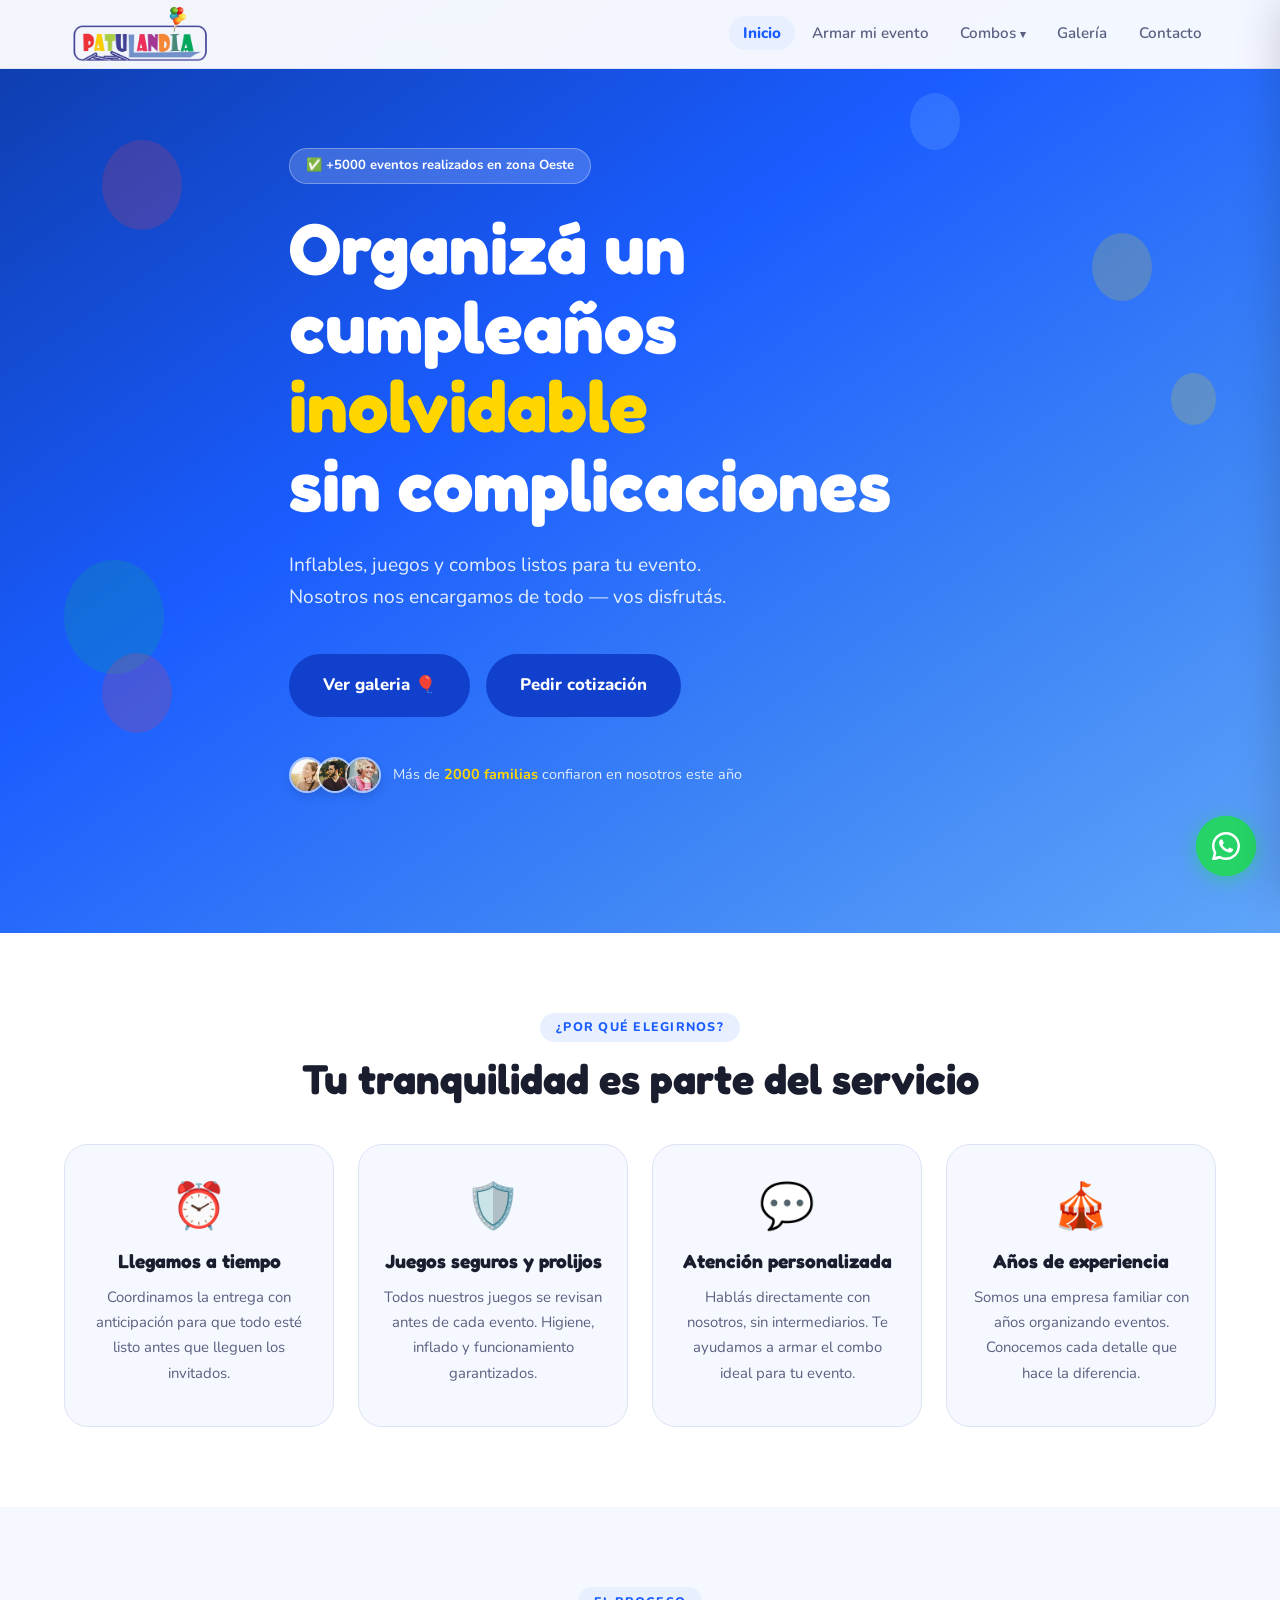
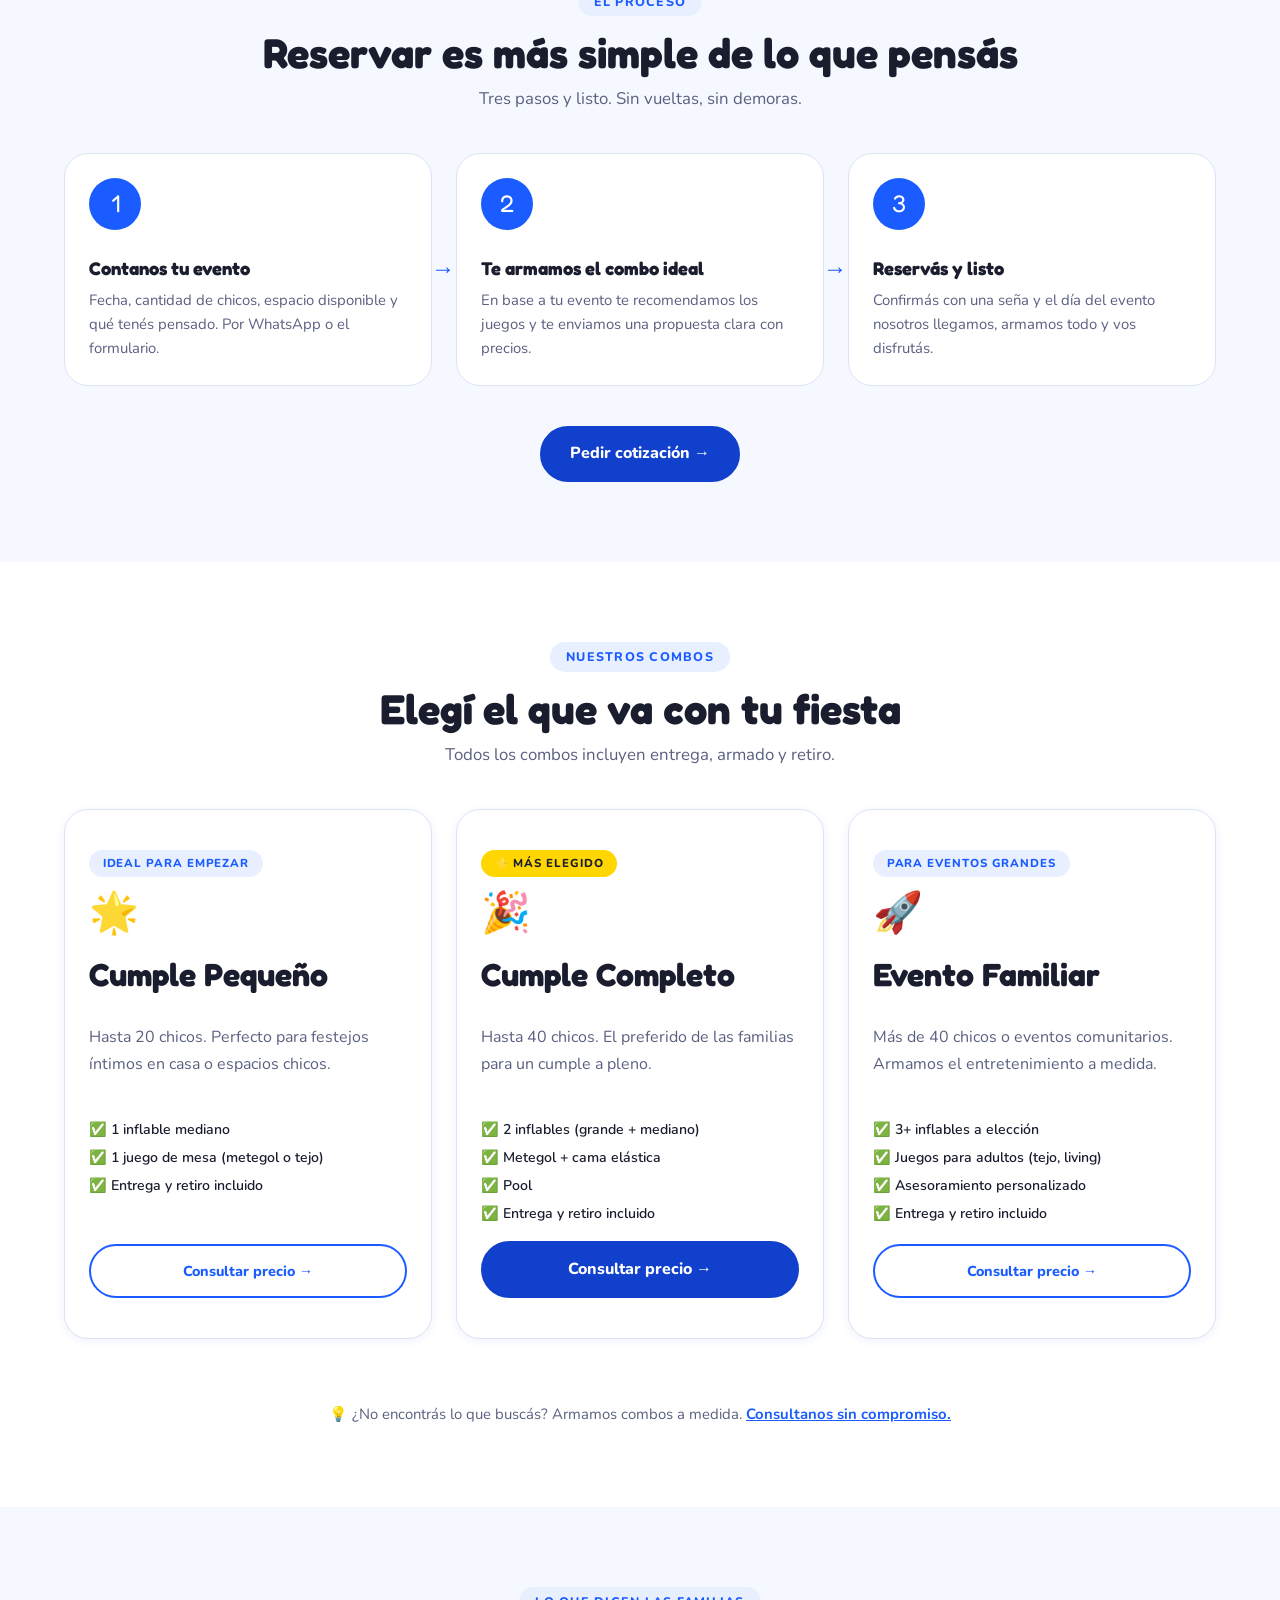
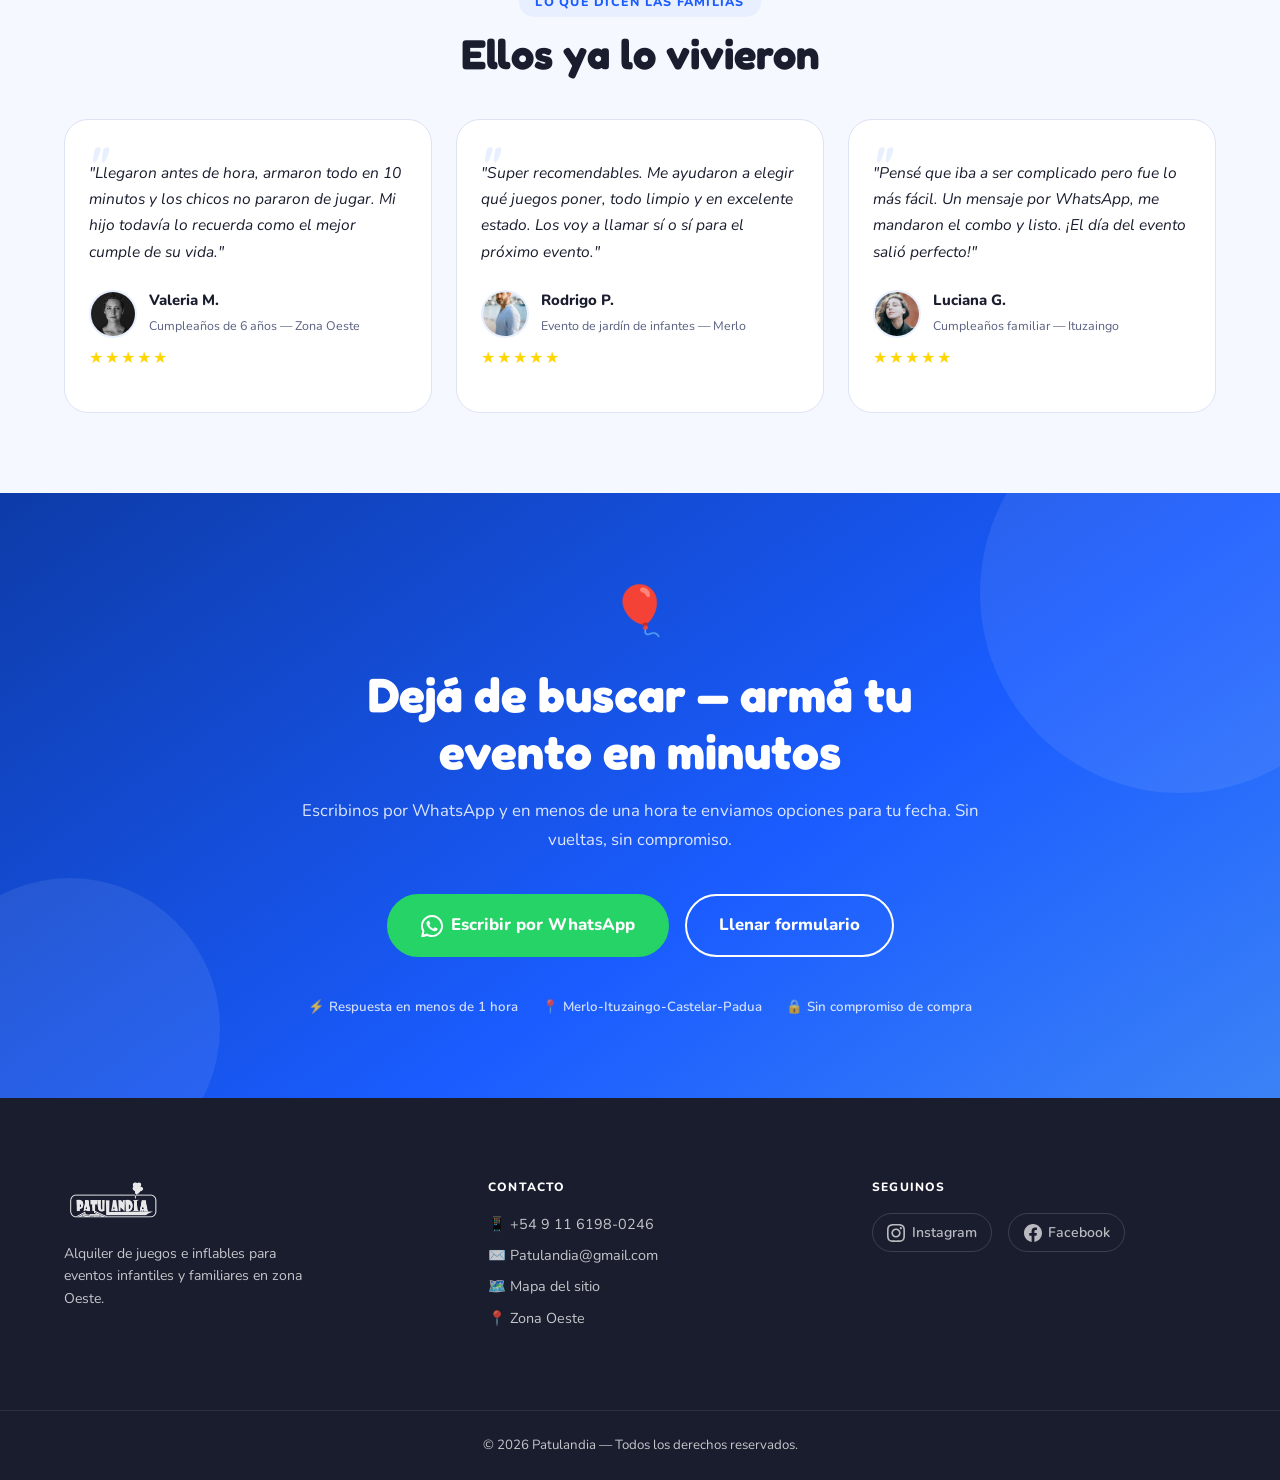
<file: index.html>
<!DOCTYPE html>
<html lang="es">
<head>
  <meta charset="UTF-8" />
  <meta name="viewport" content="width=device-width, initial-scale=1.0" />
  <meta name="description" content="Patulandia — Alquiler de inflables, juegos y combos para eventos infantiles y familiares en GBA y CABA. Puntualidad garantizada." />
  <title>Patulandia — Eventos Infantiles y Familiares</title>

  <link rel="preconnect" href="https://fonts.googleapis.com" />
  <link rel="preconnect" href="https://fonts.gstatic.com" crossorigin />
  <link href="https://fonts.googleapis.com/css2?family=Fredoka+One&family=Nunito:wght@400;600;700;800&display=swap" rel="stylesheet" />
  <link rel="stylesheet" href="./css/estilos.css" />
  <link rel="icon" type="image/png" href="./img/favicon.ico">
</head>
<body>

  <!-- ============================================================
       HEADER
       CORRECCIÓN: el nav-mobile va FUERA del header
       para no romper su layout interno con flex
  ============================================================ -->
  <header class="header" id="header">
    <div class="container header__inner">

      <!-- Logo: tamaño controlado, sin margin que rompa el header -->
      <a href="index.html" class="logo" aria-label="Patulandia — volver al inicio">
        <img
          src="./img/LogoPatulandia_PNG.png"
          alt="Patulandia"
          class="logo__img"
        />
      </a>

      <!-- Navegación desktop (oculta en mobile) -->
      <nav class="nav" aria-label="Menú principal">
        <ul class="nav__list">
          <li><a class="nav__link nav__link--active-page" href="index.html">Inicio</a></li>
          <li><a class="nav__link" href="armar-evento.html">Armar mi evento</a></li>
          <li class="nav__item--dropdown">
            <a class="nav__link nav__link--has-dropdown" href="#" aria-haspopup="true">Combos</a>
          <div class="nav__dropdown" role="menu">
            <div class="nav__dropdown-group">
              <span class="nav__dropdown-label">🎈 Combos Inflables</span>
              <a class="nav__dropdown-link" href="inflable-2x2.html" role="menuitem"><span class="dd-icon">🏠</span><span class="dd-text">Inflable 2x2<span class="dd-badge--hot">🔥 Más pedido</span></span></a>
              <a class="nav__dropdown-link" href="inflable-3x3.html" role="menuitem"><span class="dd-icon">🏠</span><span class="dd-text">Inflable 3x3</span></a>
              <a class="nav__dropdown-link" href="inflable-4x4.html" role="menuitem"><span class="dd-icon">🏠</span><span class="dd-text">Inflable 4x4</span></a>
              <a class="nav__dropdown-link" href="inflable-6x4.html" role="menuitem"><span class="dd-icon">🏠</span><span class="dd-text">Inflable 6x4</span></a>
            </div>
            <div class="nav__dropdown-divider"></div>
            <div class="nav__dropdown-group">
              <span class="nav__dropdown-label">✨ Combos Especiales</span>
                <a class="nav__dropdown-link" href="combo-kids.html" role="menuitem"><span class="dd-icon">🧸</span><span class="dd-text">Combo Kids</span><span class="dd-badge">Popular</span></a>
                <a class="nav__dropdown-link" href="combo-jovenes.html" role="menuitem"><span class="dd-icon">🕹️</span><span class="dd-text">Combo Jóvenes</span></a>
                <a class="nav__dropdown-link" href="combo-saltarin.html" role="menuitem"><span class="dd-icon">🎉</span><span class="dd-text">Combo Saltarín</span></a>
                <a class="nav__dropdown-link" href="combo-adultos.html" role="menuitem"><span class="dd-icon">🎱</span><span class="dd-text">Combo Adultos</span></a>
            </div>
          </div>
          </li>
          <li><a class="nav__link" href="galeria.html">Galería</a></li>
          <li><a class="nav__link" href="contacto.html">Contacto</a></li>
        </ul>
      </nav>

      <!-- Botón hamburguesa -->
      <button
        class="hamburger"
        id="hamburger"
        aria-label="Abrir menú"
        aria-expanded="false"
        aria-controls="navMobile"
        type="button"
      >
        <span></span>
        <span></span>
        <span></span>
      </button>
    </div>
  </header>

  <!--
    NAV MOBILE
  -->
  <div class="nav-mobile-overlay" id="navOverlay" aria-hidden="true"></div>
  <nav class="nav-mobile" id="navMobile" aria-hidden="true" aria-label="Menú mobile">
    <div class="nav-mobile__top">
      <a href="index.html"><img src="./img/LogoPatulandia_PNG.png" alt="Patulandia" class="nav-mobile__logo" /></a>
      <button class="nav-mobile__close" id="navClose" aria-label="Cerrar menú" type="button">✕</button>
    </div>
    <ul class="nav-mobile__list">
      <li><a class="nav-mobile__link nav__link--active-page" href="index.html">Inicio</a></li>
      <li><a class="nav-mobile__link" href="armar-evento.html">Armar mi evento</a></li>
      <li class="nav-mobile__item--parent">
        <a class="nav-mobile__link nav-mobile__link--parent" href="#" aria-expanded="false">
          Combos <span class="nav-mobile__arrow" aria-hidden="true">▾</span>
        </a>
        <div class="nav-mobile__submenu" aria-hidden="true">
          <span class="nav-mobile__submenu-label">🎈 Inflables</span>
          <a class="nav-mobile__submenu-link" href="inflable-2x2.html"><span class="sm-icon">🏠</span> Inflable 2x2<span class="dd-badge dd-badge--hot">🔥 Más pedido</span></a>
          <a class="nav-mobile__submenu-link" href="inflable-3x3.html"><span class="sm-icon">🏠</span> Inflable 3x3</a>
          <a class="nav-mobile__submenu-link" href="inflable-4x4.html"><span class="sm-icon">🏠</span> Inflable 4x4</a>
          <a class="nav-mobile__submenu-link" href="inflable-6x4.html"><span class="sm-icon">🏠</span> Inflable 6x4</a>
          <div class="nav-mobile__submenu-divider"></div>
          <span class="nav-mobile__submenu-label">✨ Especiales</span>
          <a class="nav-mobile__submenu-link" href="combo-kids.html"><span class="sm-icon">🧸</span> Combo Kids<span class="dd-badge">Popular</span></a>
          <a class="nav-mobile__submenu-link" href="combo-jovenes.html"><span class="sm-icon">🕹️</span> Combo Jóvenes</a>
          <a class="nav-mobile__submenu-link" href="combo-saltarin.html"><span class="sm-icon">🎉</span> Combo Saltarín</a>
          <a class="nav-mobile__submenu-link" href="combo-adultos.html"><span class="sm-icon">🎱</span> Combo Adultos</a>
        </div>
      </li>
      <li><a class="nav-mobile__link" href="galeria.html">Galería</a></li>
      <li><a class="nav-mobile__link" href="contacto.html">Contacto</a></li>
    </ul>
  </nav>


  <!-- ============================================================
       SECCIÓN 1 — HERO
  ============================================================ -->
  <section class="hero" id="inicio" aria-label="Inicio">

    <div class="hero__balloons" aria-hidden="true">
      <div class="balloon balloon--red"></div>
      <div class="balloon balloon--yellow"></div>
      <div class="balloon balloon--green"></div>
      <div class="balloon balloon--blue"></div>
      <div class="balloon balloon--red b2"></div>
      <div class="balloon balloon--yellow b3"></div>
    </div>

    <div class="container hero__content">
      <span class="hero__badge reveal">✅ +5000 eventos realizados en zona Oeste</span>

      <h1 class="hero__title reveal reveal--delay-1">
        Organizá un cumpleaños<br />
        <em>inolvidable</em><br />
        sin complicaciones
      </h1>

      <p class="hero__subtitle reveal reveal--delay-2">
        Inflables, juegos y combos listos para tu evento.<br />
        Nosotros nos encargamos de todo — vos disfrutás.
      </p>

      <div class="hero__actions reveal reveal--delay-3">
        <a href="galeria.html" class="btn btn--primary btn--large">Ver galeria 🎈</a>
        <a href="contacto.html" class="btn btn--ghost btn--large">Pedir cotización</a>
      </div>

      <div class="hero__social-proof reveal reveal--delay-4">
    <div class="avatars" aria-hidden="true">
      <img 
        src="./img/mujer_sonriendo.webp" 
        alt="Cliente satisfecho"
        width="40"
        height="40"
        loading="lazy"
        />

      <img 
        src="./img/hombre_mirando_horizonte.webp" 
        alt="Cliente satisfecho"
        width="40"
        height="40"
        loading="lazy"
      />

      <img 
        src="./img/mujer_mayor_sonriendo.webp" 
        alt="Cliente satisfecha"
        width="40"
        height="40"
        loading="lazy"
      />
    </div>

  <p>Más de <strong>2000 familias</strong> confiaron en nosotros este año</p>
</div>
  </section>


  <!-- ============================================================
       SECCIÓN 2 — CONFIANZA
  ============================================================ -->
  <section class="trust" id="confianza" aria-label="Por qué elegirnos">
    <div class="container">
      <div class="section-header reveal">
        <span class="section-label">¿Por qué elegirnos?</span>
        <h2 class="section-title">Tu tranquilidad es parte del servicio</h2>
      </div>

      <div class="trust__grid">
        <article class="trust-card reveal">
          <div class="trust-card__icon" aria-hidden="true">⏰</div>
          <h3 class="trust-card__title">Llegamos a tiempo</h3>
          <p class="trust-card__text">Coordinamos la entrega con anticipación para que todo esté listo antes que lleguen los invitados.</p>
        </article>
        <article class="trust-card reveal reveal--delay-1">
          <div class="trust-card__icon" aria-hidden="true">🛡️</div>
          <h3 class="trust-card__title">Juegos seguros y prolijos</h3>
          <p class="trust-card__text">Todos nuestros juegos se revisan antes de cada evento. Higiene, inflado y funcionamiento garantizados.</p>
        </article>
        <article class="trust-card reveal reveal--delay-2">
          <div class="trust-card__icon" aria-hidden="true">💬</div>
          <h3 class="trust-card__title">Atención personalizada</h3>
          <p class="trust-card__text">Hablás directamente con nosotros, sin intermediarios. Te ayudamos a armar el combo ideal para tu evento.</p>
        </article>
        <article class="trust-card reveal reveal--delay-3">
          <div class="trust-card__icon" aria-hidden="true">🎪</div>
          <h3 class="trust-card__title">Años de experiencia</h3>
          <p class="trust-card__text">Somos una empresa familiar con años organizando eventos. Conocemos cada detalle que hace la diferencia.</p>
        </article>
      </div>
    </div>
  </section>


  <!-- ============================================================
       SECCIÓN 3 — CÓMO FUNCIONA
  ============================================================ -->
  <section class="how" id="como-funciona" aria-label="Cómo funciona">
    <div class="container">
      <div class="section-header reveal">
        <span class="section-label">El proceso</span>
        <h2 class="section-title">Reservar es más simple de lo que pensás</h2>
        <p class="section-subtitle">Tres pasos y listo. Sin vueltas, sin demoras.</p>
      </div>

      <div class="how__steps">
        <div class="step reveal">
          <div class="step__number" aria-hidden="true">1</div>
          <div class="step__content">
            <h3 class="step__title">Contanos tu evento</h3>
            <p class="step__text">Fecha, cantidad de chicos, espacio disponible y qué tenés pensado. Por WhatsApp o el formulario.</p>
          </div>
          <div class="step__arrow" aria-hidden="true">→</div>
        </div>
        <div class="step reveal reveal--delay-1">
          <div class="step__number" aria-hidden="true">2</div>
          <div class="step__content">
            <h3 class="step__title">Te armamos el combo ideal</h3>
            <p class="step__text">En base a tu evento te recomendamos los juegos y te enviamos una propuesta clara con precios.</p>
          </div>
          <div class="step__arrow" aria-hidden="true">→</div>
        </div>
        <div class="step reveal reveal--delay-2">
          <div class="step__number" aria-hidden="true">3</div>
          <div class="step__content">
            <h3 class="step__title">Reservás y listo</h3>
            <p class="step__text">Confirmás con una seña y el día del evento nosotros llegamos, armamos todo y vos disfrutás.</p>
          </div>
        </div>
      </div>

      <div class="how__cta reveal">
        <a href="contacto.html" class="btn btn--primary">Pedir cotización →</a>
      </div>
    </div>
  </section>


  <!-- ============================================================
       SECCIÓN 4 — COMBOS
  ============================================================ -->
  <section class="combos" id="combos" aria-label="Combos y paquetes">
    <div class="container">
      <div class="section-header reveal">
        <span class="section-label">Nuestros combos</span>
        <h2 class="section-title">Elegí el que va con tu fiesta</h2>
        <p class="section-subtitle">Todos los combos incluyen entrega, armado y retiro.</p>
      </div>

      <div class="combos__grid">
        <article class="combo-card reveal">
          <div class="combo-card__badge">Ideal para empezar</div>
          <div class="combo-card__emoji" aria-hidden="true">🌟</div>
          <h3 class="combo-card__title">Cumple Pequeño</h3>
          <p class="combo-card__desc">Hasta 20 chicos. Perfecto para festejos íntimos en casa o espacios chicos.</p>
          <ul class="combo-card__list" aria-label="Incluye">
            <li>✅ 1 inflable mediano</li>
            <li>✅ 1 juego de mesa (metegol o tejo)</li>
            <li>✅ Entrega y retiro incluido</li>
          </ul>
          <a href="contacto.html" class="btn btn--card">Consultar precio →</a>
        </article>

        <article class="combo-card combo-card--max reveal reveal--delay-1">
          <div class="combo-card__badge combo-card__badge--featured">⭐ Más elegido</div>
          <div class="combo-card__emoji" aria-hidden="true">🎉</div>
          <h3 class="combo-card__title">Cumple Completo</h3>
          <p class="combo-card__desc">Hasta 40 chicos. El preferido de las familias para un cumple a pleno.</p>
          <ul class="combo-card__list" aria-label="Incluye">
            <li>✅ 2 inflables (grande + mediano)</li>
            <li>✅ Metegol + cama elástica</li>
            <li>✅ Pool</li>
            <li>✅ Entrega y retiro incluido</li>
          </ul>
          <a href="contacto.html" class="btn btn--primary">Consultar precio →</a>
        </article>

        <article class="combo-card reveal reveal--delay-2">
          <div class="combo-card__badge">Para eventos grandes</div>
          <div class="combo-card__emoji" aria-hidden="true">🚀</div>
          <h3 class="combo-card__title">Evento Familiar</h3>
          <p class="combo-card__desc">Más de 40 chicos o eventos comunitarios. Armamos el entretenimiento a medida.</p>
          <ul class="combo-card__list" aria-label="Incluye">
            <li>✅ 3+ inflables a elección</li>
            <li>✅ Juegos para adultos (tejo, living)</li>
            <li>✅ Asesoramiento personalizado</li>
            <li>✅ Entrega y retiro incluido</li>
          </ul>
          <a href="contacto.html" class="btn btn--card">Consultar precio →</a>
        </article>
      </div>

      <p class="combos__note reveal">
        💡 ¿No encontrás lo que buscás? Armamos combos a medida.
        <a href="contacto.html">Consultanos sin compromiso.</a>
      </p>
    </div>
  </section>


  <!-- ============================================================
       SECCIÓN 5 — TESTIMONIOS
  ============================================================ -->
  <section class="testimonios" id="testimonios" aria-label="Opiniones de clientes">
    <div class="container">
      <div class="section-header reveal">
        <span class="section-label">Lo que dicen las familias</span>
        <h2 class="section-title">Ellos ya lo vivieron</h2>
      </div>

      <div class="testimonios__grid">
        <blockquote class="testimonio reveal">
          <p class="testimonio__text">"Llegaron antes de hora, armaron todo en 10 minutos y los chicos no pararon de jugar. Mi hijo todavía lo recuerda como el mejor cumple de su vida."</p>
          <footer class="testimonio__footer">
            <img src="img/mujer_pelo_corto.webp" alt="Foto de Valeria" class="testimonio__avatar" width="48" height="48" loading="lazy" />
            <div>
              <cite class="testimonio__name">Valeria M.</cite>
              <span class="testimonio__detail">Cumpleaños de 6 años — Zona Oeste</span>
            </div>
          </footer>
          <div class="testimonio__stars" aria-label="5 estrellas">★★★★★</div>
        </blockquote>

        <blockquote class="testimonio reveal reveal--delay-1">
          <p class="testimonio__text">"Super recomendables. Me ayudaron a elegir qué juegos poner, todo limpio y en excelente estado. Los voy a llamar sí o sí para el próximo evento."</p>
          <footer class="testimonio__footer">
            <img src="img/hombre_en_la_playa.webp" alt="Foto de Rodrigo" class="testimonio__avatar" width="48" height="48" loading="lazy" />
            <div>
              <cite class="testimonio__name">Rodrigo P.</cite>
              <span class="testimonio__detail">Evento de jardín de infantes — Merlo</span>
            </div>
          </footer>
          <div class="testimonio__stars" aria-label="5 estrellas">★★★★★</div>
        </blockquote>

        <blockquote class="testimonio reveal reveal--delay-2">
          <p class="testimonio__text">"Pensé que iba a ser complicado pero fue lo más fácil. Un mensaje por WhatsApp, me mandaron el combo y listo. ¡El día del evento salió perfecto!"</p>
          <footer class="testimonio__footer">
            <img src="img/cliente_satisfecha_2.webp" alt="Foto de Luciana" class="testimonio__avatar" width="48" height="48" loading="lazy" />
            <div>
              <cite class="testimonio__name">Luciana G.</cite>
              <span class="testimonio__detail">Cumpleaños familiar — Ituzaingo</span>
            </div>
          </footer>
          <div class="testimonio__stars" aria-label="5 estrellas">★★★★★</div>
        </blockquote>
      </div>
    </div>
  </section>

  

  <!-- ============================================================
       SECCIÓN 7 — CTA FINAL
  ============================================================ -->
  <section class="cta-final" id="contacto" aria-label="Reservar evento">
    <div class="container cta-final__inner">
      <div class="cta-final__content reveal">
        <span class="cta-final__emoji" aria-hidden="true">🎈</span>
        <h2 class="cta-final__title">Dejá de buscar — armá tu evento en minutos</h2>
        <p class="cta-final__subtitle">
          Escribinos por WhatsApp y en menos de una hora te enviamos opciones para tu fecha. Sin vueltas, sin compromiso.
        </p>
        <div class="cta-final__actions">
          <a
            href="https://wa.me/5491161980246?text=Hola%20Patulandia!%20Quiero%20consultar%20por%20un%20evento"
            class="btn btn--whatsapp btn--large"
            target="_blank"
            rel="noopener noreferrer"
          >
            <svg width="22" height="22" viewBox="0 0 24 24" fill="currentColor" aria-hidden="true">
              <path d="M17.472 14.382c-.297-.149-1.758-.867-2.03-.967-.273-.099-.471-.148-.67.15-.197.297-.767.966-.94 1.164-.173.199-.347.223-.644.075-.297-.15-1.255-.463-2.39-1.475-.883-.788-1.48-1.761-1.653-2.059-.173-.297-.018-.458.13-.606.134-.133.298-.347.446-.52.149-.174.198-.298.298-.497.099-.198.05-.371-.025-.52-.075-.149-.669-1.612-.916-2.207-.242-.579-.487-.5-.669-.51-.173-.008-.371-.01-.57-.01-.198 0-.52.074-.792.372-.272.297-1.04 1.016-1.04 2.479 0 1.462 1.065 2.875 1.213 3.074.149.198 2.096 3.2 5.077 4.487.709.306 1.262.489 1.694.625.712.227 1.36.195 1.871.118.571-.085 1.758-.719 2.006-1.413.248-.694.248-1.289.173-1.413-.074-.124-.272-.198-.57-.347z"/>
              <path d="M12 0C5.373 0 0 5.373 0 12c0 2.123.554 4.112 1.523 5.837L.057 23.882a.5.5 0 00.611.611l6.094-1.479A11.94 11.94 0 0012 24c6.627 0 12-5.373 12-12S18.627 0 12 0zm0 21.9a9.87 9.87 0 01-5.032-1.378l-.36-.214-3.73.905.923-3.634-.235-.374A9.869 9.869 0 012.1 12C2.1 6.533 6.533 2.1 12 2.1S21.9 6.533 21.9 12 17.467 21.9 12 21.9z"/>
            </svg>
            Escribir por WhatsApp
          </a>
          <a href="contacto.html" class="btn btn--outline-white btn--large">Llenar formulario</a>
        </div>
        <ul class="cta-final__trust" aria-label="Garantías">
          <li>⚡ Respuesta en menos de 1 hora</li>
          <li>📍 Merlo-Ituzaingo-Castelar-Padua</li>
          <li>🔒 Sin compromiso de compra</li>
        </ul>
      </div>
    </div>
  </section>


  <!-- ============================================================
       FOOTER
  ============================================================ -->
  <footer class="footer" id="footer">
    <div class="container footer__inner">

      <div class="footer__brand">
        <a href="index.html" class="footer__logo-link" aria-label="Patulandia — inicio">
          <img src="./img/LogoPatulandia_PNG.png" alt="Patulandia" class="footer__logo-img" />
        </a>
        <p class="footer__tagline">Alquiler de juegos e inflables para eventos infantiles y familiares en zona Oeste.</p>
      </div>

      <div class="footer__contact">
        <h3 class="footer__heading">Contacto</h3>
        <ul class="footer__list">  
        <li>
          <a href="https://wa.me/5491161980246?text=Hola%20quiero%20consultar%20por%20un%20evento"
          target="_blank" rel="noopener noreferrer"> 📱 +54 9 11 6198-0246</a>
        </li>

          <li><a href="mailto:patulandia@gmail">✉️ Patulandia@gmail.com</a></li>
          <li><a href="mapa-sitio.html">🗺️ Mapa del sitio</a></li>
          <li>📍 Zona Oeste</li>
        </ul>
      </div>

      <div class="footer__social">
        <h3 class="footer__heading">Seguinos</h3>
        <div class="social-links">
          <a href="https://www.instagram.com/patulandia.entretenimientos/" class="social-link" aria-label="Instagram de Patulandia" target="_blank" rel="noopener noreferrer">
            <svg width="18" height="18" viewBox="0 0 24 24" fill="currentColor" aria-hidden="true">
              <path d="M12 2.163c3.204 0 3.584.012 4.85.07 3.252.148 4.771 1.691 4.919 4.919.058 1.265.069 1.645.069 4.849 0 3.205-.012 3.584-.069 4.849-.149 3.225-1.664 4.771-4.919 4.919-1.266.058-1.644.07-4.85.07-3.204 0-3.584-.012-4.849-.07-3.26-.149-4.771-1.699-4.919-4.92-.058-1.265-.07-1.644-.07-4.849 0-3.204.013-3.583.07-4.849.149-3.227 1.664-4.771 4.919-4.919 1.266-.057 1.645-.069 4.849-.069zm0-2.163c-3.259 0-3.667.014-4.947.072-4.358.2-6.78 2.618-6.98 6.98-.059 1.281-.073 1.689-.073 4.948 0 3.259.014 3.668.072 4.948.2 4.358 2.618 6.78 6.98 6.98 1.281.058 1.689.072 4.948.072 3.259 0 3.668-.014 4.948-.072 4.354-.2 6.782-2.618 6.979-6.98.059-1.28.073-1.689.073-4.948 0-3.259-.014-3.667-.072-4.947-.196-4.354-2.617-6.78-6.979-6.98-1.281-.059-1.69-.073-4.949-.073zm0 5.838c-3.403 0-6.162 2.759-6.162 6.162s2.759 6.163 6.162 6.163 6.162-2.759 6.162-6.163c0-3.403-2.759-6.162-6.162-6.162zm0 10.162c-2.209 0-4-1.79-4-4 0-2.209 1.791-4 4-4s4 1.791 4 4c0 2.21-1.791 4-4 4zm6.406-11.845c-.796 0-1.441.645-1.441 1.44s.645 1.44 1.441 1.44c.795 0 1.439-.645 1.439-1.44s-.644-1.44-1.439-1.44z"/>
            </svg>
            Instagram
          </a>
          <a href="https://www.facebook.com/AlquilerdeInflablesPatulandia?locale=es_LA" class="social-link" aria-label="Facebook de Patulandia" target="_blank" rel="noopener noreferrer">
            <svg width="18" height="18" viewBox="0 0 24 24" fill="currentColor" aria-hidden="true">
              <path d="M24 12.073c0-6.627-5.373-12-12-12s-12 5.373-12 12c0 5.99 4.388 10.954 10.125 11.854v-8.385H7.078v-3.47h3.047V9.43c0-3.007 1.792-4.669 4.533-4.669 1.312 0 2.686.235 2.686.235v2.953H15.83c-1.491 0-1.956.925-1.956 1.874v2.25h3.328l-.532 3.47h-2.796v8.385C19.612 23.027 24 18.062 24 12.073z"/>
            </svg>
            Facebook
          </a>
        </div>
      </div>
    </div>

    <div class="footer__bottom">
      <div class="container">
        <p>© <span id="currentYear"></span> Patulandia — Todos los derechos reservados.</p>
      </div>
    </div>
  </footer>


  <!-- Botón flotante WhatsApp -->
  <a
    href="https://wa.me/5491161980246?text=Hola%20Patulandia!%20Quiero%20consultar%20por%20un%20evento"
    class="whatsapp-float"
    target="_blank"
    rel="noopener noreferrer"
    aria-label="Contactar por WhatsApp"
  >
    <svg width="28" height="28" viewBox="0 0 24 24" fill="currentColor" aria-hidden="true">
      <path d="M17.472 14.382c-.297-.149-1.758-.867-2.03-.967-.273-.099-.471-.148-.67.15-.197.297-.767.966-.94 1.164-.173.199-.347.223-.644.075-.297-.15-1.255-.463-2.39-1.475-.883-.788-1.48-1.761-1.653-2.059-.173-.297-.018-.458.13-.606.134-.133.298-.347.446-.52.149-.174.198-.298.298-.497.099-.198.05-.371-.025-.52-.075-.149-.669-1.612-.916-2.207-.242-.579-.487-.5-.669-.51-.173-.008-.371-.01-.57-.01-.198 0-.52.074-.792.372-.272.297-1.04 1.016-1.04 2.479 0 1.462 1.065 2.875 1.213 3.074.149.198 2.096 3.2 5.077 4.487.709.306 1.262.489 1.694.625.712.227 1.36.195 1.871.118.571-.085 1.758-.719 2.006-1.413.248-.694.248-1.289.173-1.413-.074-.124-.272-.198-.57-.347z"/>
      <path d="M12 0C5.373 0 0 5.373 0 12c0 2.123.554 4.112 1.523 5.837L.057 23.882a.5.5 0 00.611.611l6.094-1.479A11.94 11.94 0 0012 24c6.627 0 12-5.373 12-12S18.627 0 12 0zm0 21.9a9.87 9.87 0 01-5.032-1.378l-.36-.214-3.73.905.923-3.634-.235-.374A9.869 9.869 0 012.1 12C2.1 6.533 6.533 2.1 12 2.1S21.9 6.533 21.9 12 17.467 21.9 12 21.9z"/>
    </svg>
    <span class="whatsapp-float__pulse" aria-hidden="true"></span>
  </a>

  <script src="./js/index.js"></script>
</body>
</html>
</file>
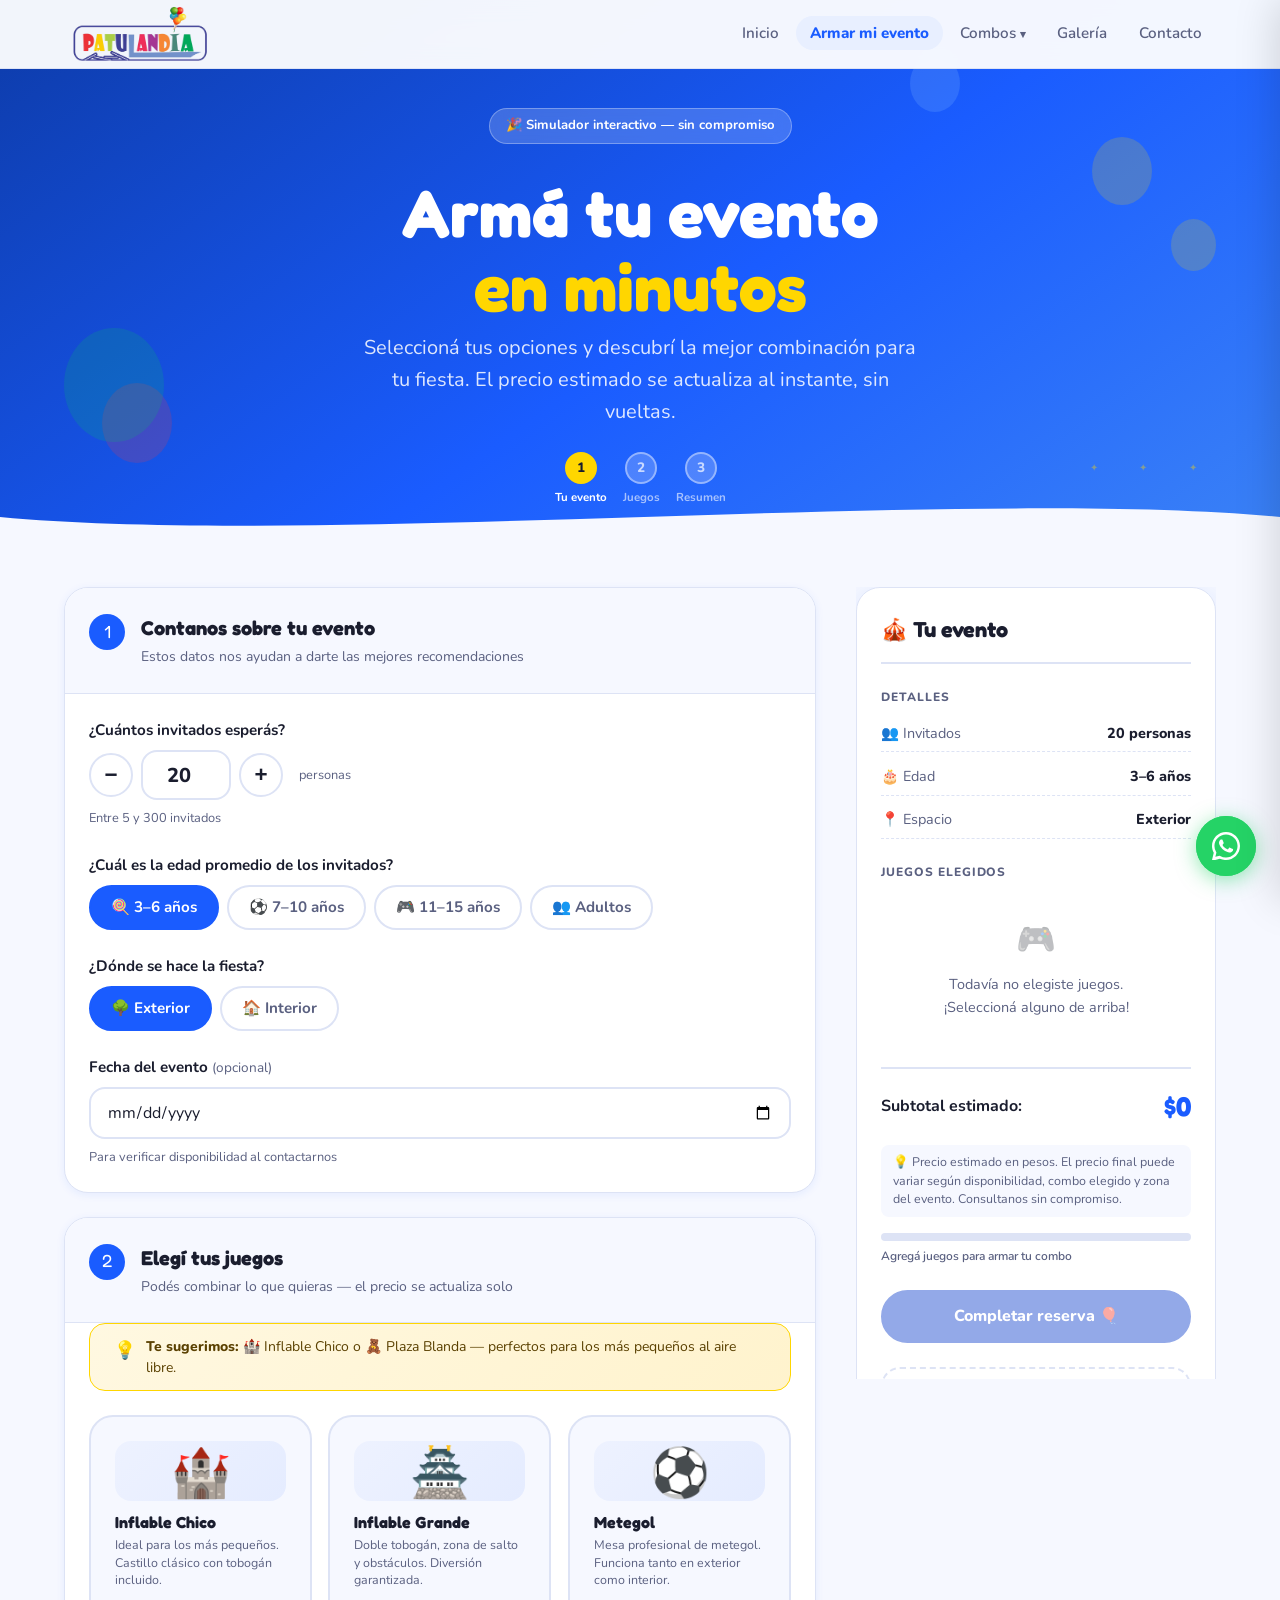
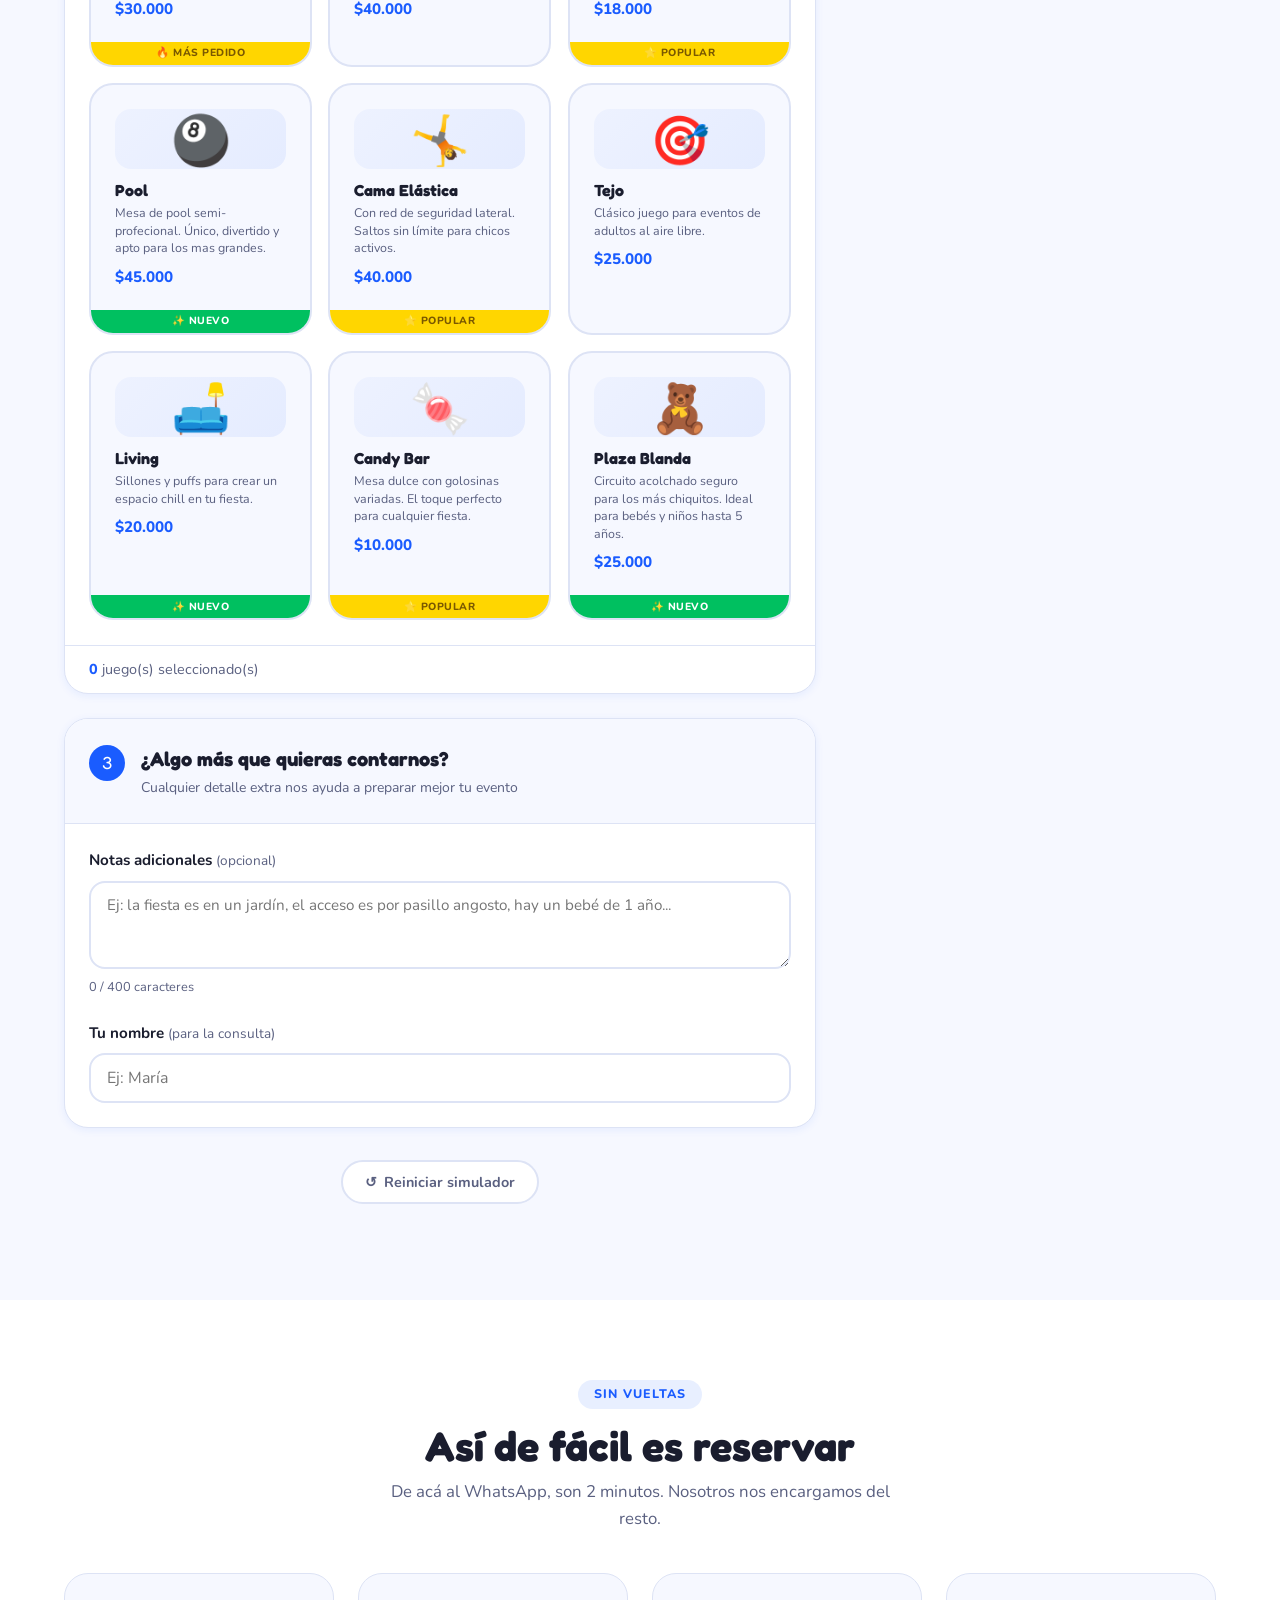
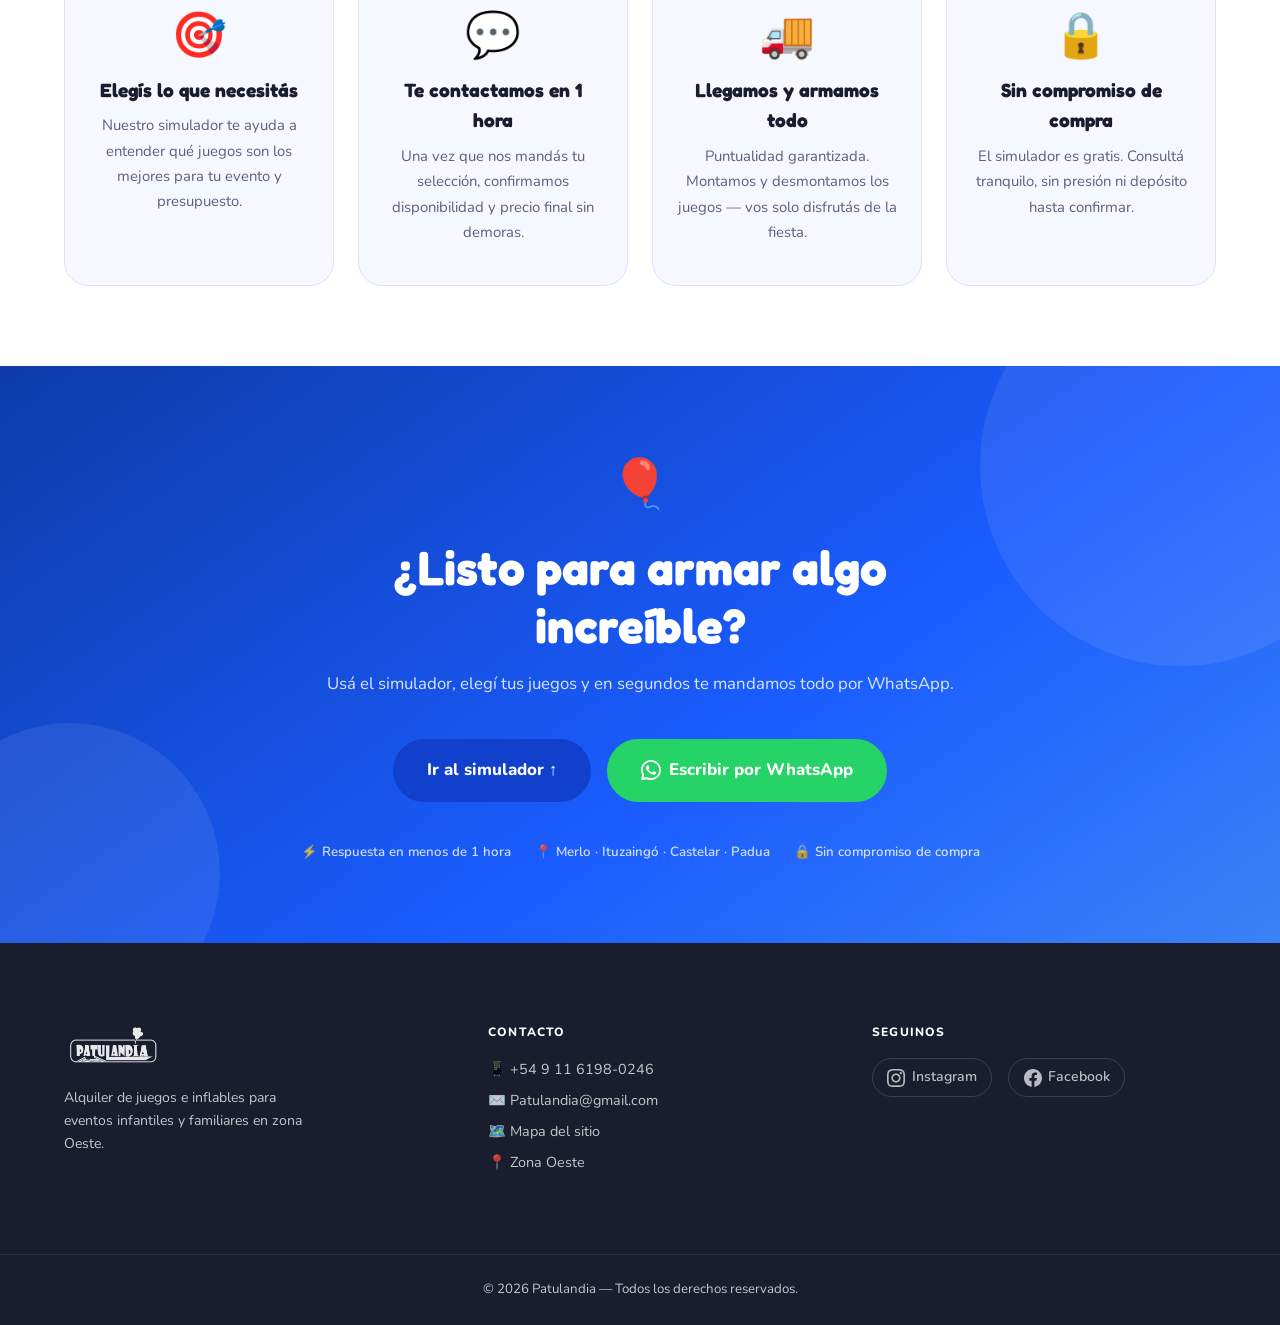
<file: armar-evento.html>
<!DOCTYPE html>
<html lang="es">
<head>
  <meta charset="UTF-8" />
  <meta name="viewport" content="width=device-width, initial-scale=1.0" />
  <meta name="description" content="Patulandia — Armá tu evento ideal. Seleccioná juegos, estimá el presupuesto y reservá en minutos. Inflables y juegos para fiestas en Zona Oeste." />
  <title>Armá tu evento — Patulandia</title>

  <link rel="preconnect" href="https://fonts.googleapis.com" />
  <link rel="preconnect" href="https://fonts.gstatic.com" crossorigin />
  <link href="https://fonts.googleapis.com/css2?family=Fredoka+One&family=Nunito:wght@400;600;700;800&display=swap" rel="stylesheet" />
  <link rel="icon" type="image/png" href="./img/favicon.ico">

  <link rel="stylesheet" href="./css/estilos.css" />
  <link rel="stylesheet" href="./css/estilos-nuevos.css">
</head>
<body>

  <!-- ============================================================
      HEADER — idéntico al index
  ============================================================ -->
  <header class="header" id="header">
    <div class="container header__inner">
      <a href="index.html" class="logo" aria-label="Patulandia — volver al inicio">
        <img
          src="./img/LogoPatulandia_PNG.png"
          alt="Patulandia"
          class="logo__img"
        />
      </a>

      <nav class="nav" aria-label="Menú principal">
        <ul class="nav__list">
          <li><a class="nav__link" href="index.html">Inicio</a></li>
          <li><a class="nav__link nav__link--active-page" href="armar-evento.html">Armar mi evento</a></li>
          <li class="nav__item--dropdown">
            <a class="nav__link nav__link--has-dropdown" href="javascript:void(0)" aria-haspopup="true">Combos</a>
          <div class="nav__dropdown" role="menu">
            <div class="nav__dropdown-group">
            <span class="nav__dropdown-label">🎈 Combos Inflables</span>
              <a class="nav__dropdown-link" href="inflable-2x2.html" role="menuitem"><span class="dd-icon">🏠</span><span class="dd-text">Inflable 2x2<span class="dd-badge--hot">🔥 Más pedido</span></span></a>
            <a class="nav__dropdown-link" href="inflable-3x3.html" role="menuitem"><span class="dd-icon">🏠</span><span class="dd-text">Inflable 3x3</span></a>
            <a class="nav__dropdown-link" href="inflable-4x4.html" role="menuitem"><span class="dd-icon">🏠</span><span class="dd-text">Inflable 4x4</span></a>
            <a class="nav__dropdown-link" href="inflable-6x4.html" role="menuitem"><span class="dd-icon">🏠</span><span class="dd-text">Inflable 6x4</span></a>
          </div>
        <div class="nav__dropdown-divider"></div>
        <div class="nav__dropdown-group">
          <span class="nav__dropdown-label">✨ Combos Especiales</span>
          <a class="nav__dropdown-link" href="combo-kids.html" role="menuitem"><span class="dd-icon">🧸</span><span class="dd-text">Combo Kids</span><span class="dd-badge">Popular</span></a>
          <a class="nav__dropdown-link" href="combo-jovenes.html" role="menuitem"><span class="dd-icon">🕹️</span><span class="dd-text">Combo Jóvenes</span></a>
          <a class="nav__dropdown-link" href="combo-saltarin.html" role="menuitem"><span class="dd-icon">🎉</span><span class="dd-text">Combo Saltarín</span></a>
          <a class="nav__dropdown-link" href="combo-adultos.html" role="menuitem"><span class="dd-icon">🎱</span><span class="dd-text">Combo Adultos</span></a>
          </div>
        </div>
    </li>
    <li><a class="nav__link" href="galeria.html">Galería</a></li>
    <li><a class="nav__link" href="contacto.html">Contacto</a></li>
  </ul>
</nav>

      <button
        class="hamburger"
        id="hamburger"
        aria-label="Abrir menú"
        aria-expanded="false"
        aria-controls="navMobile"
        type="button"
      >
        <span></span>
        <span></span>
        <span></span>
      </button>
    </div>
  </header>

  <!-- ===== NAV MOBILE ===== -->
  <div class="nav-mobile-overlay" id="navOverlay" aria-hidden="true"></div>
  <nav class="nav-mobile" id="navMobile" aria-hidden="true" aria-label="Menú mobile">
    <div class="nav-mobile__top">
      <a href="index.html"><img src="./img/LogoPatulandia_PNG.png" alt="Patulandia" class="nav-mobile__logo" /></a>
      <button class="nav-mobile__close" id="navClose" aria-label="Cerrar menú" type="button">✕</button>
    </div>
    <ul class="nav-mobile__list">
      <li><a class="nav-mobile__link" href="index.html">Inicio</a></li>
      <li><a class="nav-mobile__link nav__link--active-page" href="armar-evento.html">Armar mi evento</a></li>
      <li class="nav-mobile__item--parent">
        <a class="nav-mobile__link nav-mobile__link--parent" href="#" aria-expanded="false">
          Combos <span class="nav-mobile__arrow" aria-hidden="true">▾</span>
        </a>
        <div class="nav-mobile__submenu" aria-hidden="true">
          <span class="nav-mobile__submenu-label">🎈 Inflables</span>
          <a class="nav-mobile__submenu-link" href="inflable-2x2.html"><span class="sm-icon">🏠</span> Inflable 2x2<span class="dd-badge dd-badge--hot">🔥 Más pedido</span></a>
          <a class="nav-mobile__submenu-link" href="inflable-3x3.html"><span class="sm-icon">🏠</span> Inflable 3x3</a>
          <a class="nav-mobile__submenu-link" href="inflable-4x4.html"><span class="sm-icon">🏠</span> Inflable 4x4</a>
          <a class="nav-mobile__submenu-link" href="inflable-6x4.html"><span class="sm-icon">🏠</span> Inflable 6x4</a>
          <div class="nav-mobile__submenu-divider"></div>
          <span class="nav-mobile__submenu-label">✨ Especiales</span>
          <a class="nav-mobile__submenu-link" href="combo-kids.html"><span class="sm-icon">🧸</span> Combo Kids<span class="dd-badge">Popular</span></a>
          <a class="nav-mobile__submenu-link" href="combo-jovenes.html"><span class="sm-icon">🕹️</span> Combo Jóvenes</a>
          <a class="nav-mobile__submenu-link" href="combo-saltarin.html"><span class="sm-icon">🎉</span> Combo Saltarín</a>
          <a class="nav-mobile__submenu-link" href="combo-adultos.html"><span class="sm-icon">🎱</span> Combo Adultos</a>
        </div>
      </li>
      <li><a class="nav-mobile__link" href="galeria.html">Galería</a></li>
      <li><a class="nav-mobile__link" href="contacto.html">Contacto</a></li>
    </ul>
  </nav>



  <!-- ============================================================
       HERO DEL SIMULADOR
  ============================================================ -->
  <section class="builder-hero" aria-label="Armá tu evento" style="overflow:hidden;">

    <!-- Globos decorativos del mismo sistema que el index -->
    <div class="hero__balloons" aria-hidden="true" style="z-index:0;pointer-events:none;">
      <div class="balloon balloon--yellow"></div>
      <div class="balloon balloon--red b2"></div>
      <div class="balloon balloon--green"></div>
      <div class="balloon balloon--blue"></div>
      <div class="balloon balloon--yellow b3"></div>
    </div>

    <div class="container" style="position:relative;z-index:1;">
      <div class="builder-hero__inner" style="align-items:center;text-align:center;">

        <div class="builder-hero__text" style="max-width:700px;margin:0 auto;">
          <span class="hero__badge">🎉 Simulador interactivo — sin compromiso</span>
          <h1 class="builder-hero__title" style="font-size:clamp(2.6rem,7vw,4.2rem);margin-top:0.5rem;">
            Armá tu evento<br />
            <em>en minutos</em>
          </h1>
          <p class="builder-hero__subtitle" style="font-size:clamp(1.05rem,2.5vw,1.25rem);max-width:560px;margin:0 auto;">
            Seleccioná tus opciones y descubrí la mejor combinación para tu fiesta.
            El precio estimado se actualiza al instante, sin vueltas.
          </p>
        </div>

        <!-- Barra de progreso (3 pasos) -->
        <div class="progress-bar" role="list" aria-label="Pasos del simulador" style="margin:0 auto;">
          <div class="progress-bar__step progress-bar__step--active" id="step-dot-1" role="listitem">
            <div class="progress-bar__dot">1</div>
            <span class="progress-bar__label">Tu evento</span>
          </div>
          <div class="progress-bar__line" aria-hidden="true"></div>
          <div class="progress-bar__step" id="step-dot-2" role="listitem">
            <div class="progress-bar__dot">2</div>
            <span class="progress-bar__label">Juegos</span>
          </div>
          <div class="progress-bar__line" aria-hidden="true"></div>
          <div class="progress-bar__step" id="step-dot-3" role="listitem">
            <div class="progress-bar__dot">3</div>
            <span class="progress-bar__label">Resumen</span>
          </div>
        </div>

      </div>
    </div>

    <!-- Ola de transición -->
    <div class="hero__wave" aria-hidden="true" style="height:60px;">
      <svg viewBox="0 0 1440 60" preserveAspectRatio="none" xmlns="http://www.w3.org/2000/svg">
        <path d="M0,30 C360,60 1080,0 1440,30 L1440,60 L0,60 Z" fill="var(--color-bg)" />
      </svg>
    </div>
  </section>


  <!-- ============================================================
       SIMULADOR PRINCIPAL
  ============================================================ -->
  <main class="builder-main" id="simulador">
    <div class="container">
      <div class="builder-layout">

        <!-- ====================================================
             COLUMNA IZQUIERDA: FORMULARIO
        ==================================================== -->
        <div class="builder-form">

          <!-- BLOQUE 1: DATOS DEL EVENTO -->
          <section class="form-block reveal" id="bloque-datos" aria-labelledby="bloque1-title">
            <div class="form-block__header">
              <div class="form-block__number" aria-hidden="true">1</div>
              <div>
                <h2 class="form-block__title" id="bloque1-title">Contanos sobre tu evento</h2>
                <p class="form-block__subtitle">Estos datos nos ayudan a darte las mejores recomendaciones</p>
              </div>
            </div>

            <div class="form-block__body">

              <!-- Cantidad de invitados -->
              <div class="field">
                <label class="field__label" for="qty-input">¿Cuántos invitados esperás?</label>
                <div class="field__input-group">
                  <button class="qty-btn" id="qty-minus" type="button" aria-label="Menos invitados">−</button>
                  <input
                    class="field__input field__input--qty"
                    type="number"
                    id="qty-input"
                    name="invitados"
                    value="20"
                    min="5"
                    max="300"
                    aria-label="Cantidad de invitados"
                  />
                  <button class="qty-btn" id="qty-plus" type="button" aria-label="Más invitados">+</button>
                  <span class="field__hint" style="margin-left:0.5rem;" id="qty-label">personas</span>
                </div>
                <p class="field__hint">Entre 5 y 300 invitados</p>
              </div>

              <!-- Edad promedio -->
              <div class="field">
                <label class="field__label">¿Cuál es la edad promedio de los invitados?</label>
                <div class="toggle-group" role="group" aria-label="Rango de edad">
                  <button class="toggle-btn toggle-btn--active" type="button" data-edad="3-6">🍭 3–6 años</button>
                  <button class="toggle-btn" type="button" data-edad="7-10">⚽ 7–10 años</button>
                  <button class="toggle-btn" type="button" data-edad="11-15">🎮 11–15 años</button>
                  <button class="toggle-btn" type="button" data-edad="adultos">👥 Adultos</button>
                </div>
              </div>

              <!-- Tipo de espacio -->
              <div class="field">
                <label class="field__label">¿Dónde se hace la fiesta?</label>
                <div class="toggle-group" role="group" aria-label="Tipo de espacio">
                  <button class="toggle-btn toggle-btn--active" type="button" data-espacio="exterior">🌳 Exterior</button>
                  <button class="toggle-btn" type="button" data-espacio="interior">🏠 Interior</button>
                </div>
              </div>

              <!-- Fecha del evento (opcional) -->
              <div class="field">
                <label class="field__label" for="fecha-evento">Fecha del evento <span style="font-weight:400;color:var(--color-text-muted);font-size:0.85rem;">(opcional)</span></label>
                <input class="field__input" type="date" id="fecha-evento" name="fecha" />
                <p class="field__hint">Para verificar disponibilidad al contactarnos</p>
              </div>

            </div>
          </section>

          <!-- BLOQUE 2: SELECCIÓN DE JUEGOS -->
          <section class="form-block reveal reveal--delay-1" id="bloque-juegos" aria-labelledby="bloque2-title">
            <div class="form-block__header">
              <div class="form-block__number" aria-hidden="true">2</div>
              <div>
                <h2 class="form-block__title" id="bloque2-title">Elegí tus juegos</h2>
                <p class="form-block__subtitle">Podés combinar lo que quieras — el precio se actualiza solo</p>
              </div>
            </div>

            <!-- Chip de recomendaciones automáticas -->
            <div class="recommendation-chip" id="recommendation-chip" aria-live="polite">
              <span class="recommendation-chip__icon">💡</span>
              <p class="recommendation-chip__text">
                <strong>Te sugerimos:</strong>
                <span id="recommendation-text">completá los datos del evento para recibir sugerencias personalizadas.</span>
              </p>
            </div>

            <!-- Grid de juegos -->
            <div class="games-grid" id="games-grid" role="list">

              <!-- INFLABLE CHICO -->
              <article
                class="game-card"
                id="game-inflable-chico"
                data-id="inflable-chico"
                data-price="30000"
                data-emoji="🏰"
                data-name="Inflable Chico"
                data-tags="3-6,7-10,exterior"
                role="listitem"
                tabindex="0"
                aria-pressed="false"
                aria-label="Inflable Chico — $30.000"
              >
                <div class="game-card__check" aria-hidden="true">✓</div>
                <div class="game-card__placeholder" aria-hidden="true">🏰</div>
                <div class="game-card__body">
                  <h3 class="game-card__name">Inflable Chico</h3>
                  <p class="game-card__desc">Ideal para los más pequeños. Castillo clásico con tobogán incluido.</p>
                  <p class="game-card__price">$30.000</p>
                </div>
                <div class="game-card__badge game-card__badge--popular">🔥 Más pedido</div>
              </article>

              <!-- INFLABLE GRANDE -->
              <article
                class="game-card"
                id="game-inflable-grande"
                data-id="inflable-grande"
                data-price="40000"
                data-emoji="🏯"
                data-name="Inflable Grande"
                data-tags="3-6,7-10,11-15,exterior"
                role="listitem"
                tabindex="0"
                aria-pressed="false"
                aria-label="Inflable Grande — $40.000"
              >
                <div class="game-card__check" aria-hidden="true">✓</div>
                <div class="game-card__placeholder" aria-hidden="true">🏯</div>
                <div class="game-card__body">
                  <h3 class="game-card__name">Inflable Grande</h3>
                  <p class="game-card__desc">Doble tobogán, zona de salto y obstáculos. Diversión garantizada.</p>
                  <p class="game-card__price">$40.000</p>
                </div>
              </article>

              <!-- METEGOL -->
              <article
                class="game-card"
                id="game-metegol"
                data-id="metegol"
                data-price="18000"
                data-emoji="⚽"
                data-name="Metegol"
                data-tags="7-10,11-15,adultos,interior,exterior"
                role="listitem"
                tabindex="0"
                aria-pressed="false"
                aria-label="Metegol — $18.000"
              >
                <div class="game-card__check" aria-hidden="true">✓</div>
                <div class="game-card__placeholder" aria-hidden="true">⚽</div>
                <div class="game-card__body">
                  <h3 class="game-card__name">Metegol</h3>
                  <p class="game-card__desc">Mesa profesional de metegol. Funciona tanto en exterior como interior.</p>
                  <p class="game-card__price">$18.000</p>
                </div>
                <div class="game-card__badge game-card__badge--popular">⭐ Popular</div>
              </article>

              <!-- POOL / TEJO INFLABLE -->
              <article
                class="game-card"
                id="game-pool"
                data-id="pool"
                data-price="45000"
                data-emoji="🎱"
                data-name="Pool"
                data-tags="7-10,11-15,adultos,exterior"
                role="listitem"
                tabindex="0"
                aria-pressed="false"
                aria-label="Pool — $45.000"
              >
                <div class="game-card__check" aria-hidden="true">✓</div>
                <div class="game-card__placeholder" aria-hidden="true">🎱</div>
                <div class="game-card__body">
                  <h3 class="game-card__name">Pool</h3>
                  <p class="game-card__desc">Mesa de pool semi-profecional. Único, divertido y apto para los mas grandes.</p>
                  <p class="game-card__price">$45.000</p>
                </div>
                <div class="game-card__badge game-card__badge--new">✨ Nuevo</div>
              </article>

              <!-- CAMA ELÁSTICA -->
              <article
                class="game-card"
                id="game-cama"
                data-id="cama"
                data-price="40000"
                data-emoji="🤸"
                data-name="Cama Elástica"
                data-tags="3-6,7-10,11-15,exterior"
                role="listitem"
                tabindex="0"
                aria-pressed="false"
                aria-label="Cama Elástica — $40000"
              >
                <div class="game-card__check" aria-hidden="true">✓</div>
                <div class="game-card__placeholder" aria-hidden="true">🤸</div>
                <div class="game-card__body">
                  <h3 class="game-card__name">Cama Elástica</h3>
                  <p class="game-card__desc">Con red de seguridad lateral. Saltos sin límite para chicos activos.</p>
                  <p class="game-card__price">$40.000</p>
                </div>
                <div class="game-card__badge game-card__badge--popular">⭐ Popular</div>
              </article>
              
              <!-- TEJO -->
              <article
                class="game-card"
                id="game-tejo"
                data-id="tejo"
                data-price="25000"
                data-emoji="🎯"
                data-name="Tejo"
                data-tags="adultos,exterior"
                role="listitem"
                tabindex="0"
                aria-pressed="false"
                aria-label="Tejo — $25.000"
              >
                <div class="game-card__check" aria-hidden="true">✓</div>
                <div class="game-card__placeholder" aria-hidden="true">🎯</div>
                <div class="game-card__body">
                  <h3 class="game-card__name">Tejo</h3>
                  <p class="game-card__desc">Clásico juego para eventos de adultos al aire libre.</p>
                  <p class="game-card__price">$25.000</p>
                </div>
                
              </article>

              <!-- LIVING INFLABLE -->
              <article
                class="game-card"
                id="game-living"
                data-id="living"
                data-price="20000"
                data-emoji="🛋️"
                data-name="Living"
                data-tags="adultos,11-15,interior,exterior"
                role="listitem"
                tabindex="0"
                aria-pressed="false"
                aria-label="Living — $20.000"
              >
                <div class="game-card__check" aria-hidden="true">✓</div>
                <div class="game-card__placeholder" aria-hidden="true">🛋️</div>
                <div class="game-card__body">
                  <h3 class="game-card__name">Living</h3>
                  <p class="game-card__desc">Sillones y puffs para crear un espacio chill en tu fiesta.</p>
                  <p class="game-card__price">$20.000</p>
                </div>
                <div class="game-card__badge game-card__badge--new">✨ Nuevo</div>
              </article>
              <!-- CANDY BAR -->
              <article
                class="game-card"
                id="game-candy"
                data-id="candy"
                data-price="10000"
                data-emoji="🍬"
                data-name="Candy Bar"
                data-tags="3-6,7-10,11-15,adultos,interior,exterior"
                role="listitem"
                tabindex="0"
                aria-pressed="false"
                aria-label="Candy Bar — $10.000"
>
            <div class="game-card__check" aria-hidden="true">✓</div>
            <div class="game-card__placeholder" aria-hidden="true">🍬</div>
            <div class="game-card__body">
              <h3 class="game-card__name">Candy Bar</h3>
              <p class="game-card__desc">Mesa dulce con golosinas variadas. El toque perfecto para cualquier fiesta.</p>
              <p class="game-card__price">$10.000</p>
            </div>
            <div class="game-card__badge game-card__badge--popular">⭐ Popular</div>
            </article>

<!-- PLAZA BLANDA -->
        <article
        id="game-plaza"
        class="game-card"
        data-id="plaza"
        data-price="25000"
        data-emoji="🧸"
        data-name="Plaza Blanda"
        data-tags="3-6,interior,exterior"
        role="listitem"
        tabindex="0"
        aria-pressed="false"
        aria-label="Plaza Blanda — $25.000"
>
      <div class="game-card__check" aria-hidden="true">✓</div>
      <div class="game-card__placeholder" aria-hidden="true">🧸</div>
      <div class="game-card__body">
        <h3 class="game-card__name">Plaza Blanda</h3>
        <p class="game-card__desc">Circuito acolchado seguro para los más chiquitos. Ideal para bebés y niños hasta 5 años.</p>
        <p class="game-card__price">$25.000</p>
      </div>
      <div class="game-card__badge game-card__badge--new">✨ Nuevo</div>
    </article>

              
              
            </div><!-- /games-grid -->

            <!-- Contador de seleccionados -->
            <div class="selection-counter" id="selection-counter" aria-live="polite">
              <strong id="selection-count">0</strong> juego(s) seleccionado(s)
            </div>

          </section>

          <!-- BLOQUE 3: NOTAS ADICIONALES -->
          <section class="form-block reveal reveal--delay-2" id="bloque-notas" aria-labelledby="bloque3-title">
            <div class="form-block__header">
              <div class="form-block__number" aria-hidden="true">3</div>
              <div>
                <h2 class="form-block__title" id="bloque3-title">¿Algo más que quieras contarnos?</h2>
                <p class="form-block__subtitle">Cualquier detalle extra nos ayuda a preparar mejor tu evento</p>
              </div>
            </div>
            <div class="form-block__body">
              <div class="field">
                <label class="field__label" for="notas">Notas adicionales <span style="font-weight:400;color:var(--color-text-muted);font-size:0.85rem;">(opcional)</span></label>
                <textarea
                  class="field__textarea"
                  id="notas"
                  name="notas"
                  placeholder="Ej: la fiesta es en un jardín, el acceso es por pasillo angosto, hay un bebé de 1 año..."
                  maxlength="400"
                  rows="3"
                ></textarea>
                <p class="field__hint" id="notas-counter" aria-live="polite">0 / 400 caracteres</p>
              </div>

              <!-- Nombre para el contacto -->
              <div class="field">
                <label class="field__label" for="nombre-contacto">Tu nombre <span style="font-weight:400;color:var(--color-text-muted);font-size:0.85rem;">(para la consulta)</span></label>
                <input
                  class="field__input"
                  type="text"
                  id="nombre-contacto"
                  name="nombre"
                  placeholder="Ej: María"
                  autocomplete="given-name"
                />
              </div>
            </div>
          </section>

          <!-- BOTÓN SUBMIT — visible solo en mobile -->
          <div class="builder-submit--mobile" id="submit-mobile">
            <button
              class="btn btn--primary btn--full"
              id="btn-submit-mobile"
              type="button"
              disabled
            >
              Ver opciones por WhatsApp 🎈
            </button>
            <p class="builder-submit__hint" id="hint-mobile">Seleccioná al menos un juego para continuar</p>
          </div>

          <!-- BOTÓN REINICIAR SIMULADOR -->
          <div class="simulator-reset-wrap">
            <button class="btn-reset-simulator" id="btn-reset" type="button" aria-label="Reiniciar simulador">
              <span aria-hidden="true">↺</span> Reiniciar simulador
            </button>
          </div>

        </div><!-- /builder-form -->


        <!-- ====================================================
             COLUMNA DERECHA: PANEL DE RESUMEN (sticky en desktop)
        ==================================================== -->
        <aside class="summary-panel" id="summary-panel" aria-label="Resumen de tu evento">
          <div class="summary-panel__inner">

            <h2 class="summary-panel__title">🎪 Tu evento</h2>

            <!-- Detalles del evento -->
            <div class="summary-section">
              <p class="summary-section__heading">Detalles</p>
              <div class="summary-details">
                <div class="summary-detail">
                  <span class="summary-detail__label">👥 Invitados</span>
                  <span class="summary-detail__value" id="sum-invitados">20</span>
                </div>
                <div class="summary-detail">
                  <span class="summary-detail__label">🎂 Edad</span>
                  <span class="summary-detail__value" id="sum-edad">3–6 años</span>
                </div>
                <div class="summary-detail">
                  <span class="summary-detail__label">📍 Espacio</span>
                  <span class="summary-detail__value" id="sum-espacio">Exterior</span>
                </div>
                <div class="summary-detail" id="sum-fecha-row" style="display:none;">
                  <span class="summary-detail__label">📅 Fecha</span>
                  <span class="summary-detail__value" id="sum-fecha">—</span>
                </div>
              </div>
            </div>

            <!-- Juegos seleccionados -->
            <div class="summary-section">
              <p class="summary-section__heading">Juegos elegidos</p>
              <div id="summary-items" role="list">
                <div class="summary-empty" id="summary-empty">
                  <span class="summary-empty__icon" aria-hidden="true">🎮</span>
                  Todavía no elegiste juegos.<br />¡Seleccioná alguno de arriba!
                </div>
              </div>
            </div>

            <!-- Total estimado -->
            <div class="summary-total">
              <div class="summary-total__row">
                <span>Subtotal estimado:</span>
                <span class="summary-total__price" id="summary-price">$0</span>
              </div>
              <p class="summary-total__disclaimer">
                💡 Precio estimado en pesos. El precio final puede variar según disponibilidad, combo elegido y zona del evento. Consultanos sin compromiso.
              </p>

              <!-- Barra de completado -->
              <div class="summary-fill-bar" aria-label="Completado del evento">
                <div class="summary-fill-bar__track">
                  <div class="summary-fill-bar__fill" id="summary-fill" role="progressbar" aria-valuenow="0" aria-valuemin="0" aria-valuemax="100"></div>
                </div>
                <p class="summary-fill-bar__label" id="summary-fill-label">Agregá juegos para armar tu combo</p>
              </div>
            </div>

            <!-- Botón CTA desktop -->
            <button
              class="btn btn--primary btn--full"
              id="btn-submit-desktop"
              type="button"
              disabled
            >
              Completar reserva 🎈
            </button>

            

            <!-- Reiniciar desde el panel -->
            <button class="btn-reset-simulator btn-reset-simulator--panel" id="btn-reset-panel" type="button" aria-label="Reiniciar simulador">
              <span aria-hidden="true">↺</span> Reiniciar
            </button>

          </div>
        </aside><!-- /summary-panel -->

      </div><!-- /builder-layout -->
    </div><!-- /container -->
  </main>


  <!-- ============================================================
       SECCIÓN: POR QUÉ ARMARLO CON NOSOTROS
  ============================================================ -->
  <section class="trust" aria-label="Por qué elegirnos">
    <div class="container">
      <div class="section-header reveal">
        <span class="section-label">Sin vueltas</span>
        <h2 class="section-title">Así de fácil es reservar</h2>
        <p class="section-subtitle">De acá al WhatsApp, son 2 minutos. Nosotros nos encargamos del resto.</p>
      </div>

      <div class="trust__grid">
        <article class="trust-card reveal">
          <div class="trust-card__icon">🎯</div>
          <h3 class="trust-card__title">Elegís lo que necesitás</h3>
          <p class="trust-card__text">Nuestro simulador te ayuda a entender qué juegos son los mejores para tu evento y presupuesto.</p>
        </article>
        <article class="trust-card reveal reveal--delay-1">
          <div class="trust-card__icon">💬</div>
          <h3 class="trust-card__title">Te contactamos en 1 hora</h3>
          <p class="trust-card__text">Una vez que nos mandás tu selección, confirmamos disponibilidad y precio final sin demoras.</p>
        </article>
        <article class="trust-card reveal reveal--delay-2">
          <div class="trust-card__icon">🚚</div>
          <h3 class="trust-card__title">Llegamos y armamos todo</h3>
          <p class="trust-card__text">Puntualidad garantizada. Montamos y desmontamos los juegos — vos solo disfrutás de la fiesta.</p>
        </article>
        <article class="trust-card reveal reveal--delay-3">
          <div class="trust-card__icon">🔒</div>
          <h3 class="trust-card__title">Sin compromiso de compra</h3>
          <p class="trust-card__text">El simulador es gratis. Consultá tranquilo, sin presión ni depósito hasta confirmar.</p>
        </article>
      </div>
    </div>
  </section>


  <!-- ============================================================
       CTA FINAL
  ============================================================ -->
  <section class="cta-final" aria-label="Reservar evento">
    <div class="container cta-final__inner">
      <div class="cta-final__content reveal">
        <span class="cta-final__emoji" aria-hidden="true">🎈</span>
        <h2 class="cta-final__title">¿Listo para armar algo increíble?</h2>
        <p class="cta-final__subtitle">
          Usá el simulador, elegí tus juegos y en segundos te mandamos todo por WhatsApp.
        </p>
        <div class="cta-final__actions">
          <a
            href="#simulador"
            class="btn btn--primary btn--large"
          >
            Ir al simulador ↑
          </a>
          <a
            href="https://wa.me/5491161980246?text=Hola%20Patulandia!%20Quiero%20consultar%20por%20un%20evento"
            class="btn btn--whatsapp btn--large"
            target="_blank"
            rel="noopener noreferrer"
          >
            <svg width="20" height="20" viewBox="0 0 24 24" fill="currentColor" aria-hidden="true">
              <path d="M17.472 14.382c-.297-.149-1.758-.867-2.03-.967-.273-.099-.471-.148-.67.15-.197.297-.767.966-.94 1.164-.173.199-.347.223-.644.075-.297-.15-1.255-.463-2.39-1.475-.883-.788-1.48-1.761-1.653-2.059-.173-.297-.018-.458.13-.606.134-.133.298-.347.446-.52.149-.174.198-.298.298-.497.099-.198.05-.371-.025-.52-.075-.149-.669-1.612-.916-2.207-.242-.579-.487-.5-.669-.51-.173-.008-.371-.01-.57-.01-.198 0-.52.074-.792.372-.272.297-1.04 1.016-1.04 2.479 0 1.462 1.065 2.875 1.213 3.074.149.198 2.096 3.2 5.077 4.487.709.306 1.262.489 1.694.625.712.227 1.36.195 1.871.118.571-.085 1.758-.719 2.006-1.413.248-.694.248-1.289.173-1.413-.074-.124-.272-.198-.57-.347z"/>
              <path d="M12 0C5.373 0 0 5.373 0 12c0 2.123.554 4.112 1.523 5.837L.057 23.882a.5.5 0 00.611.611l6.094-1.479A11.94 11.94 0 0012 24c6.627 0 12-5.373 12-12S18.627 0 12 0zm0 21.9a9.87 9.87 0 01-5.032-1.378l-.36-.214-3.73.905.923-3.634-.235-.374A9.869 9.869 0 012.1 12C2.1 6.533 6.533 2.1 12 2.1S21.9 6.533 21.9 12 17.467 21.9 12 21.9z"/>
            </svg>
            Escribir por WhatsApp
          </a>
        </div>
        <ul class="cta-final__trust" aria-label="Garantías">
          <li>⚡ Respuesta en menos de 1 hora</li>
          <li>📍 Merlo · Ituzaingó · Castelar · Padua</li>
          <li>🔒 Sin compromiso de compra</li>
        </ul>
      </div>
    </div>
  </section>


  <!-- ============================================================
       FOOTER — idéntico al index
  ============================================================ -->
  <footer class="footer" id="footer">
    <div class="container footer__inner">

      <div class="footer__brand">
        <a href="index.html" class="footer__logo-link" aria-label="Patulandia — inicio">
          <img src="./img/LogoPatulandia_PNG.png" alt="Patulandia" class="footer__logo-img" />
        </a>
        <p class="footer__tagline">Alquiler de juegos e inflables para eventos infantiles y familiares en zona Oeste.</p>
      </div>

      <div class="footer__contact">
        <h3 class="footer__heading">Contacto</h3>
        <ul class="footer__list">
          <li>
            <a href="https://wa.me/5491161980246?text=Hola%20quiero%20consultar%20por%20un%20evento" target="_blank" rel="noopener noreferrer">
              📱 +54 9 11 6198-0246
            </a>
          </li>
          <li><a href="mailto:patulandia@gmail">✉️ Patulandia@gmail.com</a></li>
          <li><a href="mapa-sitio.html">🗺️ Mapa del sitio</a></li>
          <li>📍 Zona Oeste</li>
        </ul>
      </div>

      <div class="footer__social">
        <h3 class="footer__heading">Seguinos</h3>
        <div class="social-links">
          <a href="https://www.instagram.com/patulandia.entretenimientos/" class="social-link" aria-label="Instagram de Patulandia" target="_blank" rel="noopener noreferrer">
            <svg width="18" height="18" viewBox="0 0 24 24" fill="currentColor" aria-hidden="true">
              <path d="M12 2.163c3.204 0 3.584.012 4.85.07 3.252.148 4.771 1.691 4.919 4.919.058 1.265.069 1.645.069 4.849 0 3.205-.012 3.584-.069 4.849-.149 3.225-1.664 4.771-4.919 4.919-1.266.058-1.644.07-4.85.07-3.204 0-3.584-.012-4.849-.07-3.26-.149-4.771-1.699-4.919-4.92-.058-1.265-.07-1.644-.07-4.849 0-3.204.013-3.583.07-4.849.149-3.227 1.664-4.771 4.919-4.919 1.266-.057 1.645-.069 4.849-.069zm0-2.163c-3.259 0-3.667.014-4.947.072-4.358.2-6.78 2.618-6.98 6.98-.059 1.281-.073 1.689-.073 4.948 0 3.259.014 3.668.072 4.948.2 4.358 2.618 6.78 6.98 6.98 1.281.058 1.689.072 4.948.072 3.259 0 3.668-.014 4.948-.072 4.354-.2 6.782-2.618 6.979-6.98.059-1.28.073-1.689.073-4.948 0-3.259-.014-3.667-.072-4.947-.196-4.354-2.617-6.78-6.979-6.98-1.281-.059-1.69-.073-4.949-.073zm0 5.838c-3.403 0-6.162 2.759-6.162 6.162s2.759 6.163 6.162 6.163 6.162-2.759 6.162-6.163c0-3.403-2.759-6.162-6.162-6.162zm0 10.162c-2.209 0-4-1.79-4-4 0-2.209 1.791-4 4-4s4 1.791 4 4c0 2.21-1.791 4-4 4zm6.406-11.845c-.796 0-1.441.645-1.441 1.44s.645 1.44 1.441 1.44c.795 0 1.439-.645 1.439-1.44s-.644-1.44-1.439-1.44z"/>
            </svg>
            Instagram
          </a>
          <a href="https://www.facebook.com/AlquilerdeInflablesPatulandia?locale=es_LA" class="social-link" aria-label="Facebook de Patulandia" target="_blank" rel="noopener noreferrer">
            <svg width="18" height="18" viewBox="0 0 24 24" fill="currentColor" aria-hidden="true">
              <path d="M24 12.073c0-6.627-5.373-12-12-12s-12 5.373-12 12c0 5.99 4.388 10.954 10.125 11.854v-8.385H7.078v-3.47h3.047V9.43c0-3.007 1.792-4.669 4.533-4.669 1.312 0 2.686.235 2.686.235v2.953H15.83c-1.491 0-1.956.925-1.956 1.874v2.25h3.328l-.532 3.47h-2.796v8.385C19.612 23.027 24 18.062 24 12.073z"/>
            </svg>
            Facebook
          </a>
        </div>
      </div>
    </div>

    <div class="footer__bottom">
      <div class="container">
        <p>© <span id="currentYear"></span> Patulandia — Todos los derechos reservados.</p>
      </div>
    </div>
  </footer>


  <!-- Botón flotante WhatsApp -->
  <a
    href="https://wa.me/5491161980246?text=Hola%20Patulandia!%20Quiero%20consultar%20por%20un%20evento"
    class="whatsapp-float"
    target="_blank"
    rel="noopener noreferrer"
    aria-label="Contactar por WhatsApp"
  >
    <svg width="28" height="28" viewBox="0 0 24 24" fill="currentColor" aria-hidden="true">
      <path d="M17.472 14.382c-.297-.149-1.758-.867-2.03-.967-.273-.099-.471-.148-.67.15-.197.297-.767.966-.94 1.164-.173.199-.347.223-.644.075-.297-.15-1.255-.463-2.39-1.475-.883-.788-1.48-1.761-1.653-2.059-.173-.297-.018-.458.13-.606.134-.133.298-.347.446-.52.149-.174.198-.298.298-.497.099-.198.05-.371-.025-.52-.075-.149-.669-1.612-.916-2.207-.242-.579-.487-.5-.669-.51-.173-.008-.371-.01-.57-.01-.198 0-.52.074-.792.372-.272.297-1.04 1.016-1.04 2.479 0 1.462 1.065 2.875 1.213 3.074.149.198 2.096 3.2 5.077 4.487.709.306 1.262.489 1.694.625.712.227 1.36.195 1.871.118.571-.085 1.758-.719 2.006-1.413.248-.694.248-1.289.173-1.413-.074-.124-.272-.198-.57-.347z"/>
      <path d="M12 0C5.373 0 0 5.373 0 12c0 2.123.554 4.112 1.523 5.837L.057 23.882a.5.5 0 00.611.611l6.094-1.479A11.94 11.94 0 0012 24c6.627 0 12-5.373 12-12S18.627 0 12 0zm0 21.9a9.87 9.87 0 01-5.032-1.378l-.36-.214-3.73.905.923-3.634-.235-.374A9.869 9.869 0 012.1 12C2.1 6.533 6.533 2.1 12 2.1S21.9 6.533 21.9 12 17.467 21.9 12 21.9z"/>
    </svg>
    <span class="whatsapp-float__pulse" aria-hidden="true"></span>
  </a>

  <!-- Scripts — primero el global, luego el específico de esta página -->
  <script src="./js/index.js"></script>
  <script src="./js/armar-evento.js"></script>
</body>
</html>
</file>
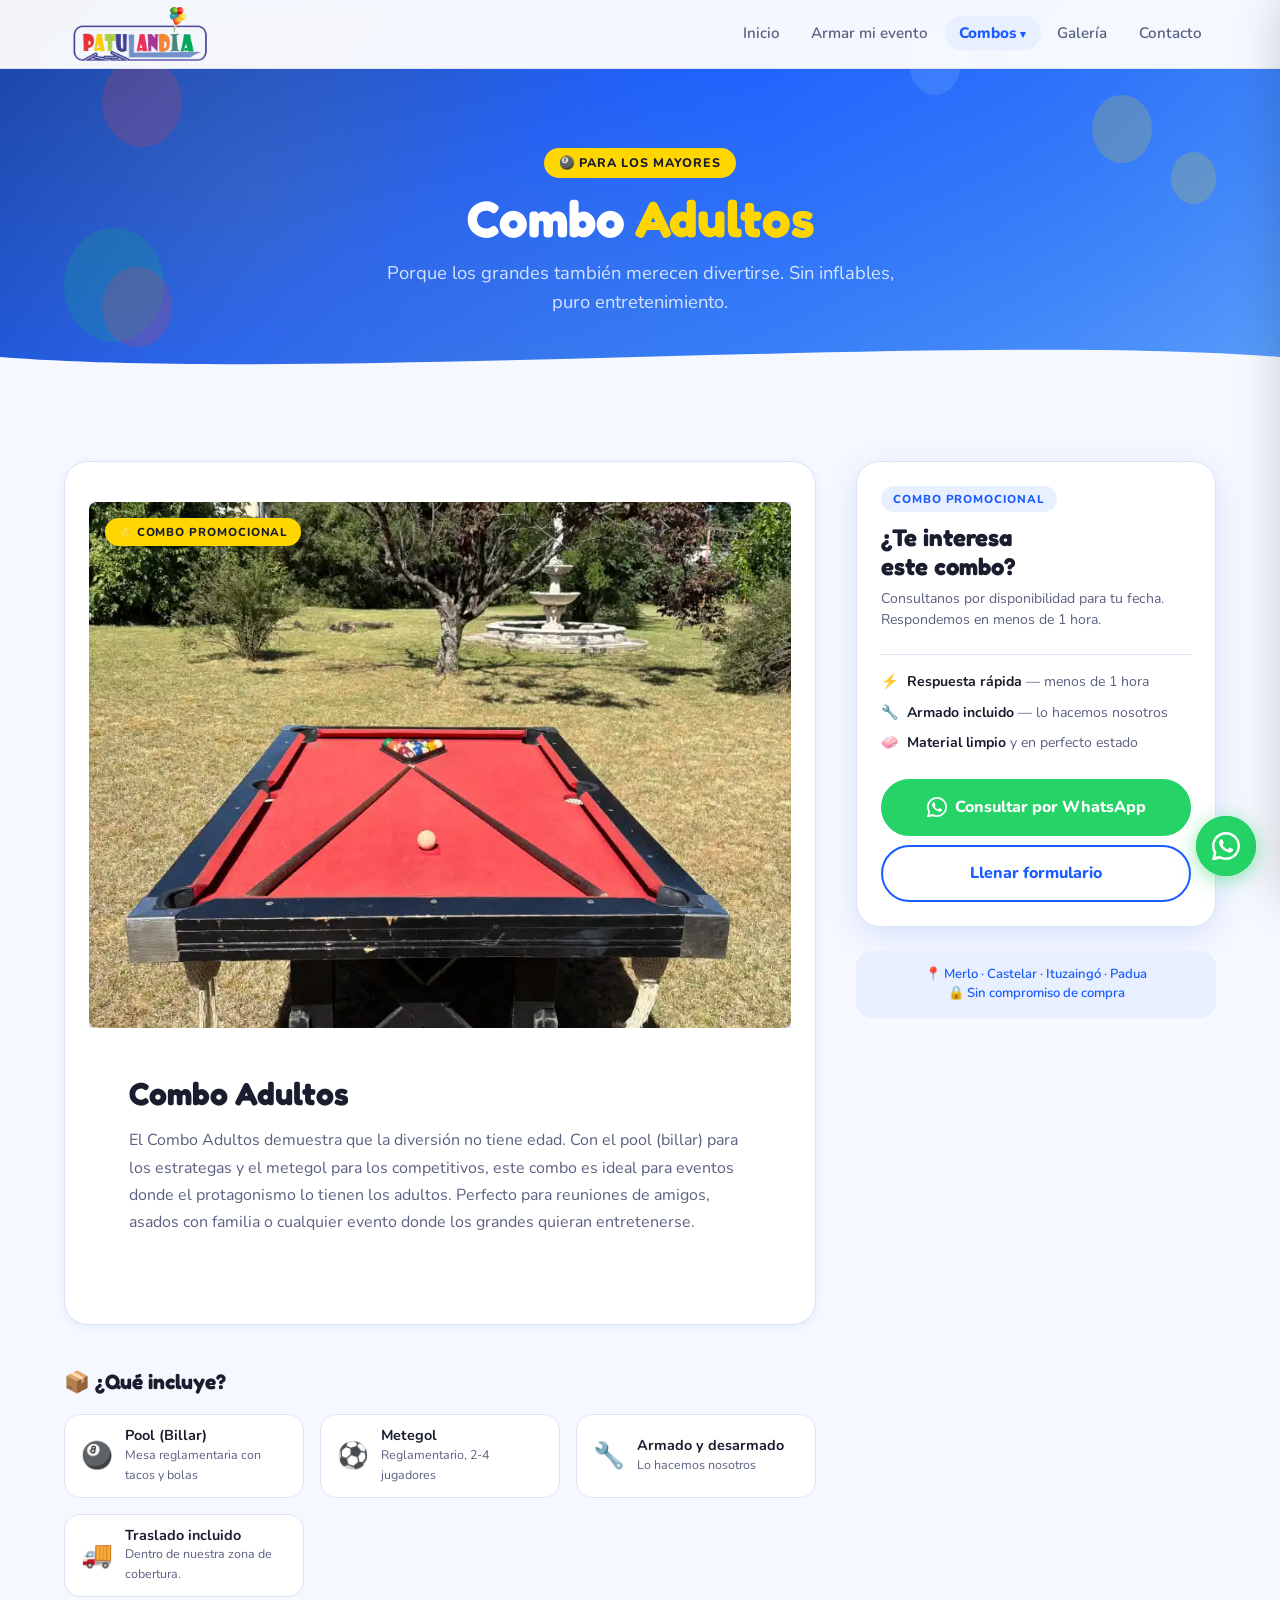
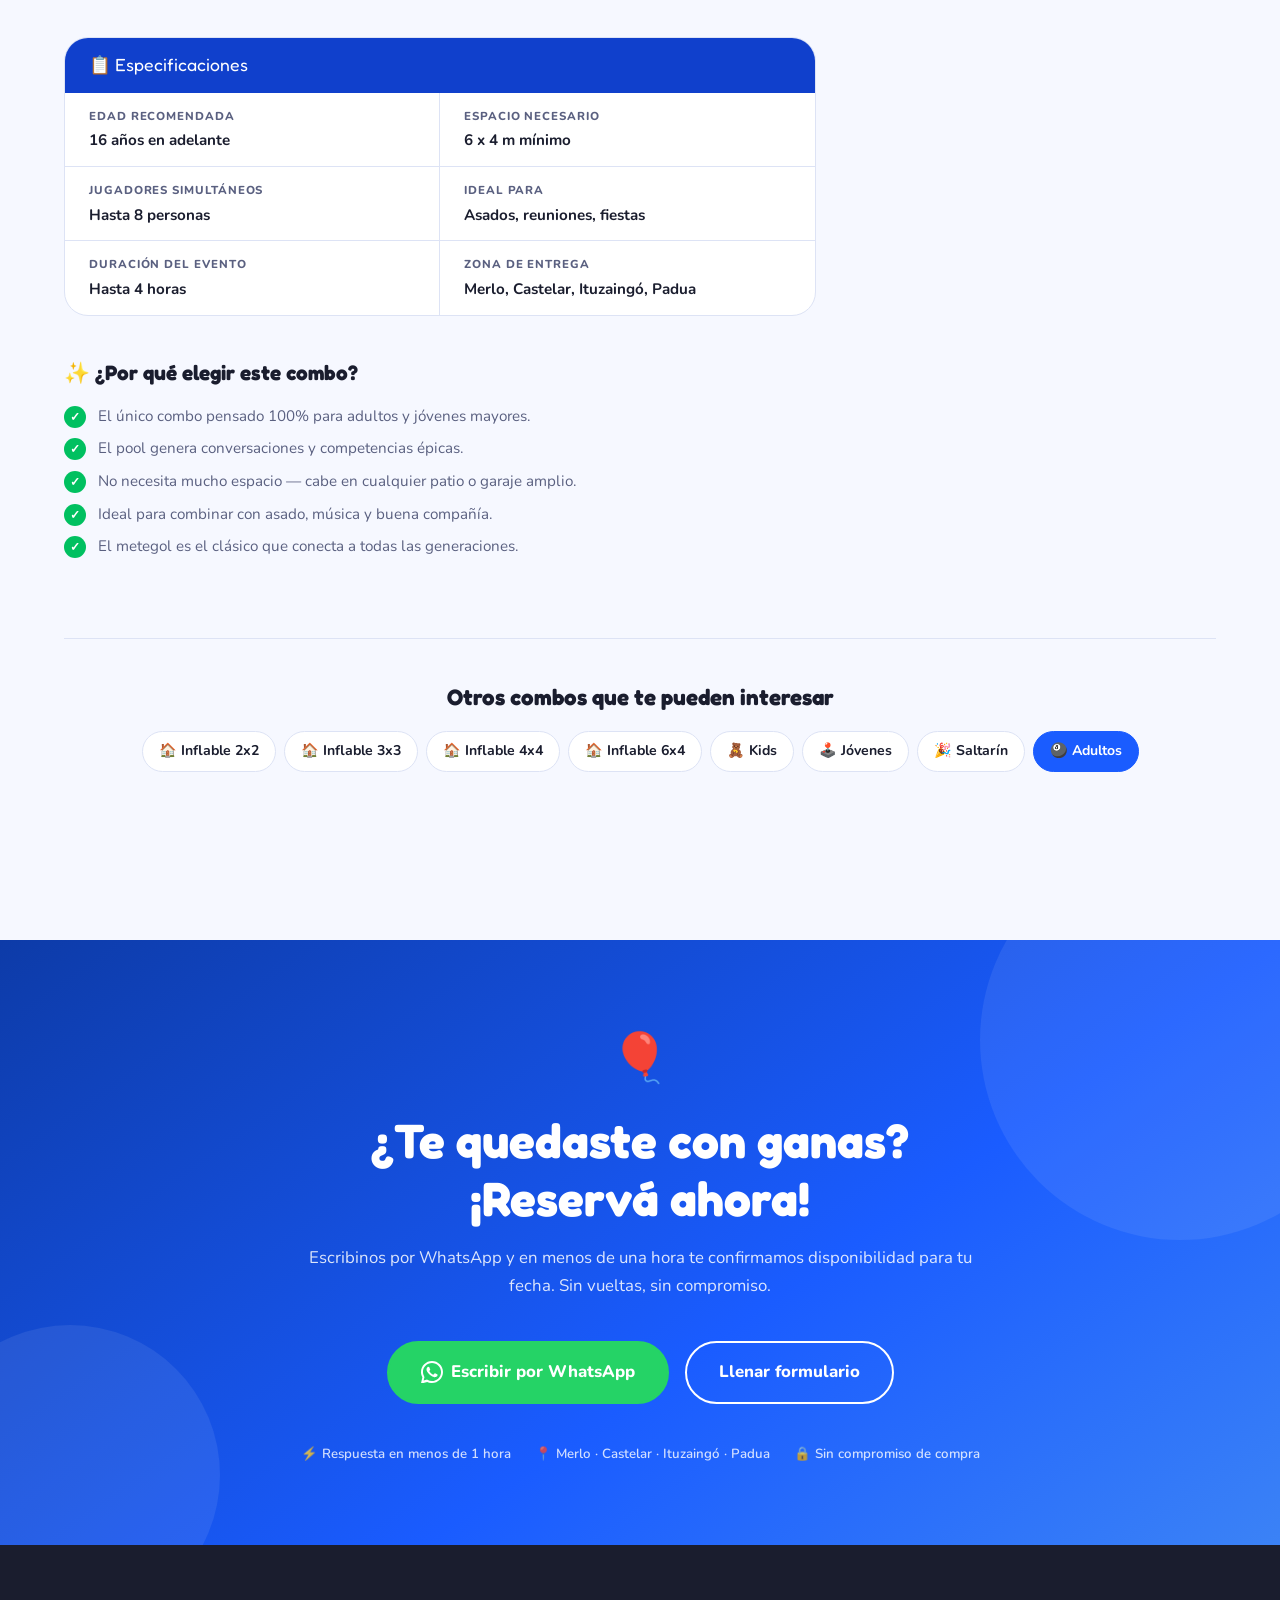
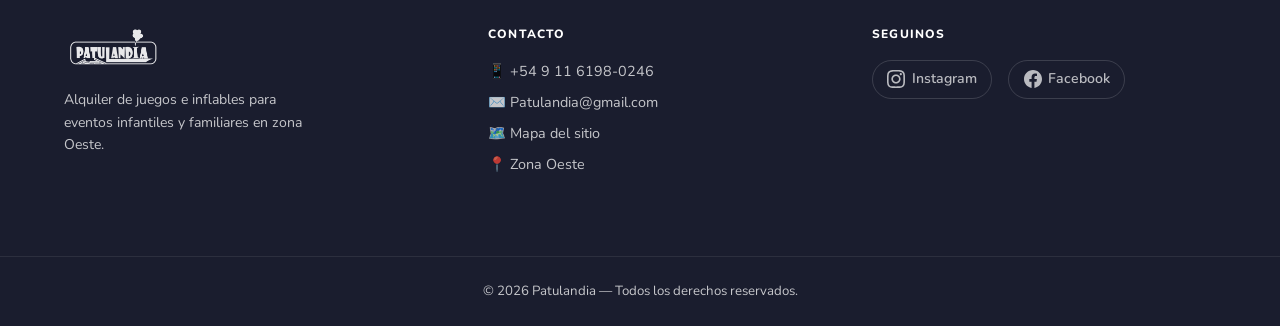
<file: combo-adultos.html>
<!DOCTYPE html>
<html lang="es">
<head>
  <meta charset="UTF-8" />
  <meta name="viewport" content="width=device-width, initial-scale=1.0" />
  <meta name="description" content="Combo Adultos — Patulandia. Pool y metegol para eventos adultos y reuniones familiares. Zona Oeste GBA." />
  <title>Combo Adultos — Patulandia</title>
  <link rel="preconnect" href="https://fonts.googleapis.com" />
  <link rel="preconnect" href="https://fonts.gstatic.com" crossorigin />
  <link href="https://fonts.googleapis.com/css2?family=Fredoka+One&family=Nunito:wght@400;600;700;800&display=swap" rel="stylesheet" />
  <link rel="stylesheet" href="./css/estilos.css" />
  <link rel="stylesheet" href="./css/combos-extra.css" />
  <link rel="icon" type="image/png" href="./img/favicon.ico">
</head>
<body>

  <!-- ===== HEADER ===== -->
  <header class="header" id="header">
    <div class="container header__inner">
      <a href="index.html" class="logo" aria-label="Patulandia — volver al inicio">
        <img src="./img/LogoPatulandia_PNG.png" alt="Patulandia" class="logo__img" />
      </a>

      <nav class="nav" aria-label="Menú principal">
        <ul class="nav__list">
          <li><a class="nav__link" href="index.html">Inicio</a></li>
          <li><a class="nav__link" href="armar-evento.html">Armar mi evento</a></li>
          <li class="nav__item--dropdown">
            <a class="nav__link nav__link--has-dropdown nav__link--active" href="#" aria-haspopup="true">Combos</a>
            <div class="nav__dropdown" role="menu">
              <div class="nav__dropdown-group">
                <span class="nav__dropdown-label">🎈 Combos Inflables</span>
                <a class="nav__dropdown-link" href="inflable-2x2.html" role="menuitem"><span class="dd-icon">🏠</span><span class="dd-text">Inflable 2x2<span class="dd-badge--hot">🔥 Más pedido</span></span></a>
                <a class="nav__dropdown-link" href="inflable-3x3.html" role="menuitem"><span class="dd-icon">🏠</span><span class="dd-text">Inflable 3x3</span></a>
                <a class="nav__dropdown-link" href="inflable-4x4.html" role="menuitem"><span class="dd-icon">🏠</span><span class="dd-text">Inflable 4x4</span></a>
                <a class="nav__dropdown-link" href="inflable-6x4.html" role="menuitem"><span class="dd-icon">🏠</span><span class="dd-text">Inflable 6x4</span></a>
              </div>
              <div class="nav__dropdown-divider"></div>
              <div class="nav__dropdown-group">
                <span class="nav__dropdown-label">✨ Combos Especiales</span>
                <a class="nav__dropdown-link" href="combo-kids.html" role="menuitem"><span class="dd-icon">🧸</span><span class="dd-text">Combo Kids</span><span class="dd-badge">Popular</span></a>
                <a class="nav__dropdown-link" href="combo-jovenes.html" role="menuitem"><span class="dd-icon">🕹️</span><span class="dd-text">Combo Jóvenes</span></a>
                <a class="nav__dropdown-link" href="combo-saltarin.html" role="menuitem"><span class="dd-icon">🎉</span><span class="dd-text">Combo Saltarín</span></a>
                <a class="nav__dropdown-link nav__link--active-page" href="combo-adultos.html" role="menuitem"><span class="dd-icon">🎱</span><span class="dd-text">Combo Adultos</span></a>
              </div>
            </div>
          </li>
          <li><a class="nav__link" href="galeria.html">Galería</a></li>
          <li><a class="nav__link" href="contacto.html">Contacto</a></li>
        </ul>
      </nav>

      <button class="hamburger" id="hamburger" aria-label="Abrir menú" aria-expanded="false" aria-controls="navMobile" type="button">
        <span></span><span></span><span></span>
      </button>
    </div>
  </header>

  <!-- ===== NAV MOBILE ===== -->
  <div class="nav-mobile-overlay" id="navOverlay" aria-hidden="true"></div>
  <nav class="nav-mobile" id="navMobile" aria-hidden="true" aria-label="Menú mobile">
    <div class="nav-mobile__top">
      <a href="index.html"><img src="./img/LogoPatulandia_PNG.png" alt="Patulandia" class="nav-mobile__logo" /></a>
      <button class="nav-mobile__close" id="navClose" aria-label="Cerrar menú" type="button">✕</button>
    </div>
    <ul class="nav-mobile__list">
      <li><a class="nav-mobile__link" href="index.html">Inicio</a></li>
      <li><a class="nav-mobile__link" href="armar-evento.html">Armar mi evento</a></li>
      <li class="nav-mobile__item--parent">
        <a class="nav-mobile__link nav-mobile__link--parent nav__link--active-page" href="#" aria-expanded="false">
          Combos <span class="nav-mobile__arrow" aria-hidden="true">▾</span>
        </a>
        <div class="nav-mobile__submenu" aria-hidden="true">
          <span class="nav-mobile__submenu-label">🎈 Inflables</span>
          <a class="nav-mobile__submenu-link" href="inflable-2x2.html"><span class="sm-icon">🏠</span> Inflable 2x2<span class="dd-badge dd-badge--hot">🔥 Más pedido</span></a>
          <a class="nav-mobile__submenu-link" href="inflable-3x3.html"><span class="sm-icon">🏠</span> Inflable 3x3</a>
          <a class="nav-mobile__submenu-link" href="inflable-4x4.html"><span class="sm-icon">🏠</span> Inflable 4x4</a>
          <a class="nav-mobile__submenu-link" href="inflable-6x4.html"><span class="sm-icon">🏠</span> Inflable 6x4</a>
          <div class="nav-mobile__submenu-divider"></div>
          <span class="nav-mobile__submenu-label">✨ Especiales</span>
          <a class="nav-mobile__submenu-link" href="combo-kids.html"><span class="sm-icon">🧸</span> Combo Kids<span class="dd-badge">Popular</span></a>
          <a class="nav-mobile__submenu-link" href="combo-jovenes.html"><span class="sm-icon">🕹️</span> Combo Jóvenes</a>
          <a class="nav-mobile__submenu-link" href="combo-saltarin.html"><span class="sm-icon">🎉</span> Combo Saltarín</a>
          <a class="nav-mobile__submenu-link nav__link--active-page" href="combo-adultos.html"><span class="sm-icon">🎱</span> Combo Adultos</a>
        </div>
      </li>
      <li><a class="nav-mobile__link" href="galeria.html">Galería</a></li>
      <li><a class="nav-mobile__link" href="contacto.html">Contacto</a></li>
    </ul>
  </nav>


  <!-- ===== HERO ===== -->
  <section class="combo-hero" aria-label="Combo Adultos">
    <div class="combo-hero__bg"></div>

    <div class="hero__balloons" aria-hidden="true">
      <div class="balloon balloon--red"></div>
      <div class="balloon balloon--yellow"></div>
      <div class="balloon balloon--green"></div>
      <div class="balloon balloon--blue"></div>
      <div class="balloon balloon--red b2"></div>
      <div class="balloon balloon--yellow b3"></div>
    </div>

    <div class="container combo-hero__content">
      <span class="combo-hero__badge">🎱 Para los mayores</span>
      <h1 class="combo-hero__title">Combo <span class="text-yellow">Adultos</span></h1>
      <p class="combo-hero__subtitle">Porque los grandes también merecen divertirse. Sin inflables, puro entretenimiento.</p>
    </div>
    <div class="combo-hero__wave" aria-hidden="true">
      <svg viewBox="0 0 1440 50" preserveAspectRatio="none" xmlns="http://www.w3.org/2000/svg">
        <path d="M0,25 C360,50 1080,0 1440,25 L1440,50 L0,50 Z" fill="var(--color-bg)" />
      </svg>
    </div>
  </section>


  <!-- ===== CONTENIDO PRINCIPAL ===== -->
  <main class="combo-main">
    <div class="container">
      <div class="combo-layout">

        <!-- COLUMNA IZQUIERDA -->
        <div class="combo-info">

          <div class="combo-card reveal">
            <div class="combo-card__img-wrap">
              <img src="./img/pool_rojo.webp" alt="Combo Adultos Patulandia" class="combo-card__img"
                onerror="this.style.display='none'; this.nextElementSibling.style.display='flex';" />
              <div class="combo-card__img-placeholder" style="display:none;">
                <span>🎱</span>
                
              </div>
              <div class="combo-promo-badge">⭐ Combo Promocional</div>
            </div>
            <div class="combo-card__body">
              <h2 class="combo-card__title">Combo Adultos</h2>
              <p class="combo-card__desc">El Combo Adultos demuestra que la diversión no tiene edad. Con el pool (billar) para los estrategas y el metegol para los competitivos, este combo es ideal para eventos donde el protagonismo lo tienen los adultos. Perfecto para reuniones de amigos, asados con familia o cualquier evento donde los grandes quieran entretenerse.</p>
            </div>
          </div>

          <div class="combo-includes reveal">
            <h3 class="combo-includes__title">📦 ¿Qué incluye?</h3>
            <div class="combo-includes__list">
              <div class="combo-item">
                <span class="combo-item__icon">🎱</span>
                <div class="combo-item__info">
                  <div class="combo-item__name">Pool (Billar)</div>
                  <div class="combo-item__detail">Mesa reglamentaria con tacos y bolas</div>
                </div>
              </div>
              <div class="combo-item">
                <span class="combo-item__icon">⚽</span>
                <div class="combo-item__info">
                  <div class="combo-item__name">Metegol</div>
                  <div class="combo-item__detail">Reglamentario, 2-4 jugadores</div>
                </div>
              </div>
              <div class="combo-item">
                <span class="combo-item__icon">🔧</span>
                <div class="combo-item__info">
                  <div class="combo-item__name">Armado y desarmado</div>
                  <div class="combo-item__detail">Lo hacemos nosotros</div>
                </div>
              </div>
              <div class="combo-item">
                <span class="combo-item__icon">🚚</span>
                <div class="combo-item__info">
                  <div class="combo-item__name">Traslado incluido</div>
                  <div class="combo-item__detail">Dentro de nuestra zona de cobertura.</div>
                </div>
              </div>
            </div>
          </div>

          <div class="combo-specs reveal">
            <div class="combo-specs__header">📋 Especificaciones</div>
            <div class="combo-specs__grid">
              <div class="combo-spec">
                <div class="combo-spec__label">Edad recomendada</div>
                <div class="combo-spec__value">16 años en adelante</div>
              </div>
              <div class="combo-spec">
                <div class="combo-spec__label">Espacio necesario</div>
                <div class="combo-spec__value">6 x 4 m mínimo</div>
              </div>
              <div class="combo-spec">
                <div class="combo-spec__label">Jugadores simultáneos</div>
                <div class="combo-spec__value">Hasta 8 personas</div>
              </div>
              <div class="combo-spec">
                <div class="combo-spec__label">Ideal para</div>
                <div class="combo-spec__value">Asados, reuniones, fiestas</div>
              </div>
              <div class="combo-spec">
                <div class="combo-spec__label">Duración del evento</div>
                <div class="combo-spec__value">Hasta 4 horas</div>
              </div>
              <div class="combo-spec">
                <div class="combo-spec__label">Zona de entrega</div>
                <div class="combo-spec__value">Merlo, Castelar, Ituzaingó, Padua</div>
              </div>
            </div>
          </div>

          <div class="combo-benefits reveal">
            <h3 class="combo-benefits__title">✨ ¿Por qué elegir este combo?</h3>
            <div class="combo-benefits__list">
              <div class="combo-benefit">El único combo pensado 100% para adultos y jóvenes mayores.</div>
              <div class="combo-benefit">El pool genera conversaciones y competencias épicas.</div>
              <div class="combo-benefit">No necesita mucho espacio — cabe en cualquier patio o garaje amplio.</div>
              <div class="combo-benefit">Ideal para combinar con asado, música y buena compañía.</div>
              <div class="combo-benefit">El metegol es el clásico que conecta a todas las generaciones.</div>
            </div>
          </div>

        </div>

        <!-- SIDEBAR -->
        <div class="combo-sidebar">
          <div class="combo-action-card reveal">
            <span class="combo-action-card__tag">Combo Promocional</span>
            <h3 class="combo-action-card__title">¿Te interesa<br />este combo?</h3>
            <p class="combo-action-card__sub">Consultanos por disponibilidad para tu fecha. Respondemos en menos de 1 hora.</p>
            <div class="combo-action-card__divider"></div>
            <div class="combo-action-card__perks">
              <div class="combo-perk">⚡ <span><strong>Respuesta rápida</strong> — menos de 1 hora</span></div>
              <div class="combo-perk">🔧 <span><strong>Armado incluido</strong> — lo hacemos nosotros</span></div>
              <div class="combo-perk">🧼 <span><strong>Material limpio</strong> y en perfecto estado</span></div>
            </div>
            <div class="combo-action-card__btns">
              <a href="https://wa.me/5491161980246?text=Hola%20Patulandia!%20Quiero%20consultar%20por%20el%20Combo%20Adultos" class="btn btn--whatsapp btn--full" target="_blank" rel="noopener noreferrer">
                <svg width="20" height="20" viewBox="0 0 24 24" fill="currentColor" aria-hidden="true"><path d="M17.472 14.382c-.297-.149-1.758-.867-2.03-.967-.273-.099-.471-.148-.67.15-.197.297-.767.966-.94 1.164-.173.199-.347.223-.644.075-.297-.15-1.255-.463-2.39-1.475-.883-.788-1.48-1.761-1.653-2.059-.173-.297-.018-.458.13-.606.134-.133.298-.347.446-.52.149-.174.198-.298.298-.497.099-.198.05-.371-.025-.52-.075-.149-.669-1.612-.916-2.207-.242-.579-.487-.5-.669-.51-.173-.008-.371-.01-.57-.01-.198 0-.52.074-.792.372-.272.297-1.04 1.016-1.04 2.479 0 1.462 1.065 2.875 1.213 3.074.149.198 2.096 3.2 5.077 4.487.709.306 1.262.489 1.694.625.712.227 1.36.195 1.871.118.571-.085 1.758-.719 2.006-1.413.248-.694.248-1.289.173-1.413-.074-.124-.272-.198-.57-.347z"/><path d="M12 0C5.373 0 0 5.373 0 12c0 2.123.554 4.112 1.523 5.837L.057 23.882a.5.5 0 00.611.611l6.094-1.479A11.94 11.94 0 0012 24c6.627 0 12-5.373 12-12S18.627 0 12 0zm0 21.9a9.87 9.87 0 01-5.032-1.378l-.36-.214-3.73.905.923-3.634-.235-.374A9.869 9.869 0 012.1 12C2.1 6.533 6.533 2.1 12 2.1S21.9 6.533 21.9 12 17.467 21.9 12 21.9z"/></svg> Consultar por WhatsApp
              </a>
              <a href="contacto.html" class="btn btn--outline btn--full">Llenar formulario</a>
            </div>
          </div>
          <div class="combo-trust">
            📍 Merlo · Castelar · Ituzaingó · Padua<br />
            🔒 Sin compromiso de compra
          </div>
        </div>

      </div>

      <!-- NAVEGACIÓN ENTRE COMBOS -->
      <nav class="combo-nav" aria-label="Otros combos disponibles">
        <h3 class="combo-nav__title">Otros combos que te pueden interesar</h3>
        <div class="combo-nav__grid">
          <a class="combo-nav__chip" href="inflable-2x2.html">🏠 Inflable 2x2</a>
          <a class="combo-nav__chip" href="inflable-3x3.html">🏠 Inflable 3x3</a>
          <a class="combo-nav__chip" href="inflable-4x4.html">🏠 Inflable 4x4</a>
          <a class="combo-nav__chip" href="inflable-6x4.html">🏠 Inflable 6x4</a>
          <a class="combo-nav__chip" href="combo-kids.html">🧸 Kids</a>
          <a class="combo-nav__chip" href="combo-jovenes.html">🕹️ Jóvenes</a>
          <a class="combo-nav__chip" href="combo-saltarin.html">🎉 Saltarín</a>
          <a class="combo-nav__chip combo-nav__chip--active" href="combo-adultos.html">🎱 Adultos</a>
        </div>
      </nav>

    </div>
  </main>


  <!-- ===== CTA FINAL ===== -->
  <section class="cta-final" aria-label="Reservar evento">
    <div class="container cta-final__inner">
      <div class="cta-final__content reveal">
        <span class="cta-final__emoji" aria-hidden="true">🎈</span>
        <h2 class="cta-final__title">¿Te quedaste con ganas? ¡Reservá ahora!</h2>
        <p class="cta-final__subtitle">
          Escribinos por WhatsApp y en menos de una hora te confirmamos disponibilidad para tu fecha. Sin vueltas, sin compromiso.
        </p>
        <div class="cta-final__actions">
          <a
            href="https://wa.me/5491161980246?text=Hola%20Patulandia!%20Quiero%20consultar%20por%20el%20Combo%20Inflable%202x2%20%2B%20Metegol"
            class="btn btn--whatsapp btn--large"
            target="_blank"
            rel="noopener noreferrer"
          >
            <svg width="22" height="22" viewBox="0 0 24 24" fill="currentColor" aria-hidden="true">
              <path d="M17.472 14.382c-.297-.149-1.758-.867-2.03-.967-.273-.099-.471-.148-.67.15-.197.297-.767.966-.94 1.164-.173.199-.347.223-.644.075-.297-.15-1.255-.463-2.39-1.475-.883-.788-1.48-1.761-1.653-2.059-.173-.297-.018-.458.13-.606.134-.133.298-.347.446-.52.149-.174.198-.298.298-.497.099-.198.05-.371-.025-.52-.075-.149-.669-1.612-.916-2.207-.242-.579-.487-.5-.669-.51-.173-.008-.371-.01-.57-.01-.198 0-.52.074-.792.372-.272.297-1.04 1.016-1.04 2.479 0 1.462 1.065 2.875 1.213 3.074.149.198 2.096 3.2 5.077 4.487.709.306 1.262.489 1.694.625.712.227 1.36.195 1.871.118.571-.085 1.758-.719 2.006-1.413.248-.694.248-1.289.173-1.413-.074-.124-.272-.198-.57-.347z"/>
              <path d="M12 0C5.373 0 0 5.373 0 12c0 2.123.554 4.112 1.523 5.837L.057 23.882a.5.5 0 00.611.611l6.094-1.479A11.94 11.94 0 0012 24c6.627 0 12-5.373 12-12S18.627 0 12 0zm0 21.9a9.87 9.87 0 01-5.032-1.378l-.36-.214-3.73.905.923-3.634-.235-.374A9.869 9.869 0 012.1 12C2.1 6.533 6.533 2.1 12 2.1S21.9 6.533 21.9 12 17.467 21.9 12 21.9z"/>
            </svg>
            Escribir por WhatsApp
          </a>
          <a href="contacto.html" class="btn btn--outline-white btn--large">Llenar formulario</a>
        </div>
        <ul class="cta-final__trust" aria-label="Garantías">
          <li>⚡ Respuesta en menos de 1 hora</li>
          <li>📍 Merlo · Castelar · Ituzaingó · Padua</li>
          <li>🔒 Sin compromiso de compra</li>
        </ul>
      </div>
    </div>
  </section>


  <!-- ===== FOOTER ===== -->
  <footer class="footer" id="footer">
    <div class="container footer__inner">

      <div class="footer__brand">
        <a href="index.html" class="footer__logo-link" aria-label="Patulandia — inicio">
          <img src="./img/LogoPatulandia_PNG.png" alt="Patulandia" class="footer__logo-img" />
        </a>
        <p class="footer__tagline">Alquiler de juegos e inflables para eventos infantiles y familiares en zona Oeste.</p>
      </div>

      <div class="footer__contact">
        <h3 class="footer__heading">Contacto</h3>
        <ul class="footer__list">  
        <li>
          <a href="https://wa.me/5491161980246?text=Hola%20quiero%20consultar%20por%20un%20evento"
          target="_blank" rel="noopener noreferrer"> 📱 +54 9 11 6198-0246</a>
        </li>

          <li><a href="mailto:patulandia@gmail">✉️ Patulandia@gmail.com</a></li>
          <li><a href="mapa-sitio.html">🗺️ Mapa del sitio</a></li>
          <li>📍 Zona Oeste</li>
        </ul>
      </div>

      <div class="footer__social">
        <h3 class="footer__heading">Seguinos</h3>
        <div class="social-links">
          <a href="https://www.instagram.com/patulandia.entretenimientos/" class="social-link" aria-label="Instagram de Patulandia" target="_blank" rel="noopener noreferrer">
            <svg width="18" height="18" viewBox="0 0 24 24" fill="currentColor" aria-hidden="true">
              <path d="M12 2.163c3.204 0 3.584.012 4.85.07 3.252.148 4.771 1.691 4.919 4.919.058 1.265.069 1.645.069 4.849 0 3.205-.012 3.584-.069 4.849-.149 3.225-1.664 4.771-4.919 4.919-1.266.058-1.644.07-4.85.07-3.204 0-3.584-.012-4.849-.07-3.26-.149-4.771-1.699-4.919-4.92-.058-1.265-.07-1.644-.07-4.849 0-3.204.013-3.583.07-4.849.149-3.227 1.664-4.771 4.919-4.919 1.266-.057 1.645-.069 4.849-.069zm0-2.163c-3.259 0-3.667.014-4.947.072-4.358.2-6.78 2.618-6.98 6.98-.059 1.281-.073 1.689-.073 4.948 0 3.259.014 3.668.072 4.948.2 4.358 2.618 6.78 6.98 6.98 1.281.058 1.689.072 4.948.072 3.259 0 3.668-.014 4.948-.072 4.354-.2 6.782-2.618 6.979-6.98.059-1.28.073-1.689.073-4.948 0-3.259-.014-3.667-.072-4.947-.196-4.354-2.617-6.78-6.979-6.98-1.281-.059-1.69-.073-4.949-.073zm0 5.838c-3.403 0-6.162 2.759-6.162 6.162s2.759 6.163 6.162 6.163 6.162-2.759 6.162-6.163c0-3.403-2.759-6.162-6.162-6.162zm0 10.162c-2.209 0-4-1.79-4-4 0-2.209 1.791-4 4-4s4 1.791 4 4c0 2.21-1.791 4-4 4zm6.406-11.845c-.796 0-1.441.645-1.441 1.44s.645 1.44 1.441 1.44c.795 0 1.439-.645 1.439-1.44s-.644-1.44-1.439-1.44z"/>
            </svg>
            Instagram
          </a>
          <a href="https://www.facebook.com/AlquilerdeInflablesPatulandia?locale=es_LA" class="social-link" aria-label="Facebook de Patulandia" target="_blank" rel="noopener noreferrer">
            <svg width="18" height="18" viewBox="0 0 24 24" fill="currentColor" aria-hidden="true">
              <path d="M24 12.073c0-6.627-5.373-12-12-12s-12 5.373-12 12c0 5.99 4.388 10.954 10.125 11.854v-8.385H7.078v-3.47h3.047V9.43c0-3.007 1.792-4.669 4.533-4.669 1.312 0 2.686.235 2.686.235v2.953H15.83c-1.491 0-1.956.925-1.956 1.874v2.25h3.328l-.532 3.47h-2.796v8.385C19.612 23.027 24 18.062 24 12.073z"/>
            </svg>
            Facebook
          </a>
        </div>
      </div>
    </div>

    <div class="footer__bottom">
      <div class="container">
        <p>© <span id="currentYear"></span> Patulandia — Todos los derechos reservados.</p>
      </div>
    </div>
  </footer>


    <a href="https://wa.me/5491161980246?text=Hola%20Patulandia!%20Quiero%20consultar%20por%20el%20Combo%20Adultos" class="whatsapp-float" target="_blank" rel="noopener noreferrer" aria-label="Contactar por WhatsApp">
    <svg width="28" height="28" viewBox="0 0 24 24" fill="currentColor" aria-hidden="true"><path d="M17.472 14.382c-.297-.149-1.758-.867-2.03-.967-.273-.099-.471-.148-.67.15-.197.297-.767.966-.94 1.164-.173.199-.347.223-.644.075-.297-.15-1.255-.463-2.39-1.475-.883-.788-1.48-1.761-1.653-2.059-.173-.297-.018-.458.13-.606.134-.133.298-.347.446-.52.149-.174.198-.298.298-.497.099-.198.05-.371-.025-.52-.075-.149-.669-1.612-.916-2.207-.242-.579-.487-.5-.669-.51-.173-.008-.371-.01-.57-.01-.198 0-.52.074-.792.372-.272.297-1.04 1.016-1.04 2.479 0 1.462 1.065 2.875 1.213 3.074.149.198 2.096 3.2 5.077 4.487.709.306 1.262.489 1.694.625.712.227 1.36.195 1.871.118.571-.085 1.758-.719 2.006-1.413.248-.694.248-1.289.173-1.413-.074-.124-.272-.198-.57-.347z"/><path d="M12 0C5.373 0 0 5.373 0 12c0 2.123.554 4.112 1.523 5.837L.057 23.882a.5.5 0 00.611.611l6.094-1.479A11.94 11.94 0 0012 24c6.627 0 12-5.373 12-12S18.627 0 12 0zm0 21.9a9.87 9.87 0 01-5.032-1.378l-.36-.214-3.73.905.923-3.634-.235-.374A9.869 9.869 0 012.1 12C2.1 6.533 6.533 2.1 12 2.1S21.9 6.533 21.9 12 17.467 21.9 12 21.9z"/></svg>
    <span class="whatsapp-float__pulse" aria-hidden="true"></span>
  </a>

  <script src="./js/index.js"></script>
</body>
</html>
</file>
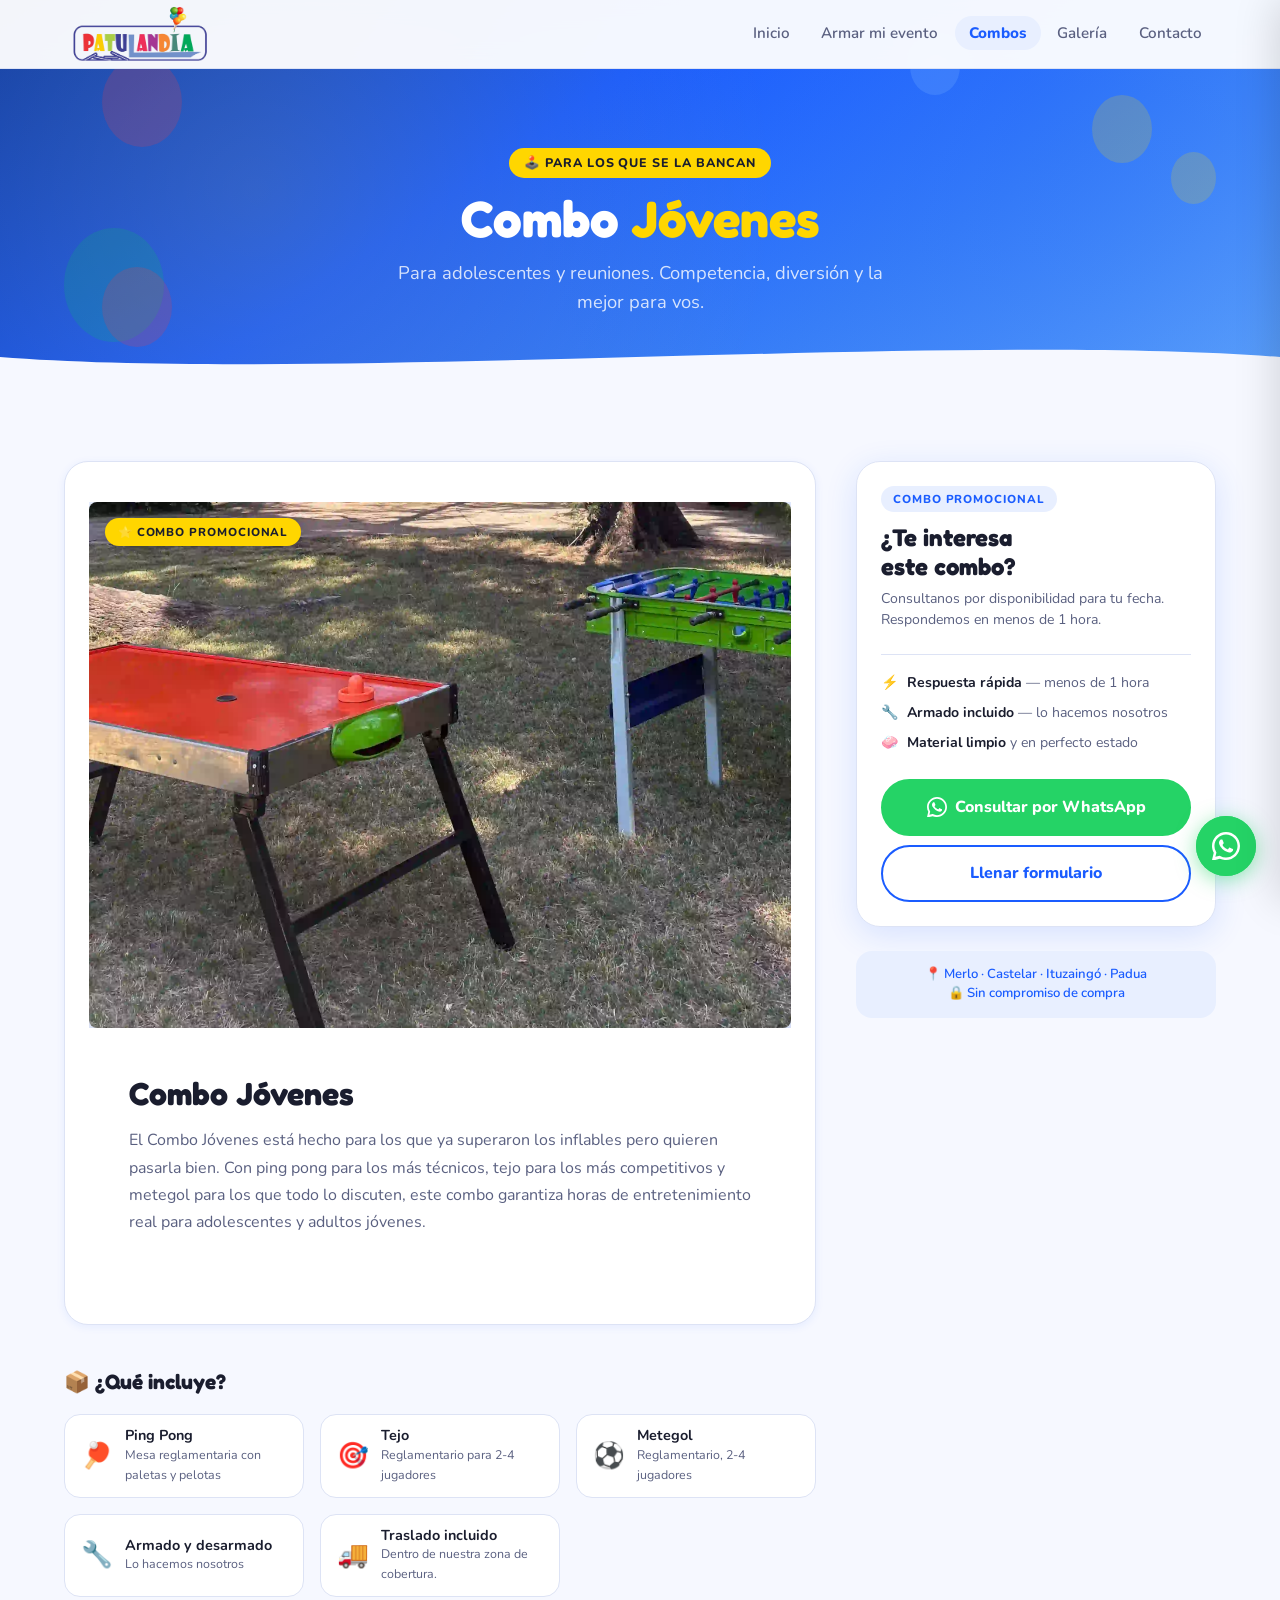
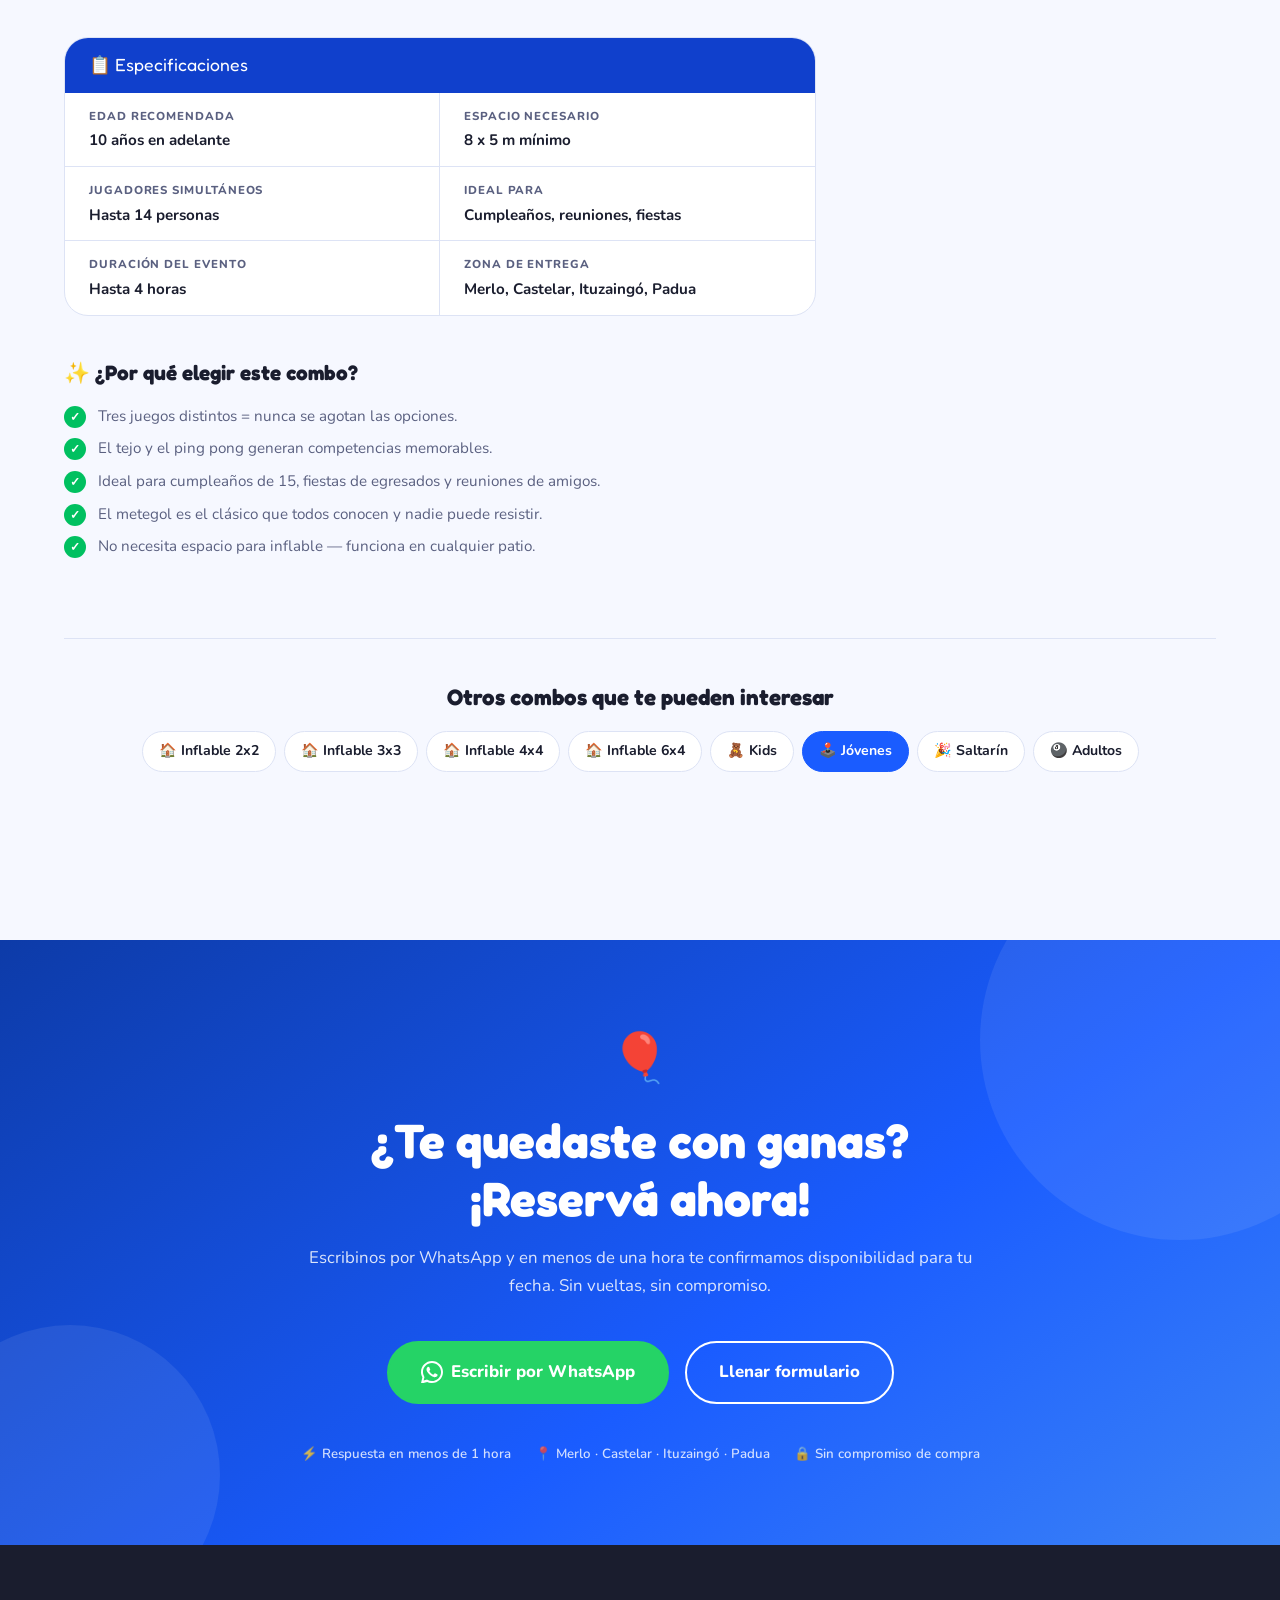
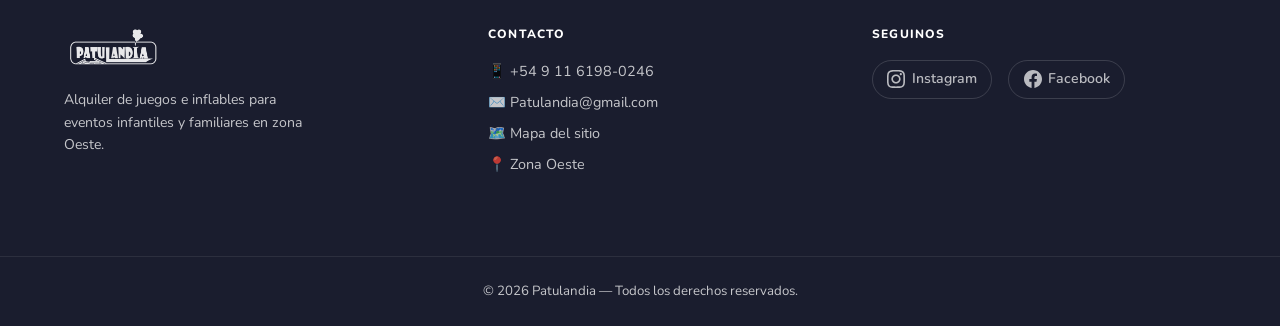
<file: combo-jovenes.html>
<!DOCTYPE html>
<html lang="es">
<head>
  <meta charset="UTF-8" />
  <meta name="viewport" content="width=device-width, initial-scale=1.0" />
  <meta name="description" content="Combo Jóvenes — Patulandia. Ping pong, tejo y metegol para adolescentes y reuniones juveniles. Zona Oeste GBA." />
  <title>Combo Jóvenes — Patulandia</title>
  <link rel="preconnect" href="https://fonts.googleapis.com" />
  <link rel="preconnect" href="https://fonts.gstatic.com" crossorigin />
  <link href="https://fonts.googleapis.com/css2?family=Fredoka+One&family=Nunito:wght@400;600;700;800&display=swap" rel="stylesheet" />
  <link rel="stylesheet" href="./css/estilos.css" />
  <link rel="stylesheet" href="./css/combos-extra.css" />
  <link rel="icon" type="image/png" href="./img/favicon.ico">
</head>
<body>

  <!-- ===== HEADER ===== -->
  <header class="header" id="header">
    <div class="container header__inner">
      <a href="index.html" class="logo" aria-label="Patulandia — volver al inicio">
        <img src="./img/LogoPatulandia_PNG.png" alt="Patulandia" class="logo__img" />
      </a>

      <nav class="nav" aria-label="Menú principal">
        <ul class="nav__list">
          <li><a class="nav__link" href="index.html">Inicio</a></li>
          <li><a class="nav__link" href="armar-evento.html">Armar mi evento</a></li>
          <li class="nav__item--dropdown">
            <a class="nav__link nav__link--active-page" href="#" aria-haspopup="true">Combos</a>
            <div class="nav__dropdown" role="menu">
              <div class="nav__dropdown-group">
                <span class="nav__dropdown-label">🎈 Combos Inflables</span>
                <a class="nav__dropdown-link" href="inflable-2x2.html" role="menuitem"><span class="dd-icon">🏠</span><span class="dd-text">Inflable 2x2<span class="dd-badge--hot">🔥 Más pedido</span></span></a>
                <a class="nav__dropdown-link" href="inflable-3x3.html" role="menuitem"><span class="dd-icon">🏠</span><span class="dd-text">Inflable 3x3</span></a>
                <a class="nav__dropdown-link" href="inflable-4x4.html" role="menuitem"><span class="dd-icon">🏠</span><span class="dd-text">Inflable 4x4</span></a>
                <a class="nav__dropdown-link" href="inflable-6x4.html" role="menuitem"><span class="dd-icon">🏠</span><span class="dd-text">Inflable 6x4</span></a>
              </div>
              <div class="nav__dropdown-divider"></div>
              <div class="nav__dropdown-group">
                <span class="nav__dropdown-label">✨ Combos Especiales</span>
                <a class="nav__dropdown-link" href="combo-kids.html" role="menuitem"><span class="dd-icon">🧸</span><span class="dd-text">Combo Kids</span><span class="dd-badge">Popular</span></a>
                <a class="nav__dropdown-link nav__link--active" href="combo-jovenes.html" role="menuitem"><span class="dd-icon">🕹️</span><span class="dd-text">Combo Jóvenes</span></a>
                <a class="nav__dropdown-link" href="combo-saltarin.html" role="menuitem"><span class="dd-icon">🎉</span><span class="dd-text">Combo Saltarín</span></a>
                <a class="nav__dropdown-link" href="combo-adultos.html" role="menuitem"><span class="dd-icon">🎱</span><span class="dd-text">Combo Adultos</span></a>
              </div>
            </div>
          </li>
          <li><a class="nav__link" href="galeria.html">Galería</a></li>
          <li><a class="nav__link" href="contacto.html">Contacto</a></li>
        </ul>
      </nav>

      <button class="hamburger" id="hamburger" aria-label="Abrir menú" aria-expanded="false" aria-controls="navMobile" type="button">
        <span></span><span></span><span></span>
      </button>
    </div>
  </header>

  <!-- ===== NAV MOBILE ===== -->
  <div class="nav-mobile-overlay" id="navOverlay" aria-hidden="true"></div>
  <nav class="nav-mobile" id="navMobile" aria-hidden="true" aria-label="Menú mobile">
    <div class="nav-mobile__top">
      <a href="index.html"><img src="./img/LogoPatulandia_PNG.png" alt="Patulandia" class="nav-mobile__logo" /></a>
      <button class="nav-mobile__close" id="navClose" aria-label="Cerrar menú" type="button">✕</button>
    </div>
    <ul class="nav-mobile__list">
      <li><a class="nav-mobile__link" href="index.html">Inicio</a></li>
      <li><a class="nav-mobile__link" href="armar-evento.html">Armar mi evento</a></li>
      <li class="nav-mobile__item--parent">
        <a class="nav-mobile__link nav-mobile__link--parent nav-mobile__link--active" href="#" aria-expanded="false">
          Combos <span class="nav-mobile__arrow" aria-hidden="true">▾</span>
        </a>
        <div class="nav-mobile__submenu" aria-hidden="true">
          <span class="nav-mobile__submenu-label">🎈 Inflables</span>
          <a class="nav-mobile__submenu-link" href="inflable-2x2.html"><span class="sm-icon">🏠</span> Inflable 2x2<span class="dd-badge dd-badge--hot">🔥 Más pedido</span></a>
          <a class="nav-mobile__submenu-link" href="inflable-3x3.html"><span class="sm-icon">🏠</span> Inflable 3x3</a>
          <a class="nav-mobile__submenu-link" href="inflable-4x4.html"><span class="sm-icon">🏠</span> Inflable 4x4</a>
          <a class="nav-mobile__submenu-link" href="inflable-6x4.html"><span class="sm-icon">🏠</span> Inflable 6x4</a>
          <div class="nav-mobile__submenu-divider"></div>
          <span class="nav-mobile__submenu-label">✨ Especiales</span>
          <a class="nav-mobile__submenu-link" href="combo-kids.html"><span class="sm-icon">🧸</span> Combo Kids<span class="dd-badge">Popular</span></a>
          <a class="nav-mobile__submenu-link nav__link--active-page" href="combo-jovenes.html"><span class="sm-icon">🕹️</span> Combo Jóvenes</a>
          <a class="nav-mobile__submenu-link" href="combo-saltarin.html"><span class="sm-icon">🎉</span> Combo Saltarín</a>
          <a class="nav-mobile__submenu-link" href="combo-adultos.html"><span class="sm-icon">🎱</span> Combo Adultos</a>
        </div>
      </li>
      <li><a class="nav-mobile__link" href="galeria.html">Galería</a></li>
      <li><a class="nav-mobile__link" href="contacto.html">Contacto</a></li>
    </ul>
  </nav>


  <!-- ===== HERO ===== -->
  <section class="combo-hero" aria-label="Combo Jóvenes">
    <div class="combo-hero__bg"></div>
    
    <div class="hero__balloons" aria-hidden="true">
      <div class="balloon balloon--red"></div>
      <div class="balloon balloon--yellow"></div>
      <div class="balloon balloon--green"></div>
      <div class="balloon balloon--blue"></div>
      <div class="balloon balloon--red b2"></div>
      <div class="balloon balloon--yellow b3"></div>
    </div>

    <div class="container combo-hero__content">
      
      <span class="combo-hero__badge">🕹️ Para los que se la bancan</span>
      <h1 class="combo-hero__title">Combo <span class="text-yellow">Jóvenes</span></h1>
      <p class="combo-hero__subtitle">Para adolescentes y reuniones. Competencia, diversión y la mejor para vos.</p>
    </div>
    <div class="combo-hero__wave" aria-hidden="true">
      <svg viewBox="0 0 1440 50" preserveAspectRatio="none" xmlns="http://www.w3.org/2000/svg">
        <path d="M0,25 C360,50 1080,0 1440,25 L1440,50 L0,50 Z" fill="var(--color-bg)" />
      </svg>
    </div>
  </section>


  <!-- ===== CONTENIDO PRINCIPAL ===== -->
  <main class="combo-main">
    <div class="container">
      <div class="combo-layout">

        <!-- COLUMNA IZQUIERDA -->
        <div class="combo-info">

          <div class="combo-card reveal">
            <div class="combo-card__img-wrap">
              <img src="img/tejo_y_metol.webp" alt="Combo Jóvenes Patulandia" class="combo-card__img"
                onerror="this.style.display='none'; this.nextElementSibling.style.display='flex';" />
              <div class="combo-card__img-placeholder" style="display:none;">
                <span>🏓</span>
              </div>
              <div class="combo-promo-badge">⭐ Combo Promocional</div>
            </div>
            <div class="combo-card__body">
              <h2 class="combo-card__title">Combo Jóvenes</h2>
              <p class="combo-card__desc">El Combo Jóvenes está hecho para los que ya superaron los inflables pero quieren pasarla bien. Con ping pong para los más técnicos, tejo para los más competitivos y metegol para los que todo lo discuten, este combo garantiza horas de entretenimiento real para adolescentes y adultos jóvenes.</p>
            </div>
          </div>

          <div class="combo-includes reveal">
            <h3 class="combo-includes__title">📦 ¿Qué incluye?</h3>
            <div class="combo-includes__list">
              <div class="combo-item">
                <span class="combo-item__icon">🏓</span>
                <div class="combo-item__info">
                  <div class="combo-item__name">Ping Pong</div>
                  <div class="combo-item__detail">Mesa reglamentaria con paletas y pelotas</div>
                </div>
              </div>
              <div class="combo-item">
                <span class="combo-item__icon">🎯</span>
                <div class="combo-item__info">
                  <div class="combo-item__name">Tejo</div>
                  <div class="combo-item__detail">Reglamentario para 2-4 jugadores</div>
                </div>
              </div>
              <div class="combo-item">
                <span class="combo-item__icon">⚽</span>
                <div class="combo-item__info">
                  <div class="combo-item__name">Metegol</div>
                  <div class="combo-item__detail">Reglamentario, 2-4 jugadores</div>
                </div>
              </div>
              <div class="combo-item">
                <span class="combo-item__icon">🔧</span>
                <div class="combo-item__info">
                  <div class="combo-item__name">Armado y desarmado</div>
                  <div class="combo-item__detail">Lo hacemos nosotros</div>
                </div>
              </div>
              <div class="combo-item">
                <span class="combo-item__icon">🚚</span>
                <div class="combo-item__info">
                  <div class="combo-item__name">Traslado incluido</div>
                  <div class="combo-item__detail">Dentro de nuestra zona de cobertura.</div>
                </div>
              </div>
            </div>
          </div>

          <div class="combo-specs reveal">
            <div class="combo-specs__header">📋 Especificaciones</div>
            <div class="combo-specs__grid">
              <div class="combo-spec">
                <div class="combo-spec__label">Edad recomendada</div>
                <div class="combo-spec__value">10 años en adelante</div>
              </div>
              <div class="combo-spec">
                <div class="combo-spec__label">Espacio necesario</div>
                <div class="combo-spec__value">8 x 5 m mínimo</div>
              </div>
              <div class="combo-spec">
                <div class="combo-spec__label">Jugadores simultáneos</div>
                <div class="combo-spec__value">Hasta 14 personas</div>
              </div>
              <div class="combo-spec">
                <div class="combo-spec__label">Ideal para</div>
                <div class="combo-spec__value">Cumpleaños, reuniones, fiestas</div>
              </div>
              <div class="combo-spec">
                <div class="combo-spec__label">Duración del evento</div>
                <div class="combo-spec__value">Hasta 4 horas</div>
              </div>
              <div class="combo-spec">
                <div class="combo-spec__label">Zona de entrega</div>
                <div class="combo-spec__value">Merlo, Castelar, Ituzaingó, Padua</div>
              </div>
            </div>
          </div>

          <div class="combo-benefits reveal">
            <h3 class="combo-benefits__title">✨ ¿Por qué elegir este combo?</h3>
            <div class="combo-benefits__list">
              <div class="combo-benefit">Tres juegos distintos = nunca se agotan las opciones.</div>
              <div class="combo-benefit">El tejo y el ping pong generan competencias memorables.</div>
              <div class="combo-benefit">Ideal para cumpleaños de 15, fiestas de egresados y reuniones de amigos.</div>
              <div class="combo-benefit">El metegol es el clásico que todos conocen y nadie puede resistir.</div>
              <div class="combo-benefit">No necesita espacio para inflable — funciona en cualquier patio.</div>
            </div>
          </div>

        </div>

        <!-- SIDEBAR -->
        <div class="combo-sidebar">
          <div class="combo-action-card reveal">
            <span class="combo-action-card__tag">Combo Promocional</span>
            <h3 class="combo-action-card__title">¿Te interesa<br />este combo?</h3>
            <p class="combo-action-card__sub">Consultanos por disponibilidad para tu fecha. Respondemos en menos de 1 hora.</p>
            <div class="combo-action-card__divider"></div>
            <div class="combo-action-card__perks">
              <div class="combo-perk">⚡ <span><strong>Respuesta rápida</strong> — menos de 1 hora</span></div>
              <div class="combo-perk">🔧 <span><strong>Armado incluido</strong> — lo hacemos nosotros</span></div>
              <div class="combo-perk">🧼 <span><strong>Material limpio</strong> y en perfecto estado</span></div>
            </div>
            <div class="combo-action-card__btns">
              <a href="https://wa.me/5491161980246?text=Hola%20Patulandia!%20Quiero%20consultar%20por%20el%20Combo%20J%C3%B3venes" class="btn btn--whatsapp btn--full" target="_blank" rel="noopener noreferrer">
                <svg width="20" height="20" viewBox="0 0 24 24" fill="currentColor" aria-hidden="true"><path d="M17.472 14.382c-.297-.149-1.758-.867-2.03-.967-.273-.099-.471-.148-.67.15-.197.297-.767.966-.94 1.164-.173.199-.347.223-.644.075-.297-.15-1.255-.463-2.39-1.475-.883-.788-1.48-1.761-1.653-2.059-.173-.297-.018-.458.13-.606.134-.133.298-.347.446-.52.149-.174.198-.298.298-.497.099-.198.05-.371-.025-.52-.075-.149-.669-1.612-.916-2.207-.242-.579-.487-.5-.669-.51-.173-.008-.371-.01-.57-.01-.198 0-.52.074-.792.372-.272.297-1.04 1.016-1.04 2.479 0 1.462 1.065 2.875 1.213 3.074.149.198 2.096 3.2 5.077 4.487.709.306 1.262.489 1.694.625.712.227 1.36.195 1.871.118.571-.085 1.758-.719 2.006-1.413.248-.694.248-1.289.173-1.413-.074-.124-.272-.198-.57-.347z"/><path d="M12 0C5.373 0 0 5.373 0 12c0 2.123.554 4.112 1.523 5.837L.057 23.882a.5.5 0 00.611.611l6.094-1.479A11.94 11.94 0 0012 24c6.627 0 12-5.373 12-12S18.627 0 12 0zm0 21.9a9.87 9.87 0 01-5.032-1.378l-.36-.214-3.73.905.923-3.634-.235-.374A9.869 9.869 0 012.1 12C2.1 6.533 6.533 2.1 12 2.1S21.9 6.533 21.9 12 17.467 21.9 12 21.9z"/></svg> Consultar por WhatsApp
              </a>
              <a href="contacto.html" class="btn btn--outline btn--full">Llenar formulario</a>
            </div>
          </div>
          <div class="combo-trust">
            📍 Merlo · Castelar · Ituzaingó · Padua<br />
            🔒 Sin compromiso de compra
          </div>
        </div>

      </div>

      <!-- NAVEGACIÓN ENTRE COMBOS -->
      <nav class="combo-nav" aria-label="Otros combos disponibles">
        <h3 class="combo-nav__title">Otros combos que te pueden interesar</h3>
        <div class="combo-nav__grid">
          <a class="combo-nav__chip" href="inflable-2x2.html">🏠 Inflable 2x2</a>
          <a class="combo-nav__chip" href="inflable-3x3.html">🏠 Inflable 3x3</a>
          <a class="combo-nav__chip" href="inflable-4x4.html">🏠 Inflable 4x4</a>
          <a class="combo-nav__chip" href="inflable-6x4.html">🏠 Inflable 6x4</a>
          <a class="combo-nav__chip" href="combo-kids.html">🧸 Kids</a>
          <a class="combo-nav__chip combo-nav__chip--active" href="combo-jovenes.html">🕹️ Jóvenes</a>
          <a class="combo-nav__chip" href="combo-saltarin.html">🎉 Saltarín</a>
          <a class="combo-nav__chip" href="combo-adultos.html">🎱 Adultos</a>
        </div>
      </nav>

    </div>
  </main>


  <!-- ===== CTA FINAL ===== -->
  <section class="cta-final" aria-label="Reservar evento">
    <div class="container cta-final__inner">
      <div class="cta-final__content reveal">
        <span class="cta-final__emoji" aria-hidden="true">🎈</span>
        <h2 class="cta-final__title">¿Te quedaste con ganas? ¡Reservá ahora!</h2>
        <p class="cta-final__subtitle">
          Escribinos por WhatsApp y en menos de una hora te confirmamos disponibilidad para tu fecha. Sin vueltas, sin compromiso.
        </p>
        <div class="cta-final__actions">
          <a
            href="https://wa.me/5491161980246?text=Hola%20Patulandia!%20Quiero%20consultar%20por%20el%20Combo%20Inflable%202x2%20%2B%20Metegol"
            class="btn btn--whatsapp btn--large"
            target="_blank"
            rel="noopener noreferrer"
          >
            <svg width="22" height="22" viewBox="0 0 24 24" fill="currentColor" aria-hidden="true">
              <path d="M17.472 14.382c-.297-.149-1.758-.867-2.03-.967-.273-.099-.471-.148-.67.15-.197.297-.767.966-.94 1.164-.173.199-.347.223-.644.075-.297-.15-1.255-.463-2.39-1.475-.883-.788-1.48-1.761-1.653-2.059-.173-.297-.018-.458.13-.606.134-.133.298-.347.446-.52.149-.174.198-.298.298-.497.099-.198.05-.371-.025-.52-.075-.149-.669-1.612-.916-2.207-.242-.579-.487-.5-.669-.51-.173-.008-.371-.01-.57-.01-.198 0-.52.074-.792.372-.272.297-1.04 1.016-1.04 2.479 0 1.462 1.065 2.875 1.213 3.074.149.198 2.096 3.2 5.077 4.487.709.306 1.262.489 1.694.625.712.227 1.36.195 1.871.118.571-.085 1.758-.719 2.006-1.413.248-.694.248-1.289.173-1.413-.074-.124-.272-.198-.57-.347z"/>
              <path d="M12 0C5.373 0 0 5.373 0 12c0 2.123.554 4.112 1.523 5.837L.057 23.882a.5.5 0 00.611.611l6.094-1.479A11.94 11.94 0 0012 24c6.627 0 12-5.373 12-12S18.627 0 12 0zm0 21.9a9.87 9.87 0 01-5.032-1.378l-.36-.214-3.73.905.923-3.634-.235-.374A9.869 9.869 0 012.1 12C2.1 6.533 6.533 2.1 12 2.1S21.9 6.533 21.9 12 17.467 21.9 12 21.9z"/>
            </svg>
            Escribir por WhatsApp
          </a>
          <a href="contacto.html" class="btn btn--outline-white btn--large">Llenar formulario</a>
        </div>
        <ul class="cta-final__trust" aria-label="Garantías">
          <li>⚡ Respuesta en menos de 1 hora</li>
          <li>📍 Merlo · Castelar · Ituzaingó · Padua</li>
          <li>🔒 Sin compromiso de compra</li>
        </ul>
      </div>
    </div>
  </section>


  <!-- ===== FOOTER ===== -->
  <footer class="footer" id="footer">
    <div class="container footer__inner">

      <div class="footer__brand">
        <a href="index.html" class="footer__logo-link" aria-label="Patulandia — inicio">
          <img src="./img/LogoPatulandia_PNG.png" alt="Patulandia" class="footer__logo-img" />
        </a>
        <p class="footer__tagline">Alquiler de juegos e inflables para eventos infantiles y familiares en zona Oeste.</p>
      </div>

      <div class="footer__contact">
        <h3 class="footer__heading">Contacto</h3>
        <ul class="footer__list">  
        <li>
          <a href="https://wa.me/5491161980246?text=Hola%20quiero%20consultar%20por%20un%20evento"
          target="_blank" rel="noopener noreferrer"> 📱 +54 9 11 6198-0246</a>
        </li>

          <li><a href="mailto:patulandia@gmail">✉️ Patulandia@gmail.com</a></li>
          <li><a href="mapa-sitio.html">🗺️ Mapa del sitio</a></li>
          <li>📍 Zona Oeste</li>
        </ul>
      </div>

      <div class="footer__social">
        <h3 class="footer__heading">Seguinos</h3>
        <div class="social-links">
          <a href="https://www.instagram.com/patulandia.entretenimientos/" class="social-link" aria-label="Instagram de Patulandia" target="_blank" rel="noopener noreferrer">
            <svg width="18" height="18" viewBox="0 0 24 24" fill="currentColor" aria-hidden="true">
              <path d="M12 2.163c3.204 0 3.584.012 4.85.07 3.252.148 4.771 1.691 4.919 4.919.058 1.265.069 1.645.069 4.849 0 3.205-.012 3.584-.069 4.849-.149 3.225-1.664 4.771-4.919 4.919-1.266.058-1.644.07-4.85.07-3.204 0-3.584-.012-4.849-.07-3.26-.149-4.771-1.699-4.919-4.92-.058-1.265-.07-1.644-.07-4.849 0-3.204.013-3.583.07-4.849.149-3.227 1.664-4.771 4.919-4.919 1.266-.057 1.645-.069 4.849-.069zm0-2.163c-3.259 0-3.667.014-4.947.072-4.358.2-6.78 2.618-6.98 6.98-.059 1.281-.073 1.689-.073 4.948 0 3.259.014 3.668.072 4.948.2 4.358 2.618 6.78 6.98 6.98 1.281.058 1.689.072 4.948.072 3.259 0 3.668-.014 4.948-.072 4.354-.2 6.782-2.618 6.979-6.98.059-1.28.073-1.689.073-4.948 0-3.259-.014-3.667-.072-4.947-.196-4.354-2.617-6.78-6.979-6.98-1.281-.059-1.69-.073-4.949-.073zm0 5.838c-3.403 0-6.162 2.759-6.162 6.162s2.759 6.163 6.162 6.163 6.162-2.759 6.162-6.163c0-3.403-2.759-6.162-6.162-6.162zm0 10.162c-2.209 0-4-1.79-4-4 0-2.209 1.791-4 4-4s4 1.791 4 4c0 2.21-1.791 4-4 4zm6.406-11.845c-.796 0-1.441.645-1.441 1.44s.645 1.44 1.441 1.44c.795 0 1.439-.645 1.439-1.44s-.644-1.44-1.439-1.44z"/>
            </svg>
            Instagram
          </a>
          <a href="https://www.facebook.com/AlquilerdeInflablesPatulandia?locale=es_LA" class="social-link" aria-label="Facebook de Patulandia" target="_blank" rel="noopener noreferrer">
            <svg width="18" height="18" viewBox="0 0 24 24" fill="currentColor" aria-hidden="true">
              <path d="M24 12.073c0-6.627-5.373-12-12-12s-12 5.373-12 12c0 5.99 4.388 10.954 10.125 11.854v-8.385H7.078v-3.47h3.047V9.43c0-3.007 1.792-4.669 4.533-4.669 1.312 0 2.686.235 2.686.235v2.953H15.83c-1.491 0-1.956.925-1.956 1.874v2.25h3.328l-.532 3.47h-2.796v8.385C19.612 23.027 24 18.062 24 12.073z"/>
            </svg>
            Facebook
          </a>
        </div>
      </div>
    </div>

    <div class="footer__bottom">
      <div class="container">
        <p>© <span id="currentYear"></span> Patulandia — Todos los derechos reservados.</p>
      </div>
    </div>
  </footer>


    <a href="https://wa.me/5491161980246?text=Hola%20Patulandia!%20Quiero%20consultar%20por%20el%20Combo%20J%C3%B3venes" class="whatsapp-float" target="_blank" rel="noopener noreferrer" aria-label="Contactar por WhatsApp">
    <svg width="28" height="28" viewBox="0 0 24 24" fill="currentColor" aria-hidden="true"><path d="M17.472 14.382c-.297-.149-1.758-.867-2.03-.967-.273-.099-.471-.148-.67.15-.197.297-.767.966-.94 1.164-.173.199-.347.223-.644.075-.297-.15-1.255-.463-2.39-1.475-.883-.788-1.48-1.761-1.653-2.059-.173-.297-.018-.458.13-.606.134-.133.298-.347.446-.52.149-.174.198-.298.298-.497.099-.198.05-.371-.025-.52-.075-.149-.669-1.612-.916-2.207-.242-.579-.487-.5-.669-.51-.173-.008-.371-.01-.57-.01-.198 0-.52.074-.792.372-.272.297-1.04 1.016-1.04 2.479 0 1.462 1.065 2.875 1.213 3.074.149.198 2.096 3.2 5.077 4.487.709.306 1.262.489 1.694.625.712.227 1.36.195 1.871.118.571-.085 1.758-.719 2.006-1.413.248-.694.248-1.289.173-1.413-.074-.124-.272-.198-.57-.347z"/><path d="M12 0C5.373 0 0 5.373 0 12c0 2.123.554 4.112 1.523 5.837L.057 23.882a.5.5 0 00.611.611l6.094-1.479A11.94 11.94 0 0012 24c6.627 0 12-5.373 12-12S18.627 0 12 0zm0 21.9a9.87 9.87 0 01-5.032-1.378l-.36-.214-3.73.905.923-3.634-.235-.374A9.869 9.869 0 012.1 12C2.1 6.533 6.533 2.1 12 2.1S21.9 6.533 21.9 12 17.467 21.9 12 21.9z"/></svg>
    <span class="whatsapp-float__pulse" aria-hidden="true"></span>
  </a>

  <script src="./js/index.js"></script>
</body>
</html>
</file>
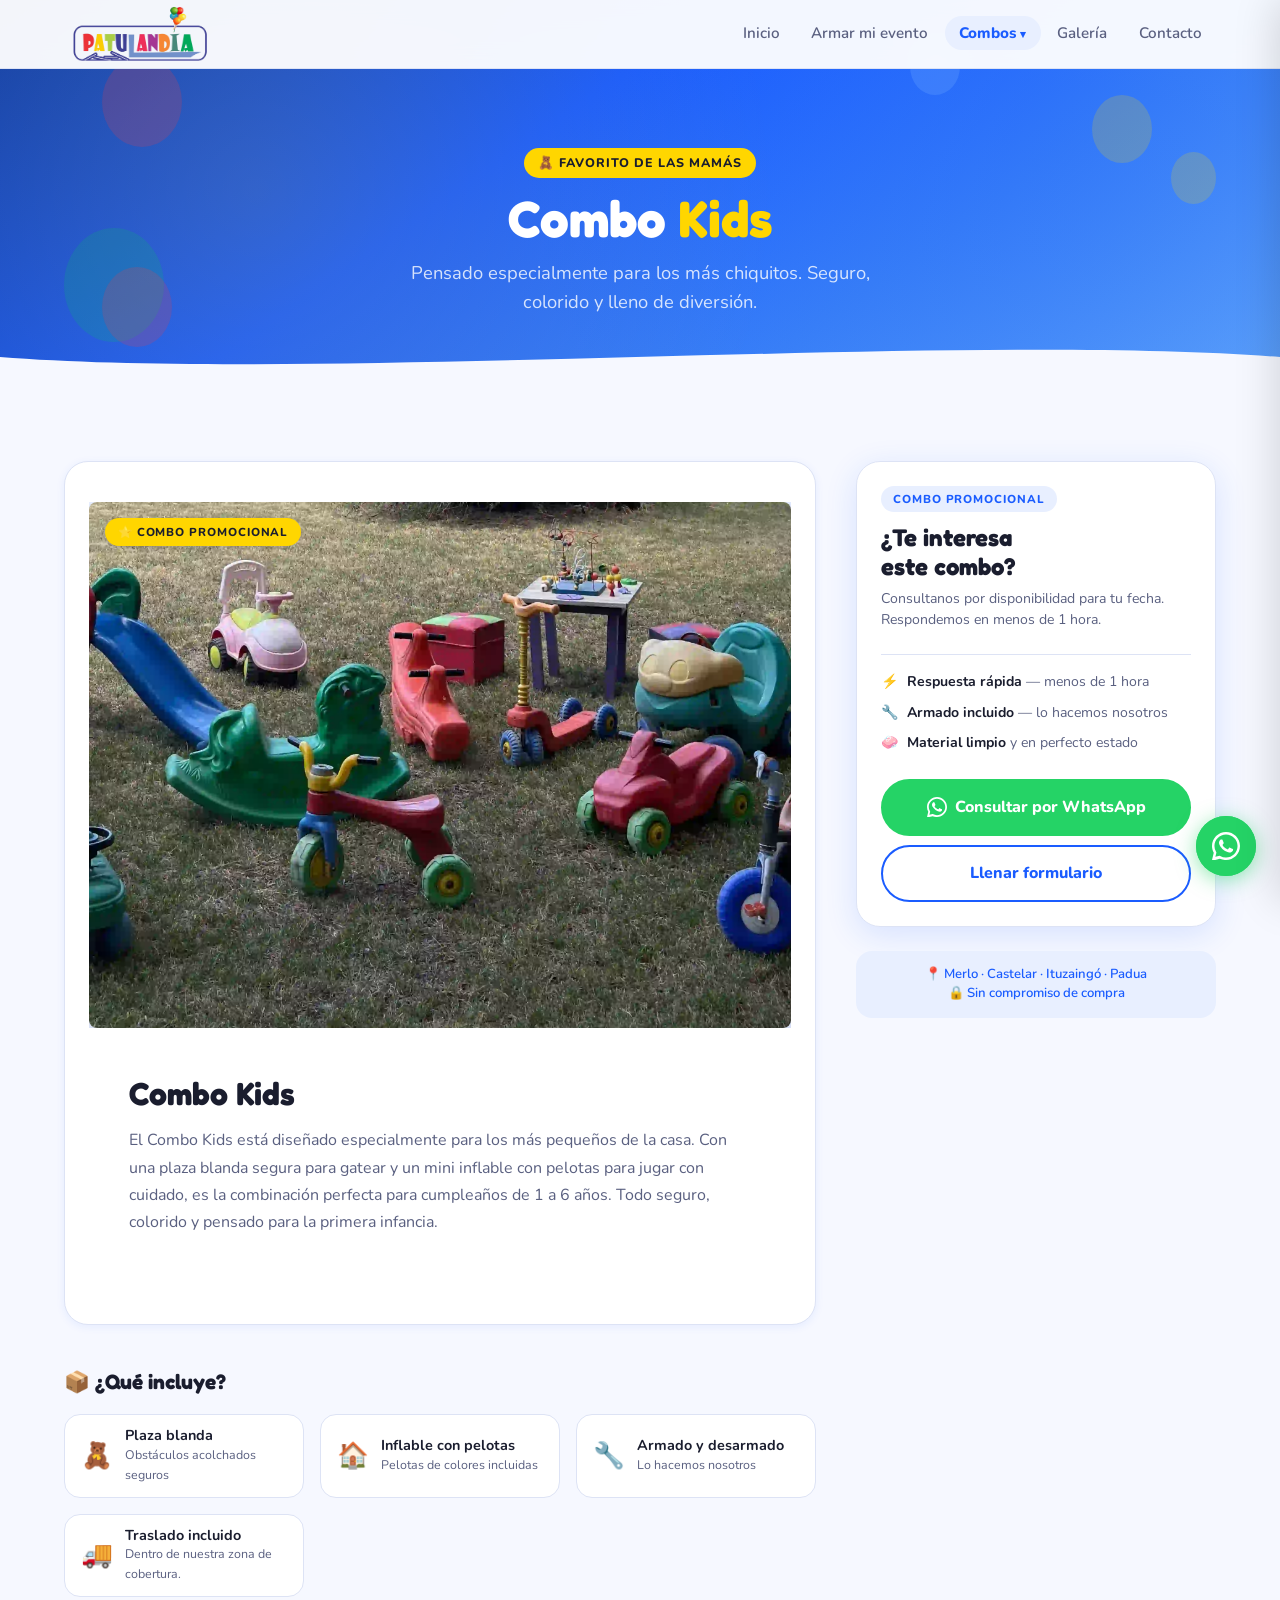
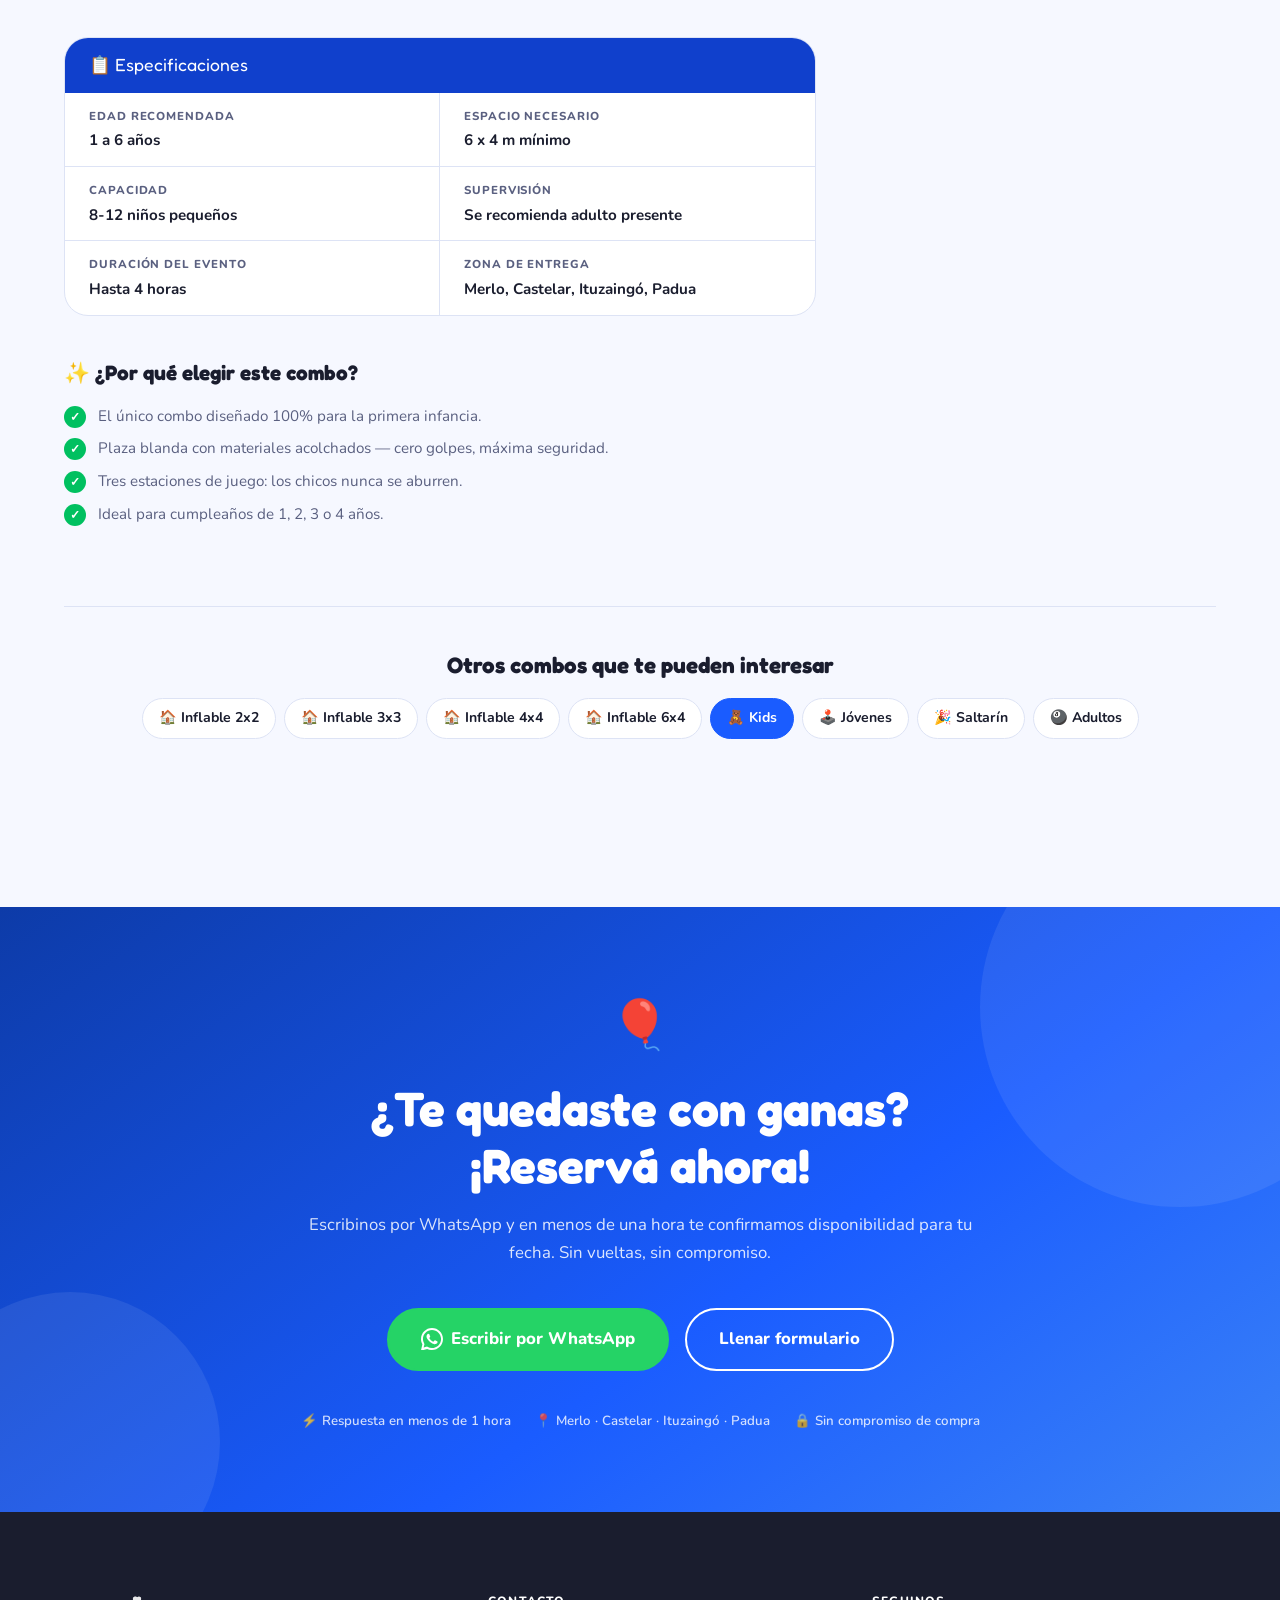
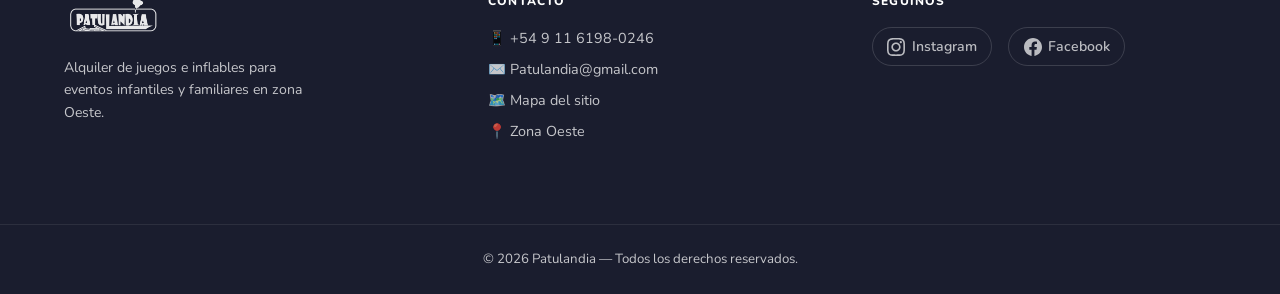
<file: combo-kids.html>
<!DOCTYPE html>
<html lang="es">
<head>
  <meta charset="UTF-8" />
  <meta name="viewport" content="width=device-width, initial-scale=1.0" />
  <meta name="description" content="Combo Kids — Patulandia. Plaza blanda, inflable con pelotas y mini pool para los más pequeños. El preferido para cumpleaños infantiles." />
  <title>Combo Kids — Patulandia</title>
  <link rel="preconnect" href="https://fonts.googleapis.com" />
  <link rel="preconnect" href="https://fonts.gstatic.com" crossorigin />
  <link href="https://fonts.googleapis.com/css2?family=Fredoka+One&family=Nunito:wght@400;600;700;800&display=swap" rel="stylesheet" />
  <link rel="stylesheet" href="./css/estilos.css" />
  <link rel="stylesheet" href="./css/combos-extra.css" />
  <link rel="icon" type="image/png" href="./img/favicon.ico">
  
</head>
<body>

  <!-- ===== HEADER ===== -->
  <header class="header" id="header">
    <div class="container header__inner">
      <a href="index.html" class="logo" aria-label="Patulandia — volver al inicio">
        <img src="./img/LogoPatulandia_PNG.png" alt="Patulandia" class="logo__img" />
      </a>

      <nav class="nav" aria-label="Menú principal">
        <ul class="nav__list">
          <li><a class="nav__link" href="index.html">Inicio</a></li>
          <li><a class="nav__link" href="armar-evento.html">Armar mi evento</a></li>
          <li class="nav__item--dropdown">
            <a class="nav__link nav__link--has-dropdown nav__link--active" href="#" aria-haspopup="true">Combos</a>
            <div class="nav__dropdown" role="menu">
              <div class="nav__dropdown-group">
                <span class="nav__dropdown-label">🎈 Combos Inflables</span>
                <a class="nav__dropdown-link" href="inflable-2x2.html" role="menuitem"><span class="dd-icon">🏠</span><span class="dd-text">Inflable 2x2<span class="dd-badge--hot">🔥 Más pedido</span></span></a>
                <a class="nav__dropdown-link" href="inflable-3x3.html" role="menuitem"><span class="dd-icon">🏠</span><span class="dd-text">Inflable 3x3</span></a>
                <a class="nav__dropdown-link" href="inflable-4x4.html" role="menuitem"><span class="dd-icon">🏠</span><span class="dd-text">Inflable 4x4</span></a>
                <a class="nav__dropdown-link" href="inflable-6x4.html" role="menuitem"><span class="dd-icon">🏠</span><span class="dd-text">Inflable 6x4</span></a>
              </div>
              <div class="nav__dropdown-divider"></div>
              <div class="nav__dropdown-group">
                <span class="nav__dropdown-label">✨ Combos Especiales</span>
                <a class="nav__dropdown-link nav__link--active-page" href="combo-kids.html" role="menuitem"><span class="dd-icon">🧸</span><span class="dd-text">Combo Kids</span><span class="dd-badge">Popular</span></a>
                <a class="nav__dropdown-link" href="combo-jovenes.html" role="menuitem"><span class="dd-icon">🕹️</span><span class="dd-text">Combo Jóvenes</span></a>
                <a class="nav__dropdown-link" href="combo-saltarin.html" role="menuitem"><span class="dd-icon">🎉</span><span class="dd-text">Combo Saltarín</span></a>
                <a class="nav__dropdown-link" href="combo-adultos.html" role="menuitem"><span class="dd-icon">🎱</span><span class="dd-text">Combo Adultos</span></a>
              </div>
            </div>
          </li>
          <li><a class="nav__link" href="galeria.html">Galería</a></li>
          <li><a class="nav__link" href="contacto.html">Contacto</a></li>
        </ul>
      </nav>

      <button class="hamburger" id="hamburger" aria-label="Abrir menú" aria-expanded="false" aria-controls="navMobile" type="button">
        <span></span><span></span><span></span>
      </button>
    </div>
  </header>

  <!-- ===== NAV MOBILE ===== -->
  <div class="nav-mobile-overlay" id="navOverlay" aria-hidden="true"></div>
  <nav class="nav-mobile" id="navMobile" aria-hidden="true" aria-label="Menú mobile">
    <div class="nav-mobile__top">
      <a href="index.html"><img src="./img/LogoPatulandia_PNG.png" alt="Patulandia" class="nav-mobile__logo" /></a>
      <button class="nav-mobile__close" id="navClose" aria-label="Cerrar menú" type="button">✕</button>
    </div>
    <ul class="nav-mobile__list">
      <li><a class="nav-mobile__link" href="index.html">Inicio</a></li>
      <li><a class="nav-mobile__link" href="armar-evento.html">Armar mi evento</a></li>
      <li class="nav-mobile__item--parent">
        <a class="nav-mobile__link nav-mobile__link--parent nav-mobile__link--active" href="#" aria-expanded="false">
          Combos <span class="nav-mobile__arrow" aria-hidden="true">▾</span>
        </a>
        <div class="nav-mobile__submenu" aria-hidden="true">
          <span class="nav-mobile__submenu-label">🎈 Inflables</span>
          <a class="nav-mobile__submenu-link" href="inflable-2x2.html"><span class="sm-icon">🏠</span> Inflable 2x2<span class="dd-badge dd-badge--hot">🔥 Más pedido</span></a>
          <a class="nav-mobile__submenu-link" href="inflable-3x3.html"><span class="sm-icon">🏠</span> Inflable 3x3</a>
          <a class="nav-mobile__submenu-link" href="inflable-4x4.html"><span class="sm-icon">🏠</span> Inflable 4x4</a>
          <a class="nav-mobile__submenu-link" href="inflable-6x4.html"><span class="sm-icon">🏠</span> Inflable 6x4</a>
          <div class="nav-mobile__submenu-divider"></div>
          <span class="nav-mobile__submenu-label">✨ Especiales</span>
          <a class="nav-mobile__submenu-link nav__link--active-page" href="combo-kids.html"><span class="sm-icon">🧸</span> Combo Kids<span class="dd-badge">Popular</span></a>
          <a class="nav-mobile__submenu-link" href="combo-jovenes.html"><span class="sm-icon">🕹️</span> Combo Jóvenes</a>
          <a class="nav-mobile__submenu-link" href="combo-saltarin.html"><span class="sm-icon">🎉</span> Combo Saltarín</a>
          <a class="nav-mobile__submenu-link" href="combo-adultos.html"><span class="sm-icon">🎱</span> Combo Adultos</a>
        </div>
      </li>
      <li><a class="nav-mobile__link" href="galeria.html">Galería</a></li>
      <li><a class="nav-mobile__link" href="contacto.html">Contacto</a></li>
    </ul>
  </nav>


  <!-- ===== HERO ===== -->
  <section class="combo-hero" aria-label="Combo Inflable 2x2 + Metegol">
    
    <div class="combo-hero__bg"></div>

    <div class="hero__balloons" aria-hidden="true">
      <div class="balloon balloon--red"></div>
      <div class="balloon balloon--yellow"></div>
      <div class="balloon balloon--green"></div>
      <div class="balloon balloon--blue"></div>
      <div class="balloon balloon--red b2"></div>
      <div class="balloon balloon--yellow b3"></div>
    </div>

    <div class="container combo-hero__content">
      <span class="combo-hero__badge">🧸 Favorito de las Mamás</span>
      <h1 class="combo-hero__title">Combo <span class="text-yellow">Kids</span><br /></h1>
      <p class="combo-hero__subtitle">Pensado especialmente para los más chiquitos. Seguro, colorido y lleno de diversión.</p>
    </div>
    
    <div class="combo-hero__wave" aria-hidden="true">
      <svg viewBox="0 0 1440 50" preserveAspectRatio="none" xmlns="http://www.w3.org/2000/svg">
        <path d="M0,25 C360,50 1080,0 1440,25 L1440,50 L0,50 Z" fill="var(--color-bg)" />
      </svg>
    </div>
    
  </section>


  <!-- ===== CONTENIDO PRINCIPAL ===== -->
  <main class="combo-main">
    <div class="container">
      <div class="combo-layout">

        <!-- COLUMNA IZQUIERDA -->
        <div class="combo-info">

          <div class="combo-card reveal">
            <div class="combo-card__img-wrap">
              <img src="./img/plaza_blanda_grande.webp" alt="Combo Kids Patulandia" class="combo-card__img"
                onerror="this.style.display='none'; this.nextElementSibling.style.display='flex';" />
              <div class="combo-card__img-placeholder" style="display:none;">
                <span>🧸</span>
              </div>
              <div class="combo-promo-badge">⭐ Combo Promocional</div>
            </div>
            <div class="combo-card__body">
              <h2 class="combo-card__title">Combo Kids</h2>
              <p class="combo-card__desc">El Combo Kids está diseñado especialmente para los más pequeños de la casa. Con una plaza blanda segura para gatear y un mini inflable con pelotas para jugar con cuidado, es la combinación perfecta para cumpleaños de 1 a 6 años. Todo seguro, colorido y pensado para la primera infancia.</p>
            </div>
          </div>

          <div class="combo-includes reveal">
            <h3 class="combo-includes__title">📦 ¿Qué incluye?</h3>
            <div class="combo-includes__list">
              <div class="combo-item">
                <span class="combo-item__icon">🧸</span>
                <div class="combo-item__info">
                  <div class="combo-item__name">Plaza blanda</div>
                  <div class="combo-item__detail">Obstáculos acolchados seguros</div>
                </div>
              </div>
              <div class="combo-item">
                <span class="combo-item__icon">🏠</span>
                <div class="combo-item__info">
                  <div class="combo-item__name">Inflable con pelotas</div>
                  <div class="combo-item__detail">Pelotas de colores incluidas</div>
                </div>
              </div>
              <div class="combo-item">
                <span class="combo-item__icon">🔧</span>
                <div class="combo-item__info">
                  <div class="combo-item__name">Armado y desarmado</div>
                  <div class="combo-item__detail">Lo hacemos nosotros</div>
                </div>
              </div>
              <div class="combo-item">
                <span class="combo-item__icon">🚚</span>
                <div class="combo-item__info">
                  <div class="combo-item__name">Traslado incluido</div>
                  <div class="combo-item__detail">Dentro de nuestra zona de cobertura.</div>
                </div>
              </div>
            </div>
          </div>

          <div class="combo-specs reveal">
            <div class="combo-specs__header">📋 Especificaciones</div>
            <div class="combo-specs__grid">
              <div class="combo-spec">
                <div class="combo-spec__label">Edad recomendada</div>
                <div class="combo-spec__value">1 a 6 años</div>
              </div>
              <div class="combo-spec">
                <div class="combo-spec__label">Espacio necesario</div>
                <div class="combo-spec__value">6 x 4 m mínimo</div>
              </div>
              <div class="combo-spec">
                <div class="combo-spec__label">Capacidad</div>
                <div class="combo-spec__value">8-12 niños pequeños</div>
              </div>
              <div class="combo-spec">
                <div class="combo-spec__label">Supervisión</div>
                <div class="combo-spec__value">Se recomienda adulto presente</div>
              </div>
              <div class="combo-spec">
                <div class="combo-spec__label">Duración del evento</div>
                <div class="combo-spec__value">Hasta 4 horas</div>
              </div>
              <div class="combo-spec">
                <div class="combo-spec__label">Zona de entrega</div>
                <div class="combo-spec__value">Merlo, Castelar, Ituzaingó, Padua</div>
              </div>
            </div>
          </div>

          <div class="combo-benefits reveal">
            <h3 class="combo-benefits__title">✨ ¿Por qué elegir este combo?</h3>
            <div class="combo-benefits__list">
              <div class="combo-benefit">El único combo diseñado 100% para la primera infancia.</div>
              <div class="combo-benefit">Plaza blanda con materiales acolchados — cero golpes, máxima seguridad.</div>
              <div class="combo-benefit">Tres estaciones de juego: los chicos nunca se aburren.</div>
              <div class="combo-benefit">Ideal para cumpleaños de 1, 2, 3 o 4 años.</div>
            </div>
          </div>

        </div>

        <!-- SIDEBAR -->
        <div class="combo-sidebar">
          <div class="combo-action-card reveal">
            <span class="combo-action-card__tag">Combo Promocional</span>
            <h3 class="combo-action-card__title">¿Te interesa<br />este combo?</h3>
            <p class="combo-action-card__sub">Consultanos por disponibilidad para tu fecha. Respondemos en menos de 1 hora.</p>
            <div class="combo-action-card__divider"></div>
            <div class="combo-action-card__perks">
              <div class="combo-perk">⚡ <span><strong>Respuesta rápida</strong> — menos de 1 hora</span></div>
              <div class="combo-perk">🔧 <span><strong>Armado incluido</strong> — lo hacemos nosotros</span></div>
              <div class="combo-perk">🧼 <span><strong>Material limpio</strong> y en perfecto estado</span></div>
            </div>
            <div class="combo-action-card__btns">
              <a href="https://wa.me/5491161980246?text=Hola%20Patulandia!%20Quiero%20consultar%20por%20el%20Combo%20Kids" class="btn btn--whatsapp btn--full" target="_blank" rel="noopener noreferrer">
                <svg width="20" height="20" viewBox="0 0 24 24" fill="currentColor" aria-hidden="true"><path d="M17.472 14.382c-.297-.149-1.758-.867-2.03-.967-.273-.099-.471-.148-.67.15-.197.297-.767.966-.94 1.164-.173.199-.347.223-.644.075-.297-.15-1.255-.463-2.39-1.475-.883-.788-1.48-1.761-1.653-2.059-.173-.297-.018-.458.13-.606.134-.133.298-.347.446-.52.149-.174.198-.298.298-.497.099-.198.05-.371-.025-.52-.075-.149-.669-1.612-.916-2.207-.242-.579-.487-.5-.669-.51-.173-.008-.371-.01-.57-.01-.198 0-.52.074-.792.372-.272.297-1.04 1.016-1.04 2.479 0 1.462 1.065 2.875 1.213 3.074.149.198 2.096 3.2 5.077 4.487.709.306 1.262.489 1.694.625.712.227 1.36.195 1.871.118.571-.085 1.758-.719 2.006-1.413.248-.694.248-1.289.173-1.413-.074-.124-.272-.198-.57-.347z"/><path d="M12 0C5.373 0 0 5.373 0 12c0 2.123.554 4.112 1.523 5.837L.057 23.882a.5.5 0 00.611.611l6.094-1.479A11.94 11.94 0 0012 24c6.627 0 12-5.373 12-12S18.627 0 12 0zm0 21.9a9.87 9.87 0 01-5.032-1.378l-.36-.214-3.73.905.923-3.634-.235-.374A9.869 9.869 0 012.1 12C2.1 6.533 6.533 2.1 12 2.1S21.9 6.533 21.9 12 17.467 21.9 12 21.9z"/></svg> Consultar por WhatsApp
              </a>
              <a href="contacto.html" class="btn btn--outline btn--full">Llenar formulario</a>
            </div>
          </div>
          <div class="combo-trust">
            📍 Merlo · Castelar · Ituzaingó · Padua<br />
            🔒 Sin compromiso de compra
          </div>
        </div>

      </div><!-- /combo-layout -->

      <!-- NAVEGACIÓN ENTRE COMBOS -->
      <nav class="combo-nav" aria-label="Otros combos disponibles">
        <h3 class="combo-nav__title">Otros combos que te pueden interesar</h3>
        <div class="combo-nav__grid">
          <a class="combo-nav__chip" href="inflable-2x2.html">🏠 Inflable 2x2</a>
          <a class="combo-nav__chip" href="inflable-3x3.html">🏠 Inflable 3x3</a>
          <a class="combo-nav__chip" href="inflable-4x4.html">🏠 Inflable 4x4</a>
          <a class="combo-nav__chip" href="inflable-6x4.html">🏠 Inflable 6x4</a>
          <a class="combo-nav__chip combo-nav__chip--active" href="combo-kids.html">🧸 Kids</a>
          <a class="combo-nav__chip" href="combo-jovenes.html">🕹️ Jóvenes</a>
          <a class="combo-nav__chip" href="combo-saltarin.html">🎉 Saltarín</a>
          <a class="combo-nav__chip" href="combo-adultos.html">🎱 Adultos</a>
        </div>
      </nav>

    </div>
  </main>

  
  <!-- ===== CTA FINAL ===== -->
  <section class="cta-final" aria-label="Reservar evento">
    <div class="container cta-final__inner">
      <div class="cta-final__content reveal">
        <span class="cta-final__emoji" aria-hidden="true">🎈</span>
        <h2 class="cta-final__title">¿Te quedaste con ganas? ¡Reservá ahora!</h2>
        <p class="cta-final__subtitle">
          Escribinos por WhatsApp y en menos de una hora te confirmamos disponibilidad para tu fecha. Sin vueltas, sin compromiso.
        </p>
        <div class="cta-final__actions">
          <a
            href="https://wa.me/5491161980246?text=Hola%20Patulandia!%20Quiero%20consultar%20por%20el%20Combo%20Inflable%202x2%20%2B%20Metegol"
            class="btn btn--whatsapp btn--large"
            target="_blank"
            rel="noopener noreferrer"
          >
            <svg width="22" height="22" viewBox="0 0 24 24" fill="currentColor" aria-hidden="true">
              <path d="M17.472 14.382c-.297-.149-1.758-.867-2.03-.967-.273-.099-.471-.148-.67.15-.197.297-.767.966-.94 1.164-.173.199-.347.223-.644.075-.297-.15-1.255-.463-2.39-1.475-.883-.788-1.48-1.761-1.653-2.059-.173-.297-.018-.458.13-.606.134-.133.298-.347.446-.52.149-.174.198-.298.298-.497.099-.198.05-.371-.025-.52-.075-.149-.669-1.612-.916-2.207-.242-.579-.487-.5-.669-.51-.173-.008-.371-.01-.57-.01-.198 0-.52.074-.792.372-.272.297-1.04 1.016-1.04 2.479 0 1.462 1.065 2.875 1.213 3.074.149.198 2.096 3.2 5.077 4.487.709.306 1.262.489 1.694.625.712.227 1.36.195 1.871.118.571-.085 1.758-.719 2.006-1.413.248-.694.248-1.289.173-1.413-.074-.124-.272-.198-.57-.347z"/>
              <path d="M12 0C5.373 0 0 5.373 0 12c0 2.123.554 4.112 1.523 5.837L.057 23.882a.5.5 0 00.611.611l6.094-1.479A11.94 11.94 0 0012 24c6.627 0 12-5.373 12-12S18.627 0 12 0zm0 21.9a9.87 9.87 0 01-5.032-1.378l-.36-.214-3.73.905.923-3.634-.235-.374A9.869 9.869 0 012.1 12C2.1 6.533 6.533 2.1 12 2.1S21.9 6.533 21.9 12 17.467 21.9 12 21.9z"/>
            </svg>
            Escribir por WhatsApp
          </a>
          <a href="contacto.html" class="btn btn--outline-white btn--large">Llenar formulario</a>
        </div>
        <ul class="cta-final__trust" aria-label="Garantías">
          <li>⚡ Respuesta en menos de 1 hora</li>
          <li>📍 Merlo · Castelar · Ituzaingó · Padua</li>
          <li>🔒 Sin compromiso de compra</li>
        </ul>
      </div>
    </div>
  </section>

  <!-- ===== FOOTER ===== -->
  <footer class="footer" id="footer">
    <div class="container footer__inner">

      <div class="footer__brand">
        <a href="index.html" class="footer__logo-link" aria-label="Patulandia — inicio">
          <img src="./img/LogoPatulandia_PNG.png" alt="Patulandia" class="footer__logo-img" />
        </a>
        <p class="footer__tagline">Alquiler de juegos e inflables para eventos infantiles y familiares en zona Oeste.</p>
      </div>

      <div class="footer__contact">
        <h3 class="footer__heading">Contacto</h3>
        <ul class="footer__list">  
        <li>
          <a href="https://wa.me/5491161980246?text=Hola%20quiero%20consultar%20por%20un%20evento"
          target="_blank" rel="noopener noreferrer"> 📱 +54 9 11 6198-0246</a>
        </li>

          <li><a href="mailto:patulandia@gmail">✉️ Patulandia@gmail.com</a></li>
          <li><a href="mapa-sitio.html">🗺️ Mapa del sitio</a></li>
          <li>📍 Zona Oeste</li>
        </ul>
      </div>

      <div class="footer__social">
        <h3 class="footer__heading">Seguinos</h3>
        <div class="social-links">
          <a href="https://www.instagram.com/patulandia.entretenimientos/" class="social-link" aria-label="Instagram de Patulandia" target="_blank" rel="noopener noreferrer">
            <svg width="18" height="18" viewBox="0 0 24 24" fill="currentColor" aria-hidden="true">
              <path d="M12 2.163c3.204 0 3.584.012 4.85.07 3.252.148 4.771 1.691 4.919 4.919.058 1.265.069 1.645.069 4.849 0 3.205-.012 3.584-.069 4.849-.149 3.225-1.664 4.771-4.919 4.919-1.266.058-1.644.07-4.85.07-3.204 0-3.584-.012-4.849-.07-3.26-.149-4.771-1.699-4.919-4.92-.058-1.265-.07-1.644-.07-4.849 0-3.204.013-3.583.07-4.849.149-3.227 1.664-4.771 4.919-4.919 1.266-.057 1.645-.069 4.849-.069zm0-2.163c-3.259 0-3.667.014-4.947.072-4.358.2-6.78 2.618-6.98 6.98-.059 1.281-.073 1.689-.073 4.948 0 3.259.014 3.668.072 4.948.2 4.358 2.618 6.78 6.98 6.98 1.281.058 1.689.072 4.948.072 3.259 0 3.668-.014 4.948-.072 4.354-.2 6.782-2.618 6.979-6.98.059-1.28.073-1.689.073-4.948 0-3.259-.014-3.667-.072-4.947-.196-4.354-2.617-6.78-6.979-6.98-1.281-.059-1.69-.073-4.949-.073zm0 5.838c-3.403 0-6.162 2.759-6.162 6.162s2.759 6.163 6.162 6.163 6.162-2.759 6.162-6.163c0-3.403-2.759-6.162-6.162-6.162zm0 10.162c-2.209 0-4-1.79-4-4 0-2.209 1.791-4 4-4s4 1.791 4 4c0 2.21-1.791 4-4 4zm6.406-11.845c-.796 0-1.441.645-1.441 1.44s.645 1.44 1.441 1.44c.795 0 1.439-.645 1.439-1.44s-.644-1.44-1.439-1.44z"/>
            </svg>
            Instagram
          </a>
          <a href="https://www.facebook.com/AlquilerdeInflablesPatulandia?locale=es_LA" class="social-link" aria-label="Facebook de Patulandia" target="_blank" rel="noopener noreferrer">
            <svg width="18" height="18" viewBox="0 0 24 24" fill="currentColor" aria-hidden="true">
              <path d="M24 12.073c0-6.627-5.373-12-12-12s-12 5.373-12 12c0 5.99 4.388 10.954 10.125 11.854v-8.385H7.078v-3.47h3.047V9.43c0-3.007 1.792-4.669 4.533-4.669 1.312 0 2.686.235 2.686.235v2.953H15.83c-1.491 0-1.956.925-1.956 1.874v2.25h3.328l-.532 3.47h-2.796v8.385C19.612 23.027 24 18.062 24 12.073z"/>
            </svg>
            Facebook
          </a>
        </div>
      </div>
    </div>

    <div class="footer__bottom">
      <div class="container">
        <p>© <span id="currentYear"></span> Patulandia — Todos los derechos reservados.</p>
      </div>
    </div>
  </footer>


    <a href="https://wa.me/5491161980246?text=Hola%20Patulandia!%20Quiero%20consultar%20por%20el%20Combo%20Kids" class="whatsapp-float" target="_blank" rel="noopener noreferrer" aria-label="Contactar por WhatsApp">
    <svg width="28" height="28" viewBox="0 0 24 24" fill="currentColor" aria-hidden="true"><path d="M17.472 14.382c-.297-.149-1.758-.867-2.03-.967-.273-.099-.471-.148-.67.15-.197.297-.767.966-.94 1.164-.173.199-.347.223-.644.075-.297-.15-1.255-.463-2.39-1.475-.883-.788-1.48-1.761-1.653-2.059-.173-.297-.018-.458.13-.606.134-.133.298-.347.446-.52.149-.174.198-.298.298-.497.099-.198.05-.371-.025-.52-.075-.149-.669-1.612-.916-2.207-.242-.579-.487-.5-.669-.51-.173-.008-.371-.01-.57-.01-.198 0-.52.074-.792.372-.272.297-1.04 1.016-1.04 2.479 0 1.462 1.065 2.875 1.213 3.074.149.198 2.096 3.2 5.077 4.487.709.306 1.262.489 1.694.625.712.227 1.36.195 1.871.118.571-.085 1.758-.719 2.006-1.413.248-.694.248-1.289.173-1.413-.074-.124-.272-.198-.57-.347z"/><path d="M12 0C5.373 0 0 5.373 0 12c0 2.123.554 4.112 1.523 5.837L.057 23.882a.5.5 0 00.611.611l6.094-1.479A11.94 11.94 0 0012 24c6.627 0 12-5.373 12-12S18.627 0 12 0zm0 21.9a9.87 9.87 0 01-5.032-1.378l-.36-.214-3.73.905.923-3.634-.235-.374A9.869 9.869 0 012.1 12C2.1 6.533 6.533 2.1 12 2.1S21.9 6.533 21.9 12 17.467 21.9 12 21.9z"/></svg>
    <span class="whatsapp-float__pulse" aria-hidden="true"></span>
  </a>

  <script src="./js/index.js"></script>
</body>
</html>
</file>
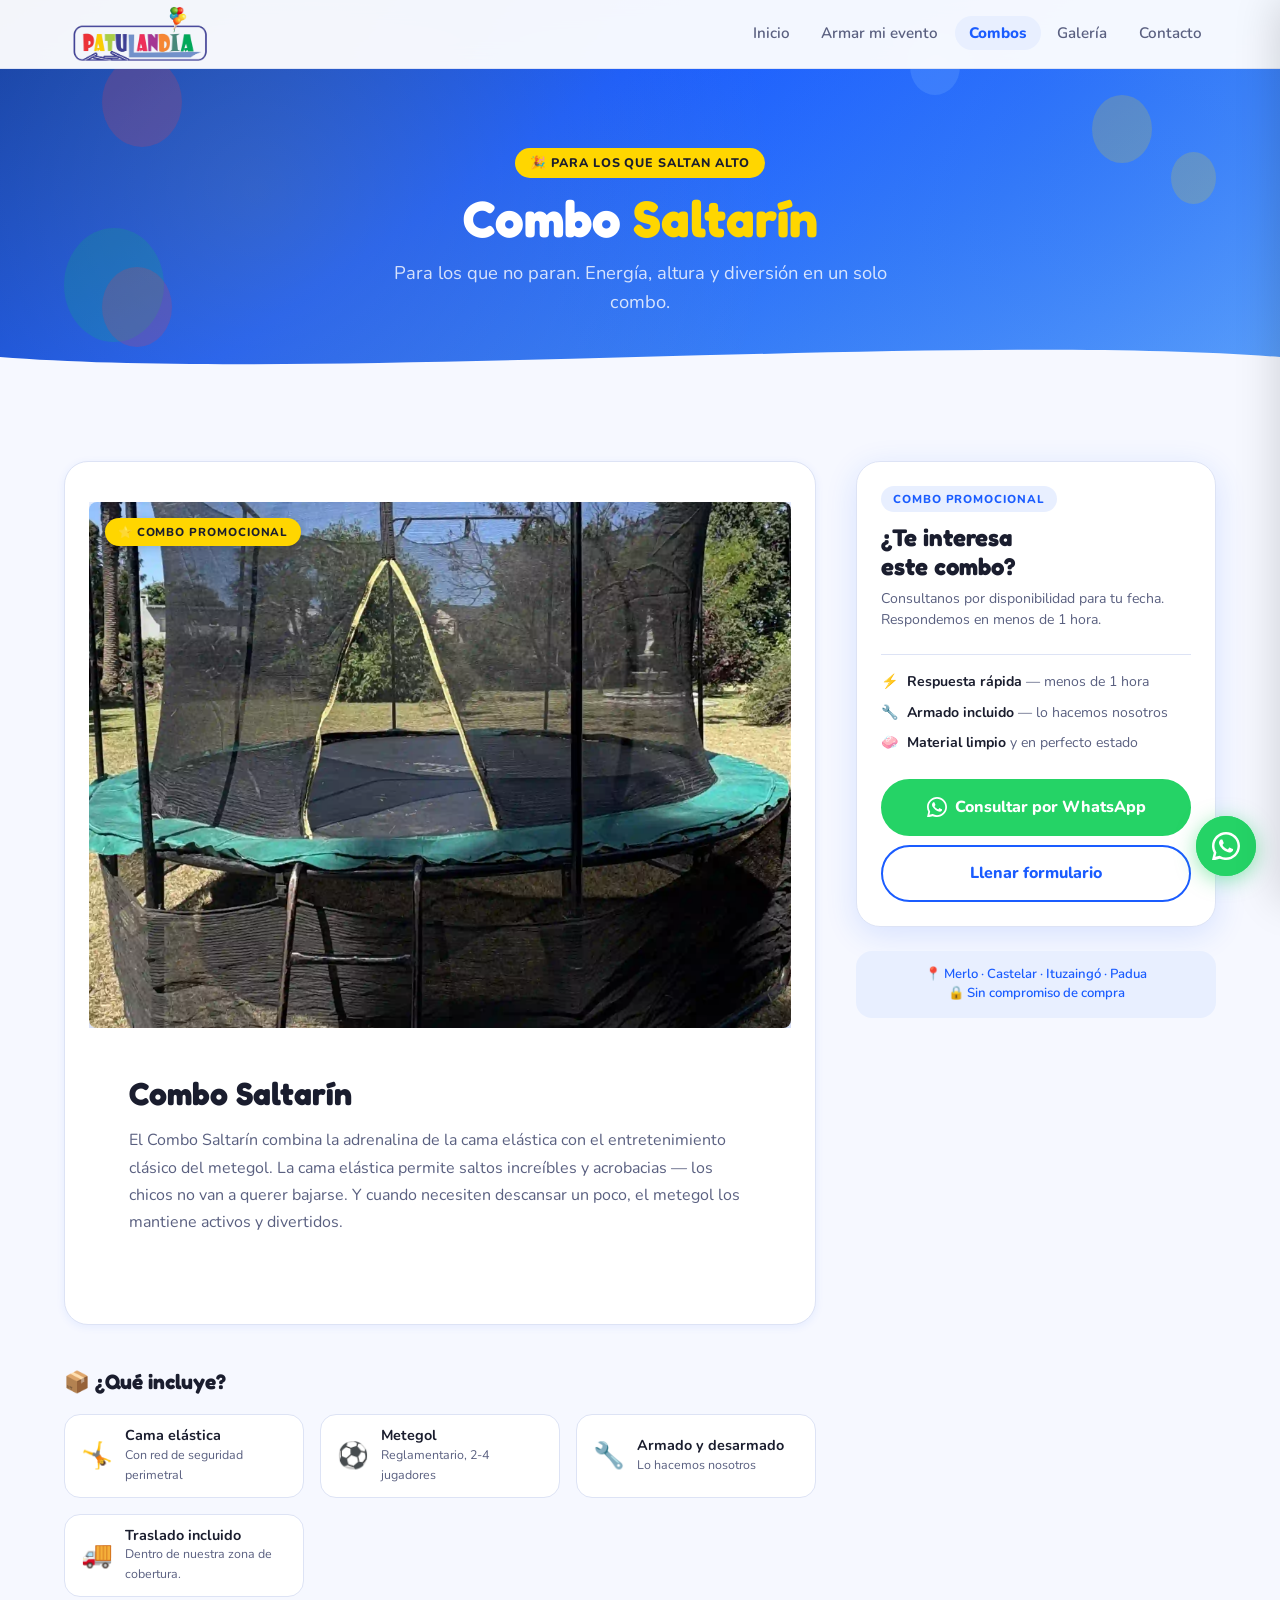
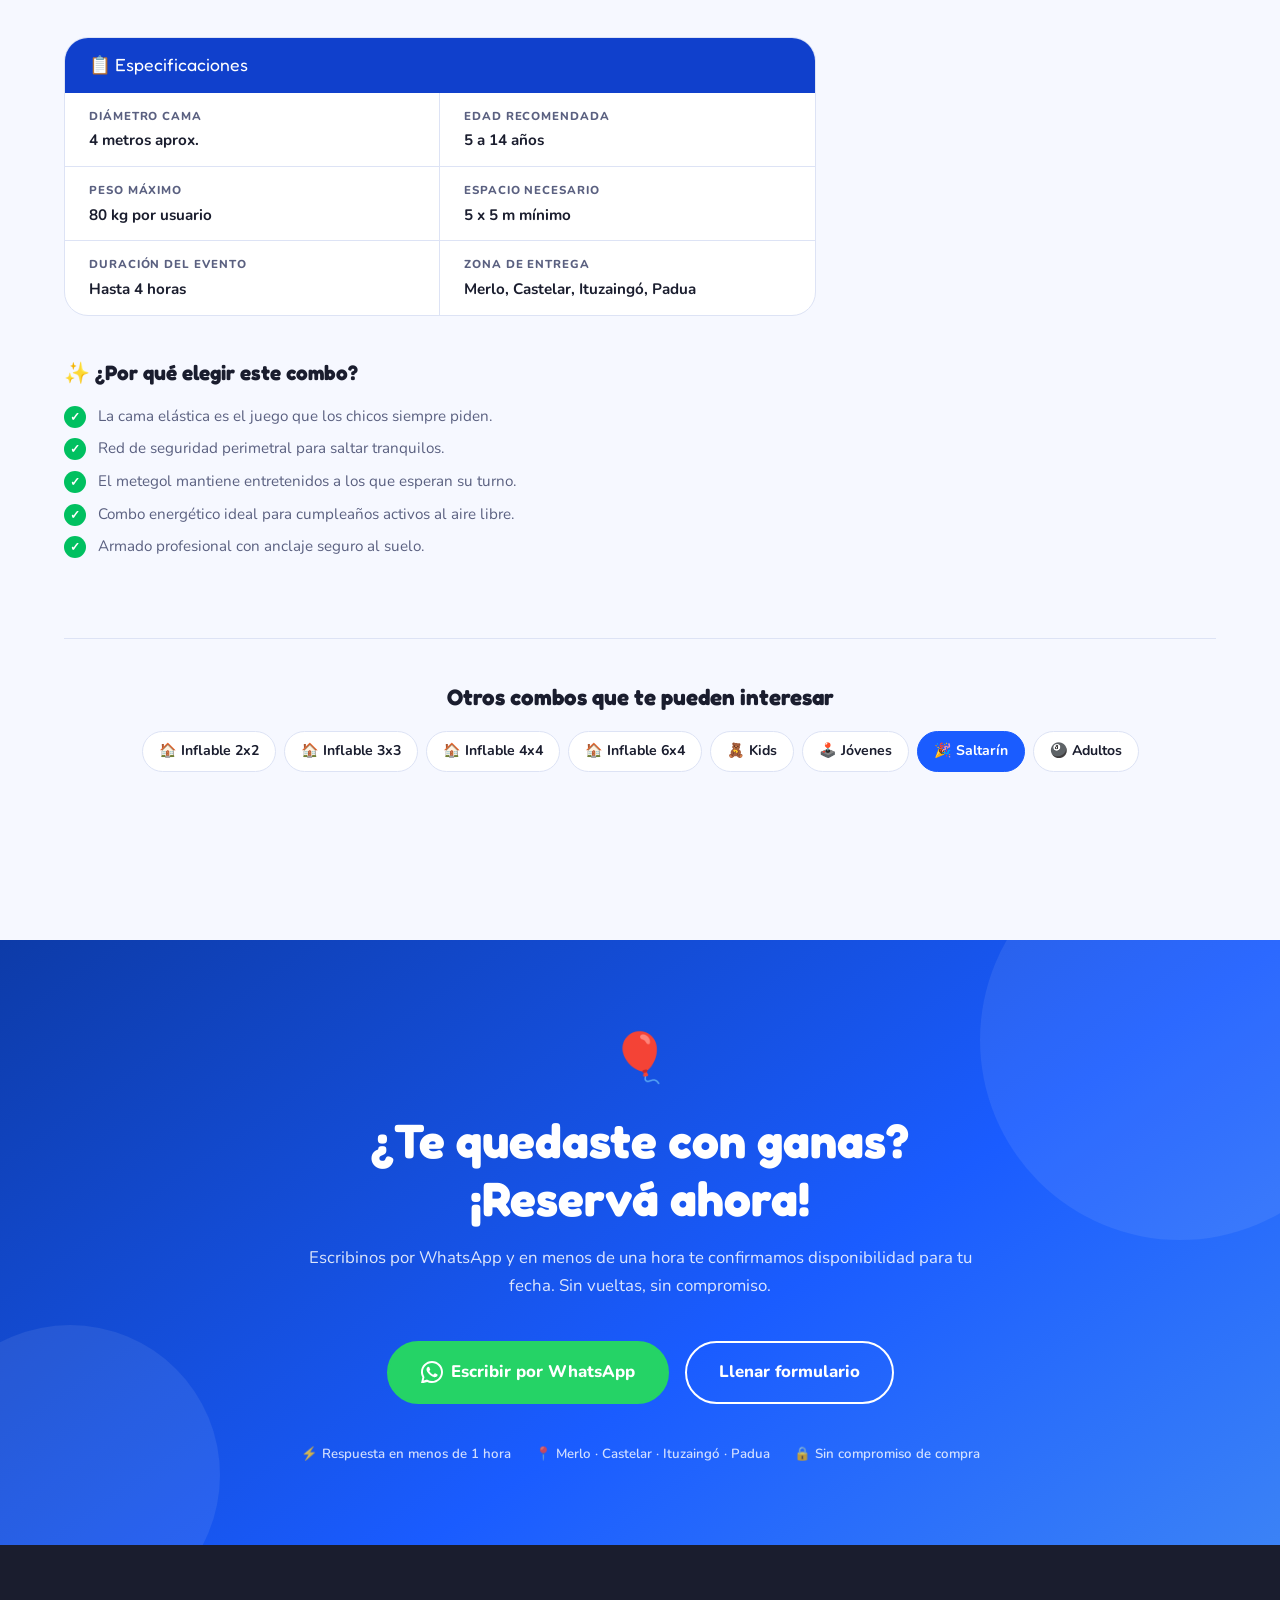
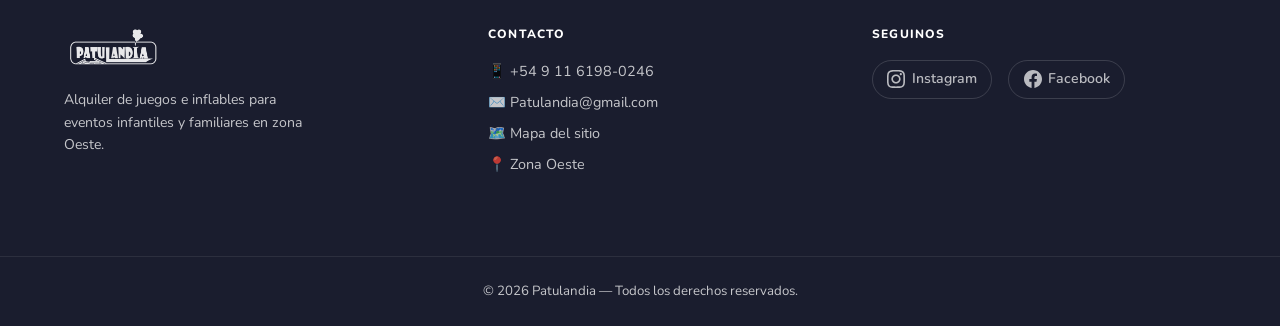
<file: combo-saltarin.html>
<!DOCTYPE html>
<html lang="es">
<head>
  <meta charset="UTF-8" />
  <meta name="viewport" content="width=device-width, initial-scale=1.0" />
  <meta name="description" content="Combo Saltarín — Patulandia. Cama elástica más metegol para cumpleaños llenos de energía. Zona Oeste GBA." />
  <title>Combo Saltarín — Patulandia</title>
  <link rel="preconnect" href="https://fonts.googleapis.com" />
  <link rel="preconnect" href="https://fonts.gstatic.com" crossorigin />
  <link href="https://fonts.googleapis.com/css2?family=Fredoka+One&family=Nunito:wght@400;600;700;800&display=swap" rel="stylesheet" />
  <link rel="stylesheet" href="./css/estilos.css" />
  <link rel="stylesheet" href="./css/combos-extra.css"/>
  <link rel="icon" type="image/png" href="./img/favicon.ico">
</head>
<body>

  <!-- ===== HEADER ===== -->
  <header class="header" id="header">
    <div class="container header__inner">
      <a href="index.html" class="logo" aria-label="Patulandia — volver al inicio">
        <img src="./img/LogoPatulandia_PNG.png" alt="Patulandia" class="logo__img" />
      </a>

      <nav class="nav" aria-label="Menú principal">
        <ul class="nav__list">
          <li><a class="nav__link" href="index.html">Inicio</a></li>
          <li><a class="nav__link" href="armar-evento.html">Armar mi evento</a></li>
          <li class="nav__item--dropdown">
            <a class="nav__link nav__link--active" href="#" aria-haspopup="true">Combos</a>
            <div class="nav__dropdown" role="menu">
              <div class="nav__dropdown-group">
                <span class="nav__dropdown-label">🎈 Combos Inflables</span>
                <a class="nav__dropdown-link" href="inflable-2x2.html" role="menuitem"><span class="dd-icon">🏠</span><span class="dd-text">Inflable 2x2<span class="dd-badge--hot">🔥 Más pedido</span></span></a>
                <a class="nav__dropdown-link" href="inflable-3x3.html" role="menuitem"><span class="dd-icon">🏠</span><span class="dd-text">Inflable 3x3</span></a>
                <a class="nav__dropdown-link" href="inflable-4x4.html" role="menuitem"><span class="dd-icon">🏠</span><span class="dd-text">Inflable 4x4</span></a>
                <a class="nav__dropdown-link" href="inflable-6x4.html" role="menuitem"><span class="dd-icon">🏠</span><span class="dd-text">Inflable 6x4</span></a>
              </div>
              <div class="nav__dropdown-divider"></div>
              <div class="nav__dropdown-group">
                <span class="nav__dropdown-label">✨ Combos Especiales</span>
                <a class="nav__dropdown-link" href="combo-kids.html" role="menuitem"><span class="dd-icon">🧸</span><span class="dd-text">Combo Kids</span><span class="dd-badge">Popular</span></a>
                <a class="nav__dropdown-link" href="combo-jovenes.html" role="menuitem"><span class="dd-icon">🕹️</span><span class="dd-text">Combo Jóvenes</span></a>
                <a class="nav__dropdown-link nav__link--active" href="combo-saltarin.html" role="menuitem"><span class="dd-icon">🎉</span><span class="dd-text">Combo Saltarín</span></a>
                <a class="nav__dropdown-link" href="combo-adultos.html" role="menuitem"><span class="dd-icon">🎱</span><span class="dd-text">Combo Adultos</span></a>
              </div>
            </div>
          </li>
          <li><a class="nav__link" href="galeria.html">Galería</a></li>
          <li><a class="nav__link" href="contacto.html">Contacto</a></li>
        </ul>
      </nav>

      <button class="hamburger" id="hamburger" aria-label="Abrir menú" aria-expanded="false" aria-controls="navMobile" type="button">
        <span></span><span></span><span></span>
      </button>
    </div>
  </header>

  <!-- ===== NAV MOBILE ===== -->
  <div class="nav-mobile-overlay" id="navOverlay" aria-hidden="true"></div>
  <nav class="nav-mobile" id="navMobile" aria-hidden="true" aria-label="Menú mobile">
    <div class="nav-mobile__top">
      <a href="index.html"><img src="./img/LogoPatulandia_PNG.png" alt="Patulandia" class="nav-mobile__logo" /></a>
      <button class="nav-mobile__close" id="navClose" aria-label="Cerrar menú" type="button">✕</button>
    </div>
    <ul class="nav-mobile__list">
      <li><a class="nav-mobile__link" href="index.html">Inicio</a></li>
      <li><a class="nav-mobile__link" href="armar-evento.html">Armar mi evento</a></li>
      <li class="nav-mobile__item--parent">
        <a class="nav-mobile__link nav-mobile__link--parent nav-mobile__link--active" href="#" aria-expanded="false">
          Combos <span class="nav-mobile__arrow" aria-hidden="true">▾</span>
        </a>
        <div class="nav-mobile__submenu" aria-hidden="true">
          <span class="nav-mobile__submenu-label">🎈 Inflables</span>
          <a class="nav-mobile__submenu-link" href="inflable-2x2.html"><span class="sm-icon">🏠</span> Inflable 2x2<span class="dd-badge dd-badge--hot">🔥 Más pedido</span></a>
          <a class="nav-mobile__submenu-link" href="inflable-3x3.html"><span class="sm-icon">🏠</span> Inflable 3x3</a>
          <a class="nav-mobile__submenu-link" href="inflable-4x4.html"><span class="sm-icon">🏠</span> Inflable 4x4</a>
          <a class="nav-mobile__submenu-link" href="inflable-6x4.html"><span class="sm-icon">🏠</span> Inflable 6x4</a>
          <div class="nav-mobile__submenu-divider"></div>
          <span class="nav-mobile__submenu-label">✨ Especiales</span>
          <a class="nav-mobile__submenu-link" href="combo-kids.html"><span class="sm-icon">🧸</span> Combo Kids<span class="dd-badge">Popular</span></a>
          <a class="nav-mobile__submenu-link" href="combo-jovenes.html"><span class="sm-icon">🕹️</span> Combo Jóvenes</a>
          <a class="nav-mobile__submenu-link nav__link--active-page" href="combo-saltarin.html"><span class="sm-icon">🎉</span> Combo Saltarín</a>
          <a class="nav-mobile__submenu-link" href="combo-adultos.html"><span class="sm-icon">🎱</span> Combo Adultos</a>
        </div>
      </li>
      <li><a class="nav-mobile__link" href="galeria.html">Galería</a></li>
      <li><a class="nav-mobile__link" href="contacto.html">Contacto</a></li>
    </ul>
  </nav>

  <!-- ===== HERO ===== -->
  <section class="combo-hero" aria-label="Combo Saltarín">
    <div class="combo-hero__bg"></div>
    
    <div class="hero__balloons" aria-hidden="true">
      <div class="balloon balloon--red"></div>
      <div class="balloon balloon--yellow"></div>
      <div class="balloon balloon--green"></div>
      <div class="balloon balloon--blue"></div>
      <div class="balloon balloon--red b2"></div>
      <div class="balloon balloon--yellow b3"></div>
    </div>

    <div class="container combo-hero__content">
      <span class="combo-hero__badge">🎉 Para los que saltan alto</span>
      <h1 class="combo-hero__title">Combo <span class="text-yellow">Saltarín</span> <br></h1>
      <p class="combo-hero__subtitle">Para los que no paran. Energía, altura y diversión en un solo combo.</p>
    </div>
    <div class="combo-hero__wave" aria-hidden="true">
      <svg viewBox="0 0 1440 50" preserveAspectRatio="none" xmlns="http://www.w3.org/2000/svg">
        <path d="M0,25 C360,50 1080,0 1440,25 L1440,50 L0,50 Z" fill="var(--color-bg)" />
      </svg>
    </div>
  </section>


  <!-- ===== CONTENIDO PRINCIPAL ===== -->
  <main class="combo-main">
    <div class="container">
      <div class="combo-layout">

        <!-- COLUMNA IZQUIERDA -->
        <div class="combo-info">

          <div class="combo-card reveal">
            <div class="combo-card__img-wrap">
              <img src="./img/cama_elastica_3.webp" alt="Combo Saltarín Patulandia" class="combo-card__img"
                onerror="this.style.display='none'; this.nextElementSibling.style.display='flex';" />
              <div class="combo-card__img-placeholder" style="display:none;">
                <span>🤸</span>
                
              </div>
              <div class="combo-promo-badge">⭐ Combo Promocional</div>
            </div>
            <div class="combo-card__body">
              <h2 class="combo-card__title">Combo Saltarín</h2>
              <p class="combo-card__desc">El Combo Saltarín combina la adrenalina de la cama elástica con el entretenimiento clásico del metegol. La cama elástica permite saltos increíbles y acrobacias — los chicos no van a querer bajarse. Y cuando necesiten descansar un poco, el metegol los mantiene activos y divertidos.</p>
            </div>
          </div>

          <div class="combo-includes reveal">
            <h3 class="combo-includes__title">📦 ¿Qué incluye?</h3>
            <div class="combo-includes__list">
              <div class="combo-item">
                <span class="combo-item__icon">🤸</span>
                <div class="combo-item__info">
                  <div class="combo-item__name">Cama elástica</div>
                  <div class="combo-item__detail">Con red de seguridad perimetral</div>
                </div>
              </div>
              <div class="combo-item">
                <span class="combo-item__icon">⚽</span>
                <div class="combo-item__info">
                  <div class="combo-item__name">Metegol</div>
                  <div class="combo-item__detail">Reglamentario, 2-4 jugadores</div>
                </div>
              </div>
              <div class="combo-item">
                <span class="combo-item__icon">🔧</span>
                <div class="combo-item__info">
                  <div class="combo-item__name">Armado y desarmado</div>
                  <div class="combo-item__detail">Lo hacemos nosotros</div>
                </div>
              </div>
              <div class="combo-item">
                <span class="combo-item__icon">🚚</span>
                <div class="combo-item__info">
                  <div class="combo-item__name">Traslado incluido</div>
                  <div class="combo-item__detail">Dentro de nuestra zona de cobertura.</div>
                </div>
              </div>
            </div>
          </div>

          <div class="combo-specs reveal">
            <div class="combo-specs__header">📋 Especificaciones</div>
            <div class="combo-specs__grid">
              <div class="combo-spec">
                <div class="combo-spec__label">Diámetro cama</div>
                <div class="combo-spec__value">4 metros aprox.</div>
              </div>
              <div class="combo-spec">
                <div class="combo-spec__label">Edad recomendada</div>
                <div class="combo-spec__value">5 a 14 años</div>
              </div>
              <div class="combo-spec">
                <div class="combo-spec__label">Peso máximo</div>
                <div class="combo-spec__value">80 kg por usuario</div>
              </div>
              <div class="combo-spec">
                <div class="combo-spec__label">Espacio necesario</div>
                <div class="combo-spec__value">5 x 5 m mínimo</div>
              </div>
              <div class="combo-spec">
                <div class="combo-spec__label">Duración del evento</div>
                <div class="combo-spec__value">Hasta 4 horas</div>
              </div>
              <div class="combo-spec">
                <div class="combo-spec__label">Zona de entrega</div>
                <div class="combo-spec__value">Merlo, Castelar, Ituzaingó, Padua</div>
              </div>
            </div>
          </div>

          <div class="combo-benefits reveal">
            <h3 class="combo-benefits__title">✨ ¿Por qué elegir este combo?</h3>
            <div class="combo-benefits__list">
              <div class="combo-benefit">La cama elástica es el juego que los chicos siempre piden.</div>
              <div class="combo-benefit">Red de seguridad perimetral para saltar tranquilos.</div>
              <div class="combo-benefit">El metegol mantiene entretenidos a los que esperan su turno.</div>
              <div class="combo-benefit">Combo energético ideal para cumpleaños activos al aire libre.</div>
              <div class="combo-benefit">Armado profesional con anclaje seguro al suelo.</div>
            </div>
          </div>

        </div>

        <!-- SIDEBAR -->
        <div class="combo-sidebar">
          <div class="combo-action-card reveal">
            <span class="combo-action-card__tag">Combo Promocional</span>
            <h3 class="combo-action-card__title">¿Te interesa<br />este combo?</h3>
            <p class="combo-action-card__sub">Consultanos por disponibilidad para tu fecha. Respondemos en menos de 1 hora.</p>
            <div class="combo-action-card__divider"></div>
            <div class="combo-action-card__perks">
              <div class="combo-perk">⚡ <span><strong>Respuesta rápida</strong> — menos de 1 hora</span></div>
              <div class="combo-perk">🔧 <span><strong>Armado incluido</strong> — lo hacemos nosotros</span></div>
              <div class="combo-perk">🧼 <span><strong>Material limpio</strong> y en perfecto estado</span></div>
            </div>
            <div class="combo-action-card__btns">
              <a href="https://wa.me/5491161980246?text=Hola%20Patulandia!%20Quiero%20consultar%20por%20el%20Combo%20Saltar%C3%ADn" class="btn btn--whatsapp btn--full" target="_blank" rel="noopener noreferrer">
                <svg width="20" height="20" viewBox="0 0 24 24" fill="currentColor" aria-hidden="true"><path d="M17.472 14.382c-.297-.149-1.758-.867-2.03-.967-.273-.099-.471-.148-.67.15-.197.297-.767.966-.94 1.164-.173.199-.347.223-.644.075-.297-.15-1.255-.463-2.39-1.475-.883-.788-1.48-1.761-1.653-2.059-.173-.297-.018-.458.13-.606.134-.133.298-.347.446-.52.149-.174.198-.298.298-.497.099-.198.05-.371-.025-.52-.075-.149-.669-1.612-.916-2.207-.242-.579-.487-.5-.669-.51-.173-.008-.371-.01-.57-.01-.198 0-.52.074-.792.372-.272.297-1.04 1.016-1.04 2.479 0 1.462 1.065 2.875 1.213 3.074.149.198 2.096 3.2 5.077 4.487.709.306 1.262.489 1.694.625.712.227 1.36.195 1.871.118.571-.085 1.758-.719 2.006-1.413.248-.694.248-1.289.173-1.413-.074-.124-.272-.198-.57-.347z"/><path d="M12 0C5.373 0 0 5.373 0 12c0 2.123.554 4.112 1.523 5.837L.057 23.882a.5.5 0 00.611.611l6.094-1.479A11.94 11.94 0 0012 24c6.627 0 12-5.373 12-12S18.627 0 12 0zm0 21.9a9.87 9.87 0 01-5.032-1.378l-.36-.214-3.73.905.923-3.634-.235-.374A9.869 9.869 0 012.1 12C2.1 6.533 6.533 2.1 12 2.1S21.9 6.533 21.9 12 17.467 21.9 12 21.9z"/></svg> Consultar por WhatsApp
              </a>
              <a href="contacto.html" class="btn btn--outline btn--full">Llenar formulario</a>
            </div>
          </div>
          <div class="combo-trust">
            📍 Merlo · Castelar · Ituzaingó · Padua<br />
            🔒 Sin compromiso de compra
          </div>
        </div>

      </div>

      <!-- NAVEGACIÓN ENTRE COMBOS -->
      <nav class="combo-nav" aria-label="Otros combos disponibles">
        <h3 class="combo-nav__title">Otros combos que te pueden interesar</h3>
        <div class="combo-nav__grid">
          <a class="combo-nav__chip" href="inflable-2x2.html">🏠 Inflable 2x2</a>
          <a class="combo-nav__chip" href="inflable-3x3.html">🏠 Inflable 3x3</a>
          <a class="combo-nav__chip" href="inflable-4x4.html">🏠 Inflable 4x4</a>
          <a class="combo-nav__chip" href="inflable-6x4.html">🏠 Inflable 6x4</a>
          <a class="combo-nav__chip" href="combo-kids.html">🧸 Kids</a>
          <a class="combo-nav__chip" href="combo-jovenes.html">🕹️ Jóvenes</a>
          <a class="combo-nav__chip combo-nav__chip--active" href="combo-saltarin.html">🎉 Saltarín</a>
          <a class="combo-nav__chip" href="combo-adultos.html">🎱 Adultos</a>
        </div>
      </nav>

    </div>
  </main>


  <!-- ===== CTA FINAL ===== -->
  <section class="cta-final" aria-label="Reservar evento">
    <div class="container cta-final__inner">
      <div class="cta-final__content reveal">
        <span class="cta-final__emoji" aria-hidden="true">🎈</span>
        <h2 class="cta-final__title">¿Te quedaste con ganas? ¡Reservá ahora!</h2>
        <p class="cta-final__subtitle">
          Escribinos por WhatsApp y en menos de una hora te confirmamos disponibilidad para tu fecha. Sin vueltas, sin compromiso.
        </p>
        <div class="cta-final__actions">
          <a
            href="https://wa.me/5491161980246?text=Hola%20Patulandia!%20Quiero%20consultar%20por%20el%20Combo%20Inflable%202x2%20%2B%20Metegol"
            class="btn btn--whatsapp btn--large"
            target="_blank"
            rel="noopener noreferrer"
          >
            <svg width="22" height="22" viewBox="0 0 24 24" fill="currentColor" aria-hidden="true">
              <path d="M17.472 14.382c-.297-.149-1.758-.867-2.03-.967-.273-.099-.471-.148-.67.15-.197.297-.767.966-.94 1.164-.173.199-.347.223-.644.075-.297-.15-1.255-.463-2.39-1.475-.883-.788-1.48-1.761-1.653-2.059-.173-.297-.018-.458.13-.606.134-.133.298-.347.446-.52.149-.174.198-.298.298-.497.099-.198.05-.371-.025-.52-.075-.149-.669-1.612-.916-2.207-.242-.579-.487-.5-.669-.51-.173-.008-.371-.01-.57-.01-.198 0-.52.074-.792.372-.272.297-1.04 1.016-1.04 2.479 0 1.462 1.065 2.875 1.213 3.074.149.198 2.096 3.2 5.077 4.487.709.306 1.262.489 1.694.625.712.227 1.36.195 1.871.118.571-.085 1.758-.719 2.006-1.413.248-.694.248-1.289.173-1.413-.074-.124-.272-.198-.57-.347z"/>
              <path d="M12 0C5.373 0 0 5.373 0 12c0 2.123.554 4.112 1.523 5.837L.057 23.882a.5.5 0 00.611.611l6.094-1.479A11.94 11.94 0 0012 24c6.627 0 12-5.373 12-12S18.627 0 12 0zm0 21.9a9.87 9.87 0 01-5.032-1.378l-.36-.214-3.73.905.923-3.634-.235-.374A9.869 9.869 0 012.1 12C2.1 6.533 6.533 2.1 12 2.1S21.9 6.533 21.9 12 17.467 21.9 12 21.9z"/>
            </svg>
            Escribir por WhatsApp
          </a>
          <a href="contacto.html" class="btn btn--outline-white btn--large">Llenar formulario</a>
        </div>
        <ul class="cta-final__trust" aria-label="Garantías">
          <li>⚡ Respuesta en menos de 1 hora</li>
          <li>📍 Merlo · Castelar · Ituzaingó · Padua</li>
          <li>🔒 Sin compromiso de compra</li>
        </ul>
      </div>
    </div>
  </section>


  <!-- ===== FOOTER ===== -->
  <footer class="footer" id="footer">
    <div class="container footer__inner">

      <div class="footer__brand">
        <a href="index.html" class="footer__logo-link" aria-label="Patulandia — inicio">
          <img src="./img/LogoPatulandia_PNG.png" alt="Patulandia" class="footer__logo-img" />
        </a>
        <p class="footer__tagline">Alquiler de juegos e inflables para eventos infantiles y familiares en zona Oeste.</p>
      </div>

      <div class="footer__contact">
        <h3 class="footer__heading">Contacto</h3>
        <ul class="footer__list">  
        <li>
          <a href="https://wa.me/5491161980246?text=Hola%20quiero%20consultar%20por%20un%20evento"
          target="_blank" rel="noopener noreferrer"> 📱 +54 9 11 6198-0246</a>
        </li>

          <li><a href="mailto:patulandia@gmail">✉️ Patulandia@gmail.com</a></li>
          <li><a href="mapa-sitio.html">🗺️ Mapa del sitio</a></li>
          <li>📍 Zona Oeste</li>
        </ul>
      </div>

      <div class="footer__social">
        <h3 class="footer__heading">Seguinos</h3>
        <div class="social-links">
          <a href="https://www.instagram.com/patulandia.entretenimientos/" class="social-link" aria-label="Instagram de Patulandia" target="_blank" rel="noopener noreferrer">
            <svg width="18" height="18" viewBox="0 0 24 24" fill="currentColor" aria-hidden="true">
              <path d="M12 2.163c3.204 0 3.584.012 4.85.07 3.252.148 4.771 1.691 4.919 4.919.058 1.265.069 1.645.069 4.849 0 3.205-.012 3.584-.069 4.849-.149 3.225-1.664 4.771-4.919 4.919-1.266.058-1.644.07-4.85.07-3.204 0-3.584-.012-4.849-.07-3.26-.149-4.771-1.699-4.919-4.92-.058-1.265-.07-1.644-.07-4.849 0-3.204.013-3.583.07-4.849.149-3.227 1.664-4.771 4.919-4.919 1.266-.057 1.645-.069 4.849-.069zm0-2.163c-3.259 0-3.667.014-4.947.072-4.358.2-6.78 2.618-6.98 6.98-.059 1.281-.073 1.689-.073 4.948 0 3.259.014 3.668.072 4.948.2 4.358 2.618 6.78 6.98 6.98 1.281.058 1.689.072 4.948.072 3.259 0 3.668-.014 4.948-.072 4.354-.2 6.782-2.618 6.979-6.98.059-1.28.073-1.689.073-4.948 0-3.259-.014-3.667-.072-4.947-.196-4.354-2.617-6.78-6.979-6.98-1.281-.059-1.69-.073-4.949-.073zm0 5.838c-3.403 0-6.162 2.759-6.162 6.162s2.759 6.163 6.162 6.163 6.162-2.759 6.162-6.163c0-3.403-2.759-6.162-6.162-6.162zm0 10.162c-2.209 0-4-1.79-4-4 0-2.209 1.791-4 4-4s4 1.791 4 4c0 2.21-1.791 4-4 4zm6.406-11.845c-.796 0-1.441.645-1.441 1.44s.645 1.44 1.441 1.44c.795 0 1.439-.645 1.439-1.44s-.644-1.44-1.439-1.44z"/>
            </svg>
            Instagram
          </a>
          <a href="https://www.facebook.com/AlquilerdeInflablesPatulandia?locale=es_LA" class="social-link" aria-label="Facebook de Patulandia" target="_blank" rel="noopener noreferrer">
            <svg width="18" height="18" viewBox="0 0 24 24" fill="currentColor" aria-hidden="true">
              <path d="M24 12.073c0-6.627-5.373-12-12-12s-12 5.373-12 12c0 5.99 4.388 10.954 10.125 11.854v-8.385H7.078v-3.47h3.047V9.43c0-3.007 1.792-4.669 4.533-4.669 1.312 0 2.686.235 2.686.235v2.953H15.83c-1.491 0-1.956.925-1.956 1.874v2.25h3.328l-.532 3.47h-2.796v8.385C19.612 23.027 24 18.062 24 12.073z"/>
            </svg>
            Facebook
          </a>
        </div>
      </div>
    </div>

    <div class="footer__bottom">
      <div class="container">
        <p>© <span id="currentYear"></span> Patulandia — Todos los derechos reservados.</p>
      </div>
    </div>
  </footer>
  


    <a href="https://wa.me/5491161980246?text=Hola%20Patulandia!%20Quiero%20consultar%20por%20el%20Combo%20Saltar%C3%ADn" class="whatsapp-float" target="_blank" rel="noopener noreferrer" aria-label="Contactar por WhatsApp">
    <svg width="28" height="28" viewBox="0 0 24 24" fill="currentColor" aria-hidden="true"><path d="M17.472 14.382c-.297-.149-1.758-.867-2.03-.967-.273-.099-.471-.148-.67.15-.197.297-.767.966-.94 1.164-.173.199-.347.223-.644.075-.297-.15-1.255-.463-2.39-1.475-.883-.788-1.48-1.761-1.653-2.059-.173-.297-.018-.458.13-.606.134-.133.298-.347.446-.52.149-.174.198-.298.298-.497.099-.198.05-.371-.025-.52-.075-.149-.669-1.612-.916-2.207-.242-.579-.487-.5-.669-.51-.173-.008-.371-.01-.57-.01-.198 0-.52.074-.792.372-.272.297-1.04 1.016-1.04 2.479 0 1.462 1.065 2.875 1.213 3.074.149.198 2.096 3.2 5.077 4.487.709.306 1.262.489 1.694.625.712.227 1.36.195 1.871.118.571-.085 1.758-.719 2.006-1.413.248-.694.248-1.289.173-1.413-.074-.124-.272-.198-.57-.347z"/><path d="M12 0C5.373 0 0 5.373 0 12c0 2.123.554 4.112 1.523 5.837L.057 23.882a.5.5 0 00.611.611l6.094-1.479A11.94 11.94 0 0012 24c6.627 0 12-5.373 12-12S18.627 0 12 0zm0 21.9a9.87 9.87 0 01-5.032-1.378l-.36-.214-3.73.905.923-3.634-.235-.374A9.869 9.869 0 012.1 12C2.1 6.533 6.533 2.1 12 2.1S21.9 6.533 21.9 12 17.467 21.9 12 21.9z"/></svg>
    <span class="whatsapp-float__pulse" aria-hidden="true"></span>
  </a>

  <script src="./js/index.js"></script>
</body>
</html>
</file>
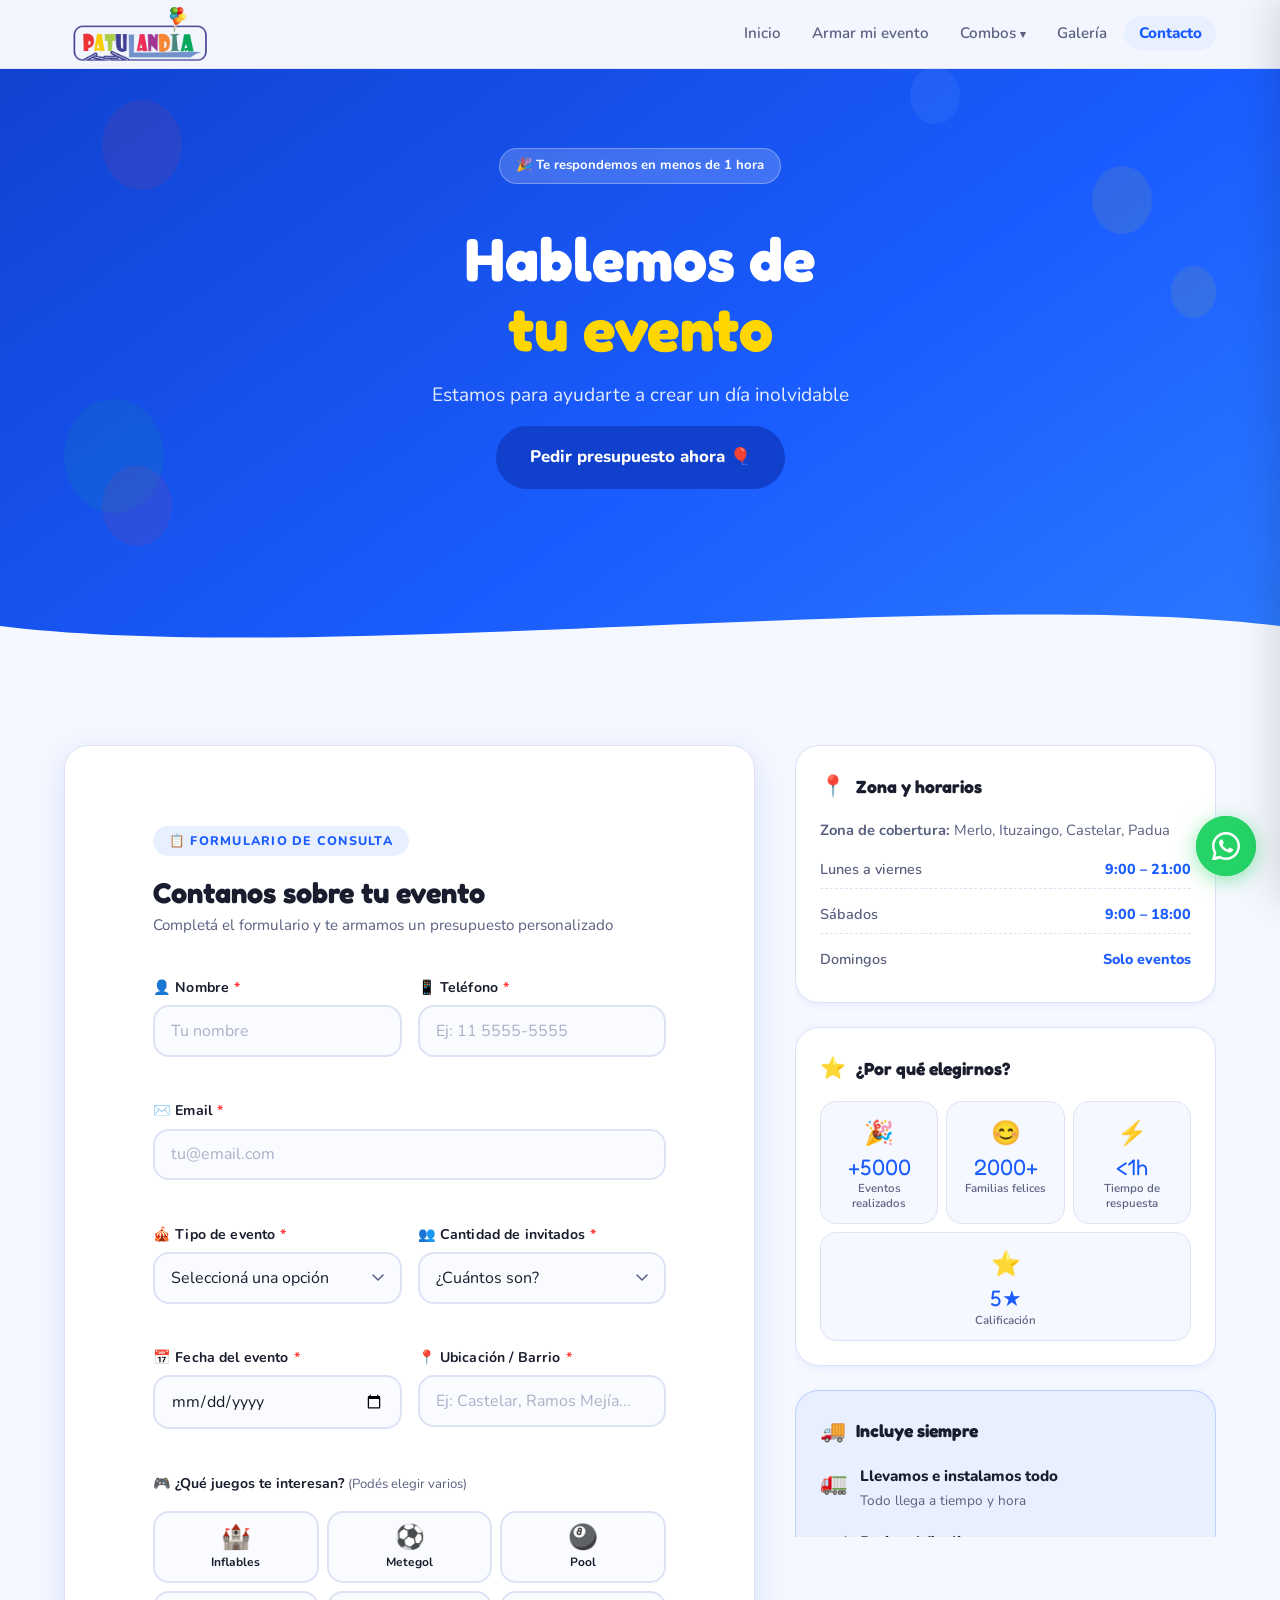
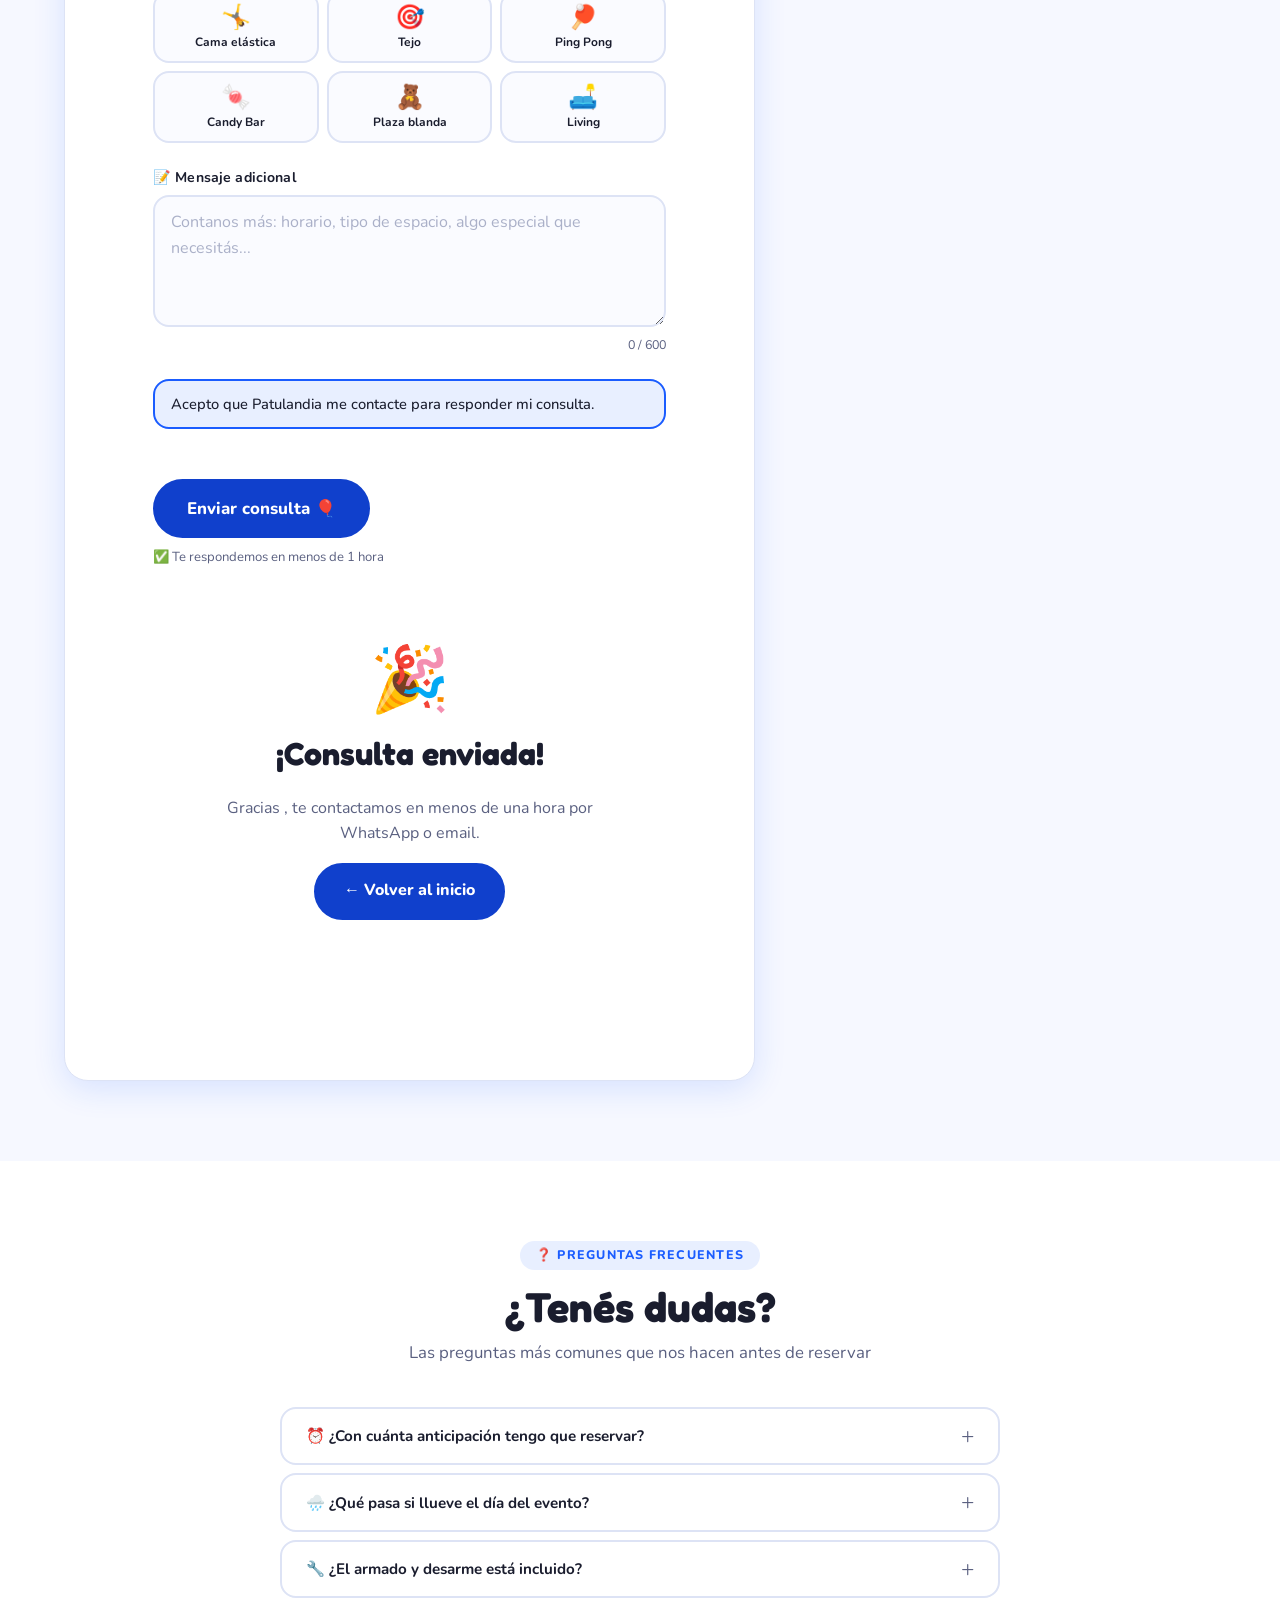
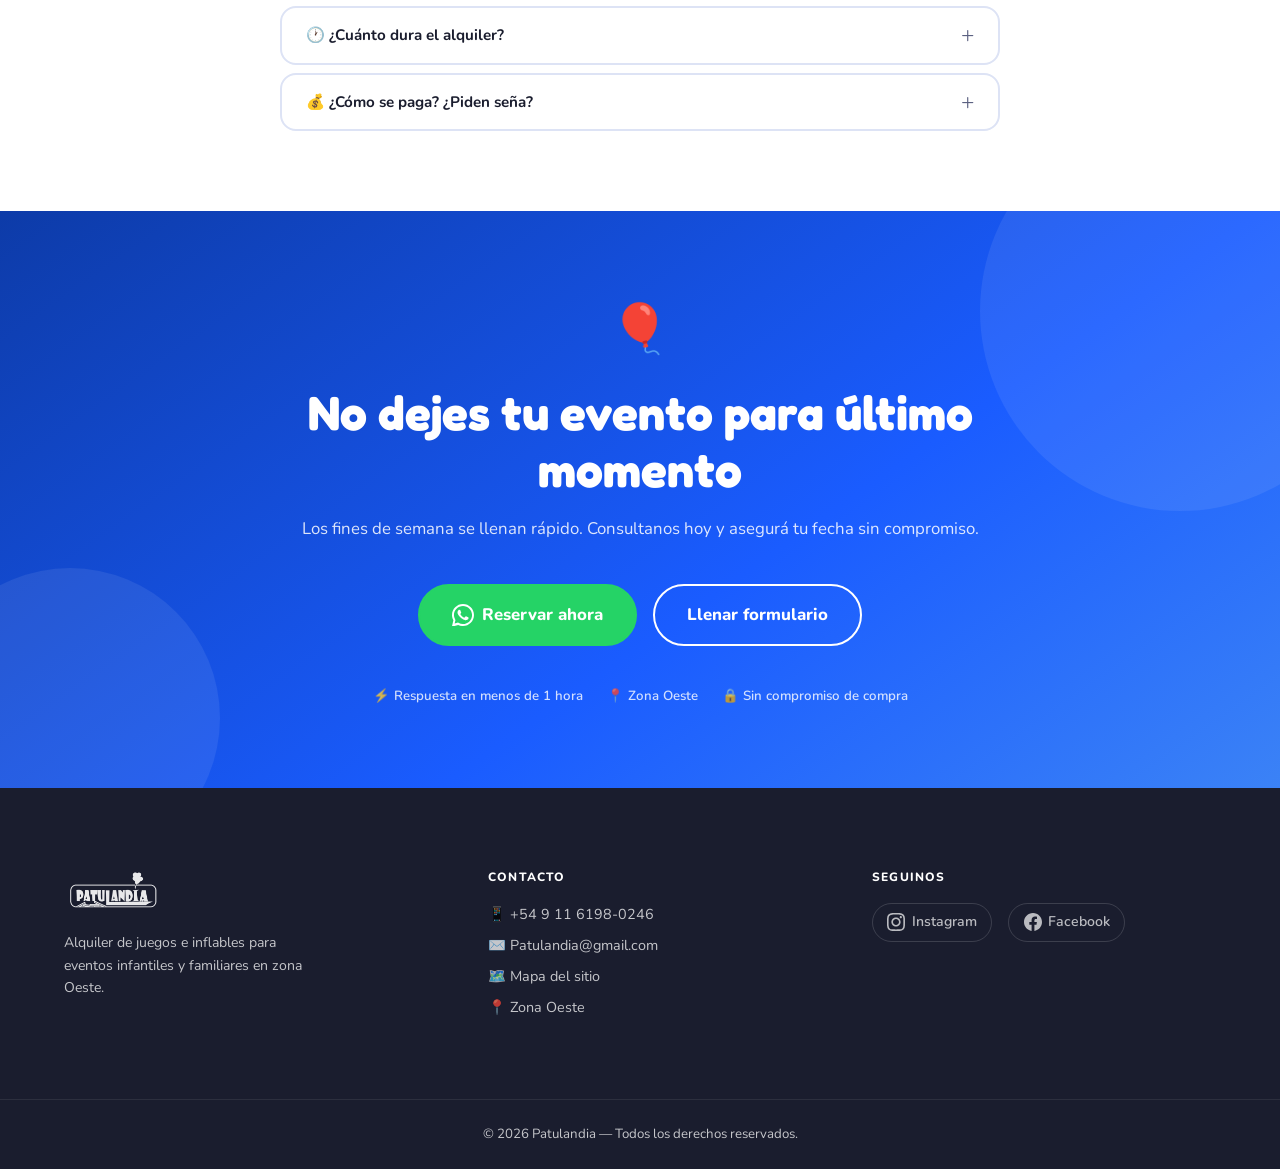
<file: contacto.html>
<!DOCTYPE html>
<html lang="es">
<head>
  <meta charset="UTF-8" />
  <meta name="viewport" content="width=device-width, initial-scale=1.0" />
  <meta name="description" content="Contactá a Patulandia y pedí tu presupuesto para inflables, juegos y combos para eventos. Te respondemos en menos de 1 hora." />
  <title>Contacto — Patulandia</title>

  <link rel="preconnect" href="https://fonts.googleapis.com" />
  <link rel="preconnect" href="https://fonts.gstatic.com" crossorigin />
  <link href="https://fonts.googleapis.com/css2?family=Fredoka+One&family=Nunito:wght@400;600;700;800&display=swap" rel="stylesheet" />
  <link rel="icon" type="image/png" href="./img/favicon.ico">

  <!-- CSS compartido del sitio -->
  <link rel="stylesheet" href="./css/estilos.css" />
</head>
<body>

  <!-- ============================================================
       HEADER — igual que index.html
  ============================================================ -->
  <header class="header" id="header">
    <div class="container header__inner">

      <a href="index.html" class="logo" aria-label="Patulandia — volver al inicio">
        <img
          src="./img/LogoPatulandia_PNG.png"
          alt="Patulandia"
          class="logo__img"
        />
      </a>

      <nav class="nav" aria-label="Menú principal">
        <ul class="nav__list">
          <li><a class="nav__link" href="index.html">Inicio</a></li>
          <li><a class="nav__link" href="armar-evento.html">Armar mi evento</a></li>
          <li class="nav__item--dropdown">
            <a class="nav__link nav__link--has-dropdown" href="#" aria-haspopup="true">Combos</a>
          <div class="nav__dropdown" role="menu">
            <div class="nav__dropdown-group">
            <span class="nav__dropdown-label">🎈 Combos Inflables</span>
            <a class="nav__dropdown-link" href="inflable-2x2.html" role="menuitem"><span class="dd-icon">🏠</span><span class="dd-text">Inflable 2x2<span class="dd-badge--hot">🔥 Más pedido</span></span></a>
            <a class="nav__dropdown-link" href="inflable-3x3.html" role="menuitem"><span class="dd-icon">🏠</span><span class="dd-text">Inflable 3x3</span></a>
            <a class="nav__dropdown-link" href="inflable-4x4.html" role="menuitem"><span class="dd-icon">🏠</span><span class="dd-text">Inflable 4x4</span></a>
            <a class="nav__dropdown-link" href="inflable-6x4.html" role="menuitem"><span class="dd-icon">🏠</span><span class="dd-text">Inflable 6x4</span></a>
        </div>
        <div class="nav__dropdown-divider"></div>
        <div class="nav__dropdown-group">
          <span class="nav__dropdown-label">✨ Combos Especiales</span>
          <a class="nav__dropdown-link" href="combo-kids.html" role="menuitem"><span class="dd-icon">🧸</span><span class="dd-text">Combo Kids</span><span class="dd-badge">Popular</span></a>
          <a class="nav__dropdown-link" href="combo-jovenes.html" role="menuitem"><span class="dd-icon">🕹️</span><span class="dd-text">Combo Jóvenes</span></a>
          <a class="nav__dropdown-link" href="combo-saltarin.html" role="menuitem"><span class="dd-icon">🎉</span><span class="dd-text">Combo Saltarín</span></a>
          <a class="nav__dropdown-link" href="combo-adultos.html" role="menuitem"><span class="dd-icon">🎱</span><span class="dd-text">Combo Adultos</span></a>
        </div>
      </div>
    </li>
    <li><a class="nav__link" href="galeria.html">Galería</a></li>
    <li><a class="nav__link nav__link--active-page" href="contacto.html">Contacto</a></li>
  </ul>
</nav>

      <button
        class="hamburger"
        id="hamburger"
        aria-label="Abrir menú"
        aria-expanded="false"
        aria-controls="navMobile"
        type="button"
      >
        <span></span>
        <span></span>
        <span></span>
      </button>
    </div>
  </header>

  <!-- ===== NAV MOBILE ===== -->
  <div class="nav-mobile-overlay" id="navOverlay" aria-hidden="true"></div>
  <nav class="nav-mobile" id="navMobile" aria-hidden="true" aria-label="Menú mobile">
    <div class="nav-mobile__top">
      <a href="index.html"><img src="./img/LogoPatulandia_PNG.png" alt="Patulandia" class="nav-mobile__logo" /></a>
      <button class="nav-mobile__close" id="navClose" aria-label="Cerrar menú" type="button">✕</button>
    </div>
    <ul class="nav-mobile__list">
      <li><a class="nav-mobile__link" href="index.html">Inicio</a></li>
      <li><a class="nav-mobile__link" href="armar-evento.html">Armar mi evento</a></li>
      <li class="nav-mobile__item--parent">
        <a class="nav-mobile__link nav-mobile__link--parent" href="#" aria-expanded="false">
          Combos <span class="nav-mobile__arrow" aria-hidden="true">▾</span>
        </a>
        <div class="nav-mobile__submenu" aria-hidden="true">
          <span class="nav-mobile__submenu-label">🎈 Inflables</span>
          <a class="nav-mobile__submenu-link" href="inflable-2x2.html"><span class="sm-icon">🏠</span> Inflable 2x2<span class="dd-badge dd-badge--hot">🔥 Más pedido</span></a>
          <a class="nav-mobile__submenu-link" href="inflable-3x3.html"><span class="sm-icon">🏠</span> Inflable 3x3</a>
          <a class="nav-mobile__submenu-link" href="inflable-4x4.html"><span class="sm-icon">🏠</span> Inflable 4x4</a>
          <a class="nav-mobile__submenu-link" href="inflable-6x4.html"><span class="sm-icon">🏠</span> Inflable 6x4</a>
          <div class="nav-mobile__submenu-divider"></div>
          <span class="nav-mobile__submenu-label">✨ Especiales</span>
          <a class="nav-mobile__submenu-link" href="combo-kids.html"><span class="sm-icon">🧸</span> Combo Kids<span class="dd-badge">Popular</span></a>
          <a class="nav-mobile__submenu-link" href="combo-jovenes.html"><span class="sm-icon">🕹️</span> Combo Jóvenes</a>
          <a class="nav-mobile__submenu-link" href="combo-saltarin.html"><span class="sm-icon">🎉</span> Combo Saltarín</a>
          <a class="nav-mobile__submenu-link" href="combo-adultos.html"><span class="sm-icon">🎱</span> Combo Adultos</a>
        </div>
      </li>
      <li><a class="nav-mobile__link" href="galeria.html">Galería</a></li>
      <li><a class="nav-mobile__link nav__link--active-page" href="contacto.html">Contacto</a></li>
    </ul>
  </nav>

  <!-- ============================================================
       HERO DE CONTACTO (contact-hero")
  ============================================================ -->
  <section class="contact-hero " id="inicio" aria-label="Contacto">

    <div class="hero__balloons" aria-hidden="true">
      <div class="balloon balloon--red"></div>
      <div class="balloon balloon--yellow"></div>
      <div class="balloon balloon--green"></div>
      <div class="balloon balloon--blue"></div>
      <div class="balloon balloon--red b2"></div>
      <div class="balloon balloon--yellow b3"></div>
    </div>

    <div class="container contact-hero__content reveal">
      <span class="hero__badge">🎉 Te respondemos en menos de 1 hora</span>

      <h1 class="contact-hero__title">
        Hablemos de<br />
        <em>tu evento</em>
      </h1>

      <p class="contact-hero__subtitle">
        Estamos para ayudarte a crear un día inolvidable
      </p>

      <a href="#formulario" class="btn btn--primary btn--large">
        Pedir presupuesto ahora 🎈
      </a>
    </div>

    <!-- Ola decorativa igual al hero principal -->
    <div class="hero__wave" aria-hidden="true">
      <svg viewBox="0 0 1440 80" preserveAspectRatio="none" xmlns="http://www.w3.org/2000/svg">
        <path d="M0,40 C360,80 1080,0 1440,40 L1440,80 L0,80 Z" fill="var(--color-bg)" />
      </svg>
    </div>
  </section>


  <!-- ============================================================
       BLOQUE PRINCIPAL: Formulario + Información
  ============================================================ -->
  <section class="contact-main" id="formulario" aria-label="Formulario de contacto">
    <div class="container">
      <div class="contact-main__inner">

        <!-- ── COLUMNA IZQUIERDA: Formulario ── -->
        <div class="contact-form-col">
          <div class="contact-form-card">

            <div class="form-card__header">
              <span class="section-label">📋 Formulario de consulta</span>
              <h2 class="form-card__title">Contanos sobre tu evento</h2>
              <p class="form-card__subtitle">Completá el formulario y te armamos un presupuesto personalizado</p>
            </div>

            <!-- FORMULARIO -->
            <form
              class="contact-form"
              id="contactForm"
              novalidate
              aria-label="Formulario de consulta"
            >

              <!-- Nombre + Teléfono -->
              <div class="form__row">
                <div class="form__group">
                  <label class="form__label" for="nombre">
                    👤 Nombre <span class="form__required" aria-hidden="true">*</span>
                  </label>
                  <input
                    class="form__input"
                    type="text"
                    id="nombre"
                    name="nombre"
                    placeholder="Tu nombre"
                    autocomplete="given-name"
                    required
                    aria-describedby="nombreError"
                  />
                  <span class="form__error" id="nombreError" role="alert"></span>
                </div>

                <div class="form__group">
                  <label class="form__label" for="telefono">
                    📱 Teléfono <span class="form__required" aria-hidden="true">*</span>
                  </label>
                  <input
                    class="form__input"
                    type="tel"
                    id="telefono"
                    name="telefono"
                    placeholder="Ej: 11 5555-5555"
                    autocomplete="tel"
                    required
                    aria-describedby="telefonoError"
                  />
                  <span class="form__error" id="telefonoError" role="alert"></span>
                </div>
              </div>

              <!-- Email -->
              <div class="form__group">
                <label class="form__label" for="email">
                  ✉️ Email <span class="form__required" aria-hidden="true">*</span>
                </label>
                <input
                  class="form__input"
                  type="email"
                  id="email"
                  name="email"
                  placeholder="tu@email.com"
                  autocomplete="email"
                  required
                  aria-describedby="emailError"
                />
                <span class="form__error" id="emailError" role="alert"></span>
              </div>

              <!-- Tipo de evento + Cantidad de invitados -->
              <div class="form__row">
                <div class="form__group">
                  <label class="form__label" for="tipoEvento">
                    🎪 Tipo de evento <span class="form__required" aria-hidden="true">*</span>
                  </label>
                  <select
                    class="form__input form__select"
                    id="tipoEvento"
                    name="tipoEvento"
                    required
                    aria-describedby="tipoEventoError"
                  >
                    <option value="">Seleccioná una opción</option>
                    <option value="cumpleanos">🎂 Cumpleaños</option>
                    <option value="escolar">🏫 Evento escolar</option>
                    <option value="familiar">👨‍👩‍👧 Reunión familiar</option>
                    <option value="corporativo">🏢 Evento corporativo</option>
                    <option value="otro">🎉 Otro</option>
                  </select>
                  <span class="form__error" id="tipoEventoError" role="alert"></span>
                </div>

                <div class="form__group">
                  <label class="form__label" for="invitados">
                    👥 Cantidad de invitados <span class="form__required" aria-hidden="true">*</span>
                  </label>
                  <select
                    class="form__input form__select"
                    id="invitados"
                    name="invitados"
                    required
                    aria-describedby="invitadosError"
                  >
                    <option value="">¿Cuántos son?</option>
                    <option value="1-20">Hasta 20</option>
                    <option value="21-50">21 a 50</option>
                    <option value="51-100">51 a 100</option>
                    <option value="100+">Más de 100</option>
                  </select>
                  <span class="form__error" id="invitadosError" role="alert"></span>
                </div>
              </div>

              <!-- Fecha + Ubicación -->
              <div class="form__row">
                <div class="form__group">
                  <label class="form__label" for="fecha">
                    📅 Fecha del evento <span class="form__required" aria-hidden="true">*</span>
                  </label>
                  <input
                    class="form__input"
                    type="date"
                    id="fecha"
                    name="fecha"
                    required
                    aria-describedby="fechaError"
                  />
                  <span class="form__error" id="fechaError" role="alert"></span>
                </div>

                <div class="form__group">
                  <label class="form__label" for="ubicacion">
                    📍 Ubicación / Barrio <span class="form__required" aria-hidden="true">*</span>
                  </label>
                  <input
                    class="form__input"
                    type="text"
                    id="ubicacion"
                    name="ubicacion"
                    placeholder="Ej: Castelar, Ramos Mejía..."
                    required
                    aria-describedby="ubicacionError"
                  />
                  <span class="form__error" id="ubicacionError" role="alert"></span>
                </div>
              </div>

              <!-- Servicios (checkboxes) -->
              <fieldset class="form__fieldset">
                <legend class="form__legend">
                  🎮 ¿Qué juegos te interesan?
                  <span class="form__legend-hint">(Podés elegir varios)</span>
                </legend>
                <div class="form__services-grid">
                  <label class="form__service-item">
                    <input type="checkbox" name="servicios" value="inflables" class="form__checkbox" />
                    <span class="form__service-card">
                      <span class="form__service-icon" aria-hidden="true">🏰</span>
                      <span class="form__service-name">Inflables</span>
                    </span>
                  </label>
                  <label class="form__service-item">
                    <input type="checkbox" name="servicios" value="metegol" class="form__checkbox" />
                    <span class="form__service-card">
                      <span class="form__service-icon" aria-hidden="true">⚽</span>
                      <span class="form__service-name">Metegol</span>
                    </span>
                  </label>
                  <label class="form__service-item">
                    <input type="checkbox" name="servicios" value="pool" class="form__checkbox" />
                    <span class="form__service-card">
                      <span class="form__service-icon" aria-hidden="true">🎱</span>
                      <span class="form__service-name">Pool</span>
                    </span>
                  </label>
                  <label class="form__service-item">
                    <input type="checkbox" name="servicios" value="cama-elastica" class="form__checkbox" />
                    <span class="form__service-card">
                      <span class="form__service-icon" aria-hidden="true">🤸</span>
                      <span class="form__service-name">Cama elástica</span>
                    </span>
                  </label>
                  <label class="form__service-item">
                    <input type="checkbox" name="servicios" value="tejo" class="form__checkbox" />
                    <span class="form__service-card">
                      <span class="form__service-icon" aria-hidden="true">🎯</span>
                      <span class="form__service-name">Tejo</span>
                    </span>
                  </label>
                  <label class="form__service-item">
                    <input type="checkbox" name="servicios" value="ping-pong" class="form__checkbox" />
                    <span class="form__service-card">
                      <span class="form__service-icon" aria-hidden="true">🏓</span>
                      <span class="form__service-name">Ping Pong</span>
                    </span>
                  </label>
                  <label class="form__service-item">
                    <input type="checkbox" name="servicios" value="candy-bar" class="form__checkbox" />
                    <span class="form__service-card">
                      <span class="form__service-icon" aria-hidden="true">🍬</span>
                      <span class="form__service-name">Candy Bar</span>
                    </span>
                  </label>
                  <label class="form__service-item">
                    <input type="checkbox" name="servicios" value="plaza-blanda" class="form__checkbox" />
                    <span class="form__service-card">
                      <span class="form__service-icon" aria-hidden="true">🧸</span>
                      <span class="form__service-name">Plaza blanda</span>
                    </span>
                  </label>

                  <label class="form__service-item">
                    <input type="checkbox" name="servicios" value="living" class="form__checkbox" />
                    <span class="form__service-card">
                      <span class="form__service-icon" aria-hidden="true">🛋️</span>
                      <span class="form__service-name">Living</span>
                    </span>
                  </label>
                </div>
              </fieldset>

              <!-- Mensaje -->
              <div class="form__group">
                <label class="form__label" for="mensaje">
                  📝 Mensaje adicional
                </label>
                <textarea
                  class="form__input form__textarea"
                  id="mensaje"
                  name="mensaje"
                  rows="4"
                  placeholder="Contanos más: horario, tipo de espacio, algo especial que necesitás..."
                  maxlength="600"
                  aria-describedby="charCount"
                ></textarea>
                <span class="form__char-count" id="charCount" aria-live="polite">0 / 600</span>
              </div>

              <!-- Aceptación -->
              <div class="form__group form__group--check">
                <label class="form__check-label">
                  <input
                    class="form__check-input"
                    type="checkbox"
                    id="acepta"
                    name="acepta"
                    required
                    aria-describedby="aceptaError"
                  />
                  <span class="form__check-text">
                    Acepto que Patulandia me contacte para responder mi consulta.
                  </span>
                </label>
                <span class="form__error" id="aceptaError" role="alert"></span>
              </div>

              <!-- Submit -->
              <div class="form__submit-area">
                <button class="btn btn--primary btn--large btn--full" type="submit" id="submitBtn">
                  Enviar consulta 🎈
                </button>
                <p class="form__note">
                  ✅ Te respondemos en menos de 1 hora
                </p>
              </div>

            </form>

            <!-- Mensaje de éxito (oculto hasta envío) -->
            <div class="form-success" id="formSuccess" hidden aria-live="polite">
              <div class="form-success__icon" aria-hidden="true">🎉</div>
              <h3 class="form-success__title">¡Consulta enviada!</h3>
              <p class="form-success__text">
                Gracias <strong id="successName"></strong>, te contactamos en menos de una hora por WhatsApp o email.
              </p>
              <a href="index.html" class="btn btn--primary">← Volver al inicio</a>
            </div>

          </div><!-- /contact-form-card -->
        </div><!-- /contact-form-col -->


        <!-- ── COLUMNA DERECHA: Información + Confianza ── -->
        <div class="contact-info-col">

          <!-- Zona de cobertura + Horarios -->
          <div class="info-card">
            <div class="info-card__header">
              <span class="info-card__icon" aria-hidden="true">📍</span>
              <h3 class="info-card__title">Zona y horarios</h3>
            </div>
            <div class="info-card__body">
              <p class="info-card__text">
                <strong>Zona de cobertura:</strong> Merlo, Ituzaingo, Castelar, Padua
              </p>
              <div class="hours-list">
                <div class="hours-item">
                  <span class="hours-item__day">Lunes a viernes</span>
                  <span class="hours-item__time">9:00 – 21:00</span>
                </div>
                <div class="hours-item">
                  <span class="hours-item__day">Sábados</span>
                  <span class="hours-item__time">9:00 – 18:00</span>
                </div>
                <div class="hours-item">
                  <span class="hours-item__day">Domingos</span>
                  <span class="hours-item__time">Solo eventos</span>
                </div>
              </div>
            </div>
          </div>

          <!-- Badges de confianza -->
          <div class="info-card">
            <div class="info-card__header">
              <span class="info-card__icon" aria-hidden="true">⭐</span>
              <h3 class="info-card__title">¿Por qué elegirnos?</h3>
            </div>
            <div class="trust-badges__grid">
              <div class="trust-badge">
                <span class="trust-badge__icon" aria-hidden="true">🎉</span>
                <span class="trust-badge__number">+5000</span>
                <span class="trust-badge__label">Eventos realizados</span>
              </div>
              <div class="trust-badge">
                <span class="trust-badge__icon" aria-hidden="true">😊</span>
                <span class="trust-badge__number">2000+</span>
                <span class="trust-badge__label">Familias felices</span>
              </div>
              <div class="trust-badge">
                <span class="trust-badge__icon" aria-hidden="true">⚡</span>
                <span class="trust-badge__number">&lt;1h</span>
                <span class="trust-badge__label">Tiempo de respuesta</span>
              </div>
              <div class="trust-badge">
                <span class="trust-badge__icon" aria-hidden="true">⭐</span>
                <span class="trust-badge__number">5★</span>
                <span class="trust-badge__label">Calificación</span>
              </div>
            </div>
          </div>

          <!-- Ventajas (perks) -->
          <div class="info-card info-card--highlight">
            <div class="info-card__header">
              <span class="info-card__icon" aria-hidden="true">🚚</span>
              <h3 class="info-card__title">Incluye siempre</h3>
            </div>
            <div class="perks-list">
              <div class="perk">
                <span class="perk__icon" aria-hidden="true">🚛</span>
                <div>
                  <strong>Llevamos e instalamos todo</strong>
                  <span>Todo llega a tiempo y hora</span>
                </div>
              </div>
              <div class="perk">
                <span class="perk__icon" aria-hidden="true">🧹</span>
                <div>
                  <strong>Retiro al finalizar</strong>
                  <span>Nos encargamos del desarme</span>
                </div>
              </div>
              <div class="perk">
                <span class="perk__icon" aria-hidden="true">💬</span>
                <div>
                  <strong>Asesoramiento personalizado</strong>
                  <span>Te ayudamos a armar el combo ideal</span>
                </div>
              </div>
            </div>
          </div>

          <!-- Mini testimonios -->
          <div class="info-card">
            <div class="info-card__header">
              <span class="info-card__icon" aria-hidden="true">💬</span>
              <h3 class="info-card__title">Lo que dicen las familias</h3>
            </div>
            <div class="mini-testimonials">
              <blockquote class="mini-testimonio">
                <p>"Llegaron puntual y el castillo inflable fue un éxito total. Los chicos no querían irse del evento."</p>
                <footer>
                  <img src="img/cliente_satisfecha.webp" alt="" width="36" height="36" loading="lazy" />
                  <cite>Marisol F. — Cumpleaños en Castelar</cite>
                </footer>
              </blockquote>
              <blockquote class="mini-testimonio">
                <p>"Super recomendados. El metegol y la cama elástica fueron el hit del cumple. 100% volvería a contratar."</p>
                <footer>
                  <img src="img/cliente_satisfecho.webp" alt="" width="36" height="36" loading="lazy" />
                  <cite>Elias F. — Evento familiar</cite>
                </footer>
              </blockquote>
            </div>
          </div>

        </div><!-- /contact-info-col -->

      </div><!-- /contact-main__inner -->
    </div>
  </section>


  <!-- ============================================================
       FAQ — ¿Tenés dudas?
  ============================================================ -->
  <section class="faq-section" id="faq" aria-label="Preguntas frecuentes">
    <div class="container">
      <div class="section-header reveal">
        <span class="section-label">❓ Preguntas frecuentes</span>
        <h2 class="section-title">¿Tenés dudas?</h2>
        <p class="section-subtitle">Las preguntas más comunes que nos hacen antes de reservar</p>
      </div>

      <div class="faq" role="list">

        <div class="faq__item" role="listitem">
          <button
            class="faq__question"
            aria-expanded="false"
            aria-controls="faq-1"
            type="button"
          >
            <span>⏰ ¿Con cuánta anticipación tengo que reservar?</span>
            <span class="faq__icon" aria-hidden="true">+</span>
          </button>
          <div class="faq__answer" id="faq-1" role="region">
            <p>Recomendamos reservar <strong>con al menos 7 a 10 días de anticipación</strong>, especialmente para fines de semana. Los sábados y domingos se agotan rápido, sobre todo en temporada alta. Igual, si tu evento es urgente, ¡consultanos! Hacemos lo posible para ayudarte.</p>
          </div>
        </div>

        <div class="faq__item" role="listitem">
          <button
            class="faq__question"
            aria-expanded="false"
            aria-controls="faq-2"
            type="button"
          >
            <span>🌧️ ¿Qué pasa si llueve el día del evento?</span>
            <span class="faq__icon" aria-hidden="true">+</span>
          </button>
          <div class="faq__answer" id="faq-2" role="region">
            <p>Lo evaluamos caso a caso. Si la lluvia es fuerte, <strong>coordinamos juntos la mejor solución</strong>: reprogramar la fecha, reducir el tiempo de alquiler o adaptar los juegos al espacio cubierto disponible. Siempre priorizamos la seguridad de los chicos y la tranquilidad de tu familia.</p>
          </div>
        </div>

        <div class="faq__item" role="listitem">
          <button
            class="faq__question"
            aria-expanded="false"
            aria-controls="faq-3"
            type="button"
          >
            <span>🔧 ¿El armado y desarme está incluido?</span>
            <span class="faq__icon" aria-hidden="true">+</span>
          </button>
          <div class="faq__answer" id="faq-3" role="region">
            <p><strong>Sí, siempre.</strong> Llegamos antes del horario del evento para montar todo, y al finalizar retiramos cada juego. Vos solo tenés que disfrutar. No hay costos extras por armado o de retiro dentro de nuestra zona de cobertura.</p>
          </div>
        </div>

        <div class="faq__item" role="listitem">
          <button
            class="faq__question"
            aria-expanded="false"
            aria-controls="faq-4"
            type="button"
          >
            <span>🕐 ¿Cuánto dura el alquiler?</span>
            <span class="faq__icon" aria-hidden="true">+</span>
          </button>
          <div class="faq__answer" id="faq-4" role="region">
            <p>El alquiler estándar es <strong>por el día del evento</strong> (entre 4 y 6 horas de uso efectivo). Si necesitás más tiempo, coordinamos según disponibilidad. En el presupuesto te detallamos exactamente los horarios de entrega y retiro.</p>
          </div>
        </div>

        <div class="faq__item" role="listitem">
          <button
            class="faq__question"
            aria-expanded="false"
            aria-controls="faq-5"
            type="button"
          >
            <span>💰 ¿Cómo se paga? ¿Piden seña?</span>
            <span class="faq__icon" aria-hidden="true">+</span>
          </button>
          <div class="faq__answer" id="faq-5" role="region">
            <p>Sí, para confirmar la reserva pedimos una <strong>seña del 30%</strong> del presupuesto total. El saldo restante se abona el día del evento. Aceptamos transferencia bancaria, Mercado Pago y efectivo.</p>
          </div>
        </div>

      </div><!-- /faq -->
    </div>
  </section>


  <!-- ============================================================
       CTA FINAL
  ============================================================ -->
  <section class="cta-final" aria-label="Reservar evento">
    <div class="container cta-final__inner">
      <div class="cta-final__content reveal">
        <span class="cta-final__emoji" aria-hidden="true">🎈</span>
        <h2 class="cta-final__title">No dejes tu evento para último momento</h2>
        <p class="cta-final__subtitle">
          Los fines de semana se llenan rápido. Consultanos hoy y asegurá tu fecha sin compromiso.
        </p>
        <div class="cta-final__actions">
          <a
            href="https://wa.me/5491100000000?text=Hola%20Patulandia!%20Quiero%20consultar%20por%20un%20evento"
            class="btn btn--whatsapp btn--large"
            target="_blank"
            rel="noopener noreferrer"
          >
            <svg width="22" height="22" viewBox="0 0 24 24" fill="currentColor" aria-hidden="true">
              <path d="M17.472 14.382c-.297-.149-1.758-.867-2.03-.967-.273-.099-.471-.148-.67.15-.197.297-.767.966-.94 1.164-.173.199-.347.223-.644.075-.297-.15-1.255-.463-2.39-1.475-.883-.788-1.48-1.761-1.653-2.059-.173-.297-.018-.458.13-.606.134-.133.298-.347.446-.52.149-.174.198-.298.298-.497.099-.198.05-.371-.025-.52-.075-.149-.669-1.612-.916-2.207-.242-.579-.487-.5-.669-.51-.173-.008-.371-.01-.57-.01-.198 0-.52.074-.792.372-.272.297-1.04 1.016-1.04 2.479 0 1.462 1.065 2.875 1.213 3.074.149.198 2.096 3.2 5.077 4.487.709.306 1.262.489 1.694.625.712.227 1.36.195 1.871.118.571-.085 1.758-.719 2.006-1.413.248-.694.248-1.289.173-1.413-.074-.124-.272-.198-.57-.347z"/>
              <path d="M12 0C5.373 0 0 5.373 0 12c0 2.123.554 4.112 1.523 5.837L.057 23.882a.5.5 0 00.611.611l6.094-1.479A11.94 11.94 0 0012 24c6.627 0 12-5.373 12-12S18.627 0 12 0zm0 21.9a9.87 9.87 0 01-5.032-1.378l-.36-.214-3.73.905.923-3.634-.235-.374A9.869 9.869 0 012.1 12C2.1 6.533 6.533 2.1 12 2.1S21.9 6.533 21.9 12 17.467 21.9 12 21.9z"/>
            </svg>
            Reservar ahora
          </a>
          <a href="#formulario" class="btn btn--outline-white btn--large">Llenar formulario</a>
        </div>
        <ul class="cta-final__trust" aria-label="Garantías">
          <li>⚡ Respuesta en menos de 1 hora</li>
          <li>📍 Zona Oeste</li>
          <li>🔒 Sin compromiso de compra</li>
        </ul>
      </div>
    </div>
  </section>


  <!-- ============================================================
       FOOTER
  ============================================================ -->
  <footer class="footer" id="footer">
    <div class="container footer__inner">

      <div class="footer__brand">
        <a href="index.html" class="footer__logo-link" aria-label="Patulandia — inicio">
          <img src="./img/LogoPatulandia_PNG.png" alt="Patulandia" class="footer__logo-img" />
        </a>
        <p class="footer__tagline">Alquiler de juegos e inflables para eventos infantiles y familiares en zona Oeste.</p>
      </div>

      <div class="footer__contact">
        <h3 class="footer__heading">Contacto</h3>
        <ul class="footer__list">  
        <li>
          <a href="https://wa.me/5491161980246?text=Hola%20quiero%20consultar%20por%20un%20evento"
          target="_blank" rel="noopener noreferrer"> 📱 +54 9 11 6198-0246</a>
        </li>

          <li><a href="mailto:patulandia@gmail">✉️ Patulandia@gmail.com</a></li>
          <li><a href="mapa-sitio.html">🗺️ Mapa del sitio</a></li>
          <li>📍 Zona Oeste</li>
        </ul>
      </div>

      <div class="footer__social">
        <h3 class="footer__heading">Seguinos</h3>
        <div class="social-links">
          <a href="https://www.instagram.com/patulandia.entretenimientos/" class="social-link" aria-label="Instagram de Patulandia" target="_blank" rel="noopener noreferrer">
            <svg width="18" height="18" viewBox="0 0 24 24" fill="currentColor" aria-hidden="true">
              <path d="M12 2.163c3.204 0 3.584.012 4.85.07 3.252.148 4.771 1.691 4.919 4.919.058 1.265.069 1.645.069 4.849 0 3.205-.012 3.584-.069 4.849-.149 3.225-1.664 4.771-4.919 4.919-1.266.058-1.644.07-4.85.07-3.204 0-3.584-.012-4.849-.07-3.26-.149-4.771-1.699-4.919-4.92-.058-1.265-.07-1.644-.07-4.849 0-3.204.013-3.583.07-4.849.149-3.227 1.664-4.771 4.919-4.919 1.266-.057 1.645-.069 4.849-.069zm0-2.163c-3.259 0-3.667.014-4.947.072-4.358.2-6.78 2.618-6.98 6.98-.059 1.281-.073 1.689-.073 4.948 0 3.259.014 3.668.072 4.948.2 4.358 2.618 6.78 6.98 6.98 1.281.058 1.689.072 4.948.072 3.259 0 3.668-.014 4.948-.072 4.354-.2 6.782-2.618 6.979-6.98.059-1.28.073-1.689.073-4.948 0-3.259-.014-3.667-.072-4.947-.196-4.354-2.617-6.78-6.979-6.98-1.281-.059-1.69-.073-4.949-.073zm0 5.838c-3.403 0-6.162 2.759-6.162 6.162s2.759 6.163 6.162 6.163 6.162-2.759 6.162-6.163c0-3.403-2.759-6.162-6.162-6.162zm0 10.162c-2.209 0-4-1.79-4-4 0-2.209 1.791-4 4-4s4 1.791 4 4c0 2.21-1.791 4-4 4zm6.406-11.845c-.796 0-1.441.645-1.441 1.44s.645 1.44 1.441 1.44c.795 0 1.439-.645 1.439-1.44s-.644-1.44-1.439-1.44z"/>
            </svg>
            Instagram
          </a>
          <a href="https://www.facebook.com/AlquilerdeInflablesPatulandia?locale=es_LA" class="social-link" aria-label="Facebook de Patulandia" target="_blank" rel="noopener noreferrer">
            <svg width="18" height="18" viewBox="0 0 24 24" fill="currentColor" aria-hidden="true">
              <path d="M24 12.073c0-6.627-5.373-12-12-12s-12 5.373-12 12c0 5.99 4.388 10.954 10.125 11.854v-8.385H7.078v-3.47h3.047V9.43c0-3.007 1.792-4.669 4.533-4.669 1.312 0 2.686.235 2.686.235v2.953H15.83c-1.491 0-1.956.925-1.956 1.874v2.25h3.328l-.532 3.47h-2.796v8.385C19.612 23.027 24 18.062 24 12.073z"/>
            </svg>
            Facebook
          </a>
        </div>
      </div>
    </div>

    <div class="footer__bottom">
      <div class="container">
        <p>© <span id="currentYear"></span> Patulandia — Todos los derechos reservados.</p>
      </div>
    </div>
  </footer>


  <!-- Botón flotante WhatsApp -->
  <a
    href="https://wa.me/5491100000000?text=Hola%20Patulandia!%20Quiero%20consultar%20por%20un%20evento"
    class="whatsapp-float"
    target="_blank"
    rel="noopener noreferrer"
    aria-label="Contactar por WhatsApp"
  >
    <svg width="28" height="28" viewBox="0 0 24 24" fill="currentColor" aria-hidden="true">
      <path d="M17.472 14.382c-.297-.149-1.758-.867-2.03-.967-.273-.099-.471-.148-.67.15-.197.297-.767.966-.94 1.164-.173.199-.347.223-.644.075-.297-.15-1.255-.463-2.39-1.475-.883-.788-1.48-1.761-1.653-2.059-.173-.297-.018-.458.13-.606.134-.133.298-.347.446-.52.149-.174.198-.298.298-.497.099-.198.05-.371-.025-.52-.075-.149-.669-1.612-.916-2.207-.242-.579-.487-.5-.669-.51-.173-.008-.371-.01-.57-.01-.198 0-.52.074-.792.372-.272.297-1.04 1.016-1.04 2.479 0 1.462 1.065 2.875 1.213 3.074.149.198 2.096 3.2 5.077 4.487.709.306 1.262.489 1.694.625.712.227 1.36.195 1.871.118.571-.085 1.758-.719 2.006-1.413.248-.694.248-1.289.173-1.413-.074-.124-.272-.198-.57-.347z"/>
      <path d="M12 0C5.373 0 0 5.373 0 12c0 2.123.554 4.112 1.523 5.837L.057 23.882a.5.5 0 00.611.611l6.094-1.479A11.94 11.94 0 0012 24c6.627 0 12-5.373 12-12S18.627 0 12 0zm0 21.9a9.87 9.87 0 01-5.032-1.378l-.36-.214-3.73.905.923-3.634-.235-.374A9.869 9.869 0 012.1 12C2.1 6.533 6.533 2.1 12 2.1S21.9 6.533 21.9 12 17.467 21.9 12 21.9z"/>
    </svg>
    <span class="whatsapp-float__pulse" aria-hidden="true"></span>
  </a>

  <script src="./js/index.js"></script>
<script src="./js/contacto.js"></script>
</body>
</html>
</file>
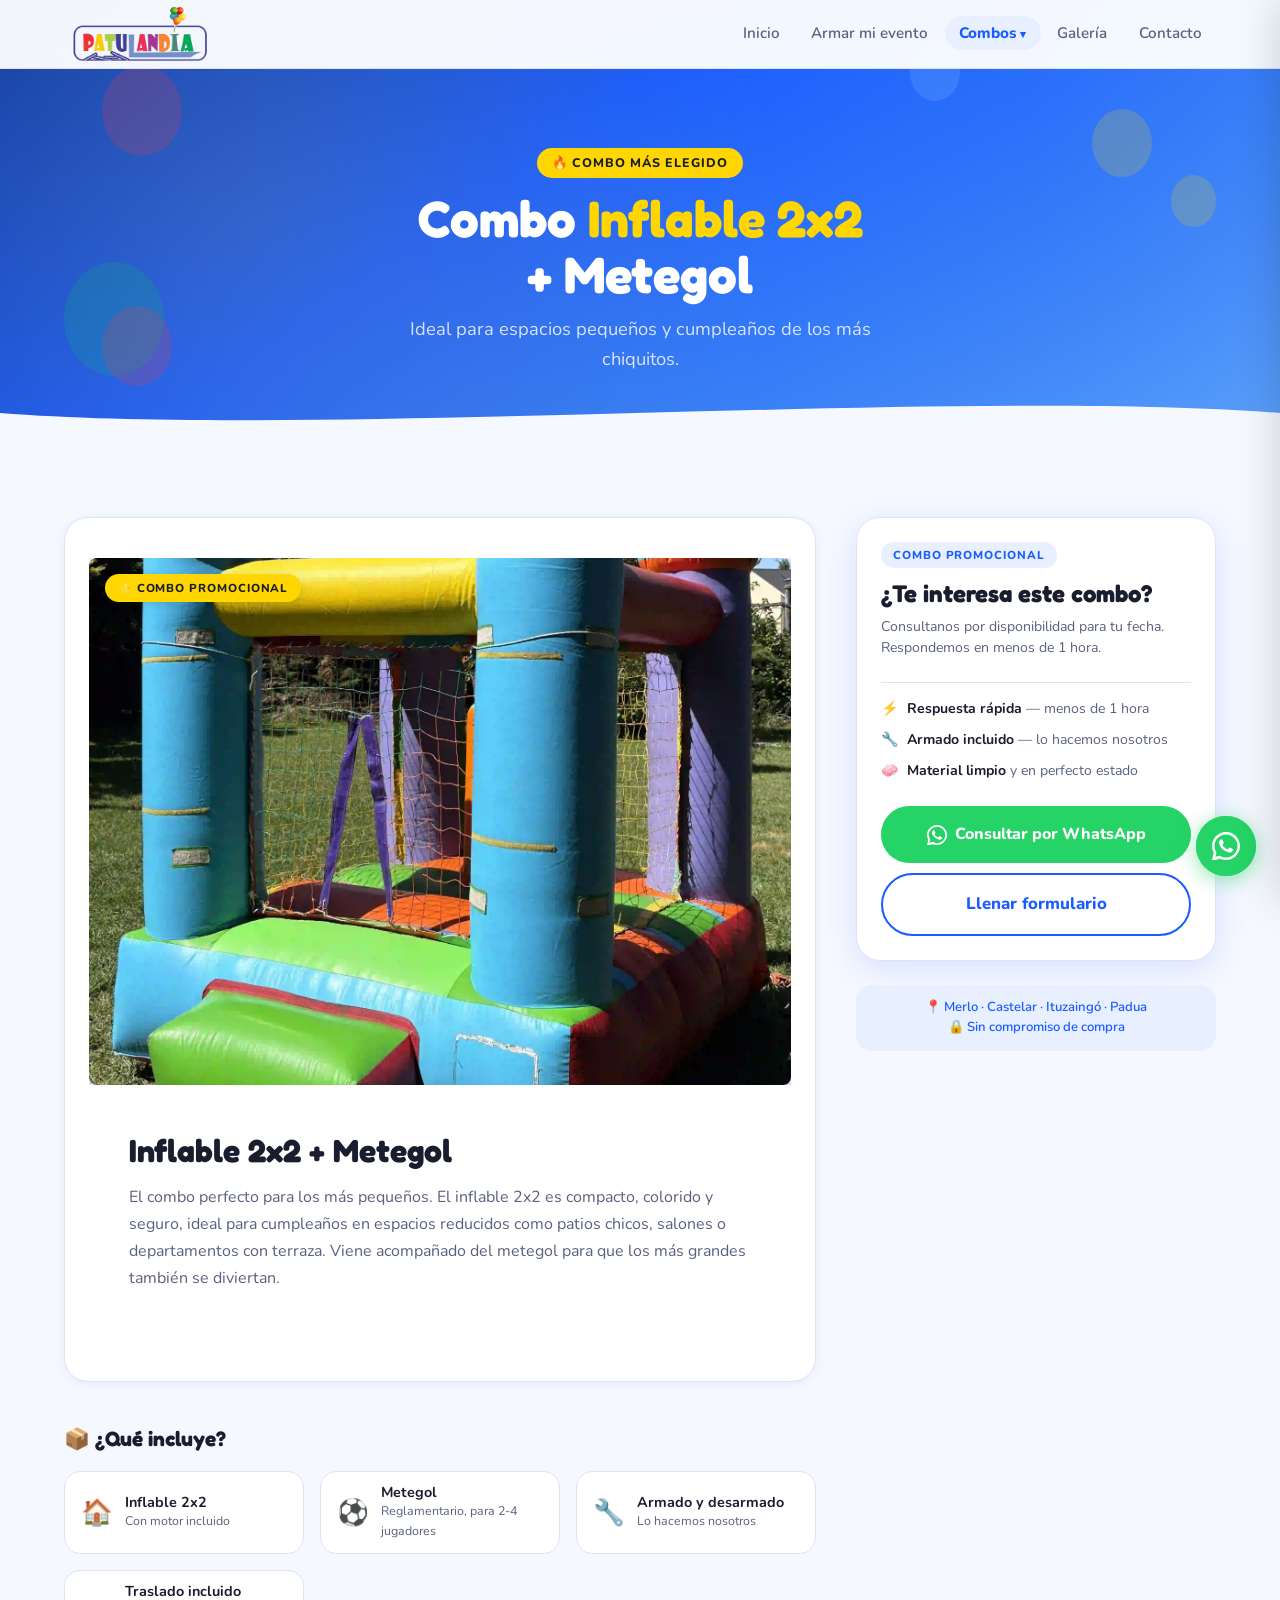
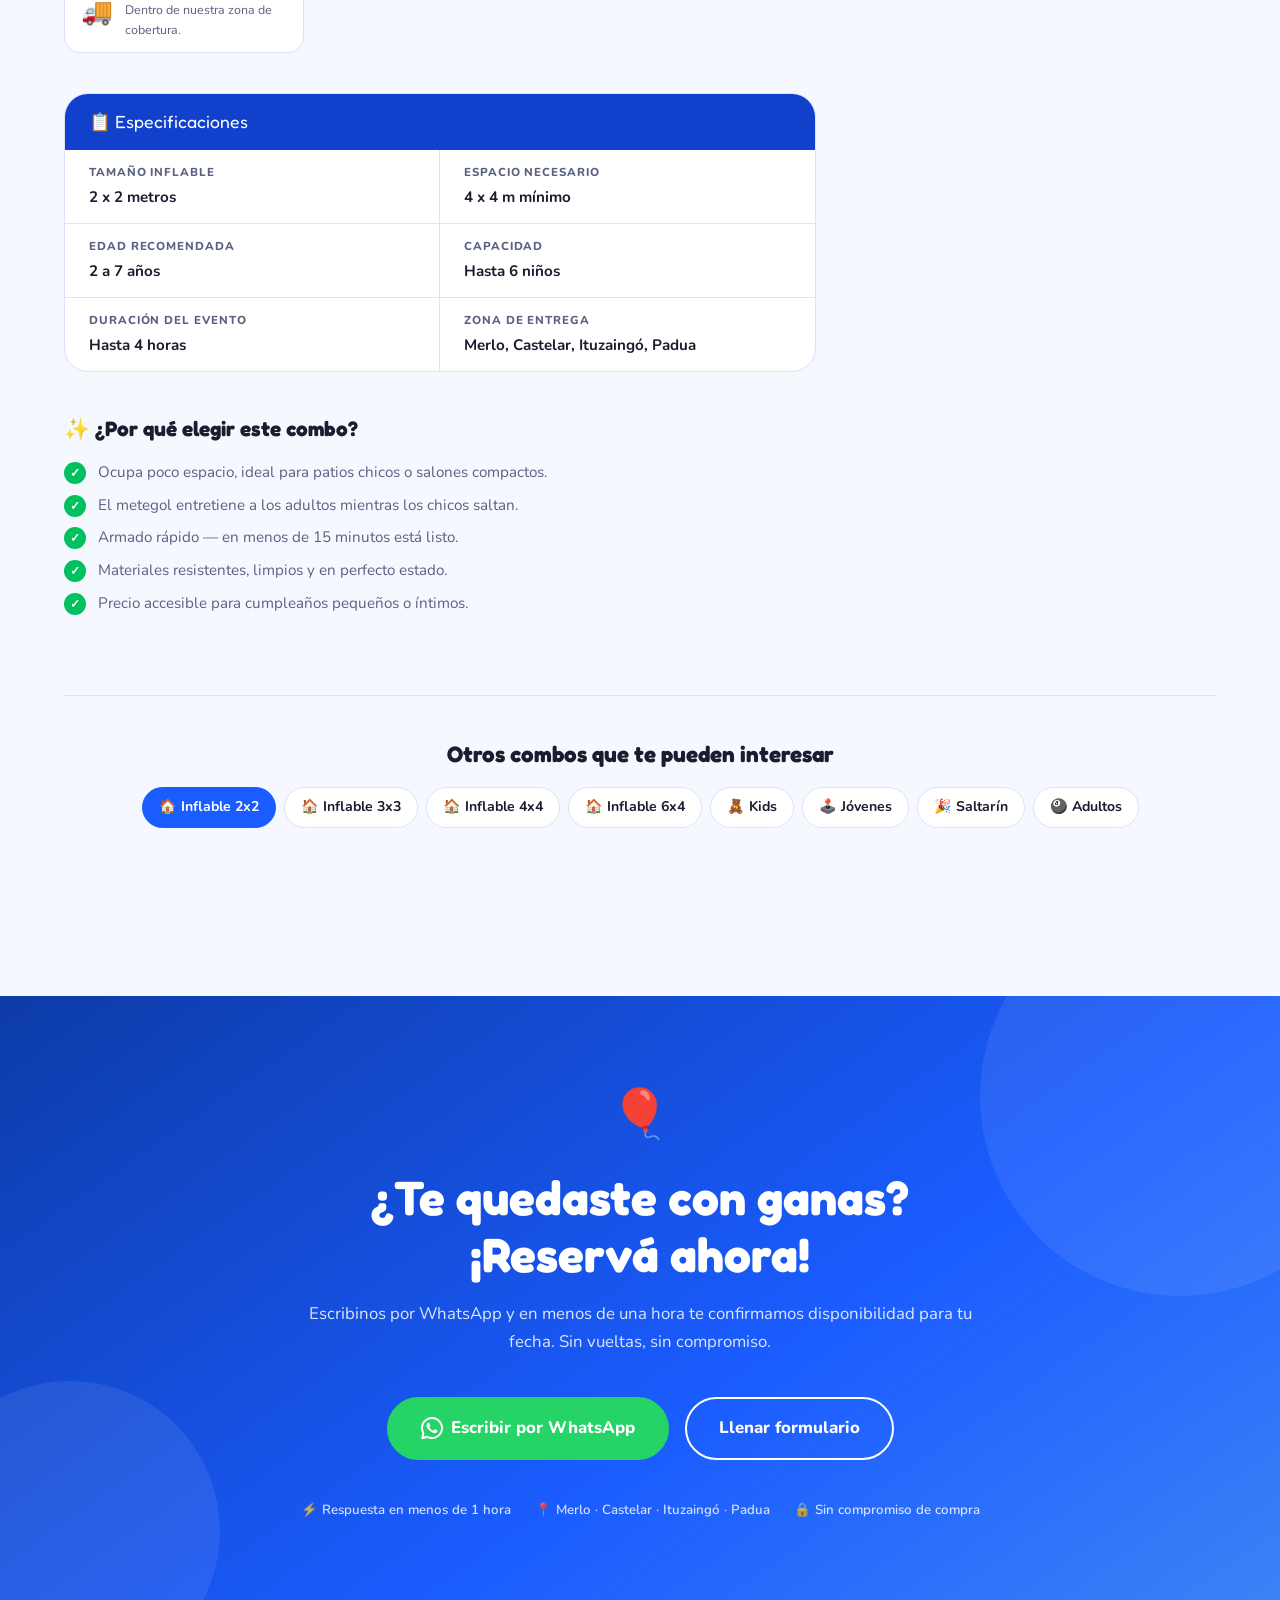
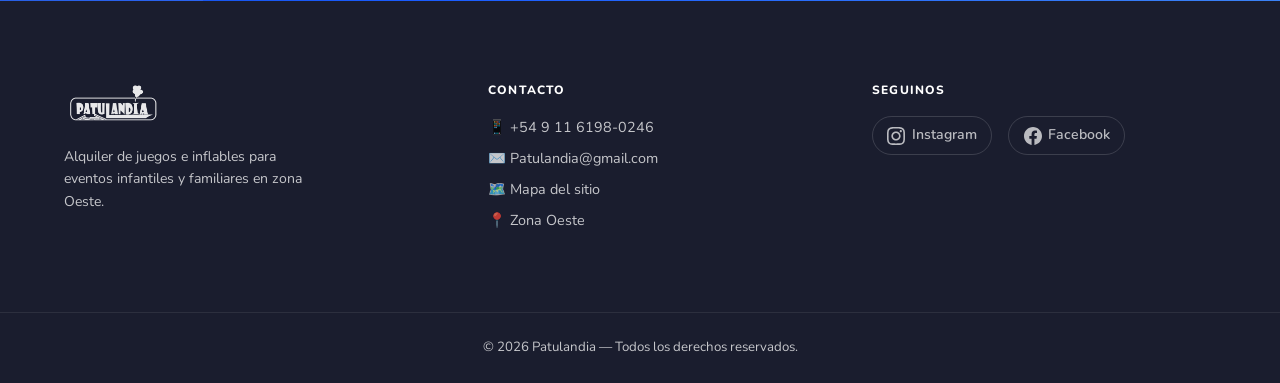
<file: inflable-2x2.html>
<!DOCTYPE html>
<html lang="es">
<head>
  <meta charset="UTF-8" />
  <meta name="viewport" content="width=device-width, initial-scale=1.0" />
  <meta name="description" content="Combo Inflable 2x2 + Metegol — Patulandia. Perfecto para espacios reducidos y niños pequeños. Alquiler en zona Oeste GBA." />
  <title>Inflable 2x2 + Metegol — Patulandia</title>
  <link rel="preconnect" href="https://fonts.googleapis.com" />
  <link rel="preconnect" href="https://fonts.gstatic.com" crossorigin />
  <link href="https://fonts.googleapis.com/css2?family=Fredoka+One&family=Nunito:wght@400;600;700;800&display=swap" rel="stylesheet" />
  <link rel="stylesheet" href="./css/estilos.css" />
  <link rel="stylesheet" href="./css/combos-extra.css" />
  <link rel="icon" type="image/png" href="./img/favicon.ico">
</head>
<body>

  <!-- ===== HEADER ===== -->
  <header class="header" id="header">
    <div class="container header__inner">
      <a href="index.html" class="logo" aria-label="Patulandia — volver al inicio">
        <img src="./img/LogoPatulandia_PNG.png" alt="Patulandia" class="logo__img" />
      </a>

      <nav class="nav" aria-label="Menú principal">
        <ul class="nav__list">
          <li><a class="nav__link" href="index.html">Inicio</a></li>
          <li><a class="nav__link" href="armar-evento.html">Armar mi evento</a></li>
          <li class="nav__item--dropdown">
            <a class="nav__link nav__link--has-dropdown nav__link--active" href="#" aria-haspopup="true">Combos</a>
            <div class="nav__dropdown" role="menu">
              <div class="nav__dropdown-group">
                <span class="nav__dropdown-label">🎈 Combos Inflables</span>
                <a class="nav__dropdown-link nav__link--active-page" href="inflable-2x2.html" role="menuitem"><span class="dd-icon">🏠</span><span class="dd-text">Inflable 2x2<span class="dd-badge--hot">🔥 Más pedido</span></span></a>
                <a class="nav__dropdown-link" href="inflable-3x3.html" role="menuitem"><span class="dd-icon">🏠</span><span class="dd-text">Inflable 3x3</span></a>
                <a class="nav__dropdown-link" href="inflable-4x4.html" role="menuitem"><span class="dd-icon">🏠</span><span class="dd-text">Inflable 4x4</span></a>
                <a class="nav__dropdown-link" href="inflable-6x4.html" role="menuitem"><span class="dd-icon">🏠</span><span class="dd-text">Inflable 6x4</span></a>
              </div>
              <div class="nav__dropdown-divider"></div>
              <div class="nav__dropdown-group">
                <span class="nav__dropdown-label">✨ Combos Especiales</span>
                <a class="nav__dropdown-link" href="combo-kids.html" role="menuitem"><span class="dd-icon">🧸</span><span class="dd-text">Combo Kids</span><span class="dd-badge">Popular</span></a>
                <a class="nav__dropdown-link" href="combo-jovenes.html" role="menuitem"><span class="dd-icon">🕹️</span><span class="dd-text">Combo Jóvenes</span></a>
                <a class="nav__dropdown-link" href="combo-saltarin.html" role="menuitem"><span class="dd-icon">🎉</span><span class="dd-text">Combo Saltarín</span></a>
                <a class="nav__dropdown-link" href="combo-adultos.html" role="menuitem"><span class="dd-icon">🎱</span><span class="dd-text">Combo Adultos</span></a>
              </div>
            </div>
          </li>
          <li><a class="nav__link" href="galeria.html">Galería</a></li>
          <li><a class="nav__link" href="contacto.html">Contacto</a></li>
        </ul>
      </nav>

      <button class="hamburger" id="hamburger" aria-label="Abrir menú" aria-expanded="false" aria-controls="navMobile" type="button">
        <span></span><span></span><span></span>
      </button>
    </div>
  </header>

  <!-- ===== NAV MOBILE ===== -->
  <div class="nav-mobile-overlay" id="navOverlay" aria-hidden="true"></div>
  <nav class="nav-mobile" id="navMobile" aria-hidden="true" aria-label="Menú mobile">
    <div class="nav-mobile__top">
      <a href="index.html"><img src="./img/LogoPatulandia_PNG.png" alt="Patulandia" class="nav-mobile__logo" /></a>
      <button class="nav-mobile__close" id="navClose" aria-label="Cerrar menú" type="button">✕</button>
    </div>
    <ul class="nav-mobile__list">
      <li><a class="nav-mobile__link" href="index.html">Inicio</a></li>
      <li><a class="nav-mobile__link" href="armar-evento.html">Armar mi evento</a></li>
      <li class="nav-mobile__item--parent">
        <a class="nav-mobile__link nav-mobile__link--parent nav-mobile__link--active" href="#" aria-expanded="false">
          Combos <span class="nav-mobile__arrow" aria-hidden="true">▾</span>
        </a>
        <div class="nav-mobile__submenu" aria-hidden="true">
          <span class="nav-mobile__submenu-label">🎈 Inflables</span>
          <a class="nav-mobile__submenu-link nav__link--active-page" href="inflable-2x2.html"><span class="sm-icon">🏠</span> Inflable 2x2<span class="dd-badge dd-badge--hot">🔥 Más pedido</span></a>
          <a class="nav-mobile__submenu-link" href="inflable-3x3.html"><span class="sm-icon">🏠</span> Inflable 3x3</a>
          <a class="nav-mobile__submenu-link" href="inflable-4x4.html"><span class="sm-icon">🏠</span> Inflable 4x4</a>
          <a class="nav-mobile__submenu-link" href="inflable-6x4.html"><span class="sm-icon">🏠</span> Inflable 6x4</a>
          <div class="nav-mobile__submenu-divider"></div>
          <span class="nav-mobile__submenu-label">✨ Especiales</span>
          <a class="nav-mobile__submenu-link" href="combo-kids.html"><span class="sm-icon">🧸</span> Combo Kids<span class="dd-badge">Popular</span></a>
          <a class="nav-mobile__submenu-link" href="combo-jovenes.html"><span class="sm-icon">🕹️</span> Combo Jóvenes</a>
          <a class="nav-mobile__submenu-link" href="combo-saltarin.html"><span class="sm-icon">🎉</span> Combo Saltarín</a>
          <a class="nav-mobile__submenu-link" href="combo-adultos.html"><span class="sm-icon">🎱</span> Combo Adultos</a>
        </div>
      </li>
      <li><a class="nav-mobile__link" href="galeria.html">Galería</a></li>
      <li><a class="nav-mobile__link" href="contacto.html">Contacto</a></li>
    </ul>
  </nav>


  <!-- ===== HERO ===== -->
  <section class="combo-hero" aria-label="Combo Inflable 2x2 + Metegol">
    
    <div class="combo-hero__bg"></div>

    <div class="hero__balloons" aria-hidden="true">
      <div class="balloon balloon--red"></div>
      <div class="balloon balloon--yellow"></div>
      <div class="balloon balloon--green"></div>
      <div class="balloon balloon--blue"></div>
      <div class="balloon balloon--red b2"></div>
      <div class="balloon balloon--yellow b3"></div>
    </div>

    <div class="container combo-hero__content">
      <span class="combo-hero__badge">🔥 Combo Más Elegido</span>
      <h1 class="combo-hero__title">Combo <span class="text-yellow">Inflable 2x2</span><br />+ Metegol</h1>
      <p class="combo-hero__subtitle">Ideal para espacios pequeños y cumpleaños de los más chiquitos.</p>
    </div>
    
    <div class="combo-hero__wave" aria-hidden="true">
      <svg viewBox="0 0 1440 50" preserveAspectRatio="none" xmlns="http://www.w3.org/2000/svg">
        <path d="M0,25 C360,50 1080,0 1440,25 L1440,50 L0,50 Z" fill="var(--color-bg)" />
      </svg>
    </div>
    
  </section>


  <!-- ===== CONTENIDO PRINCIPAL ===== -->
  <main class="combo-main">
    <div class="container">
      <div class="combo-layout">

        <!-- COLUMNA IZQUIERDA -->
        <div class="combo-info">

          <!-- Card principal con imagen -->
          <div class="combo-card reveal">
            <div class="combo-card__img-wrap">
              <img src="./img/2x2.webp" alt="Inflable 2x2 con metegol Patulandia" class="combo-card__img"
                onerror="this.style.display='none'; this.nextElementSibling.style.display='flex';" />
              <div class="combo-card__img-placeholder" style="display:none;">
                <span>🏠</span>
                
              </div>
              <div class="combo-promo-badge">⭐ Combo Promocional</div>
            </div>
            <div class="combo-card__body">
              <h2 class="combo-card__title">Inflable 2x2 + Metegol</h2>
              <p class="combo-card__desc">
                El combo perfecto para los más pequeños. El inflable 2x2 es compacto, colorido y seguro, ideal para cumpleaños en espacios reducidos como patios chicos, salones o departamentos con terraza. Viene acompañado del metegol para que los más grandes también se diviertan.
              </p>
            </div>
          </div>

          <!-- Qué incluye -->
          <div class="combo-includes reveal">
            <h3 class="combo-includes__title">📦 ¿Qué incluye?</h3>
            <div class="combo-includes__list">
              <div class="combo-item">
                <span class="combo-item__icon">🏠</span>
                <div class="combo-item__info">
                  <div class="combo-item__name">Inflable 2x2</div>
                  <div class="combo-item__detail">Con motor incluido</div>
                </div>
              </div>
              <div class="combo-item">
                <span class="combo-item__icon">⚽</span>
                <div class="combo-item__info">
                  <div class="combo-item__name">Metegol</div>
                  <div class="combo-item__detail">Reglamentario, para 2-4 jugadores</div>
                </div>
              </div>
              <div class="combo-item">
                <span class="combo-item__icon">🔧</span>
                <div class="combo-item__info">
                  <div class="combo-item__name">Armado y desarmado</div>
                  <div class="combo-item__detail">Lo hacemos nosotros</div>
                </div>
              </div>
              <div class="combo-item">
                <span class="combo-item__icon">🚚</span>
                <div class="combo-item__info">
                  <div class="combo-item__name">Traslado incluido</div>
                  <div class="combo-item__detail">Dentro de nuestra zona de cobertura.</div>
                </div>
              </div>
            </div>
          </div>

          <!-- Especificaciones -->
          <div class="combo-specs reveal">
            <div class="combo-specs__header">📋 Especificaciones</div>
            <div class="combo-specs__grid">
              <div class="combo-spec">
                <div class="combo-spec__label">Tamaño inflable</div>
                <div class="combo-spec__value">2 x 2 metros</div>
              </div>
              <div class="combo-spec">
                <div class="combo-spec__label">Espacio necesario</div>
                <div class="combo-spec__value">4 x 4 m mínimo</div>
              </div>
              <div class="combo-spec">
                <div class="combo-spec__label">Edad recomendada</div>
                <div class="combo-spec__value">2 a 7 años</div>
              </div>
              <div class="combo-spec">
                <div class="combo-spec__label">Capacidad</div>
                <div class="combo-spec__value">Hasta 6 niños</div>
              </div>
              <div class="combo-spec">
                <div class="combo-spec__label">Duración del evento</div>
                <div class="combo-spec__value">Hasta 4 horas</div>
              </div>
              <div class="combo-spec">
                <div class="combo-spec__label">Zona de entrega</div>
                <div class="combo-spec__value">Merlo, Castelar, Ituzaingó, Padua</div>
              </div>
            </div>
          </div>

          <!-- Beneficios -->
          <div class="combo-benefits reveal">
            <h3 class="combo-benefits__title">✨ ¿Por qué elegir este combo?</h3>
            <div class="combo-benefits__list">
              <div class="combo-benefit">Ocupa poco espacio, ideal para patios chicos o salones compactos.</div>
              <div class="combo-benefit">El metegol entretiene a los adultos mientras los chicos saltan.</div>
              <div class="combo-benefit">Armado rápido — en menos de 15 minutos está listo.</div>
              <div class="combo-benefit">Materiales resistentes, limpios y en perfecto estado.</div>
              <div class="combo-benefit">Precio accesible para cumpleaños pequeños o íntimos.</div>
            </div>
          </div>

        </div><!-- /combo-info -->

        <!-- SIDEBAR DERECHA -->
        <div class="combo-sidebar">
          <div class="combo-action-card reveal">
            <span class="combo-action-card__tag">Combo Promocional</span>
            <h3 class="combo-action-card__title">¿Te interesa este combo?</h3>
            <p class="combo-action-card__sub">Consultanos por disponibilidad para tu fecha. Respondemos en menos de 1 hora.</p>
            <div class="combo-action-card__divider"></div>
            <div class="combo-action-card__perks">
              <div class="combo-perk">⚡ <span><strong>Respuesta rápida</strong> — menos de 1 hora</span></div>
              <div class="combo-perk">🔧 <span><strong>Armado incluido</strong> — lo hacemos nosotros</span></div>
              <div class="combo-perk">🧼 <span><strong>Material limpio</strong> y en perfecto estado</span></div>
            </div>
            <div class="combo-action-card__btns">
              <a
                href="https://wa.me/5491161980246?text=Hola%20Patulandia!%20Quiero%20consultar%20por%20el%20Combo%20Inflable%202x2%20%2B%20Metegol"
                class="btn btn--whatsapp btn--full"
                target="_blank"
                rel="noopener noreferrer"
              >
                <svg width="20" height="20" viewBox="0 0 24 24" fill="currentColor" aria-hidden="true"><path d="M17.472 14.382c-.297-.149-1.758-.867-2.03-.967-.273-.099-.471-.148-.67.15-.197.297-.767.966-.94 1.164-.173.199-.347.223-.644.075-.297-.15-1.255-.463-2.39-1.475-.883-.788-1.48-1.761-1.653-2.059-.173-.297-.018-.458.13-.606.134-.133.298-.347.446-.52.149-.174.198-.298.298-.497.099-.198.05-.371-.025-.52-.075-.149-.669-1.612-.916-2.207-.242-.579-.487-.5-.669-.51-.173-.008-.371-.01-.57-.01-.198 0-.52.074-.792.372-.272.297-1.04 1.016-1.04 2.479 0 1.462 1.065 2.875 1.213 3.074.149.198 2.096 3.2 5.077 4.487.709.306 1.262.489 1.694.625.712.227 1.36.195 1.871.118.571-.085 1.758-.719 2.006-1.413.248-.694.248-1.289.173-1.413-.074-.124-.272-.198-.57-.347z"/><path d="M12 0C5.373 0 0 5.373 0 12c0 2.123.554 4.112 1.523 5.837L.057 23.882a.5.5 0 00.611.611l6.094-1.479A11.94 11.94 0 0012 24c6.627 0 12-5.373 12-12S18.627 0 12 0zm0 21.9a9.87 9.87 0 01-5.032-1.378l-.36-.214-3.73.905.923-3.634-.235-.374A9.869 9.869 0 012.1 12C2.1 6.533 6.533 2.1 12 2.1S21.9 6.533 21.9 12 17.467 21.9 12 21.9z"/></svg>
                Consultar por WhatsApp
              </a>
              <a href="contacto.html" class="btn btn--outline btn--large">Llenar formulario</a>
            </div>
          </div>
          <div class="combo-trust">
            📍 Merlo · Castelar · Ituzaingó · Padua<br />
            🔒 Sin compromiso de compra
          </div>
        </div>

      </div><!-- /combo-layout -->

      <!-- NAVEGACIÓN ENTRE COMBOS -->
      <nav class="combo-nav" aria-label="Otros combos disponibles">
        <h3 class="combo-nav__title">Otros combos que te pueden interesar</h3>
        <div class="combo-nav__grid">
          <a class="combo-nav__chip combo-nav__chip--active" href="inflable-2x2.html">🏠 Inflable 2x2</a>
          <a class="combo-nav__chip" href="inflable-3x3.html">🏠 Inflable 3x3</a>
          <a class="combo-nav__chip" href="inflable-4x4.html">🏠 Inflable 4x4</a>
          <a class="combo-nav__chip" href="inflable-6x4.html">🏠 Inflable 6x4</a>
          <a class="combo-nav__chip" href="combo-kids.html">🧸 Kids</a>
          <a class="combo-nav__chip" href="combo-jovenes.html">🕹️ Jóvenes</a>
          <a class="combo-nav__chip" href="combo-saltarin.html">🎉 Saltarín</a>
          <a class="combo-nav__chip" href="combo-adultos.html">🎱 Adultos</a>
        </div>
      </nav>

    </div>
  </main>


  <!-- ===== CTA FINAL ===== -->
  <section class="cta-final" aria-label="Reservar evento">
    <div class="container cta-final__inner">
      <div class="cta-final__content reveal">
        <span class="cta-final__emoji" aria-hidden="true">🎈</span>
        <h2 class="cta-final__title">¿Te quedaste con ganas? ¡Reservá ahora!</h2>
        <p class="cta-final__subtitle">
          Escribinos por WhatsApp y en menos de una hora te confirmamos disponibilidad para tu fecha. Sin vueltas, sin compromiso.
        </p>
        <div class="cta-final__actions">
          <a
            href="https://wa.me/5491161980246?text=Hola%20Patulandia!%20Quiero%20consultar%20por%20el%20Combo%20Inflable%202x2%20%2B%20Metegol"
            class="btn btn--whatsapp btn--large"
            target="_blank"
            rel="noopener noreferrer"
          >
            <svg width="22" height="22" viewBox="0 0 24 24" fill="currentColor" aria-hidden="true">
              <path d="M17.472 14.382c-.297-.149-1.758-.867-2.03-.967-.273-.099-.471-.148-.67.15-.197.297-.767.966-.94 1.164-.173.199-.347.223-.644.075-.297-.15-1.255-.463-2.39-1.475-.883-.788-1.48-1.761-1.653-2.059-.173-.297-.018-.458.13-.606.134-.133.298-.347.446-.52.149-.174.198-.298.298-.497.099-.198.05-.371-.025-.52-.075-.149-.669-1.612-.916-2.207-.242-.579-.487-.5-.669-.51-.173-.008-.371-.01-.57-.01-.198 0-.52.074-.792.372-.272.297-1.04 1.016-1.04 2.479 0 1.462 1.065 2.875 1.213 3.074.149.198 2.096 3.2 5.077 4.487.709.306 1.262.489 1.694.625.712.227 1.36.195 1.871.118.571-.085 1.758-.719 2.006-1.413.248-.694.248-1.289.173-1.413-.074-.124-.272-.198-.57-.347z"/>
              <path d="M12 0C5.373 0 0 5.373 0 12c0 2.123.554 4.112 1.523 5.837L.057 23.882a.5.5 0 00.611.611l6.094-1.479A11.94 11.94 0 0012 24c6.627 0 12-5.373 12-12S18.627 0 12 0zm0 21.9a9.87 9.87 0 01-5.032-1.378l-.36-.214-3.73.905.923-3.634-.235-.374A9.869 9.869 0 012.1 12C2.1 6.533 6.533 2.1 12 2.1S21.9 6.533 21.9 12 17.467 21.9 12 21.9z"/>
            </svg>
            Escribir por WhatsApp
          </a>
          <a href="contacto.html" class="btn btn--outline-white btn--large">Llenar formulario</a>
        </div>
        <ul class="cta-final__trust" aria-label="Garantías">
          <li>⚡ Respuesta en menos de 1 hora</li>
          <li>📍 Merlo · Castelar · Ituzaingó · Padua</li>
          <li>🔒 Sin compromiso de compra</li>
        </ul>
      </div>
    </div>
  </section>


  <!-- ===== FOOTER ===== -->
  <footer class="footer" id="footer">
    <div class="container footer__inner">

      <div class="footer__brand">
        <a href="index.html" class="footer__logo-link" aria-label="Patulandia — inicio">
          <img src="./img/LogoPatulandia_PNG.png" alt="Patulandia" class="footer__logo-img" />
        </a>
        <p class="footer__tagline">Alquiler de juegos e inflables para eventos infantiles y familiares en zona Oeste.</p>
      </div>

      <div class="footer__contact">
        <h3 class="footer__heading">Contacto</h3>
        <ul class="footer__list">  
        <li>
          <a href="https://wa.me/5491161980246?text=Hola%20quiero%20consultar%20por%20un%20evento"
          target="_blank" rel="noopener noreferrer"> 📱 +54 9 11 6198-0246</a>
        </li>

          <li><a href="mailto:patulandia@gmail">✉️ Patulandia@gmail.com</a></li>
          <li><a href="mapa-sitio.html">🗺️ Mapa del sitio</a></li>
          <li>📍 Zona Oeste</li>
        </ul>
      </div>

      <div class="footer__social">
        <h3 class="footer__heading">Seguinos</h3>
        <div class="social-links">
          <a href="https://www.instagram.com/patulandia.entretenimientos/" class="social-link" aria-label="Instagram de Patulandia" target="_blank" rel="noopener noreferrer">
            <svg width="18" height="18" viewBox="0 0 24 24" fill="currentColor" aria-hidden="true">
              <path d="M12 2.163c3.204 0 3.584.012 4.85.07 3.252.148 4.771 1.691 4.919 4.919.058 1.265.069 1.645.069 4.849 0 3.205-.012 3.584-.069 4.849-.149 3.225-1.664 4.771-4.919 4.919-1.266.058-1.644.07-4.85.07-3.204 0-3.584-.012-4.849-.07-3.26-.149-4.771-1.699-4.919-4.92-.058-1.265-.07-1.644-.07-4.849 0-3.204.013-3.583.07-4.849.149-3.227 1.664-4.771 4.919-4.919 1.266-.057 1.645-.069 4.849-.069zm0-2.163c-3.259 0-3.667.014-4.947.072-4.358.2-6.78 2.618-6.98 6.98-.059 1.281-.073 1.689-.073 4.948 0 3.259.014 3.668.072 4.948.2 4.358 2.618 6.78 6.98 6.98 1.281.058 1.689.072 4.948.072 3.259 0 3.668-.014 4.948-.072 4.354-.2 6.782-2.618 6.979-6.98.059-1.28.073-1.689.073-4.948 0-3.259-.014-3.667-.072-4.947-.196-4.354-2.617-6.78-6.979-6.98-1.281-.059-1.69-.073-4.949-.073zm0 5.838c-3.403 0-6.162 2.759-6.162 6.162s2.759 6.163 6.162 6.163 6.162-2.759 6.162-6.163c0-3.403-2.759-6.162-6.162-6.162zm0 10.162c-2.209 0-4-1.79-4-4 0-2.209 1.791-4 4-4s4 1.791 4 4c0 2.21-1.791 4-4 4zm6.406-11.845c-.796 0-1.441.645-1.441 1.44s.645 1.44 1.441 1.44c.795 0 1.439-.645 1.439-1.44s-.644-1.44-1.439-1.44z"/>
            </svg>
            Instagram
          </a>
          <a href="https://www.facebook.com/AlquilerdeInflablesPatulandia?locale=es_LA" class="social-link" aria-label="Facebook de Patulandia" target="_blank" rel="noopener noreferrer">
            <svg width="18" height="18" viewBox="0 0 24 24" fill="currentColor" aria-hidden="true">
              <path d="M24 12.073c0-6.627-5.373-12-12-12s-12 5.373-12 12c0 5.99 4.388 10.954 10.125 11.854v-8.385H7.078v-3.47h3.047V9.43c0-3.007 1.792-4.669 4.533-4.669 1.312 0 2.686.235 2.686.235v2.953H15.83c-1.491 0-1.956.925-1.956 1.874v2.25h3.328l-.532 3.47h-2.796v8.385C19.612 23.027 24 18.062 24 12.073z"/>
            </svg>
            Facebook
          </a>
        </div>
      </div>
    </div>

    <div class="footer__bottom">
      <div class="container">
        <p>© <span id="currentYear"></span> Patulandia — Todos los derechos reservados.</p>
      </div>
    </div>
  </footer>

  <!-- WhatsApp flotante -->
  <a href="https://wa.me/5491161980246?text=Hola%20Patulandia!%20Quiero%20consultar%20por%20el%20Combo%20Inflable%202x2%20%2B%20Metegol" class="whatsapp-float" target="_blank" rel="noopener noreferrer" aria-label="Contactar por WhatsApp">
    <svg width="28" height="28" viewBox="0 0 24 24" fill="currentColor" aria-hidden="true"><path d="M17.472 14.382c-.297-.149-1.758-.867-2.03-.967-.273-.099-.471-.148-.67.15-.197.297-.767.966-.94 1.164-.173.199-.347.223-.644.075-.297-.15-1.255-.463-2.39-1.475-.883-.788-1.48-1.761-1.653-2.059-.173-.297-.018-.458.13-.606.134-.133.298-.347.446-.52.149-.174.198-.298.298-.497.099-.198.05-.371-.025-.52-.075-.149-.669-1.612-.916-2.207-.242-.579-.487-.5-.669-.51-.173-.008-.371-.01-.57-.01-.198 0-.52.074-.792.372-.272.297-1.04 1.016-1.04 2.479 0 1.462 1.065 2.875 1.213 3.074.149.198 2.096 3.2 5.077 4.487.709.306 1.262.489 1.694.625.712.227 1.36.195 1.871.118.571-.085 1.758-.719 2.006-1.413.248-.694.248-1.289.173-1.413-.074-.124-.272-.198-.57-.347z"/><path d="M12 0C5.373 0 0 5.373 0 12c0 2.123.554 4.112 1.523 5.837L.057 23.882a.5.5 0 00.611.611l6.094-1.479A11.94 11.94 0 0012 24c6.627 0 12-5.373 12-12S18.627 0 12 0zm0 21.9a9.87 9.87 0 01-5.032-1.378l-.36-.214-3.73.905.923-3.634-.235-.374A9.869 9.869 0 012.1 12C2.1 6.533 6.533 2.1 12 2.1S21.9 6.533 21.9 12 17.467 21.9 12 21.9z"/></svg>
    <span class="whatsapp-float__pulse" aria-hidden="true"></span>
  </a>

  <script src="./js/index.js"></script>
</body>
</html>
</file>
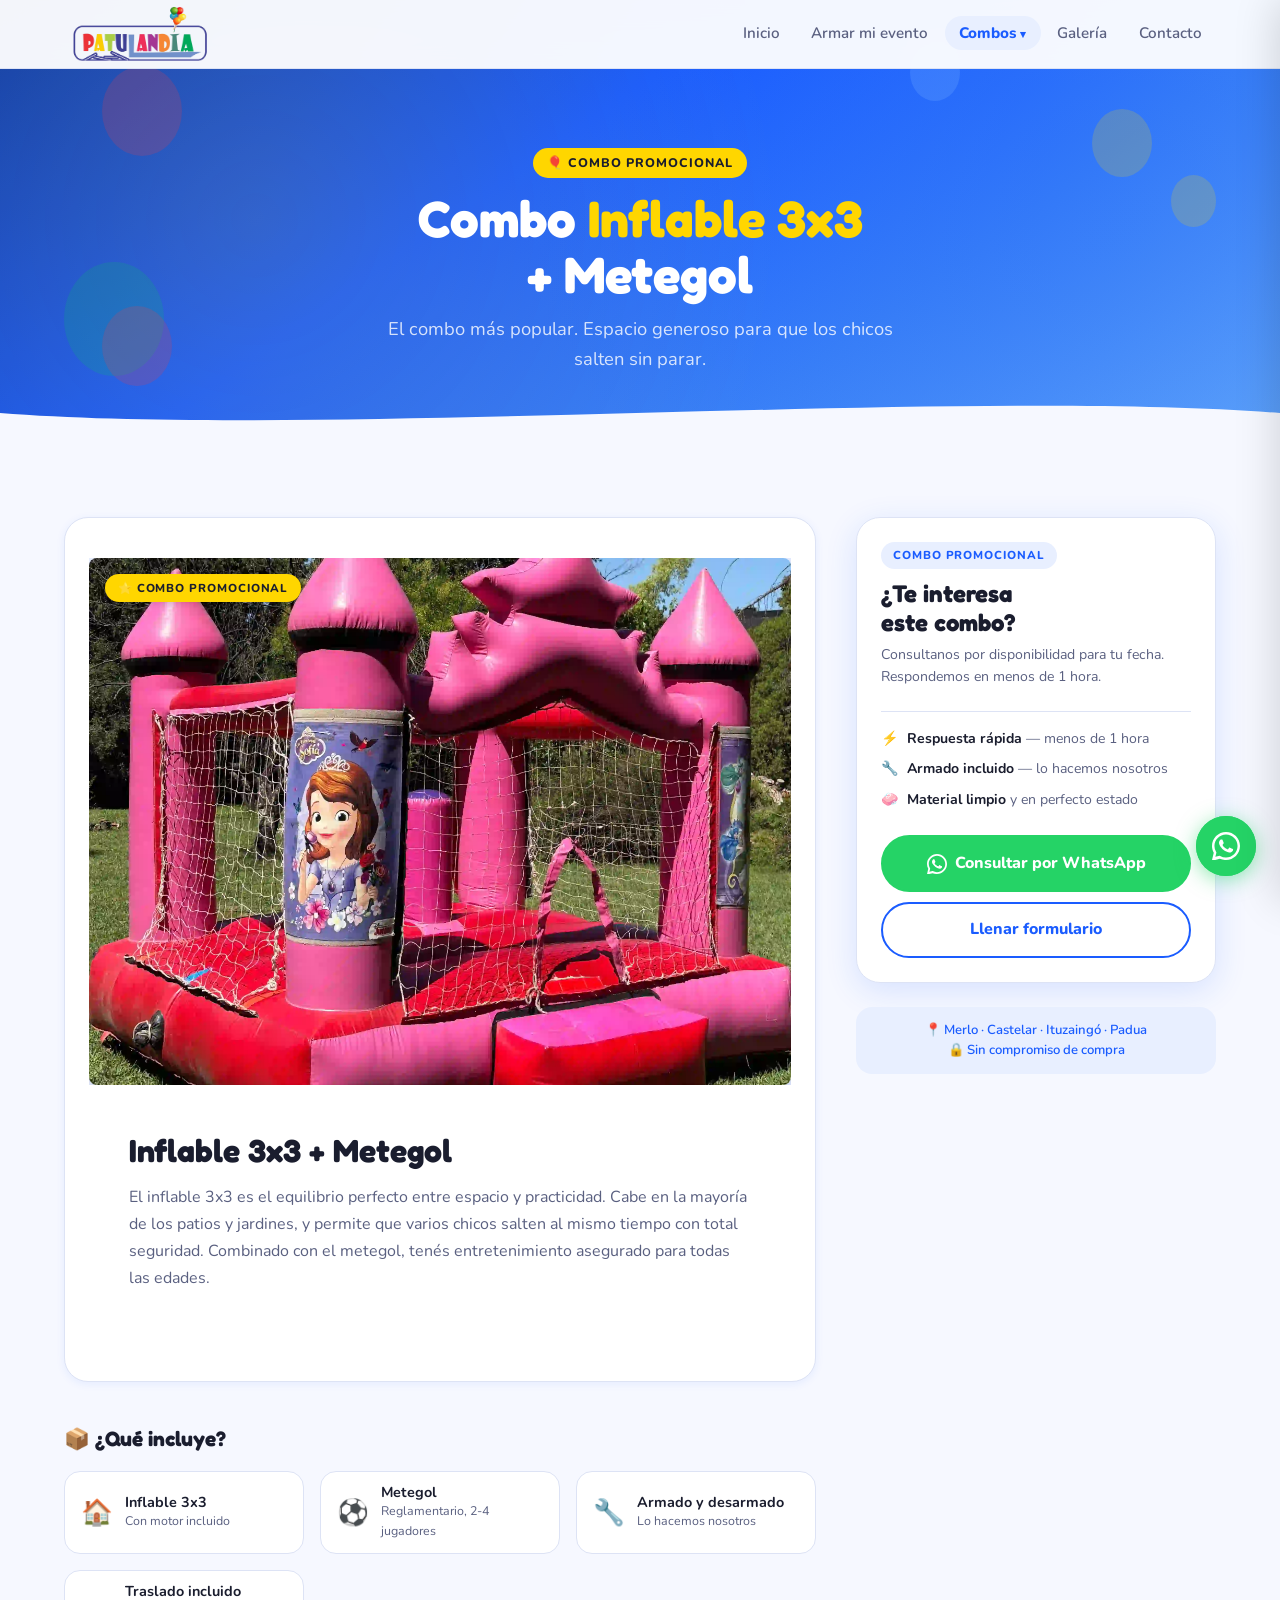
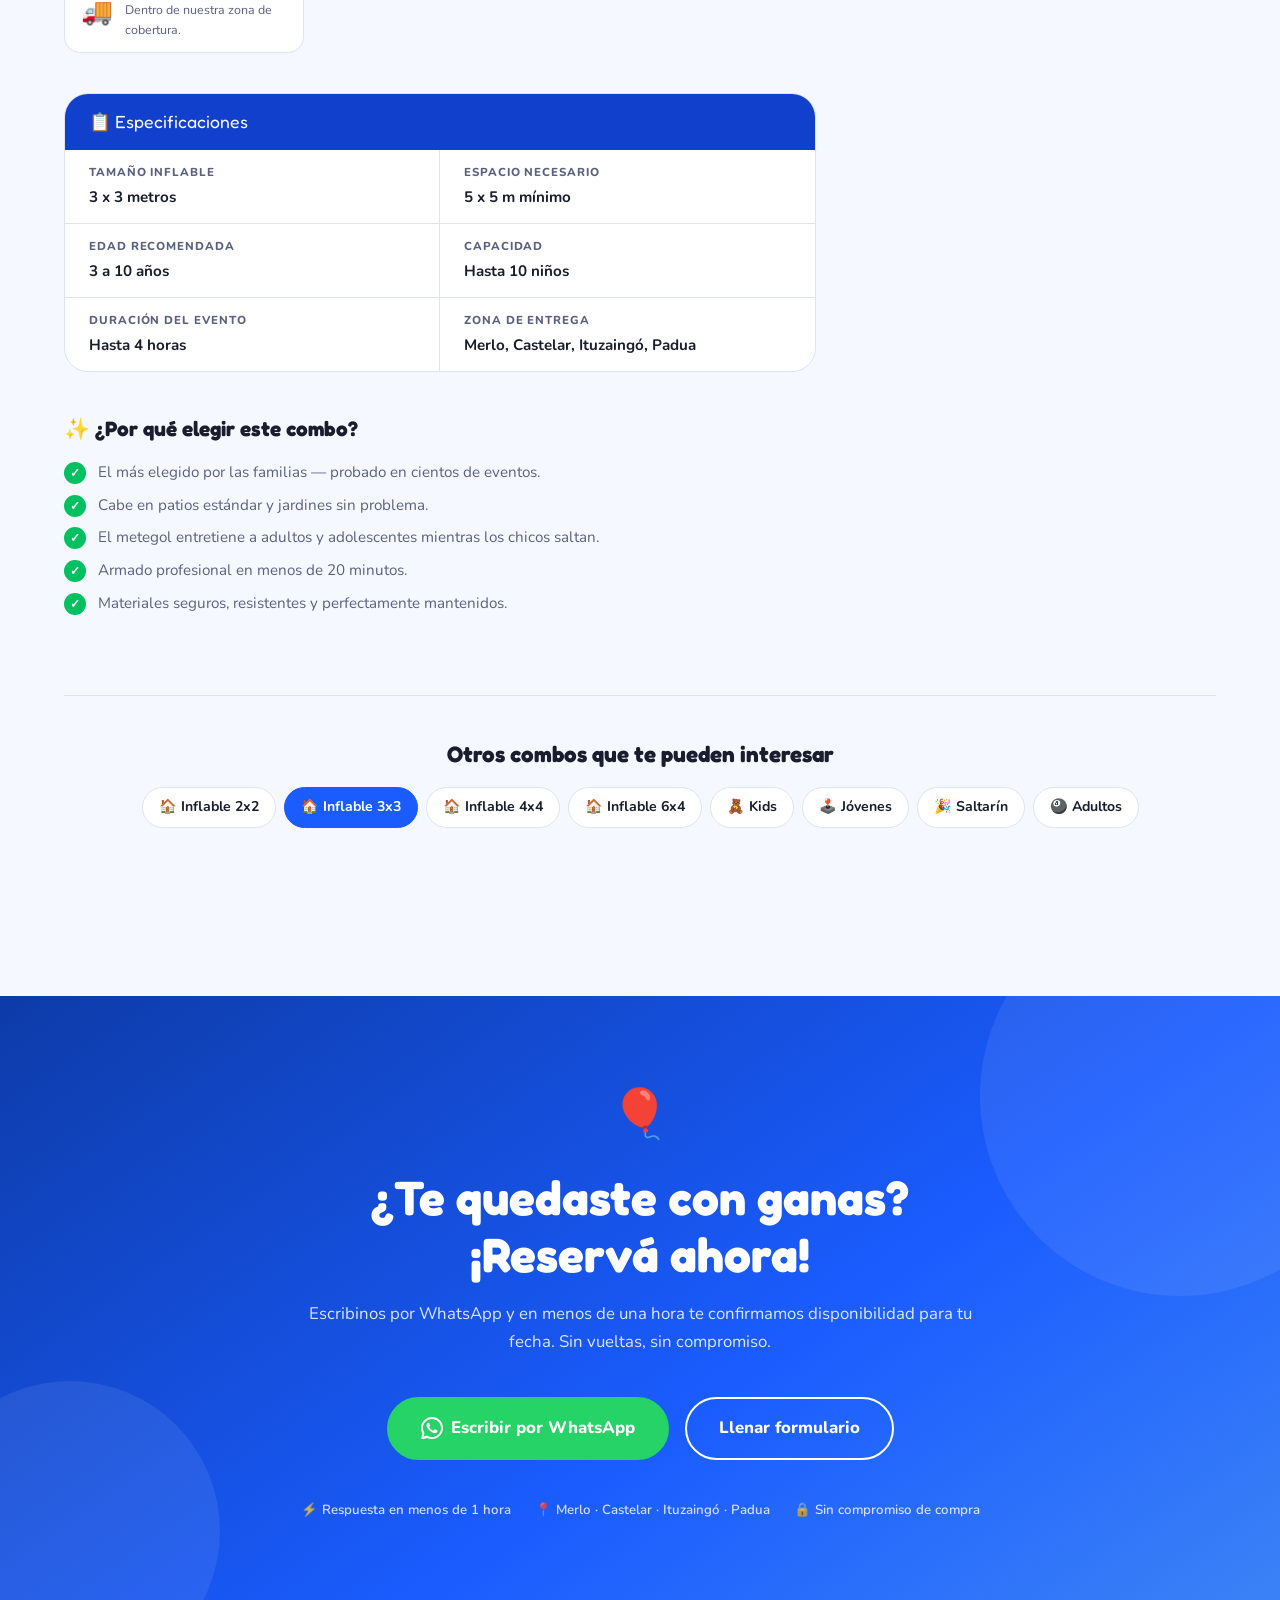
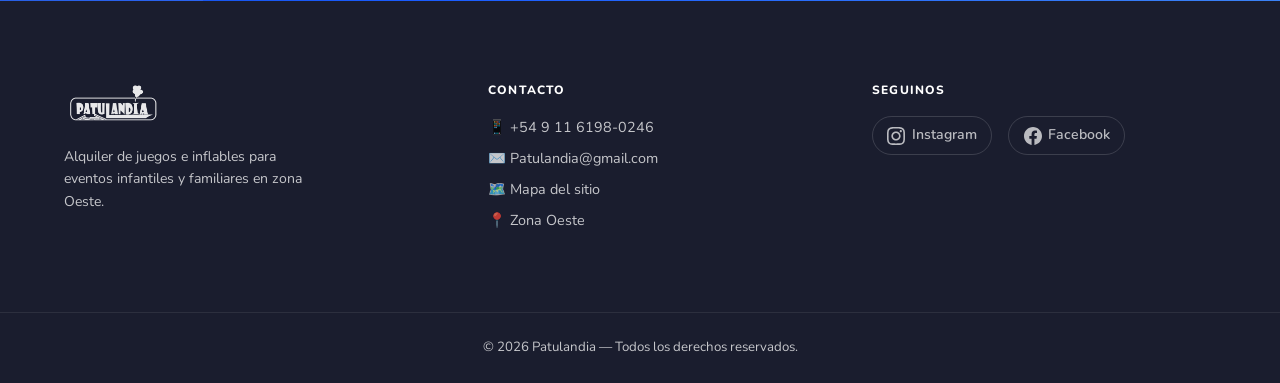
<file: inflable-3x3.html>
<!DOCTYPE html>
<html lang="es">
<head>
  <meta charset="UTF-8" />
  <meta name="viewport" content="width=device-width, initial-scale=1.0" />
  <meta name="description" content="Combo Inflable 3x3 + Metegol — Patulandia. El más elegido para cumpleaños familiares. Armado incluido en zona Oeste GBA." />
  <title>Inflable 3x3 + Metegol — Patulandia</title>
  <link rel="preconnect" href="https://fonts.googleapis.com" />
  <link rel="preconnect" href="https://fonts.gstatic.com" crossorigin />
  <link href="https://fonts.googleapis.com/css2?family=Fredoka+One&family=Nunito:wght@400;600;700;800&display=swap" rel="stylesheet" />
  <link rel="stylesheet" href="./css/estilos.css" />
  <link rel="stylesheet" href="./css/combos-extra.css" />
  <link rel="icon" type="image/png" href="./img/favicon.ico">
</head>
<body>

  <header class="header" id="header">
    <div class="container header__inner">
      <a href="index.html" class="logo" aria-label="Patulandia — volver al inicio">
        <img src="./img/LogoPatulandia_PNG.png" alt="Patulandia" class="logo__img" />
      </a>

      <nav class="nav" aria-label="Menú principal">
        <ul class="nav__list">
          <li><a class="nav__link" href="index.html">Inicio</a></li>
          <li><a class="nav__link" href="armar-evento.html">Armar mi evento</a></li>
          <li class="nav__item--dropdown">
            <a class="nav__link nav__link--has-dropdown nav__link--active" href="#" aria-haspopup="true">Combos</a>
            <div class="nav__dropdown" role="menu">
              <div class="nav__dropdown-group">
                <span class="nav__dropdown-label">🎈 Combos Inflables</span>
                <a class="nav__dropdown-link" href="inflable-2x2.html" role="menuitem"><span class="dd-icon">🏠</span><span class="dd-text">Inflable 2x2<span class="dd-badge--hot">🔥 Más pedido</span></span></a>
                <a class="nav__dropdown-link nav__link--active-page" href="inflable-3x3.html" role="menuitem"><span class="dd-icon">🏠</span><span class="dd-text">Inflable 3x3</span></a>
                <a class="nav__dropdown-link" href="inflable-4x4.html" role="menuitem"><span class="dd-icon">🏠</span><span class="dd-text">Inflable 4x4</span></a>
                <a class="nav__dropdown-link" href="inflable-6x4.html" role="menuitem"><span class="dd-icon">🏠</span><span class="dd-text">Inflable 6x4</span></a>
              </div>
              <div class="nav__dropdown-divider"></div>
              <div class="nav__dropdown-group">
                <span class="nav__dropdown-label">✨ Combos Especiales</span>
                <a class="nav__dropdown-link" href="combo-kids.html" role="menuitem"><span class="dd-icon">🧸</span><span class="dd-text">Combo Kids</span><span class="dd-badge">Popular</span></a>
                <a class="nav__dropdown-link" href="combo-jovenes.html" role="menuitem"><span class="dd-icon">🕹️</span><span class="dd-text">Combo Jóvenes</span></a>
                <a class="nav__dropdown-link" href="combo-saltarin.html" role="menuitem"><span class="dd-icon">🎉</span><span class="dd-text">Combo Saltarín</span></a>
                <a class="nav__dropdown-link" href="combo-adultos.html" role="menuitem"><span class="dd-icon">🎱</span><span class="dd-text">Combo Adultos</span></a>
              </div>
            </div>
          </li>
          <li><a class="nav__link" href="galeria.html">Galería</a></li>
          <li><a class="nav__link" href="contacto.html">Contacto</a></li>
        </ul>
      </nav>

      <button class="hamburger" id="hamburger" aria-label="Abrir menú" aria-expanded="false" aria-controls="navMobile" type="button">
        <span></span><span></span><span></span>
      </button>
    </div>
  </header>

  <!-- ===== NAV MOBILE ===== -->
  <div class="nav-mobile-overlay" id="navOverlay" aria-hidden="true"></div>
  <nav class="nav-mobile" id="navMobile" aria-hidden="true" aria-label="Menú mobile">
    <div class="nav-mobile__top">
      <a href="index.html"><img src="./img/LogoPatulandia_PNG.png" alt="Patulandia" class="nav-mobile__logo" /></a>
      <button class="nav-mobile__close" id="navClose" aria-label="Cerrar menú" type="button">✕</button>
    </div>
    <ul class="nav-mobile__list">
      <li><a class="nav-mobile__link" href="index.html">Inicio</a></li>
      <li><a class="nav-mobile__link" href="armar-evento.html">Armar mi evento</a></li>
      <li class="nav-mobile__item--parent">
        <a class="nav-mobile__link nav-mobile__link--parent nav-mobile__link--active" href="#" aria-expanded="false">
          Combos <span class="nav-mobile__arrow" aria-hidden="true">▾</span>
        </a>
        <div class="nav-mobile__submenu" aria-hidden="true">
          <span class="nav-mobile__submenu-label">🎈 Inflables</span>
          <a class="nav-mobile__submenu-link" href="inflable-2x2.html"><span class="sm-icon">🏠</span> Inflable 2x2<span class="dd-badge dd-badge--hot">🔥 Más pedido</span></a>
          <a class="nav-mobile__submenu-link nav__link--active-page" href="inflable-3x3.html"><span class="sm-icon">🏠</span> Inflable 3x3</a>
          <a class="nav-mobile__submenu-link" href="inflable-4x4.html"><span class="sm-icon">🏠</span> Inflable 4x4</a>
          <a class="nav-mobile__submenu-link" href="inflable-6x4.html"><span class="sm-icon">🏠</span> Inflable 6x4</a>
          <div class="nav-mobile__submenu-divider"></div>
          <span class="nav-mobile__submenu-label">✨ Especiales</span>
          <a class="nav-mobile__submenu-link" href="combo-kids.html"><span class="sm-icon">🧸</span> Combo Kids<span class="dd-badge">Popular</span></a>
          <a class="nav-mobile__submenu-link" href="combo-jovenes.html"><span class="sm-icon">🕹️</span> Combo Jóvenes</a>
          <a class="nav-mobile__submenu-link" href="combo-saltarin.html"><span class="sm-icon">🎉</span> Combo Saltarín</a>
          <a class="nav-mobile__submenu-link" href="combo-adultos.html"><span class="sm-icon">🎱</span> Combo Adultos</a>
        </div>
      </li>
      <li><a class="nav-mobile__link" href="galeria.html">Galería</a></li>
      <li><a class="nav-mobile__link" href="contacto.html">Contacto</a></li>
    </ul>
  </nav>


  <!-- ===== HERO ===== -->
  <section class="combo-hero" aria-label="Inflable 3x3 + Metegol">
    <div class="combo-hero__bg"></div>

    <div class="hero__balloons" aria-hidden="true">
      <div class="balloon balloon--red"></div>
      <div class="balloon balloon--yellow"></div>
      <div class="balloon balloon--green"></div>
      <div class="balloon balloon--blue"></div>
      <div class="balloon balloon--red b2"></div>
      <div class="balloon balloon--yellow b3"></div>
    </div>

    <div class="container combo-hero__content">
      <span class="combo-hero__badge">🎈 Combo Promocional</span>
      <h1 class="combo-hero__title">Combo <span class="text-yellow">Inflable 3x3</span><br />+ Metegol</h1>
      <p class="combo-hero__subtitle">El combo más popular. Espacio generoso para que los chicos salten sin parar.</p>
    </div>
    <div class="combo-hero__wave" aria-hidden="true">
      <svg viewBox="0 0 1440 50" preserveAspectRatio="none" xmlns="http://www.w3.org/2000/svg">
        <path d="M0,25 C360,50 1080,0 1440,25 L1440,50 L0,50 Z" fill="var(--color-bg)" />
      </svg>
    </div>
  </section>


  <!-- ===== CONTENIDO PRINCIPAL ===== -->
  <main class="combo-main">
    <div class="container">
      <div class="combo-layout">

        <!-- COLUMNA IZQUIERDA -->
        <div class="combo-info">

          <div class="combo-card reveal">
            <div class="combo-card__img-wrap">
              <img src="./img/3x3-rosado.webp" alt="Inflable 3x3 + Metegol Patulandia" class="combo-card__img"
                onerror="this.style.display='none'; this.nextElementSibling.style.display='flex';" />
              <div class="combo-card__img-placeholder" style="display:none;">
                <span>🏠</span>
                
              </div>
              <div class="combo-promo-badge">⭐ Combo Promocional</div>
            </div>
            <div class="combo-card__body">
              <h2 class="combo-card__title">Inflable 3x3 + Metegol</h2>
              <p class="combo-card__desc">El inflable 3x3 es el equilibrio perfecto entre espacio y practicidad. Cabe en la mayoría de los patios y jardines, y permite que varios chicos salten al mismo tiempo con total seguridad. Combinado con el metegol, tenés entretenimiento asegurado para todas las edades.</p>
            </div>
          </div>

          <div class="combo-includes reveal">
            <h3 class="combo-includes__title">📦 ¿Qué incluye?</h3>
            <div class="combo-includes__list">
              <div class="combo-item">
                <span class="combo-item__icon">🏠</span>
                <div class="combo-item__info">
                  <div class="combo-item__name">Inflable 3x3</div>
                  <div class="combo-item__detail">Con motor incluido</div>
                </div>
              </div>
              <div class="combo-item">
                <span class="combo-item__icon">⚽</span>
                <div class="combo-item__info">
                  <div class="combo-item__name">Metegol</div>
                  <div class="combo-item__detail">Reglamentario, 2-4 jugadores</div>
                </div>
              </div>
              <div class="combo-item">
                <span class="combo-item__icon">🔧</span>
                <div class="combo-item__info">
                  <div class="combo-item__name">Armado y desarmado</div>
                  <div class="combo-item__detail">Lo hacemos nosotros</div>
                </div>
              </div>
              <div class="combo-item">
                <span class="combo-item__icon">🚚</span>
                <div class="combo-item__info">
                  <div class="combo-item__name">Traslado incluido</div>
                  <div class="combo-item__detail">Dentro de nuestra zona de cobertura.</div>
                </div>
              </div>
            </div>
          </div>

          <div class="combo-specs reveal">
            <div class="combo-specs__header">📋 Especificaciones</div>
            <div class="combo-specs__grid">
              <div class="combo-spec">
                <div class="combo-spec__label">Tamaño inflable</div>
                <div class="combo-spec__value">3 x 3 metros</div>
              </div>
              <div class="combo-spec">
                <div class="combo-spec__label">Espacio necesario</div>
                <div class="combo-spec__value">5 x 5 m mínimo</div>
              </div>
              <div class="combo-spec">
                <div class="combo-spec__label">Edad recomendada</div>
                <div class="combo-spec__value">3 a 10 años</div>
              </div>
              <div class="combo-spec">
                <div class="combo-spec__label">Capacidad</div>
                <div class="combo-spec__value">Hasta 10 niños</div>
              </div>
              <div class="combo-spec">
                <div class="combo-spec__label">Duración del evento</div>
                <div class="combo-spec__value">Hasta 4 horas</div>
              </div>
              <div class="combo-spec">
                <div class="combo-spec__label">Zona de entrega</div>
                <div class="combo-spec__value">Merlo, Castelar, Ituzaingó, Padua</div>
              </div>
            </div>
          </div>

          <div class="combo-benefits reveal">
            <h3 class="combo-benefits__title">✨ ¿Por qué elegir este combo?</h3>
            <div class="combo-benefits__list">
              <div class="combo-benefit">El más elegido por las familias — probado en cientos de eventos.</div>
              <div class="combo-benefit">Cabe en patios estándar y jardines sin problema.</div>
              <div class="combo-benefit">El metegol entretiene a adultos y adolescentes mientras los chicos saltan.</div>
              <div class="combo-benefit">Armado profesional en menos de 20 minutos.</div>
              <div class="combo-benefit">Materiales seguros, resistentes y perfectamente mantenidos.</div>
            </div>
          </div>

        </div>

        <!-- SIDEBAR -->
        <div class="combo-sidebar">
          <div class="combo-action-card reveal">
            <span class="combo-action-card__tag">Combo Promocional</span>
            <h3 class="combo-action-card__title">¿Te interesa<br />este combo?</h3>
            <p class="combo-action-card__sub">Consultanos por disponibilidad para tu fecha. Respondemos en menos de 1 hora.</p>
            <div class="combo-action-card__divider"></div>
            <div class="combo-action-card__perks">
              <div class="combo-perk">⚡ <span><strong>Respuesta rápida</strong> — menos de 1 hora</span></div>
              <div class="combo-perk">🔧 <span><strong>Armado incluido</strong> — lo hacemos nosotros</span></div>
              <div class="combo-perk">🧼 <span><strong>Material limpio</strong> y en perfecto estado</span></div>
            </div>
            <div class="combo-action-card__btns">
              <a href="https://wa.me/5491161980246?text=Hola%20Patulandia!%20Quiero%20consultar%20por%20el%20Combo%20Inflable%203x3%20%2B%20Metegol" class="btn btn--whatsapp btn--full" target="_blank" rel="noopener noreferrer">
                <svg width="20" height="20" viewBox="0 0 24 24" fill="currentColor" aria-hidden="true"><path d="M17.472 14.382c-.297-.149-1.758-.867-2.03-.967-.273-.099-.471-.148-.67.15-.197.297-.767.966-.94 1.164-.173.199-.347.223-.644.075-.297-.15-1.255-.463-2.39-1.475-.883-.788-1.48-1.761-1.653-2.059-.173-.297-.018-.458.13-.606.134-.133.298-.347.446-.52.149-.174.198-.298.298-.497.099-.198.05-.371-.025-.52-.075-.149-.669-1.612-.916-2.207-.242-.579-.487-.5-.669-.51-.173-.008-.371-.01-.57-.01-.198 0-.52.074-.792.372-.272.297-1.04 1.016-1.04 2.479 0 1.462 1.065 2.875 1.213 3.074.149.198 2.096 3.2 5.077 4.487.709.306 1.262.489 1.694.625.712.227 1.36.195 1.871.118.571-.085 1.758-.719 2.006-1.413.248-.694.248-1.289.173-1.413-.074-.124-.272-.198-.57-.347z"/><path d="M12 0C5.373 0 0 5.373 0 12c0 2.123.554 4.112 1.523 5.837L.057 23.882a.5.5 0 00.611.611l6.094-1.479A11.94 11.94 0 0012 24c6.627 0 12-5.373 12-12S18.627 0 12 0zm0 21.9a9.87 9.87 0 01-5.032-1.378l-.36-.214-3.73.905.923-3.634-.235-.374A9.869 9.869 0 012.1 12C2.1 6.533 6.533 2.1 12 2.1S21.9 6.533 21.9 12 17.467 21.9 12 21.9z"/></svg> Consultar por WhatsApp
              </a>
              <a href="contacto.html" class="btn btn--outline btn--full">Llenar formulario</a>
            </div>
          </div>
          <div class="combo-trust">
            📍 Merlo · Castelar · Ituzaingó · Padua<br />
            🔒 Sin compromiso de compra
          </div>
        </div>

      </div>

      <nav class="combo-nav" aria-label="Otros combos disponibles">
        <h3 class="combo-nav__title">Otros combos que te pueden interesar</h3>
        <div class="combo-nav__grid">
          <a class="combo-nav__chip" href="inflable-2x2.html">🏠 Inflable 2x2</a>
          <a class="combo-nav__chip combo-nav__chip--active" href="inflable-3x3.html">🏠 Inflable 3x3</a>
          <a class="combo-nav__chip" href="inflable-4x4.html">🏠 Inflable 4x4</a>
          <a class="combo-nav__chip" href="inflable-6x4.html">🏠 Inflable 6x4</a>
          <a class="combo-nav__chip" href="combo-kids.html">🧸 Kids</a>
          <a class="combo-nav__chip" href="combo-jovenes.html">🕹️ Jóvenes</a>
          <a class="combo-nav__chip" href="combo-saltarin.html">🎉 Saltarín</a>
          <a class="combo-nav__chip" href="combo-adultos.html">🎱 Adultos</a>
        </div>
      </nav>

    </div>

    

  </main>

  <!-- ===== CTA FINAL ===== -->
    <section class="cta-final" aria-label="Reservar evento">
      <div class="container cta-final__inner">
        <div class="cta-final__content reveal">
          <span class="cta-final__emoji" aria-hidden="true">🎈</span>
          <h2 class="cta-final__title">¿Te quedaste con ganas? ¡Reservá ahora!</h2>
          <p class="cta-final__subtitle">
            Escribinos por WhatsApp y en menos de una hora te confirmamos disponibilidad para tu fecha. Sin vueltas, sin compromiso.
          </p>
          <div class="cta-final__actions">
            <a
              href="https://wa.me/5491161980246?text=Hola%20Patulandia!%20Quiero%20consultar%20por%20el%20Combo%20Inflable%202x2%20%2B%20Metegol"
              class="btn btn--whatsapp btn--large"
              target="_blank"
              rel="noopener noreferrer">
            <svg width="22" height="22" viewBox="0 0 24 24" fill="currentColor" aria-hidden="true">
                <path d="M17.472 14.382c-.297-.149-1.758-.867-2.03-.967-.273-.099-.471-.148-.67.15-.197.297-.767.966-.94 1.164-.173.199-.347.223-.644.075-.297-.15-1.255-.463-2.39-1.475-.883-.788-1.48-1.761-1.653-2.059-.173-.297-.018-.458.13-.606.134-.133.298-.347.446-.52.149-.174.198-.298.298-.497.099-.198.05-.371-.025-.52-.075-.149-.669-1.612-.916-2.207-.242-.579-.487-.5-.669-.51-.173-.008-.371-.01-.57-.01-.198 0-.52.074-.792.372-.272.297-1.04 1.016-1.04 2.479 0 1.462 1.065 2.875 1.213 3.074.149.198 2.096 3.2 5.077 4.487.709.306 1.262.489 1.694.625.712.227 1.36.195 1.871.118.571-.085 1.758-.719 2.006-1.413.248-.694.248-1.289.173-1.413-.074-.124-.272-.198-.57-.347z"/>
                <path d="M12 0C5.373 0 0 5.373 0 12c0 2.123.554 4.112 1.523 5.837L.057 23.882a.5.5 0 00.611.611l6.094-1.479A11.94 11.94 0 0012 24c6.627 0 12-5.373 12-12S18.627 0 12 0zm0 21.9a9.87 9.87 0 01-5.032-1.378l-.36-.214-3.73.905.923-3.634-.235-.374A9.869 9.869 0 012.1 12C2.1 6.533 6.533 2.1 12 2.1S21.9 6.533 21.9 12 17.467 21.9 12 21.9z"/>
              </svg>
              Escribir por WhatsApp
            </a>
            <a href="contacto.html" class="btn btn--outline-white btn--large">Llenar formulario</a>
            </div>
            <ul class="cta-final__trust" aria-label="Garantías">
            <li>⚡ Respuesta en menos de 1 hora</li>
            <li>📍 Merlo · Castelar · Ituzaingó · Padua</li>
            <li>🔒 Sin compromiso de compra</li>
          </ul>
        </div>
      </div>
    </section>

  <footer class="footer" id="footer">
    <div class="container footer__inner">

      <div class="footer__brand">
        <a href="index.html" class="footer__logo-link" aria-label="Patulandia — inicio">
          <img src="./img/LogoPatulandia_PNG.png" alt="Patulandia" class="footer__logo-img" />
        </a>
        <p class="footer__tagline">Alquiler de juegos e inflables para eventos infantiles y familiares en zona Oeste.</p>
      </div>

      <div class="footer__contact">
        <h3 class="footer__heading">Contacto</h3>
        <ul class="footer__list">  
        <li>
          <a href="https://wa.me/5491161980246?text=Hola%20quiero%20consultar%20por%20un%20evento"
          target="_blank" rel="noopener noreferrer"> 📱 +54 9 11 6198-0246</a>
        </li>

          <li><a href="mailto:patulandia@gmail">✉️ Patulandia@gmail.com</a></li>
          <li><a href="mapa-sitio.html">🗺️ Mapa del sitio</a></li>
          <li>📍 Zona Oeste</li>
        </ul>
      </div>

      <div class="footer__social">
        <h3 class="footer__heading">Seguinos</h3>
        <div class="social-links">
          <a href="https://www.instagram.com/patulandia.entretenimientos/" class="social-link" aria-label="Instagram de Patulandia" target="_blank" rel="noopener noreferrer">
            <svg width="18" height="18" viewBox="0 0 24 24" fill="currentColor" aria-hidden="true">
              <path d="M12 2.163c3.204 0 3.584.012 4.85.07 3.252.148 4.771 1.691 4.919 4.919.058 1.265.069 1.645.069 4.849 0 3.205-.012 3.584-.069 4.849-.149 3.225-1.664 4.771-4.919 4.919-1.266.058-1.644.07-4.85.07-3.204 0-3.584-.012-4.849-.07-3.26-.149-4.771-1.699-4.919-4.92-.058-1.265-.07-1.644-.07-4.849 0-3.204.013-3.583.07-4.849.149-3.227 1.664-4.771 4.919-4.919 1.266-.057 1.645-.069 4.849-.069zm0-2.163c-3.259 0-3.667.014-4.947.072-4.358.2-6.78 2.618-6.98 6.98-.059 1.281-.073 1.689-.073 4.948 0 3.259.014 3.668.072 4.948.2 4.358 2.618 6.78 6.98 6.98 1.281.058 1.689.072 4.948.072 3.259 0 3.668-.014 4.948-.072 4.354-.2 6.782-2.618 6.979-6.98.059-1.28.073-1.689.073-4.948 0-3.259-.014-3.667-.072-4.947-.196-4.354-2.617-6.78-6.979-6.98-1.281-.059-1.69-.073-4.949-.073zm0 5.838c-3.403 0-6.162 2.759-6.162 6.162s2.759 6.163 6.162 6.163 6.162-2.759 6.162-6.163c0-3.403-2.759-6.162-6.162-6.162zm0 10.162c-2.209 0-4-1.79-4-4 0-2.209 1.791-4 4-4s4 1.791 4 4c0 2.21-1.791 4-4 4zm6.406-11.845c-.796 0-1.441.645-1.441 1.44s.645 1.44 1.441 1.44c.795 0 1.439-.645 1.439-1.44s-.644-1.44-1.439-1.44z"/>
            </svg>
            Instagram
          </a>
          <a href="https://www.facebook.com/AlquilerdeInflablesPatulandia?locale=es_LA" class="social-link" aria-label="Facebook de Patulandia" target="_blank" rel="noopener noreferrer">
            <svg width="18" height="18" viewBox="0 0 24 24" fill="currentColor" aria-hidden="true">
              <path d="M24 12.073c0-6.627-5.373-12-12-12s-12 5.373-12 12c0 5.99 4.388 10.954 10.125 11.854v-8.385H7.078v-3.47h3.047V9.43c0-3.007 1.792-4.669 4.533-4.669 1.312 0 2.686.235 2.686.235v2.953H15.83c-1.491 0-1.956.925-1.956 1.874v2.25h3.328l-.532 3.47h-2.796v8.385C19.612 23.027 24 18.062 24 12.073z"/>
            </svg>
            Facebook
          </a>
        </div>
      </div>
    </div>

    <div class="footer__bottom">
      <div class="container">
        <p>© <span id="currentYear"></span> Patulandia — Todos los derechos reservados.</p>
      </div>
    </div>
  </footer>


    <a href="https://wa.me/5491161980246?text=Hola%20Patulandia!%20Quiero%20consultar%20por%20el%20Combo%20Inflable%203x3%20%2B%20Metegol" class="whatsapp-float" target="_blank" rel="noopener noreferrer" aria-label="Contactar por WhatsApp">
    <svg width="28" height="28" viewBox="0 0 24 24" fill="currentColor" aria-hidden="true"><path d="M17.472 14.382c-.297-.149-1.758-.867-2.03-.967-.273-.099-.471-.148-.67.15-.197.297-.767.966-.94 1.164-.173.199-.347.223-.644.075-.297-.15-1.255-.463-2.39-1.475-.883-.788-1.48-1.761-1.653-2.059-.173-.297-.018-.458.13-.606.134-.133.298-.347.446-.52.149-.174.198-.298.298-.497.099-.198.05-.371-.025-.52-.075-.149-.669-1.612-.916-2.207-.242-.579-.487-.5-.669-.51-.173-.008-.371-.01-.57-.01-.198 0-.52.074-.792.372-.272.297-1.04 1.016-1.04 2.479 0 1.462 1.065 2.875 1.213 3.074.149.198 2.096 3.2 5.077 4.487.709.306 1.262.489 1.694.625.712.227 1.36.195 1.871.118.571-.085 1.758-.719 2.006-1.413.248-.694.248-1.289.173-1.413-.074-.124-.272-.198-.57-.347z"/><path d="M12 0C5.373 0 0 5.373 0 12c0 2.123.554 4.112 1.523 5.837L.057 23.882a.5.5 0 00.611.611l6.094-1.479A11.94 11.94 0 0012 24c6.627 0 12-5.373 12-12S18.627 0 12 0zm0 21.9a9.87 9.87 0 01-5.032-1.378l-.36-.214-3.73.905.923-3.634-.235-.374A9.869 9.869 0 012.1 12C2.1 6.533 6.533 2.1 12 2.1S21.9 6.533 21.9 12 17.467 21.9 12 21.9z"/></svg>
    <span class="whatsapp-float__pulse" aria-hidden="true"></span>
  </a>

  <script src="./js/index.js"></script>
</body>
</html>
</file>
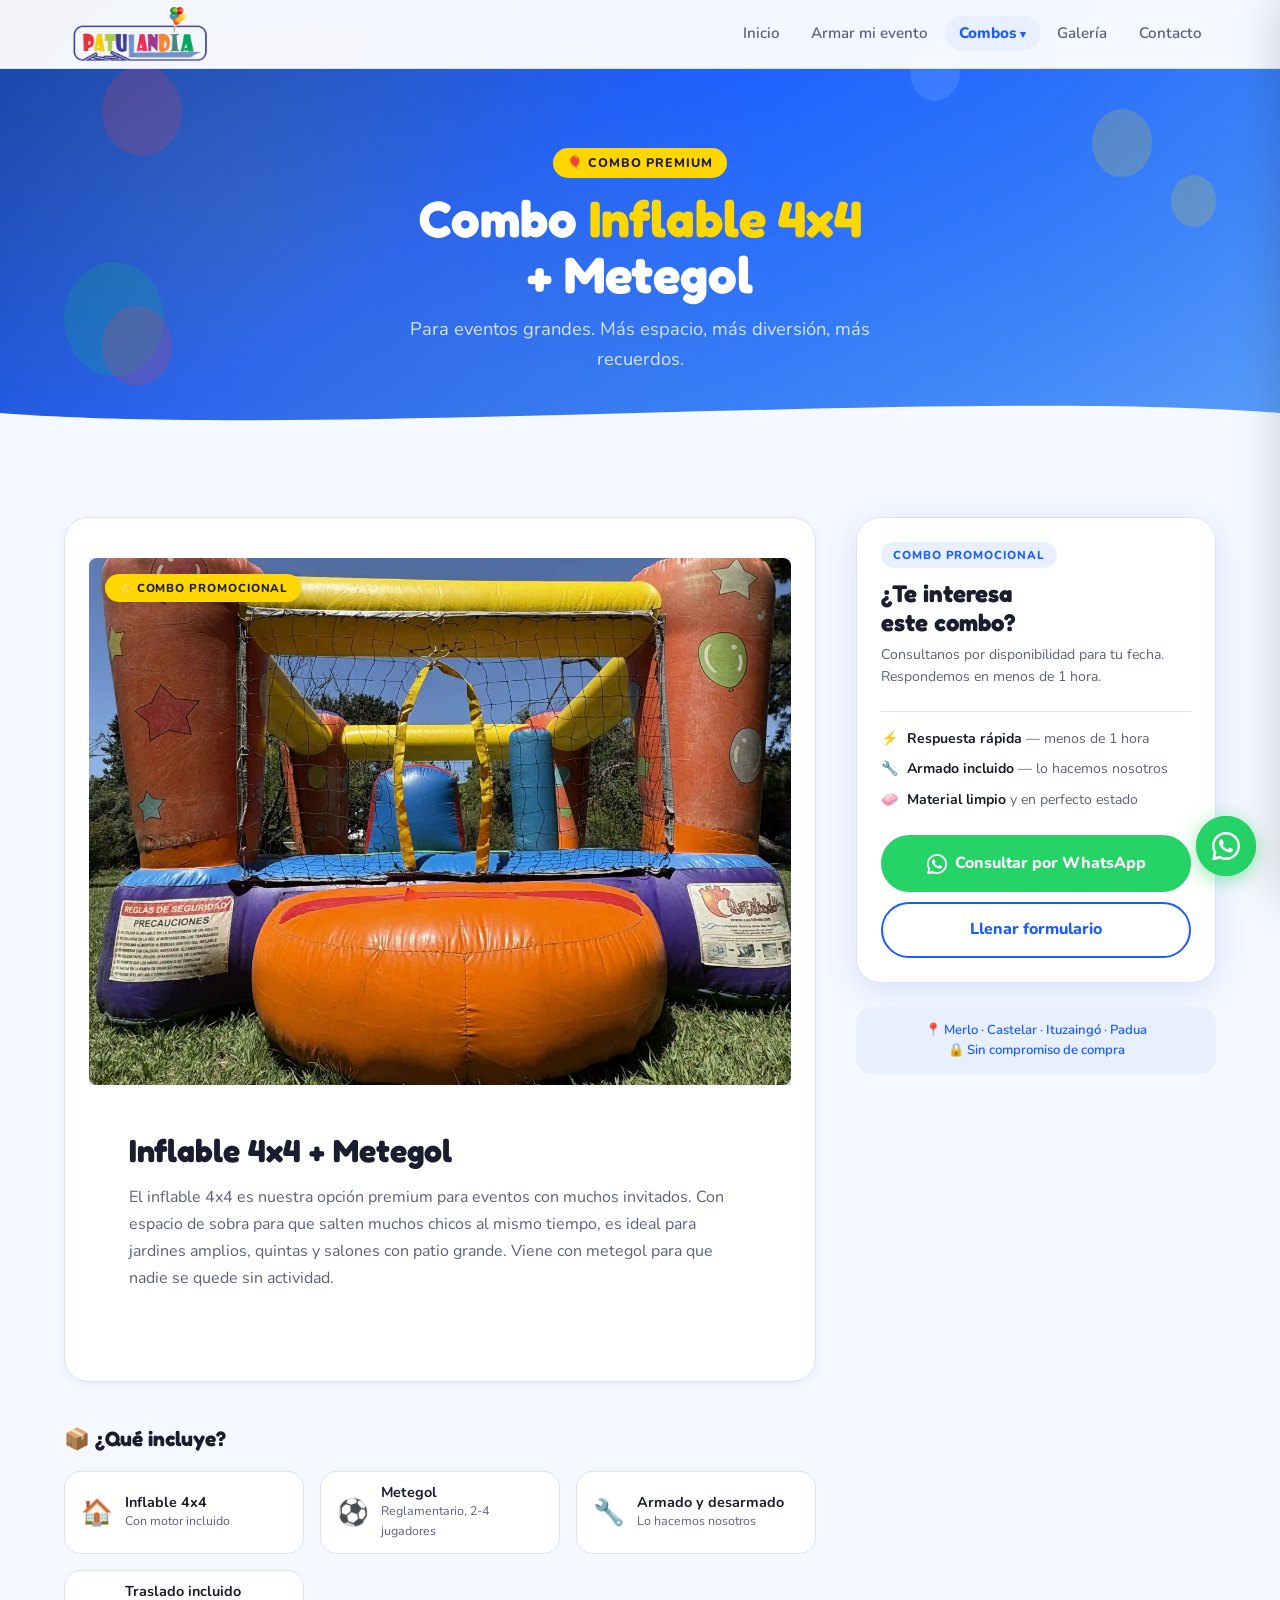
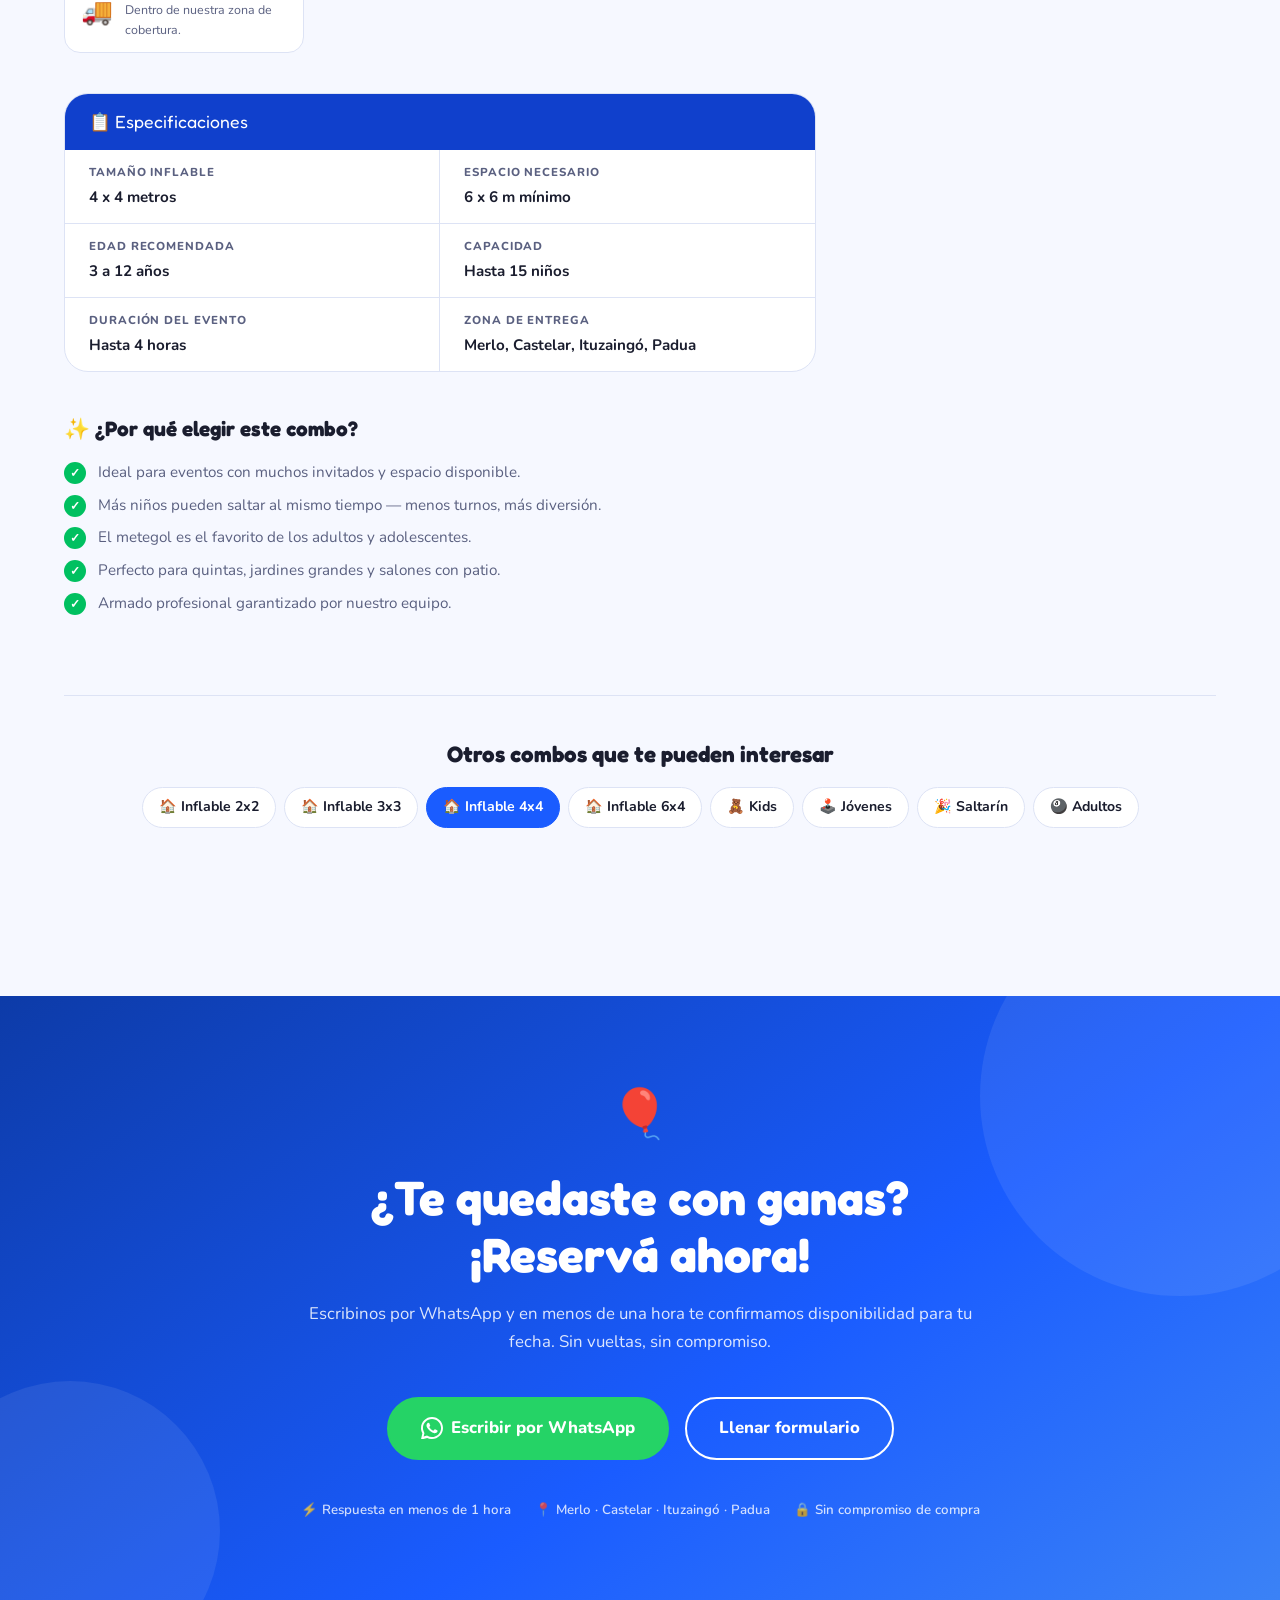
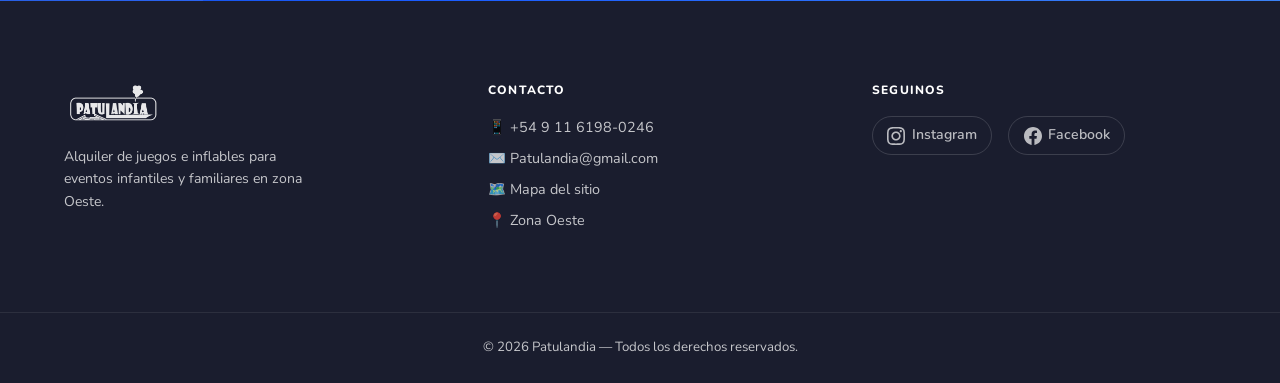
<file: inflable-4x4.html>
<!DOCTYPE html>
<html lang="es">
<head>
  <meta charset="UTF-8" />
  <meta name="viewport" content="width=device-width, initial-scale=1.0" />
  <meta name="description" content="Combo Inflable 4x4 + Metegol — Patulandia. Para eventos grandes y jardines amplios. Máxima diversión garantizada." />
  <title>Inflable 4x4 + Metegol — Patulandia</title>
  <link rel="preconnect" href="https://fonts.googleapis.com" />
  <link rel="preconnect" href="https://fonts.gstatic.com" crossorigin />
  <link href="https://fonts.googleapis.com/css2?family=Fredoka+One&family=Nunito:wght@400;600;700;800&display=swap" rel="stylesheet" />
  <link rel="stylesheet" href="./css/estilos.css" />
  <link rel="stylesheet" href="./css/combos-extra.css" />
  <link rel="icon" type="image/png" href="./img/favicon.ico">
</head>
<body>

  <header class="header" id="header">
    <div class="container header__inner">
      <a href="index.html" class="logo" aria-label="Patulandia — volver al inicio">
        <img src="./img/LogoPatulandia_PNG.png" alt="Patulandia" class="logo__img" />
      </a>

      <nav class="nav" aria-label="Menú principal">
        <ul class="nav__list">
          <li><a class="nav__link" href="index.html">Inicio</a></li>
          <li><a class="nav__link" href="armar-evento.html">Armar mi evento</a></li>
          <li class="nav__item--dropdown">
            <a class="nav__link nav__link--has-dropdown nav__link--active" href="#" aria-haspopup="true">Combos</a>
            <div class="nav__dropdown" role="menu">
              <div class="nav__dropdown-group">
                <span class="nav__dropdown-label">🎈 Combos Inflables</span>
                <a class="nav__dropdown-link" href="inflable-2x2.html" role="menuitem"><span class="dd-icon">🏠</span><span class="dd-text">Inflable 2x2<span class="dd-badge--hot">🔥 Más pedido</span></span></a>
                <a class="nav__dropdown-link" href="inflable-3x3.html" role="menuitem"><span class="dd-icon">🏠</span><span class="dd-text">Inflable 3x3</span></a>
                <a class="nav__dropdown-link nav__link--active-page" href="inflable-4x4.html" role="menuitem"><span class="dd-icon">🏠</span><span class="dd-text">Inflable 4x4</span></a>
                <a class="nav__dropdown-link" href="inflable-6x4.html" role="menuitem"><span class="dd-icon">🏠</span><span class="dd-text">Inflable 6x4</span></a>
              </div>
              <div class="nav__dropdown-divider"></div>
              <div class="nav__dropdown-group">
                <span class="nav__dropdown-label">✨ Combos Especiales</span>
                <a class="nav__dropdown-link" href="combo-kids.html" role="menuitem"><span class="dd-icon">🧸</span><span class="dd-text">Combo Kids</span><span class="dd-badge">Popular</span></a>
                <a class="nav__dropdown-link" href="combo-jovenes.html" role="menuitem"><span class="dd-icon">🕹️</span><span class="dd-text">Combo Jóvenes</span></a>
                <a class="nav__dropdown-link" href="combo-saltarin.html" role="menuitem"><span class="dd-icon">🎉</span><span class="dd-text">Combo Saltarín</span></a>
                <a class="nav__dropdown-link" href="combo-adultos.html" role="menuitem"><span class="dd-icon">🎱</span><span class="dd-text">Combo Adultos</span></a>
              </div>
            </div>
          </li>
          <li><a class="nav__link" href="galeria.html">Galería</a></li>
          <li><a class="nav__link" href="contacto.html">Contacto</a></li>
        </ul>
      </nav>

      <button class="hamburger" id="hamburger" aria-label="Abrir menú" aria-expanded="false" aria-controls="navMobile" type="button">
        <span></span><span></span><span></span>
      </button>
    </div>
  </header>

  <!-- ===== NAV MOBILE ===== -->
  <div class="nav-mobile-overlay" id="navOverlay" aria-hidden="true"></div>
  <nav class="nav-mobile" id="navMobile" aria-hidden="true" aria-label="Menú mobile">
    <div class="nav-mobile__top">
      <a href="index.html"><img src="./img/LogoPatulandia_PNG.png" alt="Patulandia" class="nav-mobile__logo" /></a>
      <button class="nav-mobile__close" id="navClose" aria-label="Cerrar menú" type="button">✕</button>
    </div>
    <ul class="nav-mobile__list">
      <li><a class="nav-mobile__link" href="index.html">Inicio</a></li>
      <li><a class="nav-mobile__link" href="armar-evento.html">Armar mi evento</a></li>
      <li class="nav-mobile__item--parent">
        <a class="nav-mobile__link nav-mobile__link--parent nav-mobile__link--active" href="#" aria-expanded="false">
          Combos <span class="nav-mobile__arrow" aria-hidden="true">▾</span>
        </a>
        <div class="nav-mobile__submenu" aria-hidden="true">
          <span class="nav-mobile__submenu-label">🎈 Inflables</span>
          <a class="nav-mobile__submenu-link" href="inflable-2x2.html"><span class="sm-icon">🏠</span> Inflable 2x2<span class="dd-badge dd-badge--hot">🔥 Más pedido</span></a>
          <a class="nav-mobile__submenu-link" href="inflable-3x3.html"><span class="sm-icon">🏠</span> Inflable 3x3</a>
          <a class="nav-mobile__submenu-link nav__link--active-page" href="inflable-4x4.html"><span class="sm-icon">🏠</span> Inflable 4x4</a>
          <a class="nav-mobile__submenu-link" href="inflable-6x4.html"><span class="sm-icon">🏠</span> Inflable 6x4</a>
          <div class="nav-mobile__submenu-divider"></div>
          <span class="nav-mobile__submenu-label">✨ Especiales</span>
          <a class="nav-mobile__submenu-link" href="combo-kids.html"><span class="sm-icon">🧸</span> Combo Kids<span class="dd-badge">Popular</span></a>
          <a class="nav-mobile__submenu-link" href="combo-jovenes.html"><span class="sm-icon">🕹️</span> Combo Jóvenes</a>
          <a class="nav-mobile__submenu-link" href="combo-saltarin.html"><span class="sm-icon">🎉</span> Combo Saltarín</a>
          <a class="nav-mobile__submenu-link" href="combo-adultos.html"><span class="sm-icon">🎱</span> Combo Adultos</a>
        </div>
      </li>
      <li><a class="nav-mobile__link" href="galeria.html">Galería</a></li>
      <li><a class="nav-mobile__link" href="contacto.html">Contacto</a></li>
    </ul>
  </nav>


  <!-- ===== HERO ===== -->
  <section class="combo-hero" aria-label="Inflable 4x4 + Metegol">
    <div class="combo-hero__bg"></div>
    <div class="hero__balloons" aria-hidden="true">
      <div class="balloon balloon--red"></div>
      <div class="balloon balloon--yellow"></div>
      <div class="balloon balloon--green"></div>
      <div class="balloon balloon--blue"></div>
      <div class="balloon balloon--red b2"></div>
      <div class="balloon balloon--yellow b3"></div>
    </div>
    <div class="container combo-hero__content">
      <span class="combo-hero__badge">🎈 Combo Premium</span>
      <h1 class="combo-hero__title">Combo <span class="text-yellow">Inflable 4x4</span><br />+ Metegol</h1>
      <p class="combo-hero__subtitle">Para eventos grandes. Más espacio, más diversión, más recuerdos.</p>
    </div>
    <div class="combo-hero__wave" aria-hidden="true">
      <svg viewBox="0 0 1440 50" preserveAspectRatio="none" xmlns="http://www.w3.org/2000/svg">
        <path d="M0,25 C360,50 1080,0 1440,25 L1440,50 L0,50 Z" fill="var(--color-bg)" />
      </svg>
    </div>
  </section>


  <!-- ===== CONTENIDO PRINCIPAL ===== -->
  <main class="combo-main">
    <div class="container">
      <div class="combo-layout">

        <!-- COLUMNA IZQUIERDA -->
        <div class="combo-info">

          <div class="combo-card reveal">
            <div class="combo-card__img-wrap">
              <img src="./img/4x4_cucurucho.webp" alt="Inflable 4x4 + Metegol Patulandia" class="combo-card__img"
                onerror="this.style.display='none'; this.nextElementSibling.style.display='flex';" />
              <div class="combo-card__img-placeholder" style="display:none;">
                <span>🏠</span>
                
              </div>
              <div class="combo-promo-badge">⭐ Combo Promocional</div>
            </div>
            <div class="combo-card__body">
              <h2 class="combo-card__title">Inflable 4x4 + Metegol</h2>
              <p class="combo-card__desc">El inflable 4x4 es nuestra opción premium para eventos con muchos invitados. Con espacio de sobra para que salten muchos chicos al mismo tiempo, es ideal para jardines amplios, quintas y salones con patio grande. Viene con metegol para que nadie se quede sin actividad.</p>
            </div>
          </div>

          <div class="combo-includes reveal">
            <h3 class="combo-includes__title">📦 ¿Qué incluye?</h3>
            <div class="combo-includes__list">
              <div class="combo-item">
                <span class="combo-item__icon">🏠</span>
                <div class="combo-item__info">
                  <div class="combo-item__name">Inflable 4x4</div>
                  <div class="combo-item__detail">Con motor incluido</div>
                </div>
              </div>
              <div class="combo-item">
                <span class="combo-item__icon">⚽</span>
                <div class="combo-item__info">
                  <div class="combo-item__name">Metegol</div>
                  <div class="combo-item__detail">Reglamentario, 2-4 jugadores</div>
                </div>
              </div>
              <div class="combo-item">
                <span class="combo-item__icon">🔧</span>
                <div class="combo-item__info">
                  <div class="combo-item__name">Armado y desarmado</div>
                  <div class="combo-item__detail">Lo hacemos nosotros</div>
                </div>
              </div>
              <div class="combo-item">
                <span class="combo-item__icon">🚚</span>
                <div class="combo-item__info">
                  <div class="combo-item__name">Traslado incluido</div>
                  <div class="combo-item__detail">Dentro de nuestra zona de cobertura.</div>
                </div>
              </div>
            </div>
          </div>

          <div class="combo-specs reveal">
            <div class="combo-specs__header">📋 Especificaciones</div>
            <div class="combo-specs__grid">
              <div class="combo-spec">
                <div class="combo-spec__label">Tamaño inflable</div>
                <div class="combo-spec__value">4 x 4 metros</div>
              </div>
              <div class="combo-spec">
                <div class="combo-spec__label">Espacio necesario</div>
                <div class="combo-spec__value">6 x 6 m mínimo</div>
              </div>
              <div class="combo-spec">
                <div class="combo-spec__label">Edad recomendada</div>
                <div class="combo-spec__value">3 a 12 años</div>
              </div>
              <div class="combo-spec">
                <div class="combo-spec__label">Capacidad</div>
                <div class="combo-spec__value">Hasta 15 niños</div>
              </div>
              <div class="combo-spec">
                <div class="combo-spec__label">Duración del evento</div>
                <div class="combo-spec__value">Hasta 4 horas</div>
              </div>
              <div class="combo-spec">
                <div class="combo-spec__label">Zona de entrega</div>
                <div class="combo-spec__value">Merlo, Castelar, Ituzaingó, Padua</div>
              </div>
            </div>
          </div>

          <div class="combo-benefits reveal">
            <h3 class="combo-benefits__title">✨ ¿Por qué elegir este combo?</h3>
            <div class="combo-benefits__list">
              <div class="combo-benefit">Ideal para eventos con muchos invitados y espacio disponible.</div>
              <div class="combo-benefit">Más niños pueden saltar al mismo tiempo — menos turnos, más diversión.</div>
              <div class="combo-benefit">El metegol es el favorito de los adultos y adolescentes.</div>
              <div class="combo-benefit">Perfecto para quintas, jardines grandes y salones con patio.</div>
              <div class="combo-benefit">Armado profesional garantizado por nuestro equipo.</div>
            </div>
          </div>

        </div>

        <!-- SIDEBAR -->
        <div class="combo-sidebar">
          <div class="combo-action-card reveal">
            <span class="combo-action-card__tag">Combo Promocional</span>
            <h3 class="combo-action-card__title">¿Te interesa<br />este combo?</h3>
            <p class="combo-action-card__sub">Consultanos por disponibilidad para tu fecha. Respondemos en menos de 1 hora.</p>
            <div class="combo-action-card__divider"></div>
            <div class="combo-action-card__perks">
              <div class="combo-perk">⚡ <span><strong>Respuesta rápida</strong> — menos de 1 hora</span></div>
              <div class="combo-perk">🔧 <span><strong>Armado incluido</strong> — lo hacemos nosotros</span></div>
              <div class="combo-perk">🧼 <span><strong>Material limpio</strong> y en perfecto estado</span></div>
            </div>
            <div class="combo-action-card__btns">
              <a href="https://wa.me/5491161980246?text=Hola%20Patulandia!%20Quiero%20consultar%20por%20el%20Combo%20Inflable%204x4%20%2B%20Metegol" class="btn btn--whatsapp btn--full" target="_blank" rel="noopener noreferrer">
                <svg width="20" height="20" viewBox="0 0 24 24" fill="currentColor" aria-hidden="true"><path d="M17.472 14.382c-.297-.149-1.758-.867-2.03-.967-.273-.099-.471-.148-.67.15-.197.297-.767.966-.94 1.164-.173.199-.347.223-.644.075-.297-.15-1.255-.463-2.39-1.475-.883-.788-1.48-1.761-1.653-2.059-.173-.297-.018-.458.13-.606.134-.133.298-.347.446-.52.149-.174.198-.298.298-.497.099-.198.05-.371-.025-.52-.075-.149-.669-1.612-.916-2.207-.242-.579-.487-.5-.669-.51-.173-.008-.371-.01-.57-.01-.198 0-.52.074-.792.372-.272.297-1.04 1.016-1.04 2.479 0 1.462 1.065 2.875 1.213 3.074.149.198 2.096 3.2 5.077 4.487.709.306 1.262.489 1.694.625.712.227 1.36.195 1.871.118.571-.085 1.758-.719 2.006-1.413.248-.694.248-1.289.173-1.413-.074-.124-.272-.198-.57-.347z"/><path d="M12 0C5.373 0 0 5.373 0 12c0 2.123.554 4.112 1.523 5.837L.057 23.882a.5.5 0 00.611.611l6.094-1.479A11.94 11.94 0 0012 24c6.627 0 12-5.373 12-12S18.627 0 12 0zm0 21.9a9.87 9.87 0 01-5.032-1.378l-.36-.214-3.73.905.923-3.634-.235-.374A9.869 9.869 0 012.1 12C2.1 6.533 6.533 2.1 12 2.1S21.9 6.533 21.9 12 17.467 21.9 12 21.9z"/></svg> Consultar por WhatsApp
              </a>
              <a href="contacto.html" class="btn btn--outline btn--full">Llenar formulario</a>
            </div>
          </div>
          <div class="combo-trust">
            📍 Merlo · Castelar · Ituzaingó · Padua<br />
            🔒 Sin compromiso de compra
          </div>
        </div>

      </div>

      <!-- NAVEGACIÓN ENTRE COMBOS -->
      <nav class="combo-nav" aria-label="Otros combos disponibles">
        <h3 class="combo-nav__title">Otros combos que te pueden interesar</h3>
        <div class="combo-nav__grid">
          <a class="combo-nav__chip" href="inflable-2x2.html">🏠 Inflable 2x2</a>
          <a class="combo-nav__chip" href="inflable-3x3.html">🏠 Inflable 3x3</a>
          <a class="combo-nav__chip combo-nav__chip--active" href="inflable-4x4.html">🏠 Inflable 4x4</a>
          <a class="combo-nav__chip" href="inflable-6x4.html">🏠 Inflable 6x4</a>
          <a class="combo-nav__chip" href="combo-kids.html">🧸 Kids</a>
          <a class="combo-nav__chip" href="combo-jovenes.html">🕹️ Jóvenes</a>
          <a class="combo-nav__chip" href="combo-saltarin.html">🎉 Saltarín</a>
          <a class="combo-nav__chip" href="combo-adultos.html">🎱 Adultos</a>
        </div>
      </nav>
      
    </div>
  </main>


  <!-- ===== CTA FINAL ===== -->
  <section class="cta-final" aria-label="Reservar evento">
    <div class="container cta-final__inner">
      <div class="cta-final__content reveal">
        <span class="cta-final__emoji" aria-hidden="true">🎈</span>
        <h2 class="cta-final__title">¿Te quedaste con ganas? ¡Reservá ahora!</h2>
        <p class="cta-final__subtitle">
          Escribinos por WhatsApp y en menos de una hora te confirmamos disponibilidad para tu fecha. Sin vueltas, sin compromiso.
        </p>
        <div class="cta-final__actions">
          <a
            href="https://wa.me/5491161980246?text=Hola%20Patulandia!%20Quiero%20consultar%20por%20el%20Combo%20Inflable%202x2%20%2B%20Metegol"
            class="btn btn--whatsapp btn--large"
            target="_blank"
            rel="noopener noreferrer"
          >
            <svg width="22" height="22" viewBox="0 0 24 24" fill="currentColor" aria-hidden="true">
              <path d="M17.472 14.382c-.297-.149-1.758-.867-2.03-.967-.273-.099-.471-.148-.67.15-.197.297-.767.966-.94 1.164-.173.199-.347.223-.644.075-.297-.15-1.255-.463-2.39-1.475-.883-.788-1.48-1.761-1.653-2.059-.173-.297-.018-.458.13-.606.134-.133.298-.347.446-.52.149-.174.198-.298.298-.497.099-.198.05-.371-.025-.52-.075-.149-.669-1.612-.916-2.207-.242-.579-.487-.5-.669-.51-.173-.008-.371-.01-.57-.01-.198 0-.52.074-.792.372-.272.297-1.04 1.016-1.04 2.479 0 1.462 1.065 2.875 1.213 3.074.149.198 2.096 3.2 5.077 4.487.709.306 1.262.489 1.694.625.712.227 1.36.195 1.871.118.571-.085 1.758-.719 2.006-1.413.248-.694.248-1.289.173-1.413-.074-.124-.272-.198-.57-.347z"/>
              <path d="M12 0C5.373 0 0 5.373 0 12c0 2.123.554 4.112 1.523 5.837L.057 23.882a.5.5 0 00.611.611l6.094-1.479A11.94 11.94 0 0012 24c6.627 0 12-5.373 12-12S18.627 0 12 0zm0 21.9a9.87 9.87 0 01-5.032-1.378l-.36-.214-3.73.905.923-3.634-.235-.374A9.869 9.869 0 012.1 12C2.1 6.533 6.533 2.1 12 2.1S21.9 6.533 21.9 12 17.467 21.9 12 21.9z"/>
            </svg>
            Escribir por WhatsApp
          </a>
          <a href="contacto.html" class="btn btn--outline-white btn--large">Llenar formulario</a>
        </div>
        <ul class="cta-final__trust" aria-label="Garantías">
          <li>⚡ Respuesta en menos de 1 hora</li>
          <li>📍 Merlo · Castelar · Ituzaingó · Padua</li>
          <li>🔒 Sin compromiso de compra</li>
        </ul>
      </div>
    </div>
  </section>


  <!-- ===== FOOTER ===== -->
  <footer class="footer" id="footer">
    <div class="container footer__inner">

      <div class="footer__brand">
        <a href="index.html" class="footer__logo-link" aria-label="Patulandia — inicio">
          <img src="./img/LogoPatulandia_PNG.png" alt="Patulandia" class="footer__logo-img" />
        </a>
        <p class="footer__tagline">Alquiler de juegos e inflables para eventos infantiles y familiares en zona Oeste.</p>
      </div>

      <div class="footer__contact">
        <h3 class="footer__heading">Contacto</h3>
        <ul class="footer__list">  
        <li>
          <a href="https://wa.me/5491161980246?text=Hola%20quiero%20consultar%20por%20un%20evento"
          target="_blank" rel="noopener noreferrer"> 📱 +54 9 11 6198-0246</a>
        </li>

          <li><a href="mailto:patulandia@gmail">✉️ Patulandia@gmail.com</a></li>
          <li><a href="mapa-sitio.html">🗺️ Mapa del sitio</a></li>
          <li>📍 Zona Oeste</li>
        </ul>
      </div>

      <div class="footer__social">
        <h3 class="footer__heading">Seguinos</h3>
        <div class="social-links">
          <a href="https://www.instagram.com/patulandia.entretenimientos/" class="social-link" aria-label="Instagram de Patulandia" target="_blank" rel="noopener noreferrer">
            <svg width="18" height="18" viewBox="0 0 24 24" fill="currentColor" aria-hidden="true">
              <path d="M12 2.163c3.204 0 3.584.012 4.85.07 3.252.148 4.771 1.691 4.919 4.919.058 1.265.069 1.645.069 4.849 0 3.205-.012 3.584-.069 4.849-.149 3.225-1.664 4.771-4.919 4.919-1.266.058-1.644.07-4.85.07-3.204 0-3.584-.012-4.849-.07-3.26-.149-4.771-1.699-4.919-4.92-.058-1.265-.07-1.644-.07-4.849 0-3.204.013-3.583.07-4.849.149-3.227 1.664-4.771 4.919-4.919 1.266-.057 1.645-.069 4.849-.069zm0-2.163c-3.259 0-3.667.014-4.947.072-4.358.2-6.78 2.618-6.98 6.98-.059 1.281-.073 1.689-.073 4.948 0 3.259.014 3.668.072 4.948.2 4.358 2.618 6.78 6.98 6.98 1.281.058 1.689.072 4.948.072 3.259 0 3.668-.014 4.948-.072 4.354-.2 6.782-2.618 6.979-6.98.059-1.28.073-1.689.073-4.948 0-3.259-.014-3.667-.072-4.947-.196-4.354-2.617-6.78-6.979-6.98-1.281-.059-1.69-.073-4.949-.073zm0 5.838c-3.403 0-6.162 2.759-6.162 6.162s2.759 6.163 6.162 6.163 6.162-2.759 6.162-6.163c0-3.403-2.759-6.162-6.162-6.162zm0 10.162c-2.209 0-4-1.79-4-4 0-2.209 1.791-4 4-4s4 1.791 4 4c0 2.21-1.791 4-4 4zm6.406-11.845c-.796 0-1.441.645-1.441 1.44s.645 1.44 1.441 1.44c.795 0 1.439-.645 1.439-1.44s-.644-1.44-1.439-1.44z"/>
            </svg>
            Instagram
          </a>
          <a href="https://www.facebook.com/AlquilerdeInflablesPatulandia?locale=es_LA" class="social-link" aria-label="Facebook de Patulandia" target="_blank" rel="noopener noreferrer">
            <svg width="18" height="18" viewBox="0 0 24 24" fill="currentColor" aria-hidden="true">
              <path d="M24 12.073c0-6.627-5.373-12-12-12s-12 5.373-12 12c0 5.99 4.388 10.954 10.125 11.854v-8.385H7.078v-3.47h3.047V9.43c0-3.007 1.792-4.669 4.533-4.669 1.312 0 2.686.235 2.686.235v2.953H15.83c-1.491 0-1.956.925-1.956 1.874v2.25h3.328l-.532 3.47h-2.796v8.385C19.612 23.027 24 18.062 24 12.073z"/>
            </svg>
            Facebook
          </a>
        </div>
      </div>
    </div>

    <div class="footer__bottom">
      <div class="container">
        <p>© <span id="currentYear"></span> Patulandia — Todos los derechos reservados.</p>
      </div>
    </div>
  </footer>


    <a href="https://wa.me/5491161980246?text=Hola%20Patulandia!%20Quiero%20consultar%20por%20el%20Combo%20Inflable%204x4%20%2B%20Metegol" class="whatsapp-float" target="_blank" rel="noopener noreferrer" aria-label="Contactar por WhatsApp">
    <svg width="28" height="28" viewBox="0 0 24 24" fill="currentColor" aria-hidden="true"><path d="M17.472 14.382c-.297-.149-1.758-.867-2.03-.967-.273-.099-.471-.148-.67.15-.197.297-.767.966-.94 1.164-.173.199-.347.223-.644.075-.297-.15-1.255-.463-2.39-1.475-.883-.788-1.48-1.761-1.653-2.059-.173-.297-.018-.458.13-.606.134-.133.298-.347.446-.52.149-.174.198-.298.298-.497.099-.198.05-.371-.025-.52-.075-.149-.669-1.612-.916-2.207-.242-.579-.487-.5-.669-.51-.173-.008-.371-.01-.57-.01-.198 0-.52.074-.792.372-.272.297-1.04 1.016-1.04 2.479 0 1.462 1.065 2.875 1.213 3.074.149.198 2.096 3.2 5.077 4.487.709.306 1.262.489 1.694.625.712.227 1.36.195 1.871.118.571-.085 1.758-.719 2.006-1.413.248-.694.248-1.289.173-1.413-.074-.124-.272-.198-.57-.347z"/><path d="M12 0C5.373 0 0 5.373 0 12c0 2.123.554 4.112 1.523 5.837L.057 23.882a.5.5 0 00.611.611l6.094-1.479A11.94 11.94 0 0012 24c6.627 0 12-5.373 12-12S18.627 0 12 0zm0 21.9a9.87 9.87 0 01-5.032-1.378l-.36-.214-3.73.905.923-3.634-.235-.374A9.869 9.869 0 012.1 12C2.1 6.533 6.533 2.1 12 2.1S21.9 6.533 21.9 12 17.467 21.9 12 21.9z"/></svg>
    <span class="whatsapp-float__pulse" aria-hidden="true"></span>
  </a>

  <script src="./js/index.js"></script>
</body>
</html>
</file>
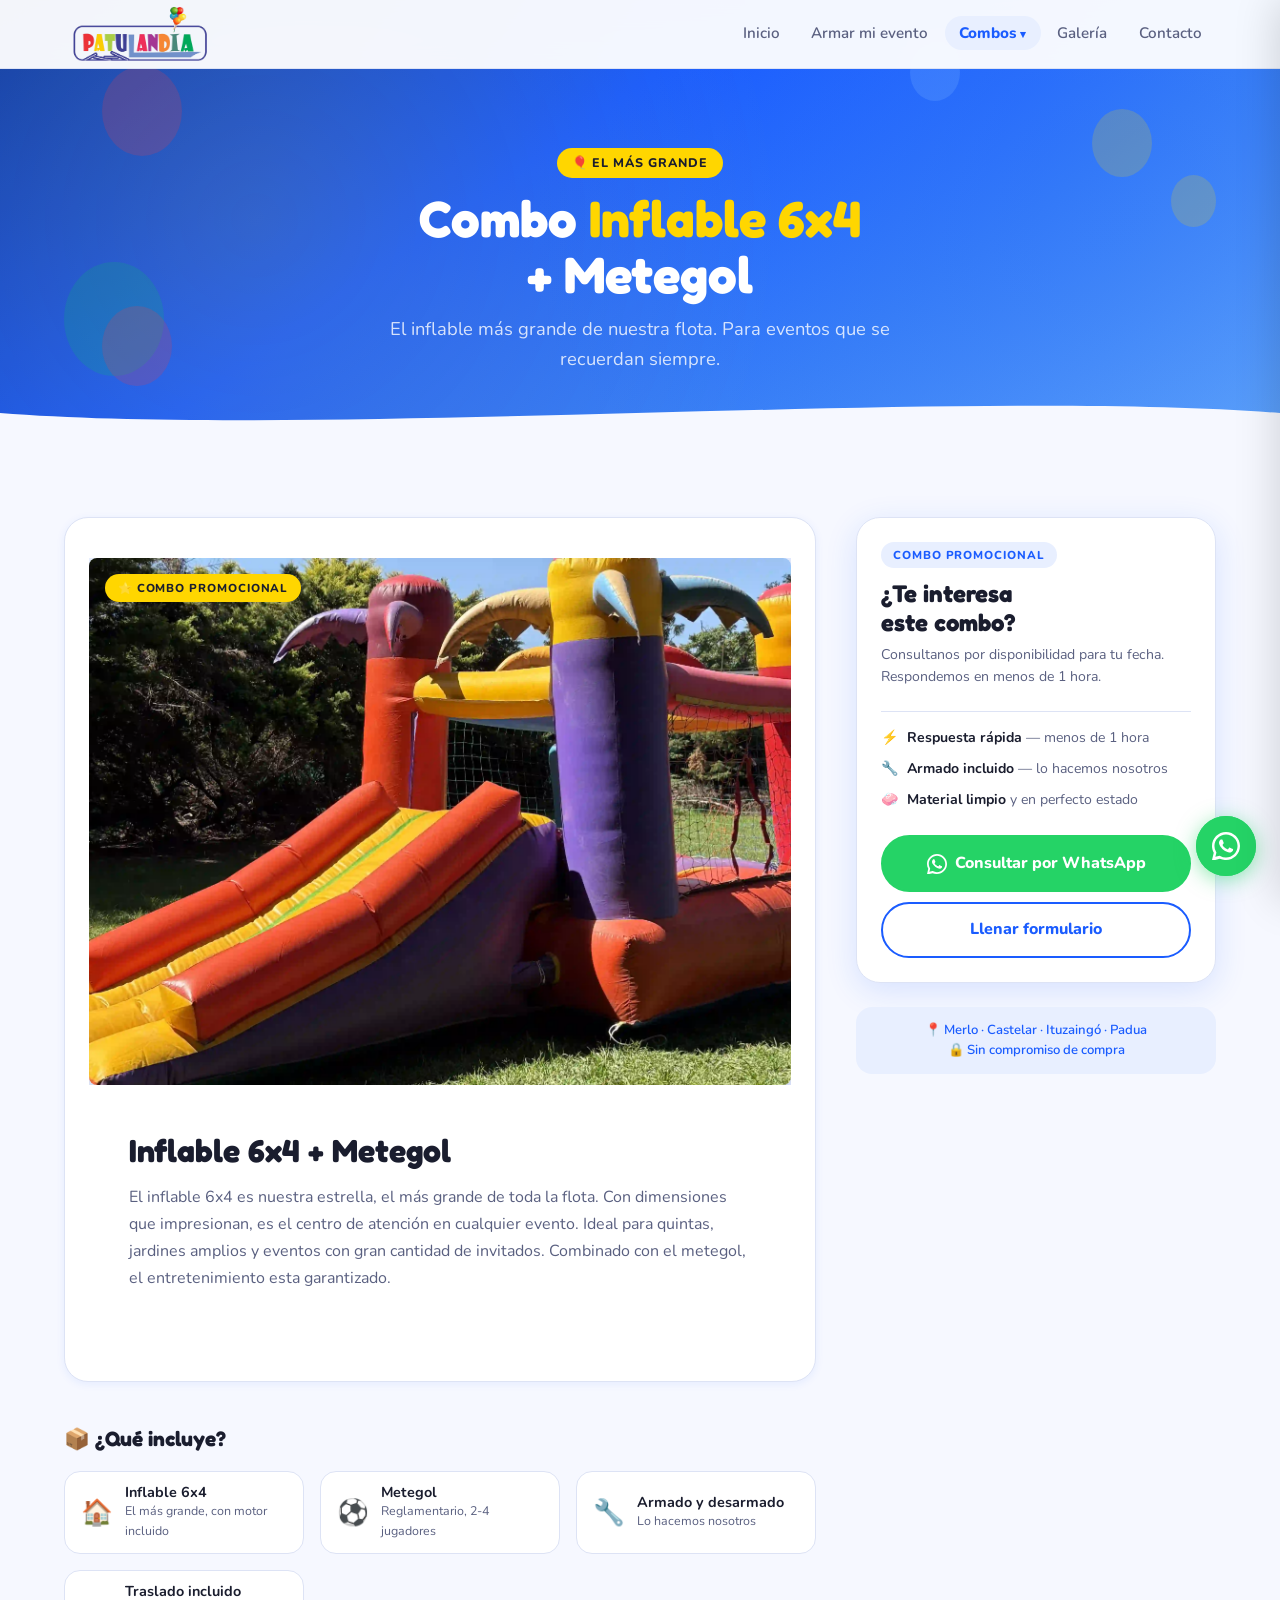
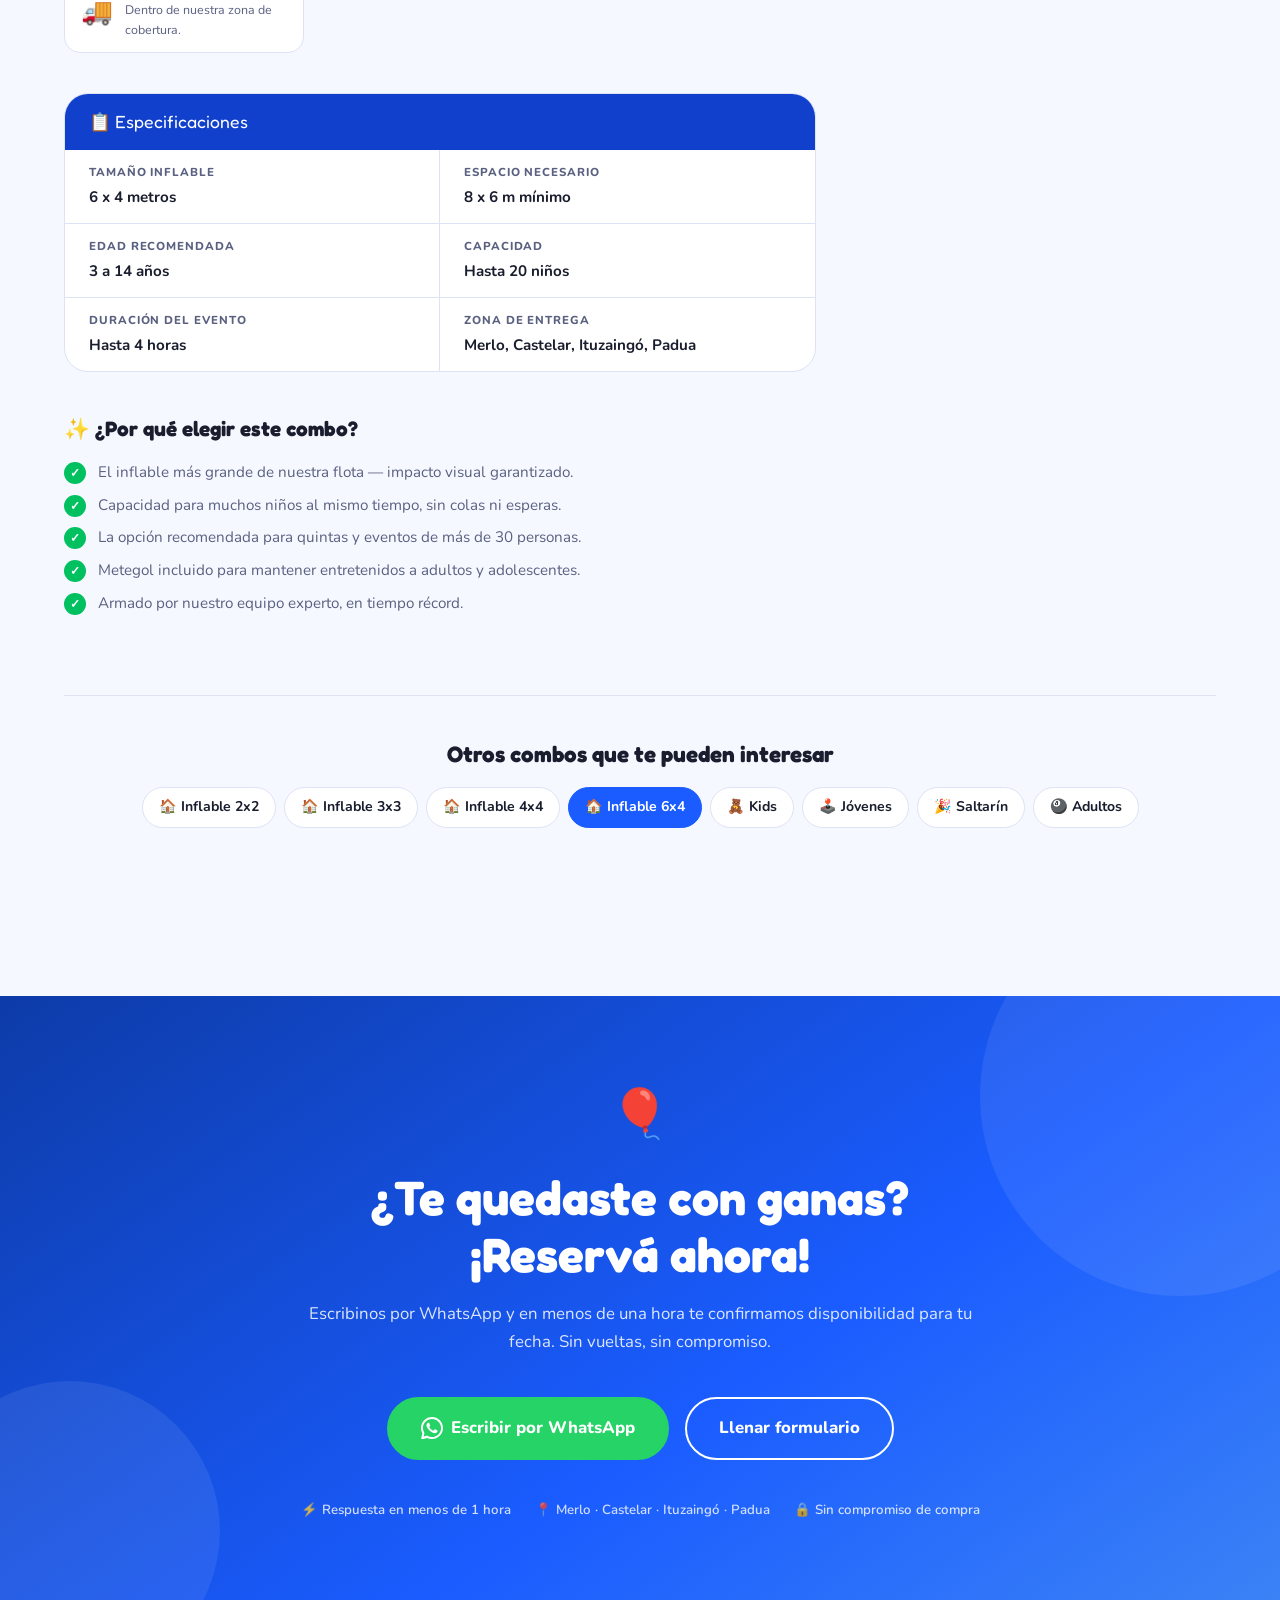
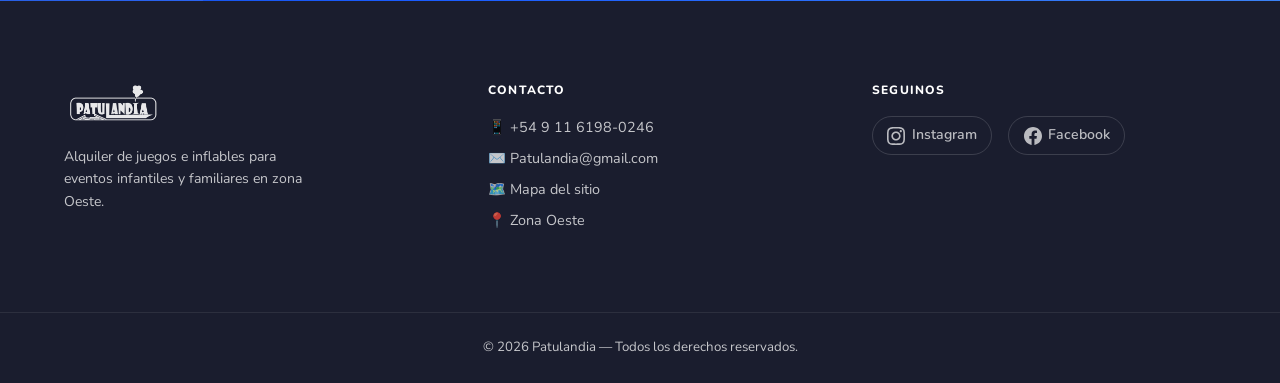
<file: inflable-6x4.html>
<!DOCTYPE html>
<html lang="es">
<head>
  <meta charset="UTF-8" />
  <meta name="viewport" content="width=device-width, initial-scale=1.0" />
  <meta name="description" content="Combo Inflable 6x4 + Metegol — Patulandia. El inflable más grande. Para eventos masivos y quintas. Zona Oeste GBA." />
  <title>Inflable 6x4 + Metegol — Patulandia</title>
  <link rel="preconnect" href="https://fonts.googleapis.com" />
  <link rel="preconnect" href="https://fonts.gstatic.com" crossorigin />
  <link href="https://fonts.googleapis.com/css2?family=Fredoka+One&family=Nunito:wght@400;600;700;800&display=swap" rel="stylesheet" />
  <link rel="stylesheet" href="./css/estilos.css" />
  <link rel="stylesheet" href="./css/combos-extra.css" />
  <link rel="icon" type="image/png" href="./img/favicon.ico">
</head>
<body>

  <header class="header" id="header">
    <div class="container header__inner">
      <a href="index.html" class="logo" aria-label="Patulandia — volver al inicio">
        <img src="./img/LogoPatulandia_PNG.png" alt="Patulandia" class="logo__img" />
      </a>

      <nav class="nav" aria-label="Menú principal">
        <ul class="nav__list">
          <li><a class="nav__link" href="index.html">Inicio</a></li>
          <li><a class="nav__link" href="armar-evento.html">Armar mi evento</a></li>
          <li class="nav__item--dropdown">
            <a class="nav__link nav__link--has-dropdown nav__link--active" href="#" aria-haspopup="true">Combos</a>
            <div class="nav__dropdown" role="menu">
              <div class="nav__dropdown-group">
                <span class="nav__dropdown-label">🎈 Combos Inflables</span>
                <a class="nav__dropdown-link" href="inflable-2x2.html" role="menuitem"><span class="dd-icon">🏠</span><span class="dd-text">Inflable 2x2<span class="dd-badge--hot">🔥 Más pedido</span></span></a>
                <a class="nav__dropdown-link" href="inflable-3x3.html" role="menuitem"><span class="dd-icon">🏠</span><span class="dd-text">Inflable 3x3</span></a>
                <a class="nav__dropdown-link" href="inflable-4x4.html" role="menuitem"><span class="dd-icon">🏠</span><span class="dd-text">Inflable 4x4</span></a>
                <a class="nav__dropdown-link nav__link--active-page" href="inflable-6x4.html" role="menuitem"><span class="dd-icon">🏠</span><span class="dd-text">Inflable 6x4</span></a>
              </div>
              <div class="nav__dropdown-divider"></div>
              <div class="nav__dropdown-group">
                <span class="nav__dropdown-label">✨ Combos Especiales</span>
                <a class="nav__dropdown-link" href="combo-kids.html" role="menuitem"><span class="dd-icon">🧸</span><span class="dd-text">Combo Kids</span><span class="dd-badge">Popular</span></a>
                <a class="nav__dropdown-link" href="combo-jovenes.html" role="menuitem"><span class="dd-icon">🕹️</span><span class="dd-text">Combo Jóvenes</span></a>
                <a class="nav__dropdown-link" href="combo-saltarin.html" role="menuitem"><span class="dd-icon">🎉</span><span class="dd-text">Combo Saltarín</span></a>
                <a class="nav__dropdown-link" href="combo-adultos.html" role="menuitem"><span class="dd-icon">🎱</span><span class="dd-text">Combo Adultos</span></a>
              </div>
            </div>
          </li>
          <li><a class="nav__link" href="galeria.html">Galería</a></li>
          <li><a class="nav__link" href="contacto.html">Contacto</a></li>
        </ul>
      </nav>

      <button class="hamburger" id="hamburger" aria-label="Abrir menú" aria-expanded="false" aria-controls="navMobile" type="button">
        <span></span><span></span><span></span>
      </button>
    </div>
  </header>

  <!-- ===== NAV MOBILE ===== -->
  <div class="nav-mobile-overlay" id="navOverlay" aria-hidden="true"></div>
  <nav class="nav-mobile" id="navMobile" aria-hidden="true" aria-label="Menú mobile">
    <div class="nav-mobile__top">
      <a href="index.html"><img src="./img/LogoPatulandia_PNG.png" alt="Patulandia" class="nav-mobile__logo" /></a>
      <button class="nav-mobile__close" id="navClose" aria-label="Cerrar menú" type="button">✕</button>
    </div>
    <ul class="nav-mobile__list">
      <li><a class="nav-mobile__link" href="index.html">Inicio</a></li>
      <li><a class="nav-mobile__link" href="armar-evento.html">Armar mi evento</a></li>
      <li class="nav-mobile__item--parent">
        <a class="nav-mobile__link nav-mobile__link--parent nav-mobile__link--active" href="#" aria-expanded="false">
          Combos <span class="nav-mobile__arrow" aria-hidden="true">▾</span>
        </a>
        <div class="nav-mobile__submenu" aria-hidden="true">
          <span class="nav-mobile__submenu-label">🎈 Inflables</span>
          <a class="nav-mobile__submenu-link" href="inflable-2x2.html"><span class="sm-icon">🏠</span> Inflable 2x2<span class="dd-badge dd-badge--hot">🔥 Más pedido</span></a>
          <a class="nav-mobile__submenu-link" href="inflable-3x3.html"><span class="sm-icon">🏠</span> Inflable 3x3</a>
          <a class="nav-mobile__submenu-link" href="inflable-4x4.html"><span class="sm-icon">🏠</span> Inflable 4x4</a>
          <a class="nav-mobile__submenu-link nav__link--active-page" href="inflable-6x4.html"><span class="sm-icon">🏠</span> Inflable 6x4</a>
          <div class="nav-mobile__submenu-divider"></div>
          <span class="nav-mobile__submenu-label">✨ Especiales</span>
          <a class="nav-mobile__submenu-link" href="combo-kids.html"><span class="sm-icon">🧸</span> Combo Kids<span class="dd-badge">Popular</span></a>
          <a class="nav-mobile__submenu-link" href="combo-jovenes.html"><span class="sm-icon">🕹️</span> Combo Jóvenes</a>
          <a class="nav-mobile__submenu-link" href="combo-saltarin.html"><span class="sm-icon">🎉</span> Combo Saltarín</a>
          <a class="nav-mobile__submenu-link" href="combo-adultos.html"><span class="sm-icon">🎱</span> Combo Adultos</a>
        </div>
      </li>
      <li><a class="nav-mobile__link" href="galeria.html">Galería</a></li>
      <li><a class="nav-mobile__link" href="contacto.html">Contacto</a></li>
    </ul>
  </nav>



  <!-- ===== HERO ===== -->
  <section class="combo-hero" aria-label="Inflable 6x4 + Metegol">
    <div class="combo-hero__bg"></div>
    
    <div class="hero__balloons" aria-hidden="true">
      <div class="balloon balloon--red"></div>
      <div class="balloon balloon--yellow"></div>
      <div class="balloon balloon--green"></div>
      <div class="balloon balloon--blue"></div>
      <div class="balloon balloon--red b2"></div>
      <div class="balloon balloon--yellow b3"></div>
    </div>

    <div class="container combo-hero__content">
      <span class="combo-hero__badge">🎈 El Más Grande</span>
      <h1 class="combo-hero__title">Combo <span class="text-yellow">Inflable 6x4</span><br />+ Metegol</h1>
      <p class="combo-hero__subtitle">El inflable más grande de nuestra flota. Para eventos que se recuerdan siempre.</p>
    </div>
    <div class="combo-hero__wave" aria-hidden="true">
      <svg viewBox="0 0 1440 50" preserveAspectRatio="none" xmlns="http://www.w3.org/2000/svg">
        <path d="M0,25 C360,50 1080,0 1440,25 L1440,50 L0,50 Z" fill="var(--color-bg)" />
      </svg>
    </div>
  </section>


  <!-- ===== CONTENIDO PRINCIPAL ===== -->
  <main class="combo-main">
    <div class="container">
      <div class="combo-layout">

        <!-- COLUMNA IZQUIERDA -->
        <div class="combo-info">

          <div class="combo-card reveal">
            <div class="combo-card__img-wrap">
              <img src="./img/6x4.webp" alt="Inflable 6x4 + Metegol Patulandia" class="combo-card__img"
                onerror="this.style.display='none'; this.nextElementSibling.style.display='flex';" />
              <div class="combo-card__img-placeholder" style="display:none;">
                <span>🏠</span>
                
              </div>
              <div class="combo-promo-badge">⭐ Combo Promocional</div>
            </div>
            <div class="combo-card__body">
              <h2 class="combo-card__title">Inflable 6x4 + Metegol</h2>
              <p class="combo-card__desc">El inflable 6x4 es nuestra estrella, el más grande de toda la flota. Con dimensiones que impresionan, es el centro de atención en cualquier evento. Ideal para quintas, jardines amplios y eventos con gran cantidad de invitados. Combinado con el metegol, el entretenimiento esta garantizado.</p>
            </div>
          </div>

          <div class="combo-includes reveal">
            <h3 class="combo-includes__title">📦 ¿Qué incluye?</h3>
            <div class="combo-includes__list">
              <div class="combo-item">
                <span class="combo-item__icon">🏠</span>
                <div class="combo-item__info">
                  <div class="combo-item__name">Inflable 6x4</div>
                  <div class="combo-item__detail">El más grande, con motor incluido</div>
                </div>
              </div>
              <div class="combo-item">
                <span class="combo-item__icon">⚽</span>
                <div class="combo-item__info">
                  <div class="combo-item__name">Metegol</div>
                  <div class="combo-item__detail">Reglamentario, 2-4 jugadores</div>
                </div>
              </div>
              <div class="combo-item">
                <span class="combo-item__icon">🔧</span>
                <div class="combo-item__info">
                  <div class="combo-item__name">Armado y desarmado</div>
                  <div class="combo-item__detail">Lo hacemos nosotros</div>
                </div>
              </div>
              <div class="combo-item">
                <span class="combo-item__icon">🚚</span>
                <div class="combo-item__info">
                  <div class="combo-item__name">Traslado incluido</div>
                  <div class="combo-item__detail">Dentro de nuestra zona de cobertura.</div>
                </div>
              </div>
            </div>
          </div>

          <div class="combo-specs reveal">
            <div class="combo-specs__header">📋 Especificaciones</div>
            <div class="combo-specs__grid">
              <div class="combo-spec">
                <div class="combo-spec__label">Tamaño inflable</div>
                <div class="combo-spec__value">6 x 4 metros</div>
              </div>
              <div class="combo-spec">
                <div class="combo-spec__label">Espacio necesario</div>
                <div class="combo-spec__value">8 x 6 m mínimo</div>
              </div>
              <div class="combo-spec">
                <div class="combo-spec__label">Edad recomendada</div>
                <div class="combo-spec__value">3 a 14 años</div>
              </div>
              <div class="combo-spec">
                <div class="combo-spec__label">Capacidad</div>
                <div class="combo-spec__value">Hasta 20 niños</div>
              </div>
              <div class="combo-spec">
                <div class="combo-spec__label">Duración del evento</div>
                <div class="combo-spec__value">Hasta 4 horas</div>
              </div>
              <div class="combo-spec">
                <div class="combo-spec__label">Zona de entrega</div>
                <div class="combo-spec__value">Merlo, Castelar, Ituzaingó, Padua</div>
              </div>
            </div>
          </div>

          <div class="combo-benefits reveal">
            <h3 class="combo-benefits__title">✨ ¿Por qué elegir este combo?</h3>
            <div class="combo-benefits__list">
              <div class="combo-benefit">El inflable más grande de nuestra flota — impacto visual garantizado.</div>
              <div class="combo-benefit">Capacidad para muchos niños al mismo tiempo, sin colas ni esperas.</div>
              <div class="combo-benefit">La opción recomendada para quintas y eventos de más de 30 personas.</div>
              <div class="combo-benefit">Metegol incluido para mantener entretenidos a adultos y adolescentes.</div>
              <div class="combo-benefit">Armado por nuestro equipo experto, en tiempo récord.</div>
            </div>
          </div>

        </div>

        <!-- SIDEBAR -->
        <div class="combo-sidebar">
          <div class="combo-action-card reveal">
            <span class="combo-action-card__tag">Combo Promocional</span>
            <h3 class="combo-action-card__title">¿Te interesa<br />este combo?</h3>
            <p class="combo-action-card__sub">Consultanos por disponibilidad para tu fecha. Respondemos en menos de 1 hora.</p>
            <div class="combo-action-card__divider"></div>
            <div class="combo-action-card__perks">
              <div class="combo-perk">⚡ <span><strong>Respuesta rápida</strong> — menos de 1 hora</span></div>
              <div class="combo-perk">🔧 <span><strong>Armado incluido</strong> — lo hacemos nosotros</span></div>
              <div class="combo-perk">🧼 <span><strong>Material limpio</strong> y en perfecto estado</span></div>
            </div>
            <div class="combo-action-card__btns">
              <a href="https://wa.me/5491161980246?text=Hola%20Patulandia!%20Quiero%20consultar%20por%20el%20Combo%20Inflable%206x4%20%2B%20Metegol" class="btn btn--whatsapp btn--full" target="_blank" rel="noopener noreferrer">
                <svg width="20" height="20" viewBox="0 0 24 24" fill="currentColor" aria-hidden="true"><path d="M17.472 14.382c-.297-.149-1.758-.867-2.03-.967-.273-.099-.471-.148-.67.15-.197.297-.767.966-.94 1.164-.173.199-.347.223-.644.075-.297-.15-1.255-.463-2.39-1.475-.883-.788-1.48-1.761-1.653-2.059-.173-.297-.018-.458.13-.606.134-.133.298-.347.446-.52.149-.174.198-.298.298-.497.099-.198.05-.371-.025-.52-.075-.149-.669-1.612-.916-2.207-.242-.579-.487-.5-.669-.51-.173-.008-.371-.01-.57-.01-.198 0-.52.074-.792.372-.272.297-1.04 1.016-1.04 2.479 0 1.462 1.065 2.875 1.213 3.074.149.198 2.096 3.2 5.077 4.487.709.306 1.262.489 1.694.625.712.227 1.36.195 1.871.118.571-.085 1.758-.719 2.006-1.413.248-.694.248-1.289.173-1.413-.074-.124-.272-.198-.57-.347z"/><path d="M12 0C5.373 0 0 5.373 0 12c0 2.123.554 4.112 1.523 5.837L.057 23.882a.5.5 0 00.611.611l6.094-1.479A11.94 11.94 0 0012 24c6.627 0 12-5.373 12-12S18.627 0 12 0zm0 21.9a9.87 9.87 0 01-5.032-1.378l-.36-.214-3.73.905.923-3.634-.235-.374A9.869 9.869 0 012.1 12C2.1 6.533 6.533 2.1 12 2.1S21.9 6.533 21.9 12 17.467 21.9 12 21.9z"/></svg> Consultar por WhatsApp
              </a>
              <a href="contacto.html" class="btn btn--outline btn--full">Llenar formulario</a>
            </div>
          </div>
          <div class="combo-trust">
            📍 Merlo · Castelar · Ituzaingó · Padua<br />
            🔒 Sin compromiso de compra
          </div>
        </div>

      </div>

      <!-- NAVEGACIÓN ENTRE COMBOS -->
      <nav class="combo-nav" aria-label="Otros combos disponibles">
        <h3 class="combo-nav__title">Otros combos que te pueden interesar</h3>
        <div class="combo-nav__grid">
          <a class="combo-nav__chip" href="inflable-2x2.html">🏠 Inflable 2x2</a>
          <a class="combo-nav__chip" href="inflable-3x3.html">🏠 Inflable 3x3</a>
          <a class="combo-nav__chip" href="inflable-4x4.html">🏠 Inflable 4x4</a>
          <a class="combo-nav__chip combo-nav__chip--active" href="inflable-6x4.html">🏠 Inflable 6x4</a>
          <a class="combo-nav__chip" href="combo-kids.html">🧸 Kids</a>
          <a class="combo-nav__chip" href="combo-jovenes.html">🕹️ Jóvenes</a>
          <a class="combo-nav__chip" href="combo-saltarin.html">🎉 Saltarín</a>
          <a class="combo-nav__chip" href="combo-adultos.html">🎱 Adultos</a>
        </div>
      </nav>

    </div>
  </main>


  <!-- ===== CTA FINAL ===== -->
  <section class="cta-final" aria-label="Reservar evento">
    <div class="container cta-final__inner">
      <div class="cta-final__content reveal">
        <span class="cta-final__emoji" aria-hidden="true">🎈</span>
        <h2 class="cta-final__title">¿Te quedaste con ganas? ¡Reservá ahora!</h2>
        <p class="cta-final__subtitle">
          Escribinos por WhatsApp y en menos de una hora te confirmamos disponibilidad para tu fecha. Sin vueltas, sin compromiso.
        </p>
        <div class="cta-final__actions">
          <a
            href="https://wa.me/5491161980246?text=Hola%20Patulandia!%20Quiero%20consultar%20por%20el%20Combo%20Inflable%202x2%20%2B%20Metegol"
            class="btn btn--whatsapp btn--large"
            target="_blank"
            rel="noopener noreferrer"
          >
            <svg width="22" height="22" viewBox="0 0 24 24" fill="currentColor" aria-hidden="true">
              <path d="M17.472 14.382c-.297-.149-1.758-.867-2.03-.967-.273-.099-.471-.148-.67.15-.197.297-.767.966-.94 1.164-.173.199-.347.223-.644.075-.297-.15-1.255-.463-2.39-1.475-.883-.788-1.48-1.761-1.653-2.059-.173-.297-.018-.458.13-.606.134-.133.298-.347.446-.52.149-.174.198-.298.298-.497.099-.198.05-.371-.025-.52-.075-.149-.669-1.612-.916-2.207-.242-.579-.487-.5-.669-.51-.173-.008-.371-.01-.57-.01-.198 0-.52.074-.792.372-.272.297-1.04 1.016-1.04 2.479 0 1.462 1.065 2.875 1.213 3.074.149.198 2.096 3.2 5.077 4.487.709.306 1.262.489 1.694.625.712.227 1.36.195 1.871.118.571-.085 1.758-.719 2.006-1.413.248-.694.248-1.289.173-1.413-.074-.124-.272-.198-.57-.347z"/>
              <path d="M12 0C5.373 0 0 5.373 0 12c0 2.123.554 4.112 1.523 5.837L.057 23.882a.5.5 0 00.611.611l6.094-1.479A11.94 11.94 0 0012 24c6.627 0 12-5.373 12-12S18.627 0 12 0zm0 21.9a9.87 9.87 0 01-5.032-1.378l-.36-.214-3.73.905.923-3.634-.235-.374A9.869 9.869 0 012.1 12C2.1 6.533 6.533 2.1 12 2.1S21.9 6.533 21.9 12 17.467 21.9 12 21.9z"/>
            </svg>
            Escribir por WhatsApp
          </a>
          <a href="contacto.html" class="btn btn--outline-white btn--large">Llenar formulario</a>
        </div>
        <ul class="cta-final__trust" aria-label="Garantías">
          <li>⚡ Respuesta en menos de 1 hora</li>
          <li>📍 Merlo · Castelar · Ituzaingó · Padua</li>
          <li>🔒 Sin compromiso de compra</li>
        </ul>
      </div>
    </div>
  </section>


  <!-- ===== FOOTER ===== -->
  <footer class="footer" id="footer">
    <div class="container footer__inner">

      <div class="footer__brand">
        <a href="index.html" class="footer__logo-link" aria-label="Patulandia — inicio">
          <img src="./img/LogoPatulandia_PNG.png" alt="Patulandia" class="footer__logo-img" />
        </a>
        <p class="footer__tagline">Alquiler de juegos e inflables para eventos infantiles y familiares en zona Oeste.</p>
      </div>

      <div class="footer__contact">
        <h3 class="footer__heading">Contacto</h3>
        <ul class="footer__list">  
        <li>
          <a href="https://wa.me/5491161980246?text=Hola%20quiero%20consultar%20por%20un%20evento"
          target="_blank" rel="noopener noreferrer"> 📱 +54 9 11 6198-0246</a>
        </li>

          <li><a href="mailto:patulandia@gmail">✉️ Patulandia@gmail.com</a></li>
          <li><a href="mapa-sitio.html">🗺️ Mapa del sitio</a></li>
          <li>📍 Zona Oeste</li>
        </ul>
      </div>

      <div class="footer__social">
        <h3 class="footer__heading">Seguinos</h3>
        <div class="social-links">
          <a href="https://www.instagram.com/patulandia.entretenimientos/" class="social-link" aria-label="Instagram de Patulandia" target="_blank" rel="noopener noreferrer">
            <svg width="18" height="18" viewBox="0 0 24 24" fill="currentColor" aria-hidden="true">
              <path d="M12 2.163c3.204 0 3.584.012 4.85.07 3.252.148 4.771 1.691 4.919 4.919.058 1.265.069 1.645.069 4.849 0 3.205-.012 3.584-.069 4.849-.149 3.225-1.664 4.771-4.919 4.919-1.266.058-1.644.07-4.85.07-3.204 0-3.584-.012-4.849-.07-3.26-.149-4.771-1.699-4.919-4.92-.058-1.265-.07-1.644-.07-4.849 0-3.204.013-3.583.07-4.849.149-3.227 1.664-4.771 4.919-4.919 1.266-.057 1.645-.069 4.849-.069zm0-2.163c-3.259 0-3.667.014-4.947.072-4.358.2-6.78 2.618-6.98 6.98-.059 1.281-.073 1.689-.073 4.948 0 3.259.014 3.668.072 4.948.2 4.358 2.618 6.78 6.98 6.98 1.281.058 1.689.072 4.948.072 3.259 0 3.668-.014 4.948-.072 4.354-.2 6.782-2.618 6.979-6.98.059-1.28.073-1.689.073-4.948 0-3.259-.014-3.667-.072-4.947-.196-4.354-2.617-6.78-6.979-6.98-1.281-.059-1.69-.073-4.949-.073zm0 5.838c-3.403 0-6.162 2.759-6.162 6.162s2.759 6.163 6.162 6.163 6.162-2.759 6.162-6.163c0-3.403-2.759-6.162-6.162-6.162zm0 10.162c-2.209 0-4-1.79-4-4 0-2.209 1.791-4 4-4s4 1.791 4 4c0 2.21-1.791 4-4 4zm6.406-11.845c-.796 0-1.441.645-1.441 1.44s.645 1.44 1.441 1.44c.795 0 1.439-.645 1.439-1.44s-.644-1.44-1.439-1.44z"/>
            </svg>
            Instagram
          </a>
          <a href="https://www.facebook.com/AlquilerdeInflablesPatulandia?locale=es_LA" class="social-link" aria-label="Facebook de Patulandia" target="_blank" rel="noopener noreferrer">
            <svg width="18" height="18" viewBox="0 0 24 24" fill="currentColor" aria-hidden="true">
              <path d="M24 12.073c0-6.627-5.373-12-12-12s-12 5.373-12 12c0 5.99 4.388 10.954 10.125 11.854v-8.385H7.078v-3.47h3.047V9.43c0-3.007 1.792-4.669 4.533-4.669 1.312 0 2.686.235 2.686.235v2.953H15.83c-1.491 0-1.956.925-1.956 1.874v2.25h3.328l-.532 3.47h-2.796v8.385C19.612 23.027 24 18.062 24 12.073z"/>
            </svg>
            Facebook
          </a>
        </div>
      </div>
    </div>

    <div class="footer__bottom">
      <div class="container">
        <p>© <span id="currentYear"></span> Patulandia — Todos los derechos reservados.</p>
      </div>
    </div>
  </footer>


    <a href="https://wa.me/5491161980246?text=Hola%20Patulandia!%20Quiero%20consultar%20por%20el%20Combo%20Inflable%206x4%20%2B%20Metegol" class="whatsapp-float" target="_blank" rel="noopener noreferrer" aria-label="Contactar por WhatsApp">
    <svg width="28" height="28" viewBox="0 0 24 24" fill="currentColor" aria-hidden="true"><path d="M17.472 14.382c-.297-.149-1.758-.867-2.03-.967-.273-.099-.471-.148-.67.15-.197.297-.767.966-.94 1.164-.173.199-.347.223-.644.075-.297-.15-1.255-.463-2.39-1.475-.883-.788-1.48-1.761-1.653-2.059-.173-.297-.018-.458.13-.606.134-.133.298-.347.446-.52.149-.174.198-.298.298-.497.099-.198.05-.371-.025-.52-.075-.149-.669-1.612-.916-2.207-.242-.579-.487-.5-.669-.51-.173-.008-.371-.01-.57-.01-.198 0-.52.074-.792.372-.272.297-1.04 1.016-1.04 2.479 0 1.462 1.065 2.875 1.213 3.074.149.198 2.096 3.2 5.077 4.487.709.306 1.262.489 1.694.625.712.227 1.36.195 1.871.118.571-.085 1.758-.719 2.006-1.413.248-.694.248-1.289.173-1.413-.074-.124-.272-.198-.57-.347z"/><path d="M12 0C5.373 0 0 5.373 0 12c0 2.123.554 4.112 1.523 5.837L.057 23.882a.5.5 0 00.611.611l6.094-1.479A11.94 11.94 0 0012 24c6.627 0 12-5.373 12-12S18.627 0 12 0zm0 21.9a9.87 9.87 0 01-5.032-1.378l-.36-.214-3.73.905.923-3.634-.235-.374A9.869 9.869 0 012.1 12C2.1 6.533 6.533 2.1 12 2.1S21.9 6.533 21.9 12 17.467 21.9 12 21.9z"/></svg>
    <span class="whatsapp-float__pulse" aria-hidden="true"></span>
  </a>

  <script src="./js/index.js"></script>
</body>
</html>
</file>
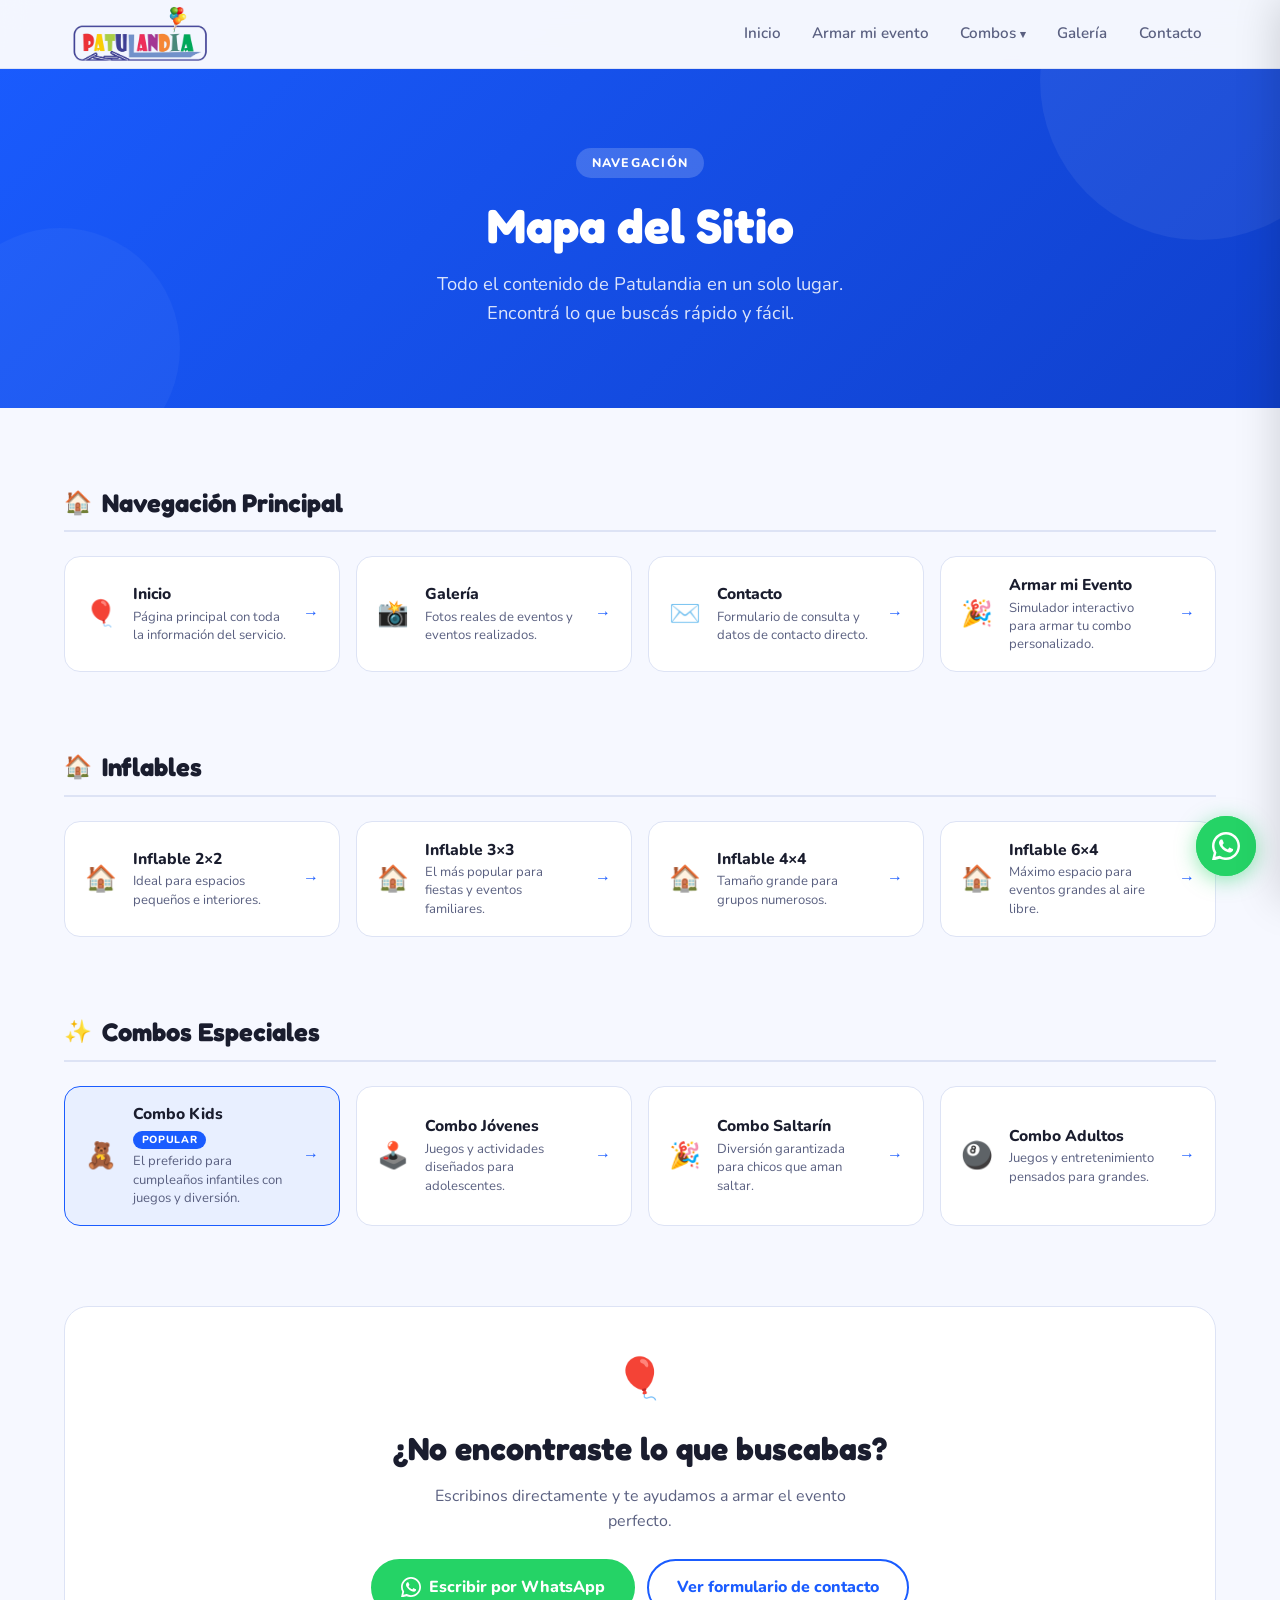
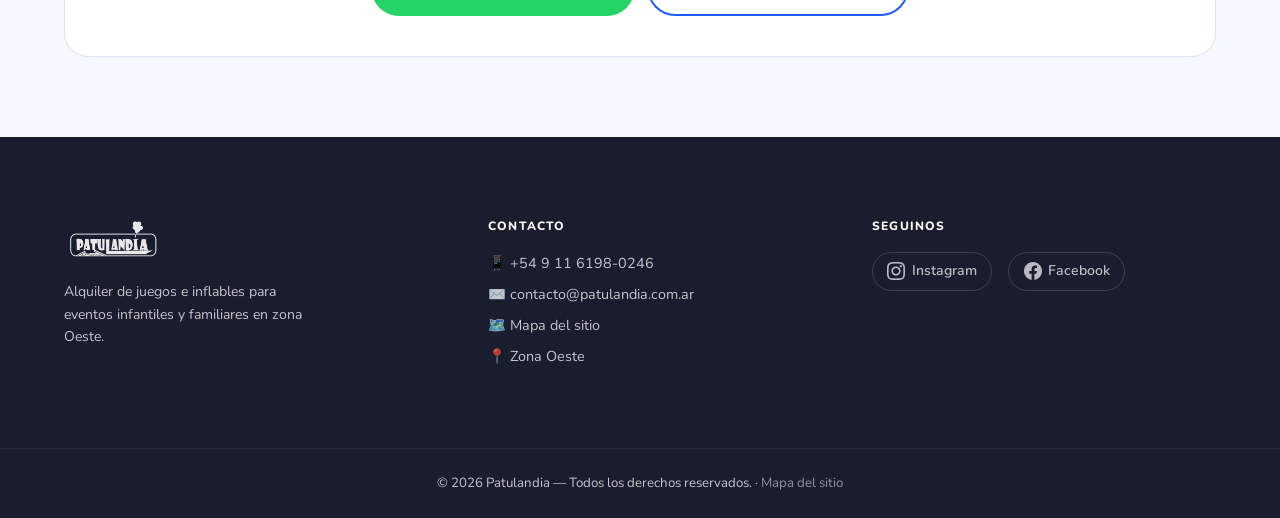
<file: mapa-sitio.html>
<!DOCTYPE html>
<html lang="es">
<head>
  <meta charset="UTF-8" />
  <meta name="viewport" content="width=device-width, initial-scale=1.0" />
  <meta name="description" content="Mapa del sitio de Patulandia — Encontrá fácilmente todas las secciones, combos y páginas disponibles." />
  <title>Mapa del Sitio — Patulandia</title>

  <link rel="preconnect" href="https://fonts.googleapis.com" />
  <link rel="preconnect" href="https://fonts.gstatic.com" crossorigin />
  <link href="https://fonts.googleapis.com/css2?family=Fredoka+One&family=Nunito:wght@400;600;700;800&display=swap" rel="stylesheet" />
  <link rel="stylesheet" href="./css/estilos.css" />
  <link rel="stylesheet" href="./css/clases-nuevas-para-estilos.css">
</head>
<body>

  <!-- ============================================================
       HEADER — reutilizado exactamente igual que el resto del sitio
  ============================================================ -->
  <header class="header" id="header">
    <div class="container header__inner">

      <a href="index.html" class="logo" aria-label="Patulandia — volver al inicio">
        <img
          src="./img/LogoPatulandia_PNG.png"
          alt="Patulandia"
          class="logo__img"
        />
      </a>

      <nav class="nav" aria-label="Menú principal">
        <ul class="nav__list">
          <li><a class="nav__link" href="index.html">Inicio</a></li>
          <li><a class="nav__link" href="armar-evento.html">Armar mi evento</a></li>
          <li class="nav__item--dropdown">
            <a class="nav__link nav__link--has-dropdown" href="#" aria-haspopup="true">Combos</a>
            <div class="nav__dropdown" role="menu">
              <div class="nav__dropdown-group">
                <span class="nav__dropdown-label">🎈 Combos Inflables</span>
                <a class="nav__dropdown-link" href="inflable-2x2.html" role="menuitem"><span class="dd-icon">🏠</span><span class="dd-text">Inflable 2x2</span></a>
                <a class="nav__dropdown-link" href="inflable-3x3.html" role="menuitem"><span class="dd-icon">🏠</span><span class="dd-text">Inflable 3x3</span></a>
                <a class="nav__dropdown-link" href="inflable-4x4.html" role="menuitem"><span class="dd-icon">🏠</span><span class="dd-text">Inflable 4x4</span></a>
                <a class="nav__dropdown-link" href="inflable-6x4.html" role="menuitem"><span class="dd-icon">🏠</span><span class="dd-text">Inflable 6x4</span></a>
              </div>
              <div class="nav__dropdown-divider"></div>
              <div class="nav__dropdown-group">
                <span class="nav__dropdown-label">✨ Combos Especiales</span>
                <a class="nav__dropdown-link" href="combo-kids.html" role="menuitem"><span class="dd-icon">🧸</span><span class="dd-text">Combo Kids</span><span class="dd-badge">Popular</span></a>
                <a class="nav__dropdown-link" href="combo-jovenes.html" role="menuitem"><span class="dd-icon">🕹️</span><span class="dd-text">Combo Jóvenes</span></a>
                <a class="nav__dropdown-link" href="combo-saltarin.html" role="menuitem"><span class="dd-icon">🎉</span><span class="dd-text">Combo Saltarín</span></a>
                <a class="nav__dropdown-link" href="combo-adultos.html" role="menuitem"><span class="dd-icon">🎱</span><span class="dd-text">Combo Adultos</span></a>
              </div>
            </div>
          </li>
          <li><a class="nav__link" href="galeria.html">Galería</a></li>
          <li><a class="nav__link" href="contacto.html">Contacto</a></li>
        </ul>
      </nav>

      <button
        class="hamburger"
        id="hamburger"
        aria-label="Abrir menú"
        aria-expanded="false"
        aria-controls="navMobile"
        type="button"
      >
        <span></span>
        <span></span>
        <span></span>
      </button>
    </div>
  </header>

  <!-- NAV MOBILE — fuera del header -->
  <div class="nav-mobile-overlay" id="navOverlay" aria-hidden="true"></div>

  <nav class="nav-mobile" id="navMobile" aria-hidden="true" aria-label="Menú mobile">
    <div class="nav-mobile__top">
      <a href="index.html"><img src="./img/LogoPatulandia_PNG.png" alt="Patulandia" class="nav-mobile__logo" /></a>
      <button class="nav-mobile__close" id="navClose" aria-label="Cerrar menú" type="button">✕</button>
    </div>
    <ul class="nav-mobile__list">
      <li><a class="nav-mobile__link" href="index.html">Inicio</a></li>
      <li><a class="nav-mobile__link" href="armar-evento.html">Armar mi evento</a></li>
      <li class="nav-mobile__item--parent">
        <a class="nav-mobile__link nav-mobile__link--parent" href="#" aria-expanded="false">
          Combos <span class="nav-mobile__arrow" aria-hidden="true">▾</span>
        </a>
        <div class="nav-mobile__submenu" aria-hidden="true">
          <span class="nav-mobile__submenu-label">🎈 Inflables</span>
          <a class="nav-mobile__submenu-link" href="inflable-2x2.html"><span class="sm-icon">🏠</span> Inflable 2x2</a>
          <a class="nav-mobile__submenu-link" href="inflable-3x3.html"><span class="sm-icon">🏠</span> Inflable 3x3</a>
          <a class="nav-mobile__submenu-link" href="inflable-4x4.html"><span class="sm-icon">🏠</span> Inflable 4x4</a>
          <a class="nav-mobile__submenu-link" href="inflable-6x4.html"><span class="sm-icon">🏠</span> Inflable 6x4</a>
          <div class="nav-mobile__submenu-divider"></div>
          <span class="nav-mobile__submenu-label">✨ Especiales</span>
          <a class="nav-mobile__submenu-link" href="combo-kids.html"><span class="sm-icon">🧸</span> Combo Kids</a>
          <a class="nav-mobile__submenu-link" href="combo-jovenes.html"><span class="sm-icon">🕹️</span> Combo Jóvenes</a>
          <a class="nav-mobile__submenu-link" href="combo-saltarin.html"><span class="sm-icon">🎉</span> Combo Saltarín</a>
          <a class="nav-mobile__submenu-link" href="combo-adultos.html"><span class="sm-icon">🎱</span> Combo Adultos</a>
        </div>
      </li>
      <li><a class="nav-mobile__link" href="galeria.html">Galería</a></li>
      <li><a class="nav-mobile__link" href="contacto.html">Contacto</a></li>
    </ul>
  </nav>


  <!-- ============================================================
       HERO — Mapa del Sitio (mini, sin imagen de fondo)
  ============================================================ -->
  <section class="sitemap-hero" aria-label="Mapa del sitio">
    <div class="container sitemap-hero__inner">
      <span class="section-label">Navegación</span>
      <h1 class="sitemap-hero__title">Mapa del Sitio</h1>
      <p class="sitemap-hero__subtitle">
        Todo el contenido de Patulandia en un solo lugar.<br>
        Encontrá lo que buscás rápido y fácil.
      </p>
    </div>
  </section>


  <!-- ============================================================
       MAPA DEL SITIO — Contenido principal
  ============================================================ -->
  <main class="site-map" id="mapa" aria-label="Mapa del sitio">
    <div class="container">

      <!-- Grupo 1: Navegación principal -->
      <div class="site-map-group reveal">
        <div class="site-map-group__header">
          <span class="site-map-group__icon" aria-hidden="true">🏠</span>
          <h2 class="site-map-group__title">Navegación Principal</h2>
        </div>
        <div class="site-map-grid">

          <a href="index.html" class="site-map-card">
            <span class="site-map-card__icon" aria-hidden="true">🎈</span>
            <div class="site-map-card__body">
              <h3 class="site-map-card__name">Inicio</h3>
              <p class="site-map-card__desc">Página principal con toda la información del servicio.</p>
            </div>
            <span class="site-map-card__arrow" aria-hidden="true">→</span>
          </a>

          <a href="galeria.html" class="site-map-card">
            <span class="site-map-card__icon" aria-hidden="true">📸</span>
            <div class="site-map-card__body">
              <h3 class="site-map-card__name">Galería</h3>
              <p class="site-map-card__desc">Fotos reales de eventos y eventos realizados.</p>
            </div>
            <span class="site-map-card__arrow" aria-hidden="true">→</span>
          </a>

          <a href="contacto.html" class="site-map-card">
            <span class="site-map-card__icon" aria-hidden="true">✉️</span>
            <div class="site-map-card__body">
              <h3 class="site-map-card__name">Contacto</h3>
              <p class="site-map-card__desc">Formulario de consulta y datos de contacto directo.</p>
            </div>
            <span class="site-map-card__arrow" aria-hidden="true">→</span>
          </a>

          <a href="armar-evento.html" class="site-map-card">
            <span class="site-map-card__icon" aria-hidden="true">🎉</span>
            <div class="site-map-card__body">
              <h3 class="site-map-card__name">Armar mi Evento</h3>
              <p class="site-map-card__desc">Simulador interactivo para armar tu combo personalizado.</p>
            </div>
            <span class="site-map-card__arrow" aria-hidden="true">→</span>
          </a>

        </div>
      </div><!-- /Grupo 1 -->


      <!-- Grupo 2: Inflables -->
      <div class="site-map-group reveal reveal--delay-1">
        <div class="site-map-group__header">
          <span class="site-map-group__icon" aria-hidden="true">🏠</span>
          <h2 class="site-map-group__title">Inflables</h2>
        </div>
        <div class="site-map-grid">

          <a href="inflable-2x2.html" class="site-map-card">
            <span class="site-map-card__icon" aria-hidden="true">🏠</span>
            <div class="site-map-card__body">
              <h3 class="site-map-card__name">Inflable 2×2</h3>
              <p class="site-map-card__desc">Ideal para espacios pequeños e interiores.</p>
            </div>
            <span class="site-map-card__arrow" aria-hidden="true">→</span>
          </a>

          <a href="inflable-3x3.html" class="site-map-card">
            <span class="site-map-card__icon" aria-hidden="true">🏠</span>
            <div class="site-map-card__body">
              <h3 class="site-map-card__name">Inflable 3×3</h3>
              <p class="site-map-card__desc">El más popular para fiestas y eventos familiares.</p>
            </div>
            <span class="site-map-card__arrow" aria-hidden="true">→</span>
          </a>

          <a href="inflable-4x4.html" class="site-map-card">
            <span class="site-map-card__icon" aria-hidden="true">🏠</span>
            <div class="site-map-card__body">
              <h3 class="site-map-card__name">Inflable 4×4</h3>
              <p class="site-map-card__desc">Tamaño grande para grupos numerosos.</p>
            </div>
            <span class="site-map-card__arrow" aria-hidden="true">→</span>
          </a>

          <a href="inflable-6x4.html" class="site-map-card">
            <span class="site-map-card__icon" aria-hidden="true">🏠</span>
            <div class="site-map-card__body">
              <h3 class="site-map-card__name">Inflable 6×4</h3>
              <p class="site-map-card__desc">Máximo espacio para eventos grandes al aire libre.</p>
            </div>
            <span class="site-map-card__arrow" aria-hidden="true">→</span>
          </a>

        </div>
      </div><!-- /Grupo 2 -->


      <!-- Grupo 3: Combos Especiales -->
      <div class="site-map-group reveal reveal--delay-2">
        <div class="site-map-group__header">
          <span class="site-map-group__icon" aria-hidden="true">✨</span>
          <h2 class="site-map-group__title">Combos Especiales</h2>
        </div>
        <div class="site-map-grid">

          <a href="combo-kids.html" class="site-map-card site-map-card--featured">
            <span class="site-map-card__icon" aria-hidden="true">🧸</span>
            <div class="site-map-card__body">
              <h3 class="site-map-card__name">
                Combo Kids
                <span class="site-map-badge">Popular</span>
              </h3>
              <p class="site-map-card__desc">El preferido para cumpleaños infantiles con juegos y diversión.</p>
            </div>
            <span class="site-map-card__arrow" aria-hidden="true">→</span>
          </a>

          <a href="combo-jovenes.html" class="site-map-card">
            <span class="site-map-card__icon" aria-hidden="true">🕹️</span>
            <div class="site-map-card__body">
              <h3 class="site-map-card__name">Combo Jóvenes</h3>
              <p class="site-map-card__desc">Juegos y actividades diseñados para adolescentes.</p>
            </div>
            <span class="site-map-card__arrow" aria-hidden="true">→</span>
          </a>

          <a href="combo-saltarin.html" class="site-map-card">
            <span class="site-map-card__icon" aria-hidden="true">🎉</span>
            <div class="site-map-card__body">
              <h3 class="site-map-card__name">Combo Saltarín</h3>
              <p class="site-map-card__desc">Diversión garantizada para chicos que aman saltar.</p>
            </div>
            <span class="site-map-card__arrow" aria-hidden="true">→</span>
          </a>

          <a href="combo-adultos.html" class="site-map-card">
            <span class="site-map-card__icon" aria-hidden="true">🎱</span>
            <div class="site-map-card__body">
              <h3 class="site-map-card__name">Combo Adultos</h3>
              <p class="site-map-card__desc">Juegos y entretenimiento pensados para grandes.</p>
            </div>
            <span class="site-map-card__arrow" aria-hidden="true">→</span>
          </a>

        </div>
      </div><!-- /Grupo 3 -->


      <!-- CTA final — consistente con el resto del sitio -->
      <div class="site-map-cta reveal">
        <span class="site-map-cta__emoji" aria-hidden="true">🎈</span>
        <h2 class="site-map-cta__title">¿No encontraste lo que buscabas?</h2>
        <p class="site-map-cta__text">Escribinos directamente y te ayudamos a armar el evento perfecto.</p>
        <div class="site-map-cta__actions">
          <a
            href="https://wa.me/5491161980246?text=Hola%20Patulandia!%20Quiero%20consultar%20por%20un%20evento"
            class="btn btn--whatsapp"
            target="_blank"
            rel="noopener noreferrer"
          >
            <svg width="20" height="20" viewBox="0 0 24 24" fill="currentColor" aria-hidden="true">
              <path d="M17.472 14.382c-.297-.149-1.758-.867-2.03-.967-.273-.099-.471-.148-.67.15-.197.297-.767.966-.94 1.164-.173.199-.347.223-.644.075-.297-.15-1.255-.463-2.39-1.475-.883-.788-1.48-1.761-1.653-2.059-.173-.297-.018-.458.13-.606.134-.133.298-.347.446-.52.149-.174.198-.298.298-.497.099-.198.05-.371-.025-.52-.075-.149-.669-1.612-.916-2.207-.242-.579-.487-.5-.669-.51-.173-.008-.371-.01-.57-.01-.198 0-.52.074-.792.372-.272.297-1.04 1.016-1.04 2.479 0 1.462 1.065 2.875 1.213 3.074.149.198 2.096 3.2 5.077 4.487.709.306 1.262.489 1.694.625.712.227 1.36.195 1.871.118.571-.085 1.758-.719 2.006-1.413.248-.694.248-1.289.173-1.413-.074-.124-.272-.198-.57-.347z"/>
              <path d="M12 0C5.373 0 0 5.373 0 12c0 2.123.554 4.112 1.523 5.837L.057 23.882a.5.5 0 00.611.611l6.094-1.479A11.94 11.94 0 0012 24c6.627 0 12-5.373 12-12S18.627 0 12 0zm0 21.9a9.87 9.87 0 01-5.032-1.378l-.36-.214-3.73.905.923-3.634-.235-.374A9.869 9.869 0 012.1 12C2.1 6.533 6.533 2.1 12 2.1S21.9 6.533 21.9 12 17.467 21.9 12 21.9z"/>
            </svg>
            Escribir por WhatsApp
          </a>
          <a href="contacto.html" class="btn btn--outline">Ver formulario de contacto</a>
        </div>
      </div><!-- /CTA -->

    </div>
  </main>


  <!-- ============================================================
       FOOTER — reutilizado exactamente igual que el resto del sitio
  ============================================================ -->
  <footer class="footer" id="footer">
    <div class="container footer__inner">

      <div class="footer__brand">
        <a href="index.html" class="footer__logo-link" aria-label="Patulandia — inicio">
          <img src="./img/LogoPatulandia_PNG.png" alt="Patulandia" class="footer__logo-img" />
        </a>
        <p class="footer__tagline">Alquiler de juegos e inflables para eventos infantiles y familiares en zona Oeste.</p>
      </div>

      <div class="footer__contact">
        <h3 class="footer__heading">Contacto</h3>
        <ul class="footer__list">
          <li>
            <a href="https://wa.me/5491161980246?text=Hola%20quiero%20consultar%20por%20un%20evento"
               target="_blank" rel="noopener noreferrer">📱 +54 9 11 6198-0246</a>
          </li>
          <li><a href="mailto:contacto@patulandia.com.ar">✉️ contacto@patulandia.com.ar</a></li>
          <li><a href="mapa-sitio.html">🗺️ Mapa del sitio</a></li>
          <li>📍 Zona Oeste</li>
        </ul>
      </div>

      <div class="footer__social">
        <h3 class="footer__heading">Seguinos</h3>
        <div class="social-links">
          <a href="https://www.instagram.com/patulandia.entretenimientos/" class="social-link" aria-label="Instagram de Patulandia" target="_blank" rel="noopener noreferrer">
            <svg width="18" height="18" viewBox="0 0 24 24" fill="currentColor" aria-hidden="true">
              <path d="M12 2.163c3.204 0 3.584.012 4.85.07 3.252.148 4.771 1.691 4.919 4.919.058 1.265.069 1.645.069 4.849 0 3.205-.012 3.584-.069 4.849-.149 3.225-1.664 4.771-4.919 4.919-1.266.058-1.644.07-4.85.07-3.204 0-3.584-.012-4.849-.07-3.26-.149-4.771-1.699-4.919-4.92-.058-1.265-.07-1.644-.07-4.849 0-3.204.013-3.583.07-4.849.149-3.227 1.664-4.771 4.919-4.919 1.266-.057 1.645-.069 4.849-.069zm0-2.163c-3.259 0-3.667.014-4.947.072-4.358.2-6.78 2.618-6.98 6.98-.059 1.281-.073 1.689-.073 4.948 0 3.259.014 3.668.072 4.948.2 4.358 2.618 6.78 6.98 6.98 1.281.058 1.689.072 4.948.072 3.259 0 3.668-.014 4.948-.072 4.354-.2 6.782-2.618 6.979-6.98.059-1.28.073-1.689.073-4.948 0-3.259-.014-3.667-.072-4.947-.196-4.354-2.617-6.78-6.979-6.98-1.281-.059-1.69-.073-4.949-.073zm0 5.838c-3.403 0-6.162 2.759-6.162 6.162s2.759 6.163 6.162 6.163 6.162-2.759 6.162-6.163c0-3.403-2.759-6.162-6.162-6.162zm0 10.162c-2.209 0-4-1.79-4-4 0-2.209 1.791-4 4-4s4 1.791 4 4c0 2.21-1.791 4-4 4zm6.406-11.845c-.796 0-1.441.645-1.441 1.44s.645 1.44 1.441 1.44c.795 0 1.439-.645 1.439-1.44s-.644-1.44-1.439-1.44z"/>
            </svg>
            Instagram
          </a>
          <a href="https://www.facebook.com/AlquilerdeInflablesPatulandia?locale=es_LA" class="social-link" aria-label="Facebook de Patulandia" target="_blank" rel="noopener noreferrer">
            <svg width="18" height="18" viewBox="0 0 24 24" fill="currentColor" aria-hidden="true">
              <path d="M24 12.073c0-6.627-5.373-12-12-12s-12 5.373-12 12c0 5.99 4.388 10.954 10.125 11.854v-8.385H7.078v-3.47h3.047V9.43c0-3.007 1.792-4.669 4.533-4.669 1.312 0 2.686.235 2.686.235v2.953H15.83c-1.491 0-1.956.925-1.956 1.874v2.25h3.328l-.532 3.47h-2.796v8.385C19.612 23.027 24 18.062 24 12.073z"/>
            </svg>
            Facebook
          </a>
        </div>
      </div>
    </div>

    <div class="footer__bottom">
      <div class="container">
        <!-- Enlace al mapa de sitio — podés replicar esto en todos los footers -->
        <p>© <span id="currentYear"></span> Patulandia — Todos los derechos reservados. · <a href="mapa-sitio.html" style="color:inherit;opacity:.7;">Mapa del sitio</a></p>
      </div>
    </div>
  </footer>


  <!-- Botón flotante WhatsApp -->
  <a
    href="https://wa.me/5491161980246?text=Hola%20Patulandia!%20Quiero%20consultar%20por%20un%20evento"
    class="whatsapp-float"
    target="_blank"
    rel="noopener noreferrer"
    aria-label="Contactar por WhatsApp"
  >
    <svg width="28" height="28" viewBox="0 0 24 24" fill="currentColor" aria-hidden="true">
      <path d="M17.472 14.382c-.297-.149-1.758-.867-2.03-.967-.273-.099-.471-.148-.67.15-.197.297-.767.966-.94 1.164-.173.199-.347.223-.644.075-.297-.15-1.255-.463-2.39-1.475-.883-.788-1.48-1.761-1.653-2.059-.173-.297-.018-.458.13-.606.134-.133.298-.347.446-.52.149-.174.198-.298.298-.497.099-.198.05-.371-.025-.52-.075-.149-.669-1.612-.916-2.207-.242-.579-.487-.5-.669-.51-.173-.008-.371-.01-.57-.01-.198 0-.52.074-.792.372-.272.297-1.04 1.016-1.04 2.479 0 1.462 1.065 2.875 1.213 3.074.149.198 2.096 3.2 5.077 4.487.709.306 1.262.489 1.694.625.712.227 1.36.195 1.871.118.571-.085 1.758-.719 2.006-1.413.248-.694.248-1.289.173-1.413-.074-.124-.272-.198-.57-.347z"/>
      <path d="M12 0C5.373 0 0 5.373 0 12c0 2.123.554 4.112 1.523 5.837L.057 23.882a.5.5 0 00.611.611l6.094-1.479A11.94 11.94 0 0012 24c6.627 0 12-5.373 12-12S18.627 0 12 0zm0 21.9a9.87 9.87 0 01-5.032-1.378l-.36-.214-3.73.905.923-3.634-.235-.374A9.869 9.869 0 012.1 12C2.1 6.533 6.533 2.1 12 2.1S21.9 6.533 21.9 12 17.467 21.9 12 21.9z"/>
    </svg>
    <span class="whatsapp-float__pulse" aria-hidden="true"></span>
  </a>

  <!-- Script existente del sitio — sin cambios -->
  <script src="./js/index.js"></script>

</body>
</html>
</file>
<file: css/estilos.css>
/* ============================================================
   PATULANDIA — ESTILOS UNIFICADOS
   Un solo archivo CSS para todas las páginas del sitio.

   Cubre: index.html, contacto.html, armar-evento.html

   Estructura:
   1.  Variables CSS (design tokens)
   2.  Reset & Base
   3.  Componentes reutilizables (botones, section-header)
   4.  Header (fix mobile correcto)
   5.  Nav Mobile — drawer lateral con overlay
   6.  Hero (index)
   7.  Sección Confianza
   8.  Cómo funciona
   9.  Combos
   10. Testimonios
   11. Formulario de contacto (index — .contact-form / .form-wrapper)
   12. CTA Final
   13. Footer
   14. WhatsApp flotante
   15. Animaciones
   16. --- ARMAR-EVENTO ---
       A. Builder Hero
       B. Breadcrumb
       C. Barra de progreso
       D. Layout de dos columnas
       E. Bloques del formulario
       F. Campos del simulador (field, toggle, qty)
       G. Cards de juegos
       H. Chip de recomendación
       I. Panel de resumen
       J. Botón submit y hints
   17. --- CONTACTO.HTML ---
       A. Hero de contacto
       B. Layout formulario + info
       C. Tarjeta del formulario
       D. Campos del formulario (form__ prefix)
       E. Checkboxes de servicios
       F. Estados de validación
       G. Mensaje de éxito
       H. Columna de información
       I. Tarjetas info / contact-link
       J. Horarios y perks
       K. Mini testimonios
       L. Badges de confianza
       M. FAQ / Acordeón
   18. Media Queries
============================================================ */


/* ============================================================
   1. VARIABLES CSS
============================================================ */
:root {
  /* Paleta principal */
  --color-blue:        #1A5CFF;
  --color-blue-dark:   #1040CC;
  --color-blue-light:  #E8EFFF;
  --color-blue-mid:    #3B82F6;

  /* Acentos festivos */
  --color-red:         #FF3B3B;
  --color-yellow:      #FFD600;
  --color-green:       #00C060;
  --color-orange:      #FF8C00;

  /* Neutros */
  --color-white:       #FFFFFF;
  --color-bg:          #F6F8FF;
  --color-text:        #1A1D2E;
  --color-text-muted:  #5A6080;
  --color-border:      #DDE3F5;
  --color-input-bg:    #FAFBFF;

  /* Especiales */
  --color-whatsapp:    #25D366;
  --color-success:     #00C060;
  --color-error:       #FF3B3B;

  /* Tipografía */
  --font-display: 'Fredoka One', cursive;
  --font-body:    'Nunito', sans-serif;

  /* Espaciado */
  --space-xs:  0.5rem;
  --space-sm:  1rem;
  --space-md:  1.5rem;
  --space-lg:  2.5rem;
  --space-xl:  4rem;
  --space-2xl: 6rem;

  /* Radios */
  --radius-sm:   8px;
  --radius-md:   16px;
  --radius-lg:   24px;
  --radius-full: 9999px;

  /* Sombras */
  --shadow-sm:  0 2px 8px rgba(26,92,255,0.08);
  --shadow-md:  0 8px 32px rgba(26,92,255,0.14);
  --shadow-lg:  0 20px 60px rgba(26,92,255,0.18);

  /* Transiciones */
  --t-fast:   0.15s ease;
  --t-normal: 0.3s ease;
  --t-slow:   0.5s ease;

  /* Layout */
  --max-width:     1200px;
  --header-height: 68px;
  
}
.text-yellow { color: var(--color-yellow); }

/* ============================================================
   2. RESET & BASE
============================================================ */
*, *::before, *::after {
  box-sizing: border-box;
  margin: 0;
  padding: 0;
}

html {
  scroll-behavior: smooth;
  font-size: 16px;
}

body {
  font-family: var(--font-body);
  background: var(--color-bg);
  color: var(--color-text);
  line-height: 1.6;
  overflow-x: hidden;
  -webkit-font-smoothing: antialiased;
}

img { max-width: 100%; display: block; }
a   { text-decoration: none; color: inherit; }
ul  { list-style: none; }

:focus-visible {
  outline: 3px solid var(--color-blue);
  outline-offset: 3px;
  border-radius: var(--radius-sm);
}


/* ============================================================
   3. COMPONENTES REUTILIZABLES
============================================================ */

/* Contenedor centrado */
.container {
  width: 100%;
  max-width: var(--max-width);
  margin: 0 auto;
  padding: 0 var(--space-md);
}

/* --- Botones --- */
.btn {
  display: inline-flex;
  align-items: center;
  justify-content: center;
  gap: 0.5rem;
  padding: 0.85rem 1.75rem;
  border-radius: var(--radius-full);
  font-family: var(--font-body);
  font-weight: 800;
  font-size: 1rem;
  cursor: pointer;
  border: 2px solid transparent;
  transition:
    transform var(--t-fast),
    box-shadow var(--t-fast),
    background-color var(--t-normal),
    color var(--t-normal);
  white-space: nowrap;
  position: relative;
  overflow: hidden;
  text-align: center;
}

.btn:hover  { transform: translateY(-2px); box-shadow: var(--shadow-md); }
.btn:active { transform: translateY(0); }
.btn:disabled {
  opacity: 0.45;
  cursor: not-allowed;
  transform: none !important;
  box-shadow: none !important;
}

/* Azul primario */
.btn--primary {
  background: var(--color-blue-dark);
  color: var(--color-white);
  border-color: var(--color-blue-dark);
}
.btn--primary:hover { background: var(--color-blue-dark); border-color: var(--color-white); }

/* Ghost — transparente con borde blanco (para fondos oscuros) */
.btn--ghost {
  background: var(--color-blue-dark);
  color: var(--color-white);
  /*border-color: var(--color-blue-mid);*/
  
}
.btn--ghost:hover { background: var(--color-white); border-color: var(--color-white); color: var(--color-blue-dark); }

/* Outline — azul sobre fondo claro */
.btn--outline {
  background: transparent;
  color: var(--color-blue);
  border-color: var(--color-blue);
}
.btn--outline:hover {
  background: var(--color-blue); 
  color: var(--color-white);
  border-color: var(--color-blue-dark);
  }

/* Outline blanco (para CTA final sobre fondo oscuro) */
.btn--outline-white {
  background: transparent;
  color: var(--color-white);
  border-color: var(--color-white);
}
.btn--outline-white:hover { 
  background: var(--color-white); 
  color: var(--color-blue-dark); 
  border-color: var(--color-blue-dark); 
}

/* Outline blanco — variante mail/email (rellena al hover) */
.btn--outline-white--mail {
  background: transparent;
  color: var(--color-white);
  border-color: var(--color-white);
}
.btn--outline-white--mail:hover {
  background: var(--color-white);
  color: var(--color-blue-dark);
}
.avatars {
  display: flex;
  align-items: center;
}

.avatars img {
  width: 44px;
  height: 44px;
  object-fit: cover;
  border-radius: 50%;
  border: 3px solid white;
  margin-left: -10px;
  box-shadow: 0 4px 10px rgba(0,0,0,0.12);
  transition: transform 0.3s ease;
}

.avatars img:first-child {
  margin-left: 0;
}

.avatars img:hover {
  transform: translateY(-3px);
}
/* WhatsApp */
.btn--whatsapp {
  background: var(--color-whatsapp);
  color: var(--color-white);
  border-color: var(--color-whatsapp);
}
.btn--whatsapp:hover { 
  background: var(--color-success); 
  border-color: var(--color-white);
}

/* Card (para combos) */
.btn--card {
  background: var(--color-white);
  color: var(--color-blue);
  border-color: var(--color-blue);
  font-size: 0.9rem;
}
.btn--card:hover { background: var(--color-blue); color: var(--color-white); border-color: var(--color-blue); }

/* Tamaños */
.btn--large { padding: 1rem 2rem; font-size: 1.05rem; }
.btn--full  { width: 100%; justify-content: center; }
.btn--full-mobile { width: 100%; }

/* --- Cabecera de sección --- */
.section-header {
  text-align: center;
  margin-bottom: var(--space-lg);
}

.section-label {
  display: inline-block;
  font-size: 0.78rem;
  font-weight: 800;
  text-transform: uppercase;
  letter-spacing: 0.1em;
  color: var(--color-blue);
  background: var(--color-blue-light);
  padding: 0.3rem 1rem;
  border-radius: var(--radius-full);
  margin-bottom: 0.75rem;
}

.section-title {
  font-family: var(--font-display);
  font-size: clamp(1.8rem, 4vw, 2.6rem);
  color: var(--color-text);
  line-height: 1.2;
  margin-bottom: 0.5rem;
}

.section-subtitle {
  font-size: 1.05rem;
  color: var(--color-text-muted);
  max-width: 520px;
  margin: 0 auto;
}


/* ============================================================
   4. HEADER
   El header NO tiene display:flex propio — el flex va solo
   en .header__inner. El nav-mobile vive fuera del header
   como un drawer independiente (ver sección 5).
============================================================ */
.header {
  position: fixed;
  top: 0;
  left: 0;
  right: 0;
  z-index: 1000;
  background: rgba(255,255,255,0.95);
  backdrop-filter: blur(12px);
  -webkit-backdrop-filter: blur(12px);
  border-bottom: 1px solid var(--color-border);
  transition: box-shadow var(--t-normal);
}

.header.scrolled { box-shadow: var(--shadow-md); }

.header__inner {
  display: flex;
  align-items: center;
  justify-content: space-between;
  height: var(--header-height);
}

/* Logo */
.logo {
  display: flex;
  align-items: center;
  flex-shrink: 0;
  gap: 0.4rem;
  font-family: var(--font-display);
  font-size: 1.5rem;
  color: var(--color-blue);
}


.logo__img {
  height: 68px;
  width: auto;
  object-fit: contain;
  display: block;
}

.logo__img:hover {
  width: auto;
  height: 75px;
}

/* Ícono/texto del logo cuando no hay imagen */
.logo__icon { font-size: 1.5rem; }
.logo__text { font-family: var(--font-display); }

/* Nav desktop */
.nav { display: none; }

.nav__list {
  display: flex;
  align-items: center;
  gap: 0.15rem;
}

.nav__link {
  padding: 0.45rem 0.9rem;
  border-radius: var(--radius-full);
  font-weight: 600;
  font-size: 0.95rem;
  color: var(--color-text-muted);
  transition: color var(--t-fast), background var(--t-fast);
}

.nav__link:hover { color: var(--color-blue); background: var(--color-blue-light); }

.nav__link--cta {
  background: var(--color-blue);
  color: var(--color-white) !important;
  padding: 0.45rem 1.1rem;
}
.nav__link--cta:hover { background: var(--color-blue-dark); }

/* Link activo — página actual */
.nav__link--active,
.nav__link--active-page {
  color: var(--color-blue) !important;
  background: var(--color-blue-light);
  font-weight: 800;
}




/* Hamburguesa */
.hamburger {
  display: flex;
  flex-direction: column;
  gap: 5px;
  background: none;
  border: none;
  cursor: pointer;
  padding: 8px;
  border-radius: var(--radius-sm);
  transition: background var(--t-fast);
  flex-shrink: 0;
}

.hamburger:hover { background: var(--color-blue-light); }

.hamburger span {
  display: block;
  width: 24px;
  height: 2px;
  background: var(--color-text);
  border-radius: 2px;
  transition: transform var(--t-normal), opacity var(--t-normal);
}

/* Animación hamburguesa → X */
.hamburger.is-open span:nth-child(1) { transform: translateY(7px) rotate(45deg); }
.hamburger.is-open span:nth-child(2) { opacity: 0; transform: scaleX(0); }
.hamburger.is-open span:nth-child(3) { transform: translateY(-7px) rotate(-45deg); }

/* Soporte para clase "open" (script antiguo) */
.hamburger.open span:nth-child(1) { transform: translateY(7px) rotate(45deg); }
.hamburger.open span:nth-child(2) { opacity: 0; }
.hamburger.open span:nth-child(3) { transform: translateY(-7px) rotate(-45deg); }


/* ============================================================
   5. NAV MOBILE — Drawer lateral con overlay
   Elemento independiente del header (position:fixed propio).
   Compatible con la implementación de index.html (drawer)
   y con contacto/armar-evento que usan max-height toggle.
============================================================ */

/* --- Overlay oscuro de fondo (index.html) --- */
.nav-mobile-overlay {
  position: fixed;
  inset: 0;
  z-index: 1010;
  background: rgba(0,0,0,0.5);
  opacity: 0;
  pointer-events: none;
  transition: opacity var(--t-normal);
}

.nav-mobile-overlay.is-visible {
  opacity: 1;
  pointer-events: all;
}

/* --- Panel drawer (index.html) --- */
.nav-mobile {
  position: fixed;
  top: 0;
  right: 0;
  bottom: 0;
  z-index: 1020;
  width: min(320px, 88vw);
  background: var(--color-white);
  display: flex;
  flex-direction: column;
  box-shadow: -4px 0 40px rgba(0,0,0,0.15);
  transform: translateX(100%);
  transition: transform var(--t-slow);
  overflow-y: auto;
}

.nav-mobile.is-open {
  transform: translateX(0);
}

/* Header del panel drawer */
.nav-mobile__top {
  display: flex;
  align-items: center;
  justify-content: space-between;
  padding: 1rem var(--space-md);
  border-bottom: 1px solid var(--color-border);
  min-height: var(--header-height);
}

.nav-mobile__logo {
  height: 40px;
  width: auto;
  object-fit: contain;
}

.nav-mobile__close {
  background: var(--color-bg);
  border: none;
  width: 36px;
  height: 36px;
  border-radius: 50%;
  cursor: pointer;
  font-size: 1rem;
  display: flex;
  align-items: center;
  justify-content: center;
  color: var(--color-text-muted);
  transition: all var(--t-fast);
}

.nav-mobile__close:hover { background: var(--color-blue-light); color: var(--color-blue); }

/* Links del menú mobile */
.nav-mobile__list {
  padding: var(--space-md);
  display: flex;
  flex-direction: column;
  gap: 0.35rem;
  flex: 1;
}

.nav-mobile__link {
  display: block;
  padding: 0.85rem var(--space-sm);
  border-radius: var(--radius-md);
  font-weight: 700;
  font-size: 1.05rem;
  color: var(--color-text);
  transition: background var(--t-fast), color var(--t-fast);
}

/*.nav-mobile__link:hover { background: var(--color-blue-light); color: var(--color-blue); }*/

.nav-mobile__link--cta {
  background: var(--color-blue);
  color: var(--color-white) !important;
  text-align: center;
  margin-top: var(--space-sm);
  border-radius: var(--radius-full);
}
.nav-mobile__link--cta:hover { background: var(--color-blue-dark); }

.nav-mobile__link--active {
  color: var(--color-blue);
  background: var(--color-blue-light);
  font-weight: 800;
}

/* --- Fallback: menú dentro del header (toggle max-height) --- */
/* Para páginas que usen el nav-mobile dentro del <header> */
.header .nav-mobile {
  position: static;
  transform: none;
  width: 100%;
  box-shadow: none;
  border-top: 1px solid var(--color-border);
  overflow: hidden;
  max-height: 0;
  display: block;
  transition: max-height var(--t-slow);
  border-radius: 0;
  background: var(--color-white);
}

.header .nav-mobile.open,
.header .nav-mobile.is-open {
  max-height: 400px;
  transform: none;
}

.header .nav-mobile .nav-mobile__list {
  padding: var(--space-sm) var(--space-md) var(--space-md);
  gap: var(--space-xs);
}

.header .nav-mobile .nav-mobile__link {
  border-radius: var(--radius-sm);
  font-size: 1rem;
  padding: 0.75rem 1rem;
}

.header .nav-mobile .nav-mobile__top { display: none; }


/* ============================================================
   6. HERO (index.html)
============================================================ */
.hero {
  position: relative;
  min-height: 100svh;
  background: linear-gradient(145deg, #0D3BA8 0%, #1A5CFF 40%, var(--color-blue-mid) 70%, #60A5FA 100%);
  display: flex;
  align-items: center;
  padding-top: var(--header-height);
  overflow: hidden;
}

/* Globos decorativos */
.hero__balloons {
  position: absolute;
  inset: 0;
  pointer-events: none;
  z-index: 0;
}

.balloon {
  position: absolute;
  border-radius: 50%;
  opacity: 0.18;
  animation: floatBalloon 6s ease-in-out infinite;
}

.balloon--red    { width: 80px;  height: 90px;  background: var(--color-red);    top: 15%; left: 8%;   animation-delay: 0s;   animation-duration: 7s; }
.balloon--yellow { width: 60px;  height: 68px;  background: var(--color-yellow); top: 25%; right: 10%; animation-delay: 1.5s; animation-duration: 6s; }
.balloon--green  { width: 100px; height: 114px; background: var(--color-green);  top: 60%; left: 5%;   animation-delay: 0.8s; animation-duration: 8s; }
.balloon--blue   { width: 50px;  height: 57px;  background: #93C5FD;             top: 10%; right: 25%; animation-delay: 2s;   animation-duration: 5.5s; }
.balloon.b2      { width: 70px;  height: 80px;  top: 70%; right: 8%;             animation-delay: 3s;   animation-duration: 7.5s; }
.balloon.b3      { width: 45px;  height: 52px;  top: 40%; right: 5%;             animation-delay: 1s;   animation-duration: 6.5s; }

.hero__content {
  position: relative;
  z-index: 1;
  padding-top: var(--space-xl);
  padding-bottom: calc(var(--space-xl) + 60px);
}

.hero__badge {
  display: inline-flex;
  align-items: center;
  gap: 0.4rem;
  background: rgba(255,255,255,0.18);
  backdrop-filter: blur(8px);
  color: var(--color-white);
  font-weight: 700;
  font-size: 0.82rem;
  padding: 0.4rem 1rem;
  border-radius: var(--radius-full);
  border: 1px solid rgba(255,255,255,0.3);
  margin-bottom: var(--space-md);
}

.hero__title {
  font-family: var(--font-display);
  font-size: clamp(2.2rem, 7vw, 4.5rem);
  color: var(--color-white);
  line-height: 1.1;
  margin-bottom: var(--space-md);
  max-width: 700px;
}

.hero__title em {
  font-style: normal;
  color: var(--color-yellow);
}

.hero__subtitle {
  font-size: clamp(1rem, 2.5vw, 1.2rem);
  color: rgba(255,255,255,0.88);
  margin-bottom: var(--space-lg);
  max-width: 520px;
  line-height: 1.7;
}

.hero__actions {
  display: flex;
  flex-wrap: wrap;
  gap: var(--space-sm);
  margin-bottom: var(--space-lg);
}

.hero__social-proof {
  display: flex;
  align-items: center;
  gap: 0.75rem;
  color: rgba(255,255,255,0.85);
  font-size: 0.9rem;
}

.hero__social-proof strong { color: var(--color-yellow); }

.avatars { display: flex; }

.avatars img {
  width: 36px;
  height: 36px;
  border-radius: 50%;
  border: 2px solid rgba(255,255,255,0.6);
  margin-left: -8px;
  object-fit: cover;
}

.avatars img:first-child { margin-left: 0; }

.hero__wave {
  position: absolute;
  bottom: 0;
  left: 0;
  right: 0;
  height: 80px;
  z-index: 1;
}

.hero__wave svg { width: 100%; height: 100%; }


/* ============================================================
   7. CONFIANZA
============================================================ */
.trust {
  padding: var(--space-xl) 0;
  background: var(--color-white);
}

.trust__grid {
  display: flex;
  flex-wrap: wrap;
  gap: var(--space-md);
}

.trust-card {
  flex: 1 1 calc(50% - var(--space-md));
  min-width: 220px;
  background: var(--color-bg);
  border-radius: var(--radius-lg);
  padding: var(--space-lg) var(--space-md);
  text-align: center;
  border: 1px solid var(--color-border);
  transition: transform var(--t-normal), box-shadow var(--t-normal);
}

.trust-card:hover { transform: translateY(-4px); box-shadow: var(--shadow-md); }

.trust-card__icon { font-size: 2.8rem; margin-bottom: var(--space-sm); line-height: 1; }

.trust-card__title {
  font-family: var(--font-display);
  font-size: 1.2rem;
  color: var(--color-text);
  margin-bottom: var(--space-xs);
}

.trust-card__text { color: var(--color-text-muted); font-size: 0.93rem; line-height: 1.7; }


/* ============================================================
   8. CÓMO FUNCIONA
============================================================ */
.how {
  padding: var(--space-xl) 0;
  background: var(--color-bg);
}

.how__steps {
  display: flex;
  flex-direction: column;
  gap: var(--space-md);
  margin-bottom: var(--space-lg);
}

.step {
  display: flex;
  align-items: flex-start;
  gap: var(--space-md);
  background: var(--color-white);
  border-radius: var(--radius-lg);
  padding: var(--space-md);
  border: 1px solid var(--color-border);
  position: relative;
}

.step__number {
  width: 52px;
  height: 52px;
  min-width: 52px;
  background: var(--color-blue);
  color: var(--color-white);
  border-radius: 50%;
  display: flex;
  align-items: center;
  justify-content: center;
  font-family: var(--font-display);
  font-size: 1.5rem;
  flex-shrink: 0;
}

.step__title { font-family: var(--font-display); font-size: 1.15rem; margin-bottom: 0.35rem; color: var(--color-text); }
.step__text  { color: var(--color-text-muted); font-size: 0.93rem; line-height: 1.6; }
.step__arrow { display: none; font-size: 1.5rem; color: var(--color-blue); font-weight: 700; }

.how__cta { text-align: center; }


/* ============================================================
   9. COMBOS
============================================================ */
.combos {
  padding: var(--space-xl) 0;
  background: var(--color-white);
}

.combos__grid {
  display: flex;
  flex-wrap: wrap;
  gap: var(--space-md);
  margin-bottom: var(--space-md);
}

.combo-card {
  flex: 1 1 280px;
  position: relative;
  background: var(--color-bg);
  border-radius: var(--radius-lg);
  padding: var(--space-lg) var(--space-md);
  border: 2px solid var(--color-border);
  display: flex;
  flex-direction: column;
  gap: var(--space-sm);
  transition: transform var(--t-normal), box-shadow var(--t-normal), border-color var(--t-normal);
}

.combo-card:hover { transform: translateY(-6px); box-shadow: var(--shadow-lg); border-color: var(--color-blue); }


.combo-card--featured .combo-card__desc,
.combo-card--featured .combo-card__list li { color: rgba(255,255,255,0.88); }

.combo-card__badge {
  display: inline-block;
  font-size: 0.72rem;
  font-weight: 800;
  text-transform: uppercase;
  letter-spacing: 0.08em;
  background: var(--color-blue-light);
  color: var(--color-blue);
  padding: 0.28rem 0.85rem;
  border-radius: var(--radius-full);
  align-self: flex-start;
}



.combo-card--featured .combo-card__badge,
.combo-card__badge--featured { background: var(--color-yellow); color: var(--color-text); }

.combo-card__emoji { font-size: 2.5rem; line-height: 1; }

/* Imagen del combo */
.combo-card__img {
  width: 200px;
  height: 220px;
  margin: 0 auto;
  display: flex;
  justify-content: center;
  align-items: center;
  overflow: hidden;
  border-radius: var(--radius-sm);
  box-shadow: 0 4px 10px rgba(0,0,0,0.1);
}

.combo-card__img img {
  width: 100%;
  height: 100%;
  object-fit: cover;
}

.combo-card__title {
  font-family: var(--font-display);
  font-size: 1.5rem;
  color: var(--color-text);
}

.combo-card--featured .combo-card__title { color: var(--color-white); }

.combo-card__desc { color: var(--color-text-muted); font-size: 0.93rem; line-height: 1.6; }

.combo-card__list { display: flex; flex-direction: column; gap: 0.35rem; flex: 1; }

.combo-card__list li { font-size: 0.88rem; font-weight: 600; color: var(--color-text); }

.combos__note { text-align: center; color: var(--color-text-muted); font-size: 0.93rem; }

.combos__note a { color: var(--color-blue); font-weight: 700; text-decoration: underline; }
.combos__note a:hover { color: var(--color-blue-dark); }

.sin-combo:hover { color: var(--color-blue-dark); }

.combo-card--max {
  background: linear-gradient(145deg, var(--color-blue), var(--color-blue-dark));
  border-color: var(--color-blue);
  color: var(--color-white);
}



/* ============================================================
   10. TESTIMONIOS
============================================================ */
.testimonios {
  padding: var(--space-xl) 0;
  background: var(--color-bg);
}

.testimonios__grid {
  display: flex;
  flex-wrap: wrap;
  gap: var(--space-md);
}

.testimonio {
  flex: 1 1 280px;
  background: var(--color-white);
  border-radius: var(--radius-lg);
  padding: var(--space-lg) var(--space-md);
  border: 1px solid var(--color-border);
  transition: transform var(--t-normal), box-shadow var(--t-normal);
}

.testimonio:hover { transform: translateY(-4px); box-shadow: var(--shadow-md); }

.testimonio__text {
  font-size: 0.97rem;
  color: var(--color-text);
  line-height: 1.7;
  font-style: italic;
  margin-bottom: var(--space-md);
  position: relative;
}

.testimonio__text::before {
  content: '"';
  font-family: var(--font-display);
  font-size: 4rem;
  color: var(--color-blue-light);
  position: absolute;
  top: -1.5rem;
  left: -0.5rem;
  line-height: 1;
  z-index: 0;
}

.testimonio__footer { display: flex; align-items: center; gap: 0.75rem; margin-bottom: 0.5rem; }

.testimonio__avatar {
  width: 48px;
  height: 48px;
  border-radius: 50%;
  object-fit: cover;
  border: 2px solid var(--color-blue-light);
  flex-shrink: 0;
}

.testimonio__name   { display: block; font-weight: 800; font-style: normal; color: var(--color-text); font-size: 0.93rem; }
.testimonio__detail { font-size: 0.78rem; color: var(--color-text-muted); }
.testimonio__stars  { color: var(--color-yellow); font-size: 1rem; letter-spacing: 2px; }


/* ============================================================
   11. FORMULARIO DE CONTACTO (index.html)
   Clases con prefijo form- sin doble guion bajo
============================================================ */
.formulario-section {
  padding: var(--space-xl) 0;
  background: var(--color-white);
}

.form-wrapper {
  max-width: 780px;
  margin: 0 auto;
  background: var(--color-bg);
  border-radius: var(--radius-lg);
  padding: var(--space-lg);
  border: 1px solid var(--color-border);
  box-shadow: var(--shadow-sm);
}

.contact-form {
  display: flex;
  flex-direction: column;
  gap: var(--space-md);
}

.form-row {
  display: flex;
  flex-direction: column;
  gap: var(--space-md);
}

.form-group {
  display: flex;
  flex-direction: column;
  gap: 0.4rem;
  flex: 1;
}

.form-label {
  font-weight: 700;
  font-size: 0.9rem;
  color: var(--color-text);
}

.form-required { color: var(--color-red); margin-left: 2px; }

.form-input {
  padding: 0.8rem 1rem;
  border-radius: var(--radius-md);
  border: 2px solid var(--color-border);
  font-family: var(--font-body);
  font-size: 0.97rem;
  color: var(--color-text);
  background: var(--color-input-bg);
  transition: border-color var(--t-fast), box-shadow var(--t-fast);
  width: 100%;
  appearance: none;
  -webkit-appearance: none;
}

.form-input:focus {
  border-color: var(--color-blue);
  box-shadow: 0 0 0 3px rgba(26,92,255,0.12);
  outline: none;
}

.form-input.has-error { border-color: var(--color-error); box-shadow: 0 0 0 3px rgba(255,59,59,0.12); }
.form-input.is-valid  { border-color: var(--color-success); }

.form-select-wrapper { position: relative; width: 100%; }
.form-select { cursor: pointer; padding-right: 2.5rem; }

.form-select-arrow {
  position: absolute;
  right: 1rem;
  top: 50%;
  transform: translateY(-50%);
  color: var(--color-text-muted);
  pointer-events: none;
  font-size: 1rem;
}

.form-textarea { resize: vertical; min-height: 90px; line-height: 1.6; }

.form-char-count { font-size: 0.75rem; color: var(--color-text-muted); text-align: right; }

.form-error { font-size: 0.8rem; color: var(--color-error); font-weight: 600; min-height: 1em; }

.form-group--check { flex-direction: column; gap: 0.4rem; }

.form-check-label { display: flex; align-items: flex-start; gap: 0.6rem; cursor: pointer; }

.form-check-input {
  width: 18px;
  height: 18px;
  min-width: 18px;
  border-radius: 4px;
  border: 2px solid var(--color-border);
  cursor: pointer;
  margin-top: 1px;
  accent-color: var(--color-blue);
}

.form-check-text { font-size: 0.88rem; color: var(--color-text-muted); line-height: 1.5; }

.form-submit-area { display: flex; flex-direction: column; align-items: flex-start; gap: 0.5rem; }

.form-note { font-size: 0.8rem; color: var(--color-text-muted); }

.form-success {
  text-align: center;
  padding: var(--space-xl) var(--space-md);
  display: flex;
  flex-direction: column;
  align-items: center;
  gap: var(--space-sm);
  animation: fadeInUp 0.5s ease;
}

.form-success__icon { font-size: 4rem; animation: floatBalloon 3s ease-in-out infinite; }

.form-success__title {
  font-family: var(--font-display);
  font-size: 2rem;
  color: var(--color-blue);
}

.form-success__text {
  color: var(--color-text-muted);
  font-size: 1rem;
  line-height: 1.6;
  max-width: 400px;
}


/* ============================================================
   12. CTA FINAL
============================================================ */
.cta-final {
  padding: var(--space-xl) 0;
  background: linear-gradient(145deg, #0D3BA8 0%, var(--color-blue) 60%, var(--color-blue-mid) 100%);
  position: relative;
  overflow: hidden;
}

.cta-final::before, .cta-final::after {
  content: '';
  position: absolute;
  border-radius: 50%;
  opacity: 0.08;
  background: var(--color-white);
}

.cta-final::before { width: 400px; height: 400px; top: -100px; right: -100px; }
.cta-final::after  { width: 300px; height: 300px; bottom: -80px; left: -80px; }

.cta-final__inner { position: relative; z-index: 1; }

.cta-final__content { text-align: center; max-width: 680px; margin: 0 auto; }

.cta-final__emoji {
  font-size: 3rem;
  display: block;
  margin-bottom: var(--space-sm);
  animation: floatBalloon 4s ease-in-out infinite;
}

.cta-final__title {
  font-family: var(--font-display);
  font-size: clamp(1.8rem, 5vw, 3rem);
  color: var(--color-white);
  line-height: 1.2;
  margin-bottom: var(--space-sm);
}

.cta-final__subtitle {
  color: rgba(255,255,255,0.85);
  font-size: 1.05rem;
  line-height: 1.7;
  margin-bottom: var(--space-lg);
}

.cta-final__actions {
  display: flex;
  flex-wrap: wrap;
  gap: var(--space-sm);
  justify-content: center;
  margin-bottom: var(--space-lg);
}

.cta-final__trust {
  display: flex;
  flex-wrap: wrap;
  gap: 0.5rem var(--space-md);
  justify-content: center;
}

.cta-final__trust li { font-size: 0.83rem; color: rgba(255,255,255,0.8); font-weight: 600; }


/* ============================================================
   13. FOOTER
============================================================ */
.footer {
  background: var(--color-text);
  color: rgba(255,255,255,0.75);
}

.footer__inner {
  display: flex;
  flex-wrap: wrap;
  gap: var(--space-lg);
  padding-top: var(--space-xl);
  padding-bottom: var(--space-xl);
}

.footer__logo-link { display: inline-block; margin-bottom: 0.75rem; }

.footer__logo-img {
  height: 44px;
  width: auto;
  object-fit: contain;
  filter: brightness(0) invert(1);
  opacity: 0.9;
}

.footer__logo-img:hover { opacity: 2; }

/* Logo en footer cuando es solo texto */
.logo--footer {
  color: var(--color-white);
  margin-bottom: 0.75rem;
  font-size: 30px;
  display: inline-block;
}

.logo--footer:hover { color: rgba(255,255,255,0.75); }

.logo__text_center { display: block; text-align: center; }

.footer__brand  { flex: 1 1 200px; }
.footer__contact,
.footer__social { flex: 1 1 160px; }

.footer__tagline { font-size: 0.88rem; line-height: 1.6; max-width: 260px; }

.footer__heading {
  font-size: 0.75rem;
  text-transform: uppercase;
  letter-spacing: 0.1em;
  color: var(--color-white);
  font-weight: 800;
  margin-bottom: var(--space-sm);
}

.footer__list { display: flex; flex-direction: column; gap: 0.5rem; font-size: 0.9rem; }
.footer__list a { transition: color var(--t-fast); }
.footer__list a:hover { color: var(--color-white); }

.social-links { display: flex; flex-wrap: wrap; gap: var(--space-sm); }

.social-link {
  display: flex;
  align-items: center;
  gap: 0.4rem;
  font-size: 0.88rem;
  font-weight: 600;
  color: rgba(255,255,255,0.7);
  padding: 0.45rem 0.9rem;
  border-radius: var(--radius-full);
  border: 1px solid rgba(255,255,255,0.15);
  transition: all var(--t-fast);
}

.social-link:hover { color: var(--color-white); border-color: rgba(255,255,255,0.4); background: rgba(255,255,255,0.08); }

.footer__bottom {
  border-top: 1px solid rgba(255,255,255,0.08);
  padding: var(--space-md) 0;
  font-size: 0.83rem;
  text-align: center;
}


/* ============================================================
   14. WHATSAPP FLOTANTE
============================================================ */
.whatsapp-float {
  position: fixed;
  bottom: 1.5rem;
  right: 1.5rem;
  z-index: 999;
  width: 60px;
  height: 60px;
  background: var(--color-whatsapp);
  border-radius: 50%;
  display: flex;
  align-items: center;
  justify-content: center;
  color: var(--color-white);
  box-shadow: 0 4px 20px rgba(37,211,102,0.5);
  transition: transform var(--t-fast), box-shadow var(--t-fast);
}

.whatsapp-float:hover { transform: scale(1.1); box-shadow: 0 6px 28px rgba(37,211,102,0.65); }

.whatsapp-float__pulse {
  position: absolute;
  width: 100%;
  height: 100%;
  border-radius: 50%;
  background: var(--color-whatsapp);
  animation: pulse 2s ease-out infinite;
  z-index: -1;
}


/* ============================================================
   15. ANIMACIONES
============================================================ */
@keyframes floatBalloon {
  0%, 100% { transform: translateY(0); }
  50%       { transform: translateY(-18px); }
}

@keyframes pulse {
  0%   { transform: scale(1);   opacity: 0.6; }
  100% { transform: scale(1.8); opacity: 0; }
}

@keyframes slideInRight {
  from { transform: translateX(100%); }
  to   { transform: translateX(0); }
}

@keyframes fadeInUp {
  from { opacity: 0; transform: translateY(20px); }
  to   { opacity: 1; transform: translateY(0); }
}

@keyframes bounceIn {
  0%   { transform: scale(0.5); opacity: 0; }
  70%  { transform: scale(1.1); }
  100% { transform: scale(1);   opacity: 1; }
}

@keyframes fadeInItem {
  from { opacity: 0; transform: translateX(8px); }
  to   { opacity: 1; transform: translateX(0); }
}

/* Reveal al scroll */
.reveal {
  opacity: 0;
  transform: translateY(28px);
  transition: opacity 0.6s ease, transform 0.6s ease;
}

.reveal.visible {
  opacity: 1;
  transform: translateY(0);
}

.reveal--delay-1 { transition-delay: 0.1s; }
.reveal--delay-2 { transition-delay: 0.2s; }
.reveal--delay-3 { transition-delay: 0.3s; }
.reveal--delay-4 { transition-delay: 0.4s; }


/* ============================================================
   16. ARMAR-EVENTO.HTML
============================================================ */

/* A. Hero del simulador (compacto, no full-height) */
.builder-hero {
  background: linear-gradient(145deg, #0D3BA8 0%, #1A5CFF 55%, #3B82F6 100%);
  padding-top: calc(var(--header-height) + var(--space-lg));
  padding-bottom: var(--space-lg);
  overflow: hidden;
}

.builder-hero__inner {
  display: flex;
  flex-direction: column;
  gap: var(--space-md);
}

.builder-hero__text { max-width: 600px; }

.builder-hero__title {
  font-family: var(--font-display);
  font-size: clamp(2rem, 5vw, 3.2rem);
  color: var(--color-white);
  line-height: 1.1;
  margin-bottom: 0.5rem;
}

.builder-hero__title em { font-style: normal; color: var(--color-yellow); }

.builder-hero__subtitle {
  font-size: 1.05rem;
  color: rgba(255,255,255,0.85);
  line-height: 1.6;
}

/* B. Breadcrumb */
.breadcrumb {
  display: flex;
  align-items: center;
  gap: 0.4rem;
  font-size: 0.82rem;
  color: rgba(255,255,255,0.6);
}

.breadcrumb a { color: rgba(255,255,255,0.75); transition: color var(--t-fast); }
.breadcrumb a:hover { color: var(--color-white); }
.breadcrumb span[aria-current] { color: var(--color-white); font-weight: 700; }

/* C. Barra de progreso (3 pasos) */
.progress-bar {
  display: flex;
  align-items: center;
  gap: 0;
  max-width: 360px;
}

.progress-bar__step {
  display: flex;
  flex-direction: column;
  align-items: center;
  gap: 0.3rem;
  flex-shrink: 0;
}

.progress-bar__dot {
  width: 32px;
  height: 32px;
  border-radius: 50%;
  background: rgba(255,255,255,0.2);
  border: 2px solid rgba(255,255,255,0.4);
  color: rgba(255,255,255,0.7);
  font-weight: 800;
  font-size: 0.85rem;
  display: flex;
  align-items: center;
  justify-content: center;
  transition: all var(--t-normal);
}

.progress-bar__step--active .progress-bar__dot { background: var(--color-yellow); border-color: var(--color-yellow); color: var(--color-text); }
.progress-bar__step--done .progress-bar__dot   { background: var(--color-green);  border-color: var(--color-green);  color: var(--color-white); }

.progress-bar__label {
  font-size: 0.72rem;
  font-weight: 700;
  color: rgba(255,255,255,0.6);
  white-space: nowrap;
}

.progress-bar__step--active .progress-bar__label { color: var(--color-white); }

.progress-bar__line {
  flex: 1;
  height: 2px;
  background: rgba(255,255,255,0.25);
  margin: 0 0.5rem;
  margin-bottom: 1.2rem;
}

/* D. Layout de dos columnas */
.builder-main { padding: var(--space-lg) 0 var(--space-xl); }

.builder-layout {
  display: flex;
  flex-direction: column;
  gap: var(--space-lg);
  align-items: flex-start;
}

.builder-form {
  width: 100%;
  display: flex;
  flex-direction: column;
  gap: var(--space-md);
}

.summary-panel {
  width: 100%;
  order: 2;
}

/* E. Bloques del formulario (pasos del simulador) */
.form-block {
  background: var(--color-white);
  border-radius: var(--radius-lg);
  border: 1px solid var(--color-border);
  overflow: hidden;
  box-shadow: var(--shadow-sm);
}

.form-block__header {
  display: flex;
  align-items: flex-start;
  gap: var(--space-sm);
  padding: var(--space-md);
  border-bottom: 1px solid var(--color-border);
  background: var(--color-bg);
}

.form-block__number {
  width: 36px;
  height: 36px;
  min-width: 36px;
  border-radius: 50%;
  background: var(--color-blue);
  color: var(--color-white);
  font-family: var(--font-display);
  font-size: 1.1rem;
  display: flex;
  align-items: center;
  justify-content: center;
  margin-top: 2px;
}

.form-block__title { font-family: var(--font-display); font-size: 1.25rem; color: var(--color-text); margin-bottom: 0.15rem; }
.form-block__subtitle { font-size: 0.875rem; color: var(--color-text-muted); }

.form-block__body {
  padding: var(--space-md);
  display: flex;
  flex-direction: column;
  gap: var(--space-md);
}

/* F. Campos del simulador (field__) */
.field { display: flex; flex-direction: column; gap: 0.5rem; }

.field__label { font-weight: 700; font-size: 0.95rem; color: var(--color-text); }

.field__input {
  padding: 0.75rem 1rem;
  border-radius: var(--radius-md);
  border: 2px solid var(--color-border);
  font-family: var(--font-body);
  font-size: 1rem;
  color: var(--color-text);
  background: var(--color-white);
  transition: border-color var(--t-fast), box-shadow var(--t-fast);
  width: 100%;
}

.field__input:focus {
  border-color: var(--color-blue);
  box-shadow: 0 0 0 3px rgba(26,92,255,0.12);
  outline: none;
}

.field__input-group {
  display: flex;
  align-items: center;
  gap: var(--space-xs);
}

.field__input--qty {
  text-align: center;
  width: 90px;
  font-size: 1.25rem;
  font-weight: 800;
  padding: 0.6rem 0.5rem;
}

.qty-btn {
  width: 44px;
  height: 44px;
  border-radius: 50%;
  border: 2px solid var(--color-border);
  background: var(--color-white);
  color: var(--color-text);
  font-size: 1.4rem;
  font-weight: 800;
  line-height: 1;
  cursor: pointer;
  transition: all var(--t-fast);
  display: flex;
  align-items: center;
  justify-content: center;
  flex-shrink: 0;
  user-select: none;
}

.qty-btn:hover  { border-color: var(--color-blue); background: var(--color-blue-light); color: var(--color-blue); }
.qty-btn:active { transform: scale(0.92); }

.field__select-wrapper { position: relative; width: 100%; }

.field__select {
  width: 100%;
  padding: 0.75rem 2.5rem 0.75rem 1rem;
  border-radius: var(--radius-md);
  border: 2px solid var(--color-border);
  font-family: var(--font-body);
  font-size: 1rem;
  color: var(--color-text);
  background: var(--color-white);
  appearance: none;
  -webkit-appearance: none;
  cursor: pointer;
  transition: border-color var(--t-fast), box-shadow var(--t-fast);
}

.field__select:focus {
  border-color: var(--color-blue);
  box-shadow: 0 0 0 3px rgba(26,92,255,0.12);
  outline: none;
}

.field__select-arrow {
  position: absolute;
  right: 1rem;
  top: 50%;
  transform: translateY(-50%);
  color: var(--color-text-muted);
  font-size: 1rem;
  pointer-events: none;
}

.field__textarea {
  padding: 0.75rem 1rem;
  border-radius: var(--radius-md);
  border: 2px solid var(--color-border);
  font-family: var(--font-body);
  font-size: 0.95rem;
  color: var(--color-text);
  background: var(--color-white);
  resize: vertical;
  min-height: 80px;
  transition: border-color var(--t-fast), box-shadow var(--t-fast);
}

.field__textarea:focus {
  border-color: var(--color-blue);
  box-shadow: 0 0 0 3px rgba(26,92,255,0.12);
  outline: none;
}

.field__hint { font-size: 0.8rem; color: var(--color-text-muted); }

/* Toggle buttons (Exterior / Interior) */
.toggle-group { display: flex; gap: var(--space-xs); flex-wrap: wrap; }

.toggle-btn {
  padding: 0.65rem 1.25rem;
  border-radius: var(--radius-full);
  border: 2px solid var(--color-border);
  background: var(--color-white);
  color: var(--color-text-muted);
  font-family: var(--font-body);
  font-weight: 700;
  font-size: 0.95rem;
  cursor: pointer;
  transition: all var(--t-fast);
}

.toggle-btn:hover { border-color: var(--color-blue); color: var(--color-blue); background: var(--color-blue-light); }

.toggle-btn--active { background: var(--color-blue); border-color: var(--color-blue); color: var(--color-white); }
.toggle-btn--active:hover { background: var(--color-blue-dark); border-color: var(--color-blue-dark); color: var(--color-white); }

/* G. Cards de juegos */
.games-grid {
  display: flex;
  flex-wrap: wrap;
  gap: var(--space-sm);
  padding: var(--space-md);
}

.game-card {
  position: relative;
  display: flex;
  flex-direction: column;
  align-items: flex-start;
  gap: 0.5rem;
  background: var(--color-bg);
  border: 2px solid var(--color-border);
  border-radius: var(--radius-lg);
  padding: var(--space-md);
  cursor: pointer;
  transition: all var(--t-fast);
  width: calc(50% - var(--space-xs));
  user-select: none;
  overflow: hidden;
}

.game-card:hover { border-color: var(--color-blue); background: var(--color-blue-light); box-shadow: var(--shadow-sm); }

.game-card.active {
  border-color: var(--color-blue);
  background: var(--color-blue-light);
  box-shadow: 0 0 0 3px rgba(26,92,255,0.18), var(--shadow-sm);
}

.game-card__check {
  position: absolute;
  top: 10px;
  right: 10px;
  width: 24px;
  height: 24px;
  border-radius: 50%;
  background: var(--color-blue);
  color: var(--color-white);
  font-size: 0.75rem;
  font-weight: 900;
  display: flex;
  align-items: center;
  justify-content: center;
  opacity: 0;
  transform: scale(0.5);
  transition: opacity var(--t-fast), transform var(--t-fast);
}

.game-card.active .game-card__check { opacity: 1; transform: scale(1); }

.game-card__emoji { font-size: 2.2rem; line-height: 1; }

.game-card__body { display: flex; flex-direction: column; gap: 0.25rem; }

.game-card__name { font-family: var(--font-display); font-size: 1rem; color: var(--color-text); line-height: 1.2; }

.game-card__desc { font-size: 0.78rem; color: var(--color-text-muted); line-height: 1.4; }

.game-card__price { font-size: 0.95rem; font-weight: 800; color: var(--color-blue); margin-top: 0.25rem; }
.game-card.active .game-card__price { color: var(--color-blue-dark); }

.game-card__badge {
  position: absolute;
  bottom: 0;
  left: 0;
  right: 0;
  text-align: center;
  font-size: 0.65rem;
  font-weight: 800;
  text-transform: uppercase;
  letter-spacing: 0.05em;
  padding: 0.2rem;
}

.game-card__badge--popular { background: var(--color-yellow); color: #7A5800; }
.game-card__badge--new     { background: var(--color-green);  color: var(--color-white); }

.selection-counter { padding: 0.75rem var(--space-md); font-size: 0.9rem; color: var(--color-text-muted); border-top: 1px solid var(--color-border); }
.selection-counter strong { color: var(--color-blue); font-weight: 800; }

/* H. Chip de recomendación */
.recommendation-chip {
  display: flex;
  align-items: flex-start;
  gap: 0.6rem;
  background: linear-gradient(135deg, #FFF8E1, #FFF3CD);
  border: 1px solid #FFD600;
  border-radius: var(--radius-md);
  padding: 0.75rem var(--space-md);
  margin: 0 var(--space-md);
  font-size: 0.875rem;
  color: #5A4000;
  line-height: 1.5;
  transition: all var(--t-normal);
}

.recommendation-chip__icon { font-size: 1.1rem; flex-shrink: 0; margin-top: 1px; }
.recommendation-chip__text strong { font-weight: 800; }

/* I. Panel de resumen */
.summary-panel__inner {
  background: var(--color-white);
  border-radius: var(--radius-lg);
  border: 1px solid var(--color-border);
  box-shadow: var(--shadow-md);
  padding: var(--space-md);
  display: flex;
  flex-direction: column;
  gap: var(--space-md);
}

.summary-panel__title {
  font-family: var(--font-display);
  font-size: 1.35rem;
  color: var(--color-text);
  padding-bottom: var(--space-sm);
  border-bottom: 2px solid var(--color-border);
}

.summary-section { display: flex; flex-direction: column; gap: var(--space-xs); }

.summary-section__heading {
  font-size: 0.75rem;
  font-weight: 800;
  text-transform: uppercase;
  letter-spacing: 0.08em;
  color: var(--color-text-muted);
}

.summary-details { display: flex; flex-direction: column; gap: 0.4rem; }

.summary-detail {
  display: flex;
  justify-content: space-between;
  align-items: center;
  font-size: 0.9rem;
  padding: 0.4rem 0;
  border-bottom: 1px dashed var(--color-border);
}

.summary-detail:last-child { border-bottom: none; }

.summary-detail__label { color: var(--color-text-muted); }
.summary-detail__value { font-weight: 800; color: var(--color-text); }

.summary-empty {
  text-align: center;
  padding: var(--space-md) 0;
  color: var(--color-text-muted);
  font-size: 0.9rem;
  line-height: 1.6;
}

.summary-empty__icon { font-size: 2rem; display: block; margin-bottom: 0.5rem; opacity: 0.4; }

.summary-items { display: flex; flex-direction: column; gap: 0.4rem; }

.summary-item {
  display: flex;
  justify-content: space-between;
  align-items: center;
  font-size: 0.875rem;
  padding: 0.5rem 0.75rem;
  background: var(--color-blue-light);
  border-radius: var(--radius-sm);
  animation: fadeInItem 0.2s ease;
}

.summary-item__name { display: flex; align-items: center; gap: 0.4rem; color: var(--color-text); font-weight: 600; }
.summary-item__price { font-weight: 800; color: var(--color-blue); white-space: nowrap; }

.summary-item__remove {
  background: none;
  border: none;
  color: var(--color-text-muted);
  cursor: pointer;
  font-size: 1rem;
  padding: 0 0 0 0.5rem;
  line-height: 1;
  transition: color var(--t-fast);
}

.summary-item__remove:hover { color: var(--color-red); }

.summary-total {
  border-top: 2px solid var(--color-border);
  padding-top: var(--space-sm);
  display: flex;
  flex-direction: column;
  gap: var(--space-sm);
}

.summary-total__row { display: flex; justify-content: space-between; align-items: center; font-size: 1rem; font-weight: 700; }

.summary-total__price {
  font-family: var(--font-display);
  font-size: 1.7rem;
  color: var(--color-blue);
  transition: all var(--t-fast);
}

.summary-total__price.updated { transform: scale(1.1); color: var(--color-green); }

.summary-total__disclaimer {
  font-size: 0.78rem;
  color: var(--color-text-muted);
  line-height: 1.5;
  background: var(--color-bg);
  border-radius: var(--radius-sm);
  padding: 0.5rem 0.75rem;
}

.summary-fill-bar { display: flex; flex-direction: column; gap: 0.35rem; }

.summary-fill-bar__track {
  height: 8px;
  background: var(--color-border);
  border-radius: var(--radius-full);
  overflow: hidden;
}

.summary-fill-bar__fill {
  height: 100%;
  background: linear-gradient(90deg, var(--color-blue), var(--color-green));
  border-radius: var(--radius-full);
  width: 0%;
  transition: width var(--t-slow);
}

.summary-fill-bar__label { font-size: 0.75rem; color: var(--color-text-muted); font-weight: 600; }

.summary-whatsapp {
  display: flex;
  align-items: center;
  justify-content: center;
  gap: 0.5rem;
  padding: 0.75rem;
  border-radius: var(--radius-md);
  border: 1px solid var(--color-border);
  color: var(--color-whatsapp);
  font-weight: 700;
  font-size: 0.875rem;
  transition: all var(--t-fast);
  text-align: center;
}

.summary-whatsapp:hover { background: #E8FFF1; border-color: var(--color-whatsapp); }

/* J. Botón submit y hints */
.builder-submit--mobile { display: flex; flex-direction: column; gap: 0.5rem; }

.builder-submit__hint {
  text-align: center;
  font-size: 0.8rem;
  color: var(--color-text-muted);
  transition: opacity var(--t-fast);
}

.builder-submit__hint.hidden { opacity: 0; pointer-events: none; }


/* ============================================================
   17. CONTACTO.HTML
   Clases con prefijo form__ (doble guion bajo)
============================================================ */

/* A. Hero de contacto */
.contact-hero {
  background: linear-gradient(145deg, #0D3BA8 0%, #1A5CFF 40%, var(--color-blue-mid) 70%, #60A5FA 100%);
  padding-top: calc(var(--header-height) + var(--space-xl));
  padding-bottom: 0;
  position: relative;
  overflow: hidden;
  text-align: center;
}



.contact-hero__content {
  display: flex;
  flex-direction: column;
  align-items: center;
  gap: var(--space-sm);
  padding-bottom: var(--space-xl);
  position: relative;
  z-index: 1;
}

.reveal {
  opacity: 1 !important;
  transform: none !important;
}

.contact-hero__title {
  font-family: var(--font-display);
  font-size: clamp(2.4rem, 7vw, 4rem);
  color: var(--color-white);
  line-height: 1.15;
  margin-bottom: 0;
}

.contact-hero__title em { font-style: normal; color: var(--color-yellow); }

.contact-hero__subtitle {
  font-size: clamp(1rem, 3vw, 1.2rem);
  color: rgba(255,255,255,0.88);
  max-width: 480px;
}

/* B. Layout formulario + info */
.contact-main { padding: var(--space-xl) 0 var(--space-2xl); }

.contact-main__inner {
  display: flex;
  flex-direction: column;
  gap: var(--space-lg);
  align-items: flex-start;
}

/* C. Tarjeta del formulario */
.contact-form-col { width: 100%; }

.contact-form-card {
  background: var(--color-white);
  border-radius: var(--radius-lg);
  border: 1px solid var(--color-border);
  box-shadow: var(--shadow-md);
  padding: var(--space-lg);
}

.contact-form-card__header { margin-bottom: var(--space-lg); }

.contact-form-card__title {
  font-family: var(--font-display);
  font-size: clamp(1.4rem, 4vw, 1.9rem);
  color: var(--color-text);
  margin: var(--space-xs) 0;
}

.contact-form-card__subtitle { color: var(--color-text-muted); font-size: 0.95rem; }

/* D. Campos del formulario (form__ prefix — contacto) */
.form {
  display: flex;
  flex-direction: column;
  gap: var(--space-sm);
}

.form__group {
  display: flex;
  flex-direction: column;
  gap: 0.35rem;
  width: 100%;
}

.form__row {
  display: flex;
  flex-direction: column;
  gap: var(--space-sm);
}

.form__label { font-weight: 700; font-size: 0.9rem; color: var(--color-text); }

.form__required { color: var(--color-red); margin-left: 2px; }

.form__hint { font-weight: 400; color: var(--color-text-muted); font-size: 0.82rem; margin-left: 0.3rem; }

.form__input {
  width: 100%;
  padding: 0.8rem 1rem;
  border: 2px solid var(--color-border);
  border-radius: var(--radius-md);
  font-family: var(--font-body);
  font-size: 1rem;
  color: var(--color-text);
  background: var(--color-white);
  transition: border-color var(--t-fast), box-shadow var(--t-fast), background var(--t-fast);
  -webkit-appearance: none;
  appearance: none;
}

.form__input::placeholder { color: #aab0c8; }

.form__input:focus {
  outline: none;
  border-color: var(--color-blue);
  box-shadow: 0 0 0 3px rgba(26,92,255,0.12);
}

.form__input.is-valid  { border-color: var(--color-green); background: #f0fff7; }
.form__input.is-error  { border-color: var(--color-red);   background: #fff5f5; }

.form__textarea { resize: vertical; min-height: 110px; line-height: 1.6; }

.form__char-count { font-size: 0.78rem; color: var(--color-text-muted); text-align: right; margin-top: -0.15rem; }

.form__select-wrapper { position: relative; }

.form__select { cursor: pointer; padding-right: 2.5rem; }

.form__select-arrow {
  position: absolute;
  right: 1rem;
  top: 50%;
  transform: translateY(-50%);
  pointer-events: none;
  color: var(--color-text-muted);
  font-size: 1.1rem;
  line-height: 1;
}

.form__error { font-size: 0.82rem; color: var(--color-red); font-weight: 600; min-height: 1.1em; display: block; }

.form__fieldset { border: none; padding: 0; }

.form__privacy { font-size: 0.8rem; color: var(--color-text-muted); text-align: center; margin-top: var(--space-xs); }

/* E. Checkboxes de servicios (chips seleccionables) */
.form__checks {
  display: flex;
  flex-wrap: wrap;
  gap: var(--space-xs);
  margin-top: var(--space-xs);
}

.form__check {
  display: flex;
  align-items: center;
  gap: 0.4rem;
  padding: 0.55rem 1rem;
  background: var(--color-bg);
  border: 2px solid var(--color-border);
  border-radius: var(--radius-full);
  cursor: pointer;
  font-size: 0.9rem;
  font-weight: 600;
  color: var(--color-text-muted);
  transition: border-color var(--t-fast), background var(--t-fast), color var(--t-fast);
  user-select: none;
}

.form__check:hover { border-color: var(--color-blue); color: var(--color-blue); }

.form__check-input { position: absolute; opacity: 0; width: 0; height: 0; }

.form__check-box {
  width: 18px;
  height: 18px;
  border: 2px solid var(--color-border);
  border-radius: 5px;
  background: var(--color-white);
  flex-shrink: 0;
  transition: all var(--t-fast);
  position: relative;
}

.form__check-icon { font-size: 1rem; }

.form__check-input:checked + .form__check-box {
  background: var(--color-blue);
  border-color: var(--color-blue);
}

.form__check-input:checked + .form__check-box::after {
  content: '';
  position: absolute;
  left: 3px;
  top: 0px;
  width: 8px;
  height: 12px;
  border: 2.5px solid var(--color-white);
  border-top: none;
  border-left: none;
  transform: rotate(45deg);
}

.form__check:has(.form__check-input:checked) {
  background: var(--color-blue-light);
  border-color: var(--color-blue);
  color: var(--color-blue);
}

.form__check:focus-within { outline: 3px solid var(--color-blue); outline-offset: 2px; }

/* F. Validación — iconos flotantes */
.form__group--validated .form__input-wrapper { position: relative; }

.form__input-icon {
  position: absolute;
  right: 0.75rem;
  top: 50%;
  transform: translateY(-50%);
  font-size: 1rem;
  pointer-events: none;
}

/* G. Mensaje de éxito post-envío (contacto) */
/* (reutiliza .form-success de la sección 11, más los keyframes de la 15) */

/* H. Columna de información */
.contact-info-col {
  width: 100%;
  display: flex;
  flex-direction: column;
  gap: var(--space-sm);
}

/* I. Tarjetas de info */
.info-card {
  background: var(--color-white);
  border-radius: var(--radius-lg);
  border: 1px solid var(--color-border);
  box-shadow: var(--shadow-sm);
  padding: var(--space-md);
}

.info-card__title { font-family: var(--font-display); font-size: 1.1rem; color: var(--color-text); margin-bottom: var(--space-sm); }
.info-card__body  { display: flex; flex-direction: column; gap: var(--space-xs); }
.info-card__text  { color: var(--color-text-muted); font-size: 0.92rem; line-height: 1.6; }
.info-card--highlight { background: var(--color-blue-light); border-color: rgba(26,92,255,0.2); }

.contact-link {
  display: flex;
  align-items: center;
  gap: 0.75rem;
  padding: 0.65rem 0.9rem;
  border-radius: var(--radius-md);
  border: 1px solid var(--color-border);
  transition: border-color var(--t-fast), background var(--t-fast);
  background: var(--color-bg);
}

.contact-link:hover { border-color: var(--color-blue); background: var(--color-blue-light); }

.contact-link__icon  { font-size: 1.3rem; flex-shrink: 0; }
.contact-link__label { display: block; font-size: 0.75rem; font-weight: 700; text-transform: uppercase; letter-spacing: 0.06em; color: var(--color-text-muted); }
.contact-link__value { display: block; font-weight: 700; color: var(--color-text); font-size: 0.95rem; }

/* J. Horarios */
.hours-list { display: flex; flex-direction: column; gap: 0.4rem; }

.hours-item {
  display: flex;
  justify-content: space-between;
  align-items: center;
  font-size: 0.9rem;
  padding: 0.45rem 0;
  border-bottom: 1px dashed var(--color-border);
}

.hours-item:last-child { border-bottom: none; }
.hours-item__day  { color: var(--color-text-muted); font-weight: 600; }
.hours-item__time { font-weight: 800; color: var(--color-blue); }

/* Perks (ventajas) */
.perks-list { display: flex; flex-direction: column; gap: var(--space-sm); }

.perk { display: flex; align-items: flex-start; gap: 0.75rem; }
.perk__icon { font-size: 1.4rem; flex-shrink: 0; margin-top: 1px; }
.perk div strong { display: block; font-weight: 800; color: var(--color-text); font-size: 0.95rem; }
.perk div span   { font-size: 0.85rem; color: var(--color-text-muted); }

/* K. Mini testimonios */
.mini-testimonials { display: flex; flex-direction: column; gap: var(--space-sm); }

.mini-testimonio {
  background: var(--color-bg);
  border-radius: var(--radius-md);
  padding: var(--space-sm);
  border-left: 3px solid var(--color-yellow);
}

.mini-testimonio p { font-size: 0.88rem; color: var(--color-text); line-height: 1.55; margin-bottom: 0.6rem; font-style: italic; }

.mini-testimonio footer { display: flex; align-items: center; gap: 0.5rem; }
.mini-testimonio footer img { border-radius: var(--radius-full); border: 2px solid var(--color-border); width: 36px; height: 36px; }
.mini-testimonio cite { font-style: normal; font-size: 0.8rem; font-weight: 700; color: var(--color-text-muted); }

/* L. Badges de confianza */
.trust-badges__grid { display: flex; flex-wrap: wrap; gap: var(--space-xs); margin-top: var(--space-xs); }

.trust-badge {
  flex: 1 1 calc(50% - 0.25rem);
  min-width: 110px;
  background: var(--color-bg);
  border: 1px solid var(--color-border);
  border-radius: var(--radius-md);
  padding: 0.75rem;
  text-align: center;
  display: flex;
  flex-direction: column;
  align-items: center;
  gap: 0.2rem;
  transition: box-shadow var(--t-fast), border-color var(--t-fast);
}

.trust-badge:hover { border-color: var(--color-blue); box-shadow: var(--shadow-sm); }
.trust-badge__icon   { font-size: 1.5rem; }
.trust-badge__number { font-family: var(--font-display); font-size: 1.4rem; color: var(--color-blue); line-height: 1; }
.trust-badge__label  { font-size: 0.72rem; color: var(--color-text-muted); font-weight: 600; line-height: 1.3; }

/* M. FAQ / Acordeón */
.faq-section { background: var(--color-white); padding: var(--space-xl) 0; }

.faq {
  max-width: 720px;
  margin: 0 auto;
  display: flex;
  flex-direction: column;
  gap: var(--space-xs);
}

.faq__item {
  border: 2px solid var(--color-border);
  border-radius: var(--radius-md);
  overflow: hidden;
  transition: border-color var(--t-fast), box-shadow var(--t-fast);
}

.faq__item:hover { border-color: var(--color-blue); }
.faq__item.is-open { border-color: var(--color-blue); box-shadow: var(--shadow-sm); }

.faq__question {
  width: 100%;
  display: flex;
  justify-content: space-between;
  align-items: center;
  gap: var(--space-sm);
  padding: 1rem var(--space-md);
  background: transparent;
  border: none;
  cursor: pointer;
  font-family: var(--font-body);
  font-size: 0.95rem;
  font-weight: 700;
  color: var(--color-text);
  text-align: left;
  transition: background var(--t-fast), color var(--t-fast);
}

.faq__question:hover { background: var(--color-blue-light); color: var(--color-blue); }
.faq__item.is-open .faq__question { background: var(--color-blue-light); color: var(--color-blue); }

.faq__icon {
  font-size: 1.4rem;
  font-weight: 300;
  line-height: 1;
  flex-shrink: 0;
  transition: transform var(--t-normal);
  color: var(--color-text-muted);
}

.faq__item.is-open .faq__icon { transform: rotate(45deg); color: var(--color-blue); }

.faq__answer {
  overflow: hidden;
  max-height: 0;
  transition: max-height var(--t-slow), padding var(--t-normal);
  padding: 0 var(--space-md);
}

.faq__item.is-open .faq__answer { max-height: 400px; padding: 0 var(--space-md) var(--space-md); }

.faq__answer p { color: var(--color-text-muted); font-size: 0.92rem; line-height: 1.7; }
.faq__answer strong { color: var(--color-text); }


/* ============================================================
   18. MEDIA QUERIES — Mobile-first
   Breakpoints:
   - Base:       mobile (< 600px)
   - Tablet:     ≥ 600px
   - Desktop SM: ≥ 900px
   - Desktop LG: ≥ 1100px / 1200px
============================================================ */

/* --- Tablet (≥ 600px) --- */
@media (min-width: 600px) {
  /* Formulario index — 2 campos lado a lado */
  .form-row { flex-direction: row; }
  .btn--full-mobile { width: auto; }

  /* Trust en 2 columnas */
  .trust-card { flex-basis: calc(50% - var(--space-md)); }

  /* Contacto — formulario 2 columnas */
  .form__row { flex-direction: row; gap: var(--space-sm); }
  .form__row .form__group { flex: 1 1 0; }
  .contact-form-card { padding: var(--space-xl); }

  /* Badges de confianza 4 en fila */
  .trust-badge { flex: 1 1 calc(25% - 0.5rem); }

  /* Game cards — 3 por fila */
  .game-card { width: calc(33.333% - 0.67rem); }
}

/* --- Desktop (≥ 900px) --- */
@media (min-width: 900px) {
  /* Nav desktop visible, hamburguesa oculta */
  .nav        { display: block; }
  .hamburger  { display: none; }

  /* Ocultar nav-mobile global (cuando está dentro del header) */
  .header .nav-mobile { display: none !important; }

  /* Trust en 4 columnas */
  .trust-card { flex-basis: calc(25% - var(--space-md)); }

  /* Pasos horizontales */
  .how__steps { flex-direction: row; }

  .step {
    flex: 1;
    flex-direction: column;
    align-items: flex-start;
  }

  .step__arrow {
    display: flex;
    position: absolute;
    right: -1.5rem;
    top: 50%;
    transform: translateY(-50%);
    z-index: 1;
  }

  /* Combo card destacada elevada */
  .combo-card--featured { transform: scale(1.04); }
  .combo-card--featured:hover { transform: scale(1.04) translateY(-6px); }

  /* Hero más ancho */
  .hero__content { max-width: 750px; }

  /* Formulario index */
  .form-wrapper { padding: var(--space-xl); }

  /* Contacto — layout 2 columnas */
  .contact-main__inner { flex-direction: row; align-items: flex-start; gap: var(--space-lg); }
  .contact-form-col { flex: 0 0 58%; max-width: 58%; }
  .contact-info-col {
    flex: 1 1 0;
    min-width: 0;
    position: sticky;
    top: calc(var(--header-height) + var(--space-sm));
    max-height: calc(100vh - var(--header-height) - var(--space-lg));
    overflow-y: auto;
    scrollbar-width: thin;
    scrollbar-color: var(--color-border) transparent;
  }
  .contact-hero__content { padding-bottom: calc(var(--space-xl) + 1rem); }

  /* Armar-evento — layout 2 columnas */
  .builder-layout { flex-direction: row; align-items: flex-start; }
  .builder-form   { flex: 1 1 0; min-width: 0; }
  .summary-panel  {
    width: 360px;
    min-width: 320px;
    max-width: 380px;
    flex-shrink: 0;
    order: 0;
    position: sticky;
    top: calc(var(--header-height) + var(--space-sm));
    max-height: calc(100vh - var(--header-height) - var(--space-lg));
    overflow-y: auto;
    scrollbar-width: thin;
    scrollbar-color: var(--color-border) transparent;
  }
  .builder-submit--mobile { display: none; }

  /* Game cards — 2 por fila en simulador */
  .game-card { width: calc(50% - var(--space-xs)); }
}

/* --- Desktop grande (≥ 1100px) --- */
@media (min-width: 1100px) {
  /* Contacto — formulario más ancho */
  .contact-form-col { flex: 0 0 60%; max-width: 60%; }
  .contact-form-card { padding: var(--space-xl) calc(var(--space-xl) * 1.1); }

  /* Game cards — 3 por fila */
  .game-card { width: calc(33.333% - 0.67rem); }
}

/* --- Pantallas grandes (≥ 1200px) --- */
@media (min-width: 1200px) {
  :root {
    --space-xl:  5rem;
    --space-2xl: 8rem;
  }
}

/* ============================================================
   PATULANDIA — contacto.css
   Estilos específicos de la página de contacto.
   Se carga DESPUÉS de estilos.css (que ya define las variables,
   el header, el footer, los botones, el FAQ, etc.).

   Este archivo agrega / amplía únicamente lo que es propio
   de contacto.html y no existe en estilos.css.

   Índice:
   1.  Hero de contacto
   2.  Sección principal (layout 2 columnas)
   3.  Tarjeta del formulario
   4.  Campos del formulario (form__ prefix)
   5.  Grid de servicios (checkboxes visuales)
   6.  Estados de validación
   7.  Mensaje de éxito
   8.  Columna de información
   9.  Tarjetas info / contact-link (ampliación)
   10. Media queries — contacto
============================================================ */


/* ============================================================
   1. HERO DE CONTACTO
   Más compacto que el hero del index (sin ilustración lateral)
============================================================ */
.contact-hero {
  position: relative;
  background: linear-gradient(
    145deg,
    var(--color-blue-dark) 0%,
    var(--color-blue)      60%,
    #2d7aff               100%
  );
  padding: calc(var(--header-height) + var(--space-xl)) 0 var(--space-xl);
  text-align: center;
  overflow: hidden;
}

/* Reutiliza los globos del hero del index */
.contact-hero .hero__balloons { opacity: 0.5; }

.contact-hero__content {
  position: relative;
  z-index: 1;
  display: flex;
  flex-direction: column;
  align-items: center;
  gap: var(--space-sm);
}

.contact-hero__title {
  font-family: var(--font-display);
  font-size: clamp(2.2rem, 6vw, 3.8rem);
  color: var(--color-white);
  line-height: 1.15;
  margin: 0;
}

.contact-hero__title em {
  font-style: normal;
  color: var(--color-yellow);
}

.contact-hero__subtitle {
  font-size: clamp(1rem, 2.5vw, 1.2rem);
  color: rgba(255,255,255,0.88);
  max-width: 520px;
  line-height: 1.6;
}

/* Ola inferior (reutiliza .hero__wave de estilos.css) */
.contact-hero .hero__wave {
  bottom: -1px;
}


/* ============================================================
   2. SECCIÓN PRINCIPAL — layout 2 columnas
============================================================ */
.contact-main {
  padding: var(--space-xl) 0;
}

/* Stack en mobile, row en desktop (ver media queries) */
.contact-main__inner {
  display: flex;
  flex-direction: column;
  gap: var(--space-lg);
}


/* ============================================================
   3. TARJETA DEL FORMULARIO
============================================================ */
.contact-form-col {
  width: 100%;
}

.contact-form-card {
  background: var(--color-white);
  border-radius: var(--radius-lg);
  border: 1px solid var(--color-border);
  box-shadow: var(--shadow-md);
  padding: var(--space-lg) var(--space-md);
  transition: box-shadow var(--t-normal);
}

.form-card__header {
  margin-bottom: var(--space-lg);
}

.form-card__title {
  font-family: var(--font-display);
  font-size: 1.8rem;
  color: var(--color-text);
  margin: var(--space-xs) 0 0.25rem;
  line-height: 1.2;
}

.form-card__subtitle {
  color: var(--color-text-muted);
  font-size: 0.95rem;
  line-height: 1.5;
}


/* ============================================================
   4. CAMPOS DEL FORMULARIO (form__ prefix)
   Distintos de los campos del index (.form-input, .form-label)
   para no pisar estilos anteriores.
============================================================ */
.contact-form {
  display: flex;
  flex-direction: column;
  gap: var(--space-md);
}

/* Fila de 2 columnas (activada en tablet+) */
.form__row {
  display: flex;
  flex-direction: column;
  gap: var(--space-md);
}

/* Grupo individual */
.form__group {
  display: flex;
  flex-direction: column;
  gap: 0.35rem;
}

/* Etiqueta */
.form__label {
  font-weight: 700;
  font-size: 0.88rem;
  color: var(--color-text);
  letter-spacing: 0.01em;
}

.form__required {
  color: var(--color-red);
  margin-left: 1px;
}

/* Input / select / textarea */
.form__input {
  width: 100%;
  padding: 0.8rem 1rem;
  background: var(--color-input-bg);
  border: 2px solid var(--color-border);
  border-radius: var(--radius-md);
  font-family: var(--font-body);
  font-size: 1rem;
  color: var(--color-text);
  transition:
    border-color var(--t-fast),
    box-shadow var(--t-fast),
    background var(--t-fast);
  appearance: none;
  -webkit-appearance: none;
}

.form__input:focus {
  outline: none;
  border-color: var(--color-blue);
  box-shadow: 0 0 0 3px rgba(26,92,255,0.12);
  background: var(--color-white);
}

.form__input::placeholder {
  color: #aab0c8;
}

/* Select — flecha personalizada */
.form__select {
  background-image: url("data:image/svg+xml,%3Csvg xmlns='http://www.w3.org/2000/svg' width='12' height='8' viewBox='0 0 12 8'%3E%3Cpath d='M1 1l5 5 5-5' stroke='%235A6080' stroke-width='1.5' fill='none' stroke-linecap='round'/%3E%3C/svg%3E");
  background-repeat: no-repeat;
  background-position: right 1rem center;
  padding-right: 2.5rem;
  cursor: pointer;
}

/* Textarea */
.form__textarea {
  resize: vertical;
  min-height: 110px;
  line-height: 1.6;
}

/* Contador de caracteres */
.form__char-count {
  font-size: 0.78rem;
  color: var(--color-text-muted);
  text-align: right;
  margin-top: 2px;
}

/* Mensaje de error */
.form__error {
  font-size: 0.8rem;
  color: var(--color-error);
  font-weight: 600;
  min-height: 1.1em;
  display: block;
  transition: opacity var(--t-fast);
}

/* Fieldset reset */
.form__fieldset {
  border: none;
  padding: 0;
  margin: 0;
}

.form__legend {
  font-weight: 700;
  font-size: 0.88rem;
  color: var(--color-text);
  margin-bottom: var(--space-sm);
  display: block;
  width: 100%;
}

.form__legend-hint {
  font-weight: 400;
  color: var(--color-text-muted);
  font-size: 0.82rem;
}

/* Checkbox de aceptación */
.form__group--check {
  gap: 0.25rem;
}

.form__check-label {
  display: flex;
  align-items: center;
  gap: 0.75rem;
  cursor: pointer;
  font-size: 0.92rem;
  color: var(--color-text);
  font-weight: 500;
  line-height: 1.5;
  background: var(--color-blue-light);
  border: 2px solid var(--color-blue);
  border-radius: var(--radius-md);
  padding: 0.75rem 1rem;
  transition: background 0.2s, box-shadow 0.2s;
}

.form__check-label:hover {
  background: #ddeeff;
  box-shadow: var(--shadow-sm);
}

.form__group--check:has(.form__check-input:checked) .form__check-label {
  background: var(--color-blue);
  color: #fff;
}

.form__check-input {
  width: 20px;
  height: 20px;
  flex-shrink: 0;
  accent-color: var(--color-blue);
  cursor: pointer;
}

.form__group--check:has(.form__check-input:checked) .form__check-input {
  accent-color: #fff;
}

.form__check-text { flex: 1; }

/* Área de envío */
.form__submit-area {
  display: flex;
  flex-direction: column;
  gap: 0.6rem;
  align-items: center;
  margin-top: var(--space-xs);
}

.form__note {
  font-size: 0.82rem;
  color: var(--color-text-muted);
  text-align: center;
}


/* ============================================================
   5. GRID DE SERVICIOS — checkboxes visuales tipo tarjeta
============================================================ */
.form__services-grid {
  display: grid;
  grid-template-columns: repeat(3, 1fr);
  gap: var(--space-xs);
}

/* En mobile muy pequeño, 2 columnas */
@media (max-width: 380px) {
  .form__services-grid { grid-template-columns: repeat(2, 1fr); }
}

/* Ocultar el checkbox real */
.form__service-item { position: relative; cursor: pointer; }
.form__checkbox      { position: absolute; opacity: 0; width: 0; height: 0; }

/* Tarjeta visual del servicio */
.form__service-card {
  display: flex;
  flex-direction: column;
  align-items: center;
  justify-content: center;
  gap: 0.35rem;
  padding: 0.75rem 0.5rem;
  border: 2px solid var(--color-border);
  border-radius: var(--radius-md);
  background: var(--color-input-bg);
  transition:
    border-color var(--t-fast),
    background var(--t-fast),
    box-shadow var(--t-fast),
    transform var(--t-fast);
  text-align: center;
  user-select: none;
}

.form__service-card:hover {
  border-color: var(--color-blue-mid);
  background: var(--color-blue-light);
  transform: translateY(-1px);
}

/* Checked — tarjeta seleccionada */
.form__checkbox:checked + .form__service-card {
  border-color: var(--color-blue);
  background: var(--color-blue-light);
  box-shadow: 0 0 0 3px rgba(26,92,255,0.15);
}

/* Focus para accesibilidad teclado */
.form__checkbox:focus-visible + .form__service-card {
  outline: 3px solid var(--color-blue);
  outline-offset: 2px;
}

.form__service-icon {
  font-size: 1.5rem;
  line-height: 1;
}

.form__service-name {
  font-size: 0.75rem;
  font-weight: 700;
  color: var(--color-text);
  line-height: 1.2;
}

/* Nombre en color azul cuando está seleccionado */
.form__checkbox:checked + .form__service-card .form__service-name {
  color: var(--color-blue);
}


/* ============================================================
   6. ESTADOS DE VALIDACIÓN
============================================================ */

/* Campo válido */
.form__input.is-valid {
  border-color: var(--color-success);
  background: #f0fff8;
}

/* Campo inválido */
.form__input.is-invalid {
  border-color: var(--color-error);
  background: #fff5f5;
}

.form__input.is-invalid:focus {
  box-shadow: 0 0 0 3px rgba(255,59,59,0.12);
}


/* ============================================================
   7. MENSAJE DE ÉXITO (reemplaza al formulario al enviar)
============================================================ */
.form-success {
  text-align: center;
  padding: var(--space-xl) var(--space-md);
  display: flex;
  flex-direction: column;
  align-items: center;
  gap: var(--space-sm);
  animation: fadeInUp 0.5s ease both;
}

.form-success__icon {
  font-size: 4rem;
  line-height: 1;
}

.form-success__title {
  font-family: var(--font-display);
  font-size: 2rem;
  color: var(--color-text);
  margin: 0;
}

.form-success__text {
  color: var(--color-text-muted);
  font-size: 1rem;
  line-height: 1.6;
  max-width: 380px;
}


/* ============================================================
   8. COLUMNA DE INFORMACIÓN
============================================================ */
.contact-info-col {
  width: 100%;
  display: flex;
  flex-direction: column;
  gap: var(--space-md);
}


/* ============================================================
   9. TARJETA INFO (ampliación de estilos.css)
   Los estilos base de .info-card ya están en estilos.css;
   acá agregamos lo que falta o ajustamos padding mobile.
============================================================ */
.info-card {
  background: var(--color-white);
  border-radius: var(--radius-lg);
  border: 1px solid var(--color-border);
  padding: var(--space-md);
  box-shadow: var(--shadow-sm);
  transition: box-shadow var(--t-fast);
}

.info-card:hover { box-shadow: var(--shadow-md); }

.info-card__header {
  display: flex;
  align-items: center;
  gap: 0.6rem;
  margin-bottom: var(--space-sm);
}

.info-card__icon { font-size: 1.3rem; flex-shrink: 0; }

.info-card__title {
  font-family: var(--font-display);
  font-size: 1.1rem;
  color: var(--color-text);
  margin: 0;
}

.info-card__body  { display: flex; flex-direction: column; gap: var(--space-xs); }
.info-card__text  { color: var(--color-text-muted); font-size: 0.92rem; line-height: 1.6; }
.info-card--highlight { background: var(--color-blue-light); border-color: rgba(26,92,255,0.2); }


/* ============================================================
   10. MEDIA QUERIES — contacto
   Mobile-first: base → 600px → 900px → 1100px
============================================================ */

/* --- Tablet (≥ 600px) --- */
@media (min-width: 600px) {
  /* Formulario: pares de campos lado a lado */
  .form__row {
    flex-direction: row;
    gap: var(--space-sm);
  }
  .form__row .form__group { flex: 1 1 0; }

  /* Tarjeta con más padding */
  .contact-form-card { padding: var(--space-xl) var(--space-lg); }

  /* Submit: botón no full-width */
  .form__submit-area { align-items: flex-start; }
  .form__submit-area .btn { width: auto; }
}

/* --- Desktop (≥ 900px) --- */
@media (min-width: 900px) {
  /* Layout 2 columnas */
  .contact-main__inner {
    flex-direction: row;
    align-items: flex-start;
    gap: var(--space-lg);
  }

  /* Formulario ocupa ~58% */
  .contact-form-col {
    flex: 0 0 58%;
    max-width: 58%;
  }

  /* Info ocupa el resto, sticky */
  .contact-info-col {
    flex: 1 1 0;
    min-width: 0;
    position: sticky;
    top: calc(var(--header-height) + var(--space-sm));
    max-height: calc(100vh - var(--header-height) - var(--space-lg));
    overflow-y: auto;
    scrollbar-width: thin;
    scrollbar-color: var(--color-border) transparent;
  }

  /* Hero más compacto */
  .contact-hero__content { padding-bottom: calc(var(--space-xl) + 1rem); }
}

/* --- Desktop grande (≥ 1100px) --- */
@media (min-width: 1100px) {
  .contact-form-col { flex: 0 0 60%; max-width: 60%; }
  .contact-form-card { padding: var(--space-xl) calc(var(--space-xl) * 1.1); }
}


/* ============================================================
   Animación de entrada (compartida con estilos.css si existe)
============================================================ */
@keyframes fadeInUp {
  from { opacity: 0; transform: translateY(20px); }
  to   { opacity: 1; transform: translateY(0); }
}

/* ============================================================
   PATULANDIA — DROPDOWN COMBOS + PÁGINAS INTERNAS
   
   PEGAR AL FINAL DE estilos.css
   
   También corrige: en la media query @media (min-width: 900px)
   cambiá  .nav { display: block; }
   por     .nav { display: flex; }
   (sin ese cambio el nav__list no se alinea correctamente)
   
   Secciones:
   A. Dropdown desktop (hover en "Combos")
   B. Submenú mobile expandible (drawer)
   C. Hero páginas internas de combos
   D. Layout principal combo
   E. Card combo
   F. Qué incluye
   G. Especificaciones
   H. Beneficios
   I. Sidebar / card de acción
   J. Chips de navegación entre combos
   K. Responsive
============================================================ */


/* ============================================================
   A. DROPDOWN DESKTOP
   Funciona 100% con CSS hover — sin JS extra.
   Se oculta automáticamente en mobile (≤ 768px).
============================================================ */

/* El <li> padre necesita position relative para anclar el panel */
.nav__item--dropdown {
  position: relative;
  
}

/* Flechita ▾ al lado del texto "Combos" */
.nav__link--has-dropdown::after {
  content: '▾';
  font-size: 0.7em;
  margin-left: 4px;
  display: inline-block;
  transition: transform var(--t-fast);
  vertical-align: middle;
  
}

.nav__item--dropdown:hover .nav__link--has-dropdown::after {
  transform: rotate(180deg);
  
}

/* Panel flotante — invisible por defecto */
.nav__dropdown {
  position: absolute;
  top: calc(100% + 8px);
  left: 50%;
  transform: translateX(-50%) translateY(8px);
  min-width: 260px;
  background: var(--color-white);
  border-radius: var(--radius-md);
  border: 1px solid var(--color-border);
  box-shadow: var(--shadow-lg);
  padding: 0.5rem;
  opacity: 0;
  pointer-events: none;
  visibility: hidden;
  transition:
    opacity var(--t-normal),
    transform var(--t-normal),
    visibility var(--t-normal);
  z-index: 1100;
  
}

/* Triángulo decorativo en la parte superior del panel */
.nav__dropdown::before {
  content: '';
  position: absolute;
  top: -7px;
  left: 50%;
  transform: translateX(-50%);
  width: 14px;
  height: 7px;
  background: var(--color-white);
  clip-path: polygon(0 100%, 50% 0, 100% 100%);
  
}

/* Se muestra al hacer hover O cuando hay foco dentro (accesibilidad teclado) */
.nav__item--dropdown:hover .nav__dropdown,
.nav__item--dropdown:focus-within .nav__dropdown {
  opacity: 1;
  pointer-events: auto;
  visibility: visible;
  transform: translateX(-50%) translateY(0);
}

/* Grupo de items con etiqueta */
.nav__dropdown-group {
  padding: 0.4rem 0.5rem 0.2rem;
}

.nav__dropdown-label {
  font-size: 0.68rem;
  font-weight: 800;
  text-transform: uppercase;
  letter-spacing: 0.1em;
  color: var(--color-text-muted);
  padding: 0 0.5rem;
  margin-bottom: 0.2rem;
  display: block;
}

/* Línea divisoria entre grupos */
.nav__dropdown-divider {
  height: 1px;
  background: var(--color-border);
  margin: 0.4rem 0.5rem;
}

/* Links del dropdown */
.nav__dropdown-link {
  display: flex;
  align-items: center;
  gap: 0.6rem;
  padding: 0.6rem 0.75rem;
  border-radius: var(--radius-sm);
  font-size: 0.9rem;
  font-weight: 600;
  color: var(--color-text);
  transition:
    background var(--t-fast),
    color var(--t-fast),
    transform var(--t-fast);
  white-space: nowrap;
}

.nav__dropdown-link:hover {
  background: var(--color-blue-light);
  color: var(--color-blue);
  transform: translateX(3px);
}

.nav__dropdown-link .dd-icon {
  font-size: 1.1rem;
  width: 24px;
  text-align: center;
  flex-shrink: 0;
}

.nav__dropdown-link .dd-text {
  flex: 1;
}

/* Etiqueta "Popular" o similar */
.nav__dropdown-link .dd-badge {
  font-size: 0.65rem;
  font-weight: 800;
  background: var(--color-blue);
  color: var(--color-white);
  padding: 0.15rem 0.45rem;
  border-radius: var(--radius-full);
  text-transform: uppercase;
  letter-spacing: 0.05em;
}

/* Badge base — aplica tanto en desktop como mobile */
.dd-badge {
  font-size: 0.65rem;
  font-weight: 800;
  background: var(--color-blue);     /* ← cambiá por tu variable azul, ej: #178BD4 */
  color: #fff;
  padding: 0.15rem 0.45rem;
  border-radius: 999px;
  text-transform: uppercase;
  letter-spacing: 0.05em;
  margin-left: 0.4rem;
  display: inline-block;
  vertical-align: middle;
  line-height: 1.4;
}

/* Badge "Más pedido" — fuego naranja */
.dd-badge--hot {
  font-size: 0.65rem;
  font-weight: 800;
  padding: 0.15rem 0.45rem;
  border-radius: 999px;
  text-transform: uppercase;
  letter-spacing: 0.05em;
  margin-left: 0.4rem;
  display: inline-block;
  vertical-align: middle;
  line-height: 1.4;
  background: #FF6B2B;   /* naranja fuego */
  color: #fff;
}


/* En mobile el dropdown flotante NO se usa — se oculta */
@media (max-width: 768px) {
  .nav__dropdown {
    display: none !important;
  }
}


/* ============================================================
   B. SUBMENÚ MOBILE — acordeón dentro del drawer
   Funciona con la clase .is-open que agrega el JS en
   .nav-mobile__item--parent al hacer tap en "Combos"
============================================================ */

.nav-mobile__item--parent {
  position: relative;
}

/* El link "Combos" en mobile tiene flecha a la derecha */
.nav-mobile__link--parent {
  display: flex;
  align-items: center;
  justify-content: space-between;
}

/* Círculo con la flechita */
.nav-mobile__arrow {
  display: inline-flex;
  align-items: center;
  justify-content: center;
  width: 28px;
  height: 28px;
  border-radius: 50%;
  background: var(--color-blue-light);
  color: var(--color-blue);
  font-size: 0.8rem;
  transition: transform var(--t-normal), background var(--t-fast);
  flex-shrink: 0;
}

/* Cuando está abierto: flechita gira + fondo azul */
.nav-mobile__item--parent.is-open .nav-mobile__arrow {
  transform: rotate(180deg);
  background: var(--color-blue);
  color: var(--color-white);
}

/* Sub-lista colapsada por defecto */
.nav-mobile__submenu {
  max-height: 0;
  overflow: hidden;
  transition: max-height 0.35s ease;
  background: var(--color-bg);
  border-radius: var(--radius-sm);
  margin-top: 4px;
}

/* Abierta: max-height grande para que quepa todo */
.nav-mobile__item--parent.is-open .nav-mobile__submenu {
  max-height: 600px;
}

/* Etiqueta de categoría dentro del submenu */
.nav-mobile__submenu-label {
  font-size: 0.68rem;
  font-weight: 800;
  text-transform: uppercase;
  letter-spacing: 0.1em;
  color: var(--color-text-muted);
  padding: 0.6rem 1rem 0.2rem;
  display: block;
}

/* Links dentro del submenu */
.nav-mobile__submenu-link {
  display: flex;
  align-items: center;
  gap: 0.6rem;
  padding: 0.65rem 1rem;
  font-size: 0.92rem;
  font-weight: 600;
  color: var(--color-text);
  border-radius: var(--radius-sm);
  transition: background var(--t-fast), color var(--t-fast);
}

.nav-mobile__submenu-link:hover,
.nav-mobile__submenu-link:active {
  background: var(--color-blue-light);
  color: var(--color-blue);
}

.nav-mobile__submenu-link .sm-icon {
  font-size: 1.1rem;
  width: 22px;
  text-align: center;
}

/* Divisor entre categorías del submenu */
.nav-mobile__submenu-divider {
  height: 1px;
  background: var(--color-border);
  margin: 0.3rem 1rem;
}

/* En desktop la flechita y el submenu no se usan */
@media (min-width: 769px) {
  .nav-mobile__arrow   { display: none; }
  .nav-mobile__submenu { display: none; }
}


/* ============================================================
   C. HERO PÁGINAS INTERNAS (combos)
============================================================ */
.combo-hero {
  position: relative;
  min-height: 380px;
  display: flex;
  align-items: flex-end;
  overflow: hidden;
  padding-top: var(--header-height);
}

.combo-hero__bg {
  position: absolute;
  inset: 0;
  background: linear-gradient(135deg, var(--color-blue-dark) 0%, #0a2a80 60%, #1a1d2e 100%);
  z-index: 0;
}

.combo-hero__bg::after {
  content: '';
  position: absolute;
  inset: 0;
  background-image:
    radial-gradient(circle at 20% 50%, rgba(255,214,0,0.12) 0%, transparent 50%),
    radial-gradient(circle at 80% 20%, rgba(26,92,255,0.3) 0%, transparent 50%);
}

.combo-hero__img {
  position: absolute;
  inset: 0;
  width: 100%;
  height: 100%;
  object-fit: cover;
  opacity: 0.25;
  z-index: 1;
}

.combo-hero__content {
  position: relative;
  z-index: 2;
  padding: var(--space-xl) 0 var(--space-lg);
  color: var(--color-white);
}

.combo-hero__breadcrumb {
  display: flex;
  align-items: center;
  gap: 0.4rem;
  font-size: 0.8rem;
  color: rgba(255,255,255,0.65);
  margin-bottom: var(--space-sm);
}

.combo-hero__breadcrumb a {
  color: rgba(255,255,255,0.65);
  transition: color var(--t-fast);
}

.combo-hero__breadcrumb a:hover { color: var(--color-white); }
.combo-hero__breadcrumb span   { color: rgba(255,255,255,0.4); }

.combo-hero__badge {
  display: inline-flex;
  align-items: center;
  gap: 0.4rem;
  background: var(--color-yellow);
  color: #1a1d2e;
  font-size: 0.78rem;
  font-weight: 800;
  text-transform: uppercase;
  letter-spacing: 0.08em;
  padding: 0.3rem 0.9rem;
  border-radius: var(--radius-full);
  margin-bottom: 0.75rem;
}

.combo-hero__title {
  font-family: var(--font-display);
  font-size: clamp(2rem, 5vw, 3.2rem);
  line-height: 1.1;
  margin-bottom: 0.75rem;
  color: var(--color-white);
}

.combo-hero__subtitle {
  font-size: clamp(1rem, 2vw, 1.15rem);
  color: rgba(255,255,255,0.8);
  max-width: 520px;
  margin-bottom: var(--space-md);
}

.combo-hero__wave {
  position: absolute;
  bottom: -1px;
  left: 0;
  right: 0;
  z-index: 3;
  line-height: 0;
}

.combo-hero__wave svg { width: 100%; height: 50px; }


/* ============================================================
   D. LAYOUT PRINCIPAL COMBO
============================================================ */
.combo-main {
  padding: var(--space-xl) 0 var(--space-2xl);
}

.combo-layout {
  display: grid;
  grid-template-columns: 1fr;
  gap: var(--space-lg);
}

@media (min-width: 900px) {
  .combo-layout {
    grid-template-columns: 1fr 360px;
    align-items: start;
  }
}

.combo-sidebar {
  position: sticky;
  top: calc(var(--header-height) + 16px);
}


/* ============================================================
   E. CARD COMBO
============================================================ */
.combo-card {
  background: var(--color-white);
  border-radius: var(--radius-lg);
  border: 1px solid var(--color-border);
  box-shadow: var(--shadow-sm);
  overflow: hidden;
  transition: box-shadow var(--t-normal);
  margin-bottom: var(--space-lg);
}

.combo-card:hover { box-shadow: var(--shadow-md); }

.combo-card__img-wrap {
  position: relative;
  aspect-ratio: 16/9;
  overflow: hidden;
  background: linear-gradient(135deg, var(--color-blue-light), #e0e8ff);
}

.combo-card__img {
  width: 100%;
  height: 100%;
  object-fit: cover;
  transition: transform 0.5s ease;
}

.combo-card:hover .combo-card__img { transform: scale(1.03); }

.combo-card__img-placeholder {
  position: absolute;
  inset: 0;
  display: flex;
  flex-direction: column;
  align-items: center;
  justify-content: center;
  gap: 0.5rem;
  color: var(--color-blue);
  opacity: 0.4;
}

.combo-card__img-placeholder span { font-size: 3rem; }
.combo-card__img-placeholder p    { font-size: 0.8rem; font-weight: 700; }

/* Badge "COMBO PROMOCIONAL" sobre la foto */
.combo-promo-badge {
  position: absolute;
  top: 16px;
  left: 16px;
  background: var(--color-yellow);
  color: #1a1d2e;
  font-size: 0.72rem;
  font-weight: 800;
  text-transform: uppercase;
  letter-spacing: 0.08em;
  padding: 0.3rem 0.8rem;
  border-radius: var(--radius-full);
  box-shadow: 0 2px 8px rgba(0,0,0,0.15);
  display: flex;
  align-items: center;
  gap: 0.35rem;
}

.combo-card__body {
  padding: var(--space-md) var(--space-lg);
}

.combo-card__title {
  font-family: var(--font-display);
  font-size: clamp(1.5rem, 3vw, 2rem);
  color: var(--color-text);
  margin-bottom: 0.5rem;
}

.combo-card__desc {
  color: var(--color-text-muted);
  font-size: 1rem;
  line-height: 1.7;
  margin-bottom: var(--space-md);
}


/* ============================================================
   F. QUÉ INCLUYE
============================================================ */
.combo-includes {
  margin-bottom: var(--space-lg);
}

.combo-includes__title {
  font-family: var(--font-display);
  font-size: 1.3rem;
  color: var(--color-text);
  margin-bottom: var(--space-sm);
  display: flex;
  align-items: center;
  gap: 0.5rem;
}

.combo-includes__list {
  display: grid;
  grid-template-columns: repeat(auto-fill, minmax(200px, 1fr));
  gap: var(--space-sm);
}

.combo-item {
  display: flex;
  align-items: center;
  gap: 0.75rem;
  background: var(--color-white);
  border: 1px solid var(--color-border);
  border-radius: var(--radius-md);
  padding: 0.75rem 1rem;
  transition: border-color var(--t-fast), box-shadow var(--t-fast), transform var(--t-fast);
}

.combo-item:hover {
  border-color: var(--color-blue);
  box-shadow: var(--shadow-sm);
  transform: translateY(-2px);
}

.combo-item__icon {
  font-size: 1.6rem;
  flex-shrink: 0;
  line-height: 1;
}

.combo-item__name {
  font-weight: 700;
  font-size: 0.9rem;
  color: var(--color-text);
  line-height: 1.2;
}

.combo-item__detail {
  font-size: 0.78rem;
  color: var(--color-text-muted);
}


/* ============================================================
   G. ESPECIFICACIONES
============================================================ */
.combo-specs {
  background: var(--color-white);
  border-radius: var(--radius-lg);
  border: 1px solid var(--color-border);
  overflow: hidden;
  margin-bottom: var(--space-lg);
}

.combo-specs__header {
  background: var(--color-blue-dark);
  color: var(--color-white);
  padding: 0.85rem var(--space-md);
  font-family: var(--font-display);
  font-size: 1.1rem;
  display: flex;
  align-items: center;
  gap: 0.5rem;
}

.combo-specs__grid {
  display: grid;
  grid-template-columns: 1fr 1fr;
}

.combo-spec {
  padding: 0.85rem var(--space-md);
  border-bottom: 1px solid var(--color-border);
  border-right: 1px solid var(--color-border);
}

.combo-spec:nth-child(even) { border-right: none; }
.combo-spec:nth-last-child(-n+2) { border-bottom: none; }

.combo-spec__label {
  font-size: 0.72rem;
  font-weight: 800;
  text-transform: uppercase;
  letter-spacing: 0.08em;
  color: var(--color-text-muted);
  margin-bottom: 0.2rem;
}

.combo-spec__value {
  font-size: 0.95rem;
  font-weight: 700;
  color: var(--color-text);
}


/* ============================================================
   H. BENEFICIOS
============================================================ */
.combo-benefits {
  margin-bottom: var(--space-lg);
}

.combo-benefits__title {
  font-family: var(--font-display);
  font-size: 1.3rem;
  color: var(--color-text);
  margin-bottom: var(--space-sm);
}

.combo-benefits__list {
  display: flex;
  flex-direction: column;
  gap: 0.6rem;
}

.combo-benefit {
  display: flex;
  align-items: flex-start;
  gap: 0.75rem;
  font-size: 0.95rem;
  color: var(--color-text-muted);
  line-height: 1.5;
}

.combo-benefit::before {
  content: '✓';
  display: inline-flex;
  align-items: center;
  justify-content: center;
  width: 22px;
  height: 22px;
  background: var(--color-green);
  color: var(--color-white);
  border-radius: 50%;
  font-size: 0.75rem;
  font-weight: 900;
  flex-shrink: 0;
  margin-top: 1px;
}


/* ============================================================
   I. SIDEBAR — CARD DE ACCIÓN
============================================================ */
.combo-action-card {
  background: var(--color-white);
  border-radius: var(--radius-lg);
  border: 1px solid var(--color-border);
  box-shadow: var(--shadow-md);
  padding: var(--space-md);
  margin-bottom: var(--space-md);
}

.combo-action-card__tag {
  display: inline-block;
  font-size: 0.72rem;
  font-weight: 800;
  text-transform: uppercase;
  letter-spacing: 0.08em;
  color: var(--color-blue);
  background: var(--color-blue-light);
  padding: 0.25rem 0.75rem;
  border-radius: var(--radius-full);
  margin-bottom: 0.75rem;
}

.combo-action-card__title {
  font-family: var(--font-display);
  font-size: 1.5rem;
  color: var(--color-text);
  margin-bottom: 0.4rem;
  line-height: 1.2;
}

.combo-action-card__sub {
  font-size: 0.88rem;
  color: var(--color-text-muted);
  margin-bottom: var(--space-md);
  line-height: 1.5;
}

.combo-action-card__divider {
  height: 1px;
  background: var(--color-border);
  margin: var(--space-sm) 0;
}

.combo-action-card__perks {
  display: flex;
  flex-direction: column;
  gap: 0.5rem;
  margin-bottom: var(--space-md);
}

.combo-perk {
  display: flex;
  align-items: center;
  gap: 0.5rem;
  font-size: 0.88rem;
  color: var(--color-text-muted);
}

.combo-perk strong { color: var(--color-text); }

.combo-action-card__btns {
  display: flex;
  flex-direction: column;
  gap: 0.6rem;
}

.combo-trust {
  background: var(--color-blue-light);
  border-radius: var(--radius-md);
  padding: 0.85rem 1rem;
  text-align: center;
  font-size: 0.82rem;
  color: var(--color-blue);
  font-weight: 600;
  line-height: 1.5;
}


/* ============================================================
   J. CHIPS DE NAVEGACIÓN ENTRE COMBOS
============================================================ */
.combo-nav {
  padding: var(--space-lg) 0;
  border-top: 1px solid var(--color-border);
  margin-top: var(--space-lg);
}

.combo-nav__title {
  font-family: var(--font-display);
  font-size: 1.4rem;
  color: var(--color-text);
  margin-bottom: var(--space-sm);
  text-align: center;
}

.combo-nav__grid {
  display: flex;
  flex-wrap: wrap;
  gap: 0.5rem;
  justify-content: center;
}

.combo-nav__chip {
  display: inline-flex;
  align-items: center;
  gap: 0.4rem;
  padding: 0.5rem 1rem;
  background: var(--color-white);
  border: 1.5px solid var(--color-border);
  border-radius: var(--radius-full);
  font-size: 0.88rem;
  font-weight: 700;
  color: var(--color-text);
  transition:
    background var(--t-fast),
    border-color var(--t-fast),
    color var(--t-fast),
    transform var(--t-fast);
}

.combo-nav__chip:hover {
  background: var(--color-blue);
  border-color: var(--color-blue);
  color: var(--color-white);
  transform: translateY(-2px);
}

.combo-nav__chip--active {
  background: var(--color-blue);
  border-color: var(--color-blue);
  color: var(--color-white);
  cursor: default;
}

.combo-nav__chip--active:hover { transform: none; }


/* ============================================================
   K. RESPONSIVE COMBOS
============================================================ */
@media (max-width: 600px) {
  .combo-hero            { min-height: 300px; }
  .combo-hero__title     { font-size: 1.8rem; }
  .combo-specs__grid     { grid-template-columns: 1fr; }
  .combo-spec            { border-right: none; }
  .combo-spec:last-child { border-bottom: none; }
  .combo-includes__list  { grid-template-columns: 1fr 1fr; }
  .combo-card__body      { padding: var(--space-md); }
}

@media (max-width: 380px) {
  .combo-includes__list { grid-template-columns: 1fr; }
}

/* Botones del hero centrados en mobile */
@media (max-width: 768px) {
  .hero__actions {
    justify-content: center;
  }
}
</file>
<file: css/estilos-nuevos.css>
/* ============================================================
   PATULANDIA — ESTILOS ADICIONALES: ARMAR-EVENTO
   ================================================
   Pegar al FINAL de estilos.css.

   Solo clases nuevas o extensiones de las existentes.
   NO redefine: body, :root, header, footer, .btn, .nav.

   Índice:
   A. Placeholder visual de cards (reemplaza imágenes)
   B. Mejoras al game-card para layout móvil más fluido
   C. Animación de entrada escalonada para cards
   D. Estado "recomendado" en game-card
   E. Mejora visual del hero del simulador (confetti decorativo)
   F. Tooltip de precio en cards activas
   G. Animación del price counter
   H. Badge de "en tu zona" en summary
   I. Responsive extra — simulador en mobile muy pequeño
============================================================ */


/* ============================================================
   A. PLACEHOLDER VISUAL DE CARDS
   Muestra el emoji en grande como ilustración de la card
   hasta que se agreguen imágenes reales.
============================================================ */
.game-card__placeholder {
  font-size: 3rem;
  line-height: 1;
  text-align: center;
  width: 100%;
  padding: 0.5rem 0 0.25rem;
  /* Fondo suave que desaparece al seleccionar */
  background: linear-gradient(135deg, rgba(26,92,255,0.04), rgba(26,92,255,0.08));
  border-radius: var(--radius-md);
  margin-bottom: 0.25rem;
  transition: background var(--t-fast), transform var(--t-fast);
}

.game-card:hover .game-card__placeholder {
  background: linear-gradient(135deg, rgba(26,92,255,0.08), rgba(26,92,255,0.14));
}

.game-card.active .game-card__placeholder {
  transform: scale(1.08);
  background: linear-gradient(135deg, rgba(35, 13, 13, 0.12), rgba(26,92,255,0.2));
}


/* ============================================================
   B. MEJORAS AL GAME-CARD
   Más espacio inferior para el badge absoluto + sombra activa más expresiva.
============================================================ */
.game-card {
  /* Espacio para el badge de fondo */
  padding-bottom: calc(var(--space-md) + 1.25rem);
}

/* Card sin badge — sin padding extra */
.game-card:not(:has(.game-card__badge)) {
  padding-bottom: var(--space-md);
}

/* Ring de selección más visible en modo oscuro / alto contraste */
@media (prefers-color-scheme: dark) {
  .game-card.active {
    box-shadow: 0 0 0 3px rgba(26,92,255,0.5), var(--shadow-md);
  }
}


/* ============================================================
   C. ANIMACIÓN DE ENTRADA ESCALONADA PARA CARDS
   Al cargar la página las cards aparecen con un delay incremental.
============================================================ */
.game-card {
  animation: cardReveal 0.4s ease both;
}

/* Delays para cada card dentro del grid */
.games-grid .game-card:nth-child(1)  { animation-delay: 0.05s; }
.games-grid .game-card:nth-child(2)  { animation-delay: 0.10s; }
.games-grid .game-card:nth-child(3)  { animation-delay: 0.15s; }
.games-grid .game-card:nth-child(4)  { animation-delay: 0.20s; }
.games-grid .game-card:nth-child(5)  { animation-delay: 0.25s; }
.games-grid .game-card:nth-child(6)  { animation-delay: 0.30s; }
.games-grid .game-card:nth-child(7)  { animation-delay: 0.35s; }
.games-grid .game-card:nth-child(8)  { animation-delay: 0.40s; }
.games-grid .game-card:nth-child(9)  { animation-delay: 0.45s; }
.games-grid .game-card:nth-child(10) { animation-delay: 0.50s; }

@keyframes cardReveal {
  from {
    opacity: 0;
    transform: translateY(12px) scale(0.97);
  }
  to {
    opacity: 1;
    transform: translateY(0) scale(1);
  }
}


/* ============================================================
   D. ESTADO "RECOMENDADO" EN GAME-CARD
   Clase .recommended que se puede agregar dinámicamente con JS
   si se quiere resaltar las sugerencias.
============================================================ */
.game-card.recommended {
  border-color: var(--color-yellow);
  box-shadow: 0 0 0 2px rgba(255,214,0,0.25), var(--shadow-sm);
}

.game-card.recommended::after {
  content: '💡 Sugerido';
  position: absolute;
  top: 0;
  left: 0;
  right: 0;
  text-align: center;
  font-size: 0.62rem;
  font-weight: 800;
  text-transform: uppercase;
  letter-spacing: 0.05em;
  padding: 0.18rem;
  background: var(--color-yellow);
  color: #7A5800;
  border-radius: var(--radius-lg) var(--radius-lg) 0 0;
}

.game-card.recommended.active {
  border-color: var(--color-blue);
  box-shadow: 0 0 0 3px rgba(26,92,255,0.18), var(--shadow-md);
}

.game-card.recommended.active::after {
  background: var(--color-blue);
  color: var(--color-white);
  content: '✓ Seleccionado';
}


/* ============================================================
   E. DETALLE VISUAL EXTRA EN EL HERO DEL SIMULADOR
   Partículas de confetti decorativas (CSS puro, sin canvas).
============================================================ */
.builder-hero {
  position: relative;
}

/* Estrellas decorativas adicionales */
.builder-hero::before {
  content: '✦  ✦  ✦';
  position: absolute;
  bottom: 70px;
  right: 5%;
  font-size: 0.65rem;
  color: rgba(255, 214, 0, 0.4);
  letter-spacing: 1.2rem;
  animation: twinkle 3s ease-in-out infinite;
  pointer-events: none;
  z-index: 0;
}

@keyframes twinkle {
  0%, 100% { opacity: 0.3; transform: scale(1); }
  50%       { opacity: 0.8; transform: scale(1.1); }
}


/* ============================================================
   F. MICRO-INTERACCIÓN EN EL PRECIO DEL RESUMEN
   El número "salta" visualmente al actualizarse.
============================================================ */
.summary-total__price.updated {
  animation: pricePop 0.4s cubic-bezier(0.34, 1.56, 0.64, 1) both;
}

@keyframes pricePop {
  0%   { transform: scale(1); }
  40%  { transform: scale(1.15); color: var(--color-green); }
  100% { transform: scale(1); }
}


/* ============================================================
   G. BADGE "EN TU ZONA" EN EL PANEL DE RESUMEN
   Pequeño indicador de zona de cobertura.
============================================================ */
.summary-zone-badge {
  display: inline-flex;
  align-items: center;
  gap: 0.35rem;
  font-size: 0.75rem;
  font-weight: 700;
  color: var(--color-green);
  background: rgba(0, 192, 96, 0.1);
  border: 1px solid rgba(0, 192, 96, 0.25);
  border-radius: var(--radius-full);
  padding: 0.25rem 0.75rem;
  margin-top: 0.25rem;
}


/* ============================================================
   H. MEJORA DE ACCESIBILIDAD — focus visible en game cards
============================================================ */
.game-card:focus-visible {
  outline: 3px solid var(--color-blue);
  outline-offset: 3px;
  border-color: var(--color-blue);
}


/* ============================================================
   I. RESPONSIVE EXTRA — mobile muy pequeño (< 380px)
   En pantallas muy angostas, las cards van en columna única.
============================================================ */
@media (max-width: 380px) {
  .game-card {
    width: 100%;
  }

  .games-grid {
    gap: var(--space-xs);
    padding: var(--space-sm);
  }

  .builder-hero__title {
    font-size: 1.8rem;
  }

  .progress-bar__label {
    display: none;
  }
}


/* ============================================================
   J. RESUMEN — animación de entrada de items
   Cada item entra con una micro-animación al ser agregado.
============================================================ */
.summary-item {
  animation: summaryItemIn 0.25s cubic-bezier(0.34, 1.56, 0.64, 1) both;
}

@keyframes summaryItemIn {
  from {
    opacity: 0;
    transform: translateX(12px) scale(0.95);
  }
  to {
    opacity: 1;
    transform: translateX(0) scale(1);
  }
}


/* ============================================================
   K. CHIP DE RECOMENDACIÓN — hover interactivo
============================================================ */
.recommendation-chip {
  cursor: default;
}

.recommendation-chip:hover {
  border-color: rgba(255, 214, 0, 0.8);
  box-shadow: 0 2px 12px rgba(255, 214, 0, 0.15);
  transform: translateY(-1px);
}


/* ============================================================
   L. ESTADO VACÍO DEL RESUMEN — icono animado
============================================================ */
.summary-empty__icon {
  display: block;
  margin: 0 auto 0.5rem;
  animation: floatIcon 2.5s ease-in-out infinite;
}

@keyframes floatIcon {
  0%, 100% { transform: translateY(0); }
  50%       { transform: translateY(-5px); }
}


/* ============================================================
   M. BOTÓN REINICIAR SIMULADOR
   Visible y accesible, con micro-animación de confirmación.
============================================================ */
.simulator-reset-wrap {
  display: flex;
  justify-content: center;
  padding: var(--space-xs) 0 var(--space-sm);
}

.btn-reset-simulator {
  display: inline-flex;
  align-items: center;
  gap: 0.45rem;
  padding: 0.6rem 1.4rem;
  border-radius: var(--radius-full);
  border: 2px solid var(--color-border);
  background: var(--color-white);
  color: var(--color-text-muted);
  font-family: var(--font-body);
  font-weight: 700;
  font-size: 0.9rem;
  cursor: pointer;
  transition:
    border-color var(--t-fast),
    color var(--t-fast),
    background var(--t-fast),
    transform var(--t-fast);
}

.btn-reset-simulator:hover {
  border-color: var(--color-red);
  color: var(--color-red);
  background: #fff5f5;
  transform: translateY(-1px);
}

.btn-reset-simulator:active {
  transform: scale(0.97);
}

/* Estado de confirmación "¡Listo!" */
.btn-reset-simulator--done {
  border-color: var(--color-green) !important;
  color: var(--color-green) !important;
  background: rgba(0,192,96,0.08) !important;
}

/* Versión compacta dentro del panel de resumen */
.btn-reset-simulator--panel {
  width: 100%;
  justify-content: center;
  font-size: 0.82rem;
  padding: 0.5rem 1rem;
  border-style: dashed;
}
</file>
<file: css/combos-extra.css>
/*
   Cubre:
   A. Dropdown / Submenú desktop (Combos)
   B. Submenú mobile (dentro del drawer existente)
   C. Hero de páginas internas
   D. Layout + Card de combo
   E. Sección "Qué incluye"
   F. Sección de specs / detalles
   G. CTA de combo
   H. Badge "Combo Promocional"
   I. Navegación de combos (chips)
============================================================ */


/* ============================================================
   A. DROPDOWN DESKTOP — hover en "Combos"
   Se activa solo en ≥ 769px
============================================================ */

/* El <li> padre necesita position relative */
.nav__item--dropdown {
  position: relative;
}

/* Flecha indicadora junto al texto */
.nav__link--has-dropdown::after {
  content: '▾';
  font-size: 0.7em;
  margin-left: 4px;
  display: inline-block;
  transition: transform var(--t-fast);
  vertical-align: middle;
}

.nav__item--dropdown:hover .nav__link--has-dropdown::after {
  transform: rotate(180deg);
}

/* Panel flotante */
.nav__dropdown {
  position: absolute;
  top: calc(100% + 8px);
  left: 50%;
  transform: translateX(-50%) translateY(8px);
  min-width: 260px;
  background: var(--color-white);
  border-radius: var(--radius-md);
  border: 1px solid var(--color-border);
  box-shadow: var(--shadow-lg);
  padding: 0.5rem;
  opacity: 0;
  pointer-events: none;
  visibility: hidden;
  transition:
    opacity var(--t-normal),
    transform var(--t-normal),
    visibility var(--t-normal);
  z-index: 999;
}

/* Triángulo decorativo arriba del dropdown */
.nav__dropdown::before {
  content: '';
  position: absolute;
  top: -7px;
  left: 50%;
  transform: translateX(-50%);
  width: 14px;
  height: 7px;
  background: var(--color-white);
  clip-path: polygon(0 100%, 50% 0, 100% 100%);
}

/* Abrir al hover */
.nav__item--dropdown:hover .nav__dropdown,
.nav__item--dropdown:focus-within .nav__dropdown {
  opacity: 1;
  pointer-events: auto;
  visibility: visible;
  transform: translateX(-50%) translateY(0);
}

/* Separador de categorías */
.nav__dropdown-group {
  padding: 0.4rem 0.5rem 0.2rem;
}

.nav__dropdown-label {
  font-size: 0.68rem;
  font-weight: 800;
  text-transform: uppercase;
  letter-spacing: 0.1em;
  color: var(--color-text-muted);
  padding: 0 0.5rem;
  margin-bottom: 0.2rem;
  display: block;
}

.nav__dropdown-divider {
  height: 1px;
  background: var(--color-border);
  margin: 0.4rem 0.5rem;
}

/* Links dentro del dropdown */
.nav__dropdown-link {
  display: flex;
  align-items: center;
  gap: 0.6rem;
  padding: 0.6rem 0.75rem;
  border-radius: var(--radius-sm);
  font-size: 0.9rem;
  font-weight: 600;
  color: var(--color-text);
  transition:
    background var(--t-fast),
    color var(--t-fast),
    transform var(--t-fast);
  white-space: nowrap;
}

.nav__dropdown-link:hover {
  background: var(--color-blue-light);
  color: var(--color-blue);
  transform: translateX(3px);
}

.nav__dropdown-link .dd-icon {
  font-size: 1.1rem;
  width: 24px;
  text-align: center;
  flex-shrink: 0;
}

.nav__dropdown-link .dd-text {
  flex: 1;
}

.nav__dropdown-link .dd-badge {
  font-size: 0.65rem;
  font-weight: 800;
  background: var(--color-blue);
  color: var(--color-white);
  padding: 0.15rem 0.45rem;
  border-radius: var(--radius-full);
  text-transform: uppercase;
  letter-spacing: 0.05em;
}

/* Solo mostrar en desktop */
@media (max-width: 768px) {
  .nav__dropdown {
    display: none !important;
  }
}


/* ============================================================
   B. SUBMENÚ MOBILE — dentro del drawer existente
   Se agrega como sub-lista expandible bajo "Combos"
============================================================ */

/* Item padre en mobile con flecha */
.nav-mobile__item--parent {
  position: relative;
}

.nav-mobile__link--parent {
  display: flex;
  align-items: center;
  justify-content: space-between;
}

.nav-mobile__arrow {
  display: inline-flex;
  align-items: center;
  justify-content: center;
  width: 28px;
  height: 28px;
  border-radius: 50%;
  background: var(--color-blue-light);
  color: var(--color-blue);
  font-size: 0.8rem;
  transition: transform var(--t-normal), background var(--t-fast);
  flex-shrink: 0;
}

/*.nav-mobile__item--parent.is-open .nav-mobile__arrow {
  transform: rotate(180deg);
  background: var(--color-blue);
  color: var(--color-white);
}

/* Sub-lista en mobile */
.nav-mobile__submenu {
  max-height: 0;
  overflow: hidden;
  transition: max-height 0.35s ease;
  background: var(--color-bg);
  border-radius: var(--radius-sm);
  margin-top: 4px;
}

.nav-mobile__item--parent.is-open .nav-mobile__submenu {
  max-height: 600px; /* suficiente para todos los items */
}

.nav-mobile__submenu-label {
  font-size: 0.68rem;
  font-weight: 800;
  text-transform: uppercase;
  letter-spacing: 0.1em;
  color: var(--color-text-muted);
  padding: 0.6rem 1rem 0.2rem;
  display: block;
}

.nav-mobile__submenu-link {
  display: flex;
  align-items: center;
  gap: 0.6rem;
  padding: 0.65rem 1rem;
  font-size: 0.92rem;
  font-weight: 600;
  color: var(--color-text);
  border-radius: var(--radius-sm);
  transition: background var(--t-fast), color var(--t-fast);
}

.nav-mobile__submenu-link:hover,
.nav-mobile__submenu-link:active {
  background: var(--color-blue-light);
  color: var(--color-blue);
}

.nav-mobile__submenu-link .sm-icon { font-size: 1.1rem; width: 22px; text-align: center; }

/* Divisor dentro del submenu */
.nav-mobile__submenu-divider {
  height: 1px;
  background: var(--color-border);
  margin: 0.3rem 1rem;
}


/* Solo visible en mobile */
@media (min-width: 769px) {
  .nav-mobile__arrow { display: none; }
  .nav-mobile__submenu { display: none; }
}


/* ============================================================
   C. HERO DE PÁGINAS INTERNAS (combos)
   🎯 align-items cambiado a center para centrar verticalmente
============================================================ */
.combo-hero {
  position: relative;
  min-height: 380px;
  display: flex;
  align-items: center;
  overflow: hidden;
  padding-top: var(--header-height);
}

.combo-hero__bg {
  position: absolute;
  inset: 0;
  background: linear-gradient(145deg, #0D3BA8 0%, #1A5CFF 40%, var(--color-blue-mid) 70%, #60A5FA 100%);
  z-index: 0;
}

/* Patrón decorativo de fondo */
.combo-hero__bg::after {
  content: '';
  position: absolute;
  inset: 0;
  background-image:
    radial-gradient(circle at 20% 50%, rgba(255,214,0,0.12) 0%, transparent 50%),
    radial-gradient(circle at 80% 20%, rgba(26,92,255,0.3) 0%, transparent 50%);
}



.combo-hero__content {
  position: relative;
  z-index: 2;
  padding: var(--space-xl) 0 var(--space-lg);
  color: var(--color-white);
  text-align: center; /* 🎯 centrado horizontal del texto */
}

.combo-hero__breadcrumb {
  display: flex;
  align-items: center;
  gap: 0.4rem;
  font-size: 0.8rem;
  color: rgba(255,255,255,0.65);
  margin-bottom: var(--space-sm);
}

.combo-hero__breadcrumb a {
  color: rgba(255,255,255,0.65);
  transition: color var(--t-fast);
}

.combo-hero__breadcrumb a:hover { color: var(--color-white); }
.combo-hero__breadcrumb span { color: rgba(255,255,255,0.4); }

.combo-hero__badge {
  display: inline-flex;
  align-items: center;
  gap: 0.4rem;
  background: var(--color-yellow);
  color: #1a1d2e;
  font-size: 0.78rem;
  font-weight: 800;
  text-transform: uppercase;
  letter-spacing: 0.08em;
  padding: 0.3rem 0.9rem;
  border-radius: var(--radius-full);
  margin-bottom: 0.75rem;
}

.combo-hero__title {
  font-family: var(--font-display);
  font-size: clamp(2rem, 5vw, 3.2rem);
  line-height: 1.1;
  margin-bottom: 0.75rem;
  color: var(--color-white);
}

.combo-hero__subtitle {
  font-size: clamp(1rem, 2vw, 1.15rem);
  color: rgba(255,255,255,0.8);
  max-width: 520px;
  margin: 0 auto var(--space-md); /* 🎯 margin auto para centrar el bloque */
}

/* Ola decorativa inferior (igual que hero principal) */
.combo-hero__wave {
  position: absolute;
  bottom: -1px;
  left: 0;
  right: 0;
  z-index: 3;
  line-height: 0;
}

.combo-hero__wave svg { width: 100%; height: 50px; }


/* ============================================================
   D. LAYOUT PRINCIPAL DE PÁGINA COMBO
============================================================ */
.combo-main {
  padding: var(--space-xl) 0 var(--space-2xl);
}

.combo-layout {
  display: grid;
  grid-template-columns: 1fr;
  gap: var(--space-lg);
}

@media (min-width: 900px) {
  .combo-layout {
    grid-template-columns: 1fr 360px;
    align-items: start;
  }
}

/* Columna izquierda — info principal */
.combo-info {}

/* Columna derecha — card lateral sticky */
.combo-sidebar {
  position: sticky;
  top: calc(var(--header-height) + 16px);
}



/* ============================================================
   E. CARD PRINCIPAL DEL COMBO
============================================================ */
.combo-card {
  background: var(--color-white);
  border-radius: var(--radius-lg);
  border: 1px solid var(--color-border);
  box-shadow: var(--shadow-sm);
  overflow: hidden;
  transition: box-shadow var(--t-normal);
}

.combo-card:hover { box-shadow: var(--shadow-md); }

.combo-card__img-wrap {
  position: relative;
  aspect-ratio: 4/3;
  overflow: hidden;
  background: linear-gradient(135deg, var(--color-blue-light), #e0e8ff);
}

.combo-card__img {
  width: 100%;
  height: 100%;
  object-fit: cover;
  object-position: center center;
  transition: transform 0.5s ease;
}

.combo-card:hover .combo-card__img { transform: scale(1.03); }

/* Placeholder cuando no hay imagen */
.combo-card__img-placeholder {
  position: absolute;
  inset: 0;
  display: flex;
  flex-direction: column;
  align-items: center;
  justify-content: center;
  gap: 0.5rem;
  color: var(--color-blue);
  opacity: 0.4;
}

.combo-card__img-placeholder span { font-size: 3rem; }
.combo-card__img-placeholder p { font-size: 0.8rem; font-weight: 700; }

/* Badge "COMBO PROMOCIONAL" sobre la imagen */
.combo-promo-badge {
  position: absolute;
  top: 16px;
  left: 16px;
  background: var(--color-yellow);
  color: #1a1d2e;
  font-size: 0.72rem;
  font-weight: 800;
  text-transform: uppercase;
  letter-spacing: 0.08em;
  padding: 0.3rem 0.8rem;
  border-radius: var(--radius-full);
  box-shadow: 0 2px 8px rgba(0,0,0,0.15);
  display: flex;
  align-items: center;
  gap: 0.35rem;
}

.combo-card__body {
  padding: var(--space-md) var(--space-lg);
}

.combo-card__title {
  font-family: var(--font-display);
  font-size: clamp(1.5rem, 3vw, 2rem);
  color: var(--color-text);
  margin-bottom: 0.5rem;
}

.combo-card__desc {
  color: var(--color-text-muted);
  font-size: 1rem;
  line-height: 1.7;
  margin-bottom: var(--space-md);
}


/* ============================================================
   F. SECCIÓN "QUÉ INCLUYE"
============================================================ */
.combo-includes {
  margin-bottom: var(--space-lg);
}

.combo-includes__title {
  font-family: var(--font-display);
  font-size: 1.3rem;
  color: var(--color-text);
  margin-bottom: var(--space-sm);
  display: flex;
  align-items: center;
  gap: 0.5rem;
}

.combo-includes__list {
  display: grid;
  grid-template-columns: repeat(auto-fill, minmax(200px, 1fr));
  gap: var(--space-sm);
}

.combo-item {
  display: flex;
  align-items: center;
  gap: 0.75rem;
  background: var(--color-white);
  border: 1px solid var(--color-border);
  border-radius: var(--radius-md);
  padding: 0.75rem 1rem;
  transition: border-color var(--t-fast), box-shadow var(--t-fast), transform var(--t-fast);
}

.combo-item:hover {
  border-color: var(--color-blue);
  box-shadow: var(--shadow-sm);
  transform: translateY(-2px);
}

.combo-item__icon {
  font-size: 1.6rem;
  flex-shrink: 0;
  line-height: 1;
}

.combo-item__info {}
.combo-item__name {
  font-weight: 700;
  font-size: 0.9rem;
  color: var(--color-text);
  line-height: 1.2;
}
.combo-item__detail {
  font-size: 0.78rem;
  color: var(--color-text-muted);
}


/* ============================================================
   G. ESPECIFICACIONES / DETALLES
============================================================ */
.combo-specs {
  background: var(--color-white);
  border-radius: var(--radius-lg);
  border: 1px solid var(--color-border);
  overflow: hidden;
  margin-bottom: var(--space-lg);
}

.combo-specs__header {
  background: var(--color-blue-dark);
  color: var(--color-white);
  padding: 0.85rem var(--space-md);
  font-family: var(--font-display);
  font-size: 1.1rem;
  display: flex;
  align-items: center;
  gap: 0.5rem;
}

.combo-specs__grid {
  display: grid;
  grid-template-columns: 1fr 1fr;
  gap: 0;
}

.combo-spec {
  padding: 0.85rem var(--space-md);
  border-bottom: 1px solid var(--color-border);
  border-right: 1px solid var(--color-border);
}

.combo-spec:nth-child(even) { border-right: none; }
.combo-spec:nth-last-child(-n+2) { border-bottom: none; }

.combo-spec__label {
  font-size: 0.72rem;
  font-weight: 800;
  text-transform: uppercase;
  letter-spacing: 0.08em;
  color: var(--color-text-muted);
  margin-bottom: 0.2rem;
}

.combo-spec__value {
  font-size: 0.95rem;
  font-weight: 700;
  color: var(--color-text);
}


/* ============================================================
   H. BENEFICIOS
============================================================ */
.combo-benefits {
  margin-bottom: var(--space-lg);
}

.combo-benefits__title {
  font-family: var(--font-display);
  font-size: 1.3rem;
  color: var(--color-text);
  margin-bottom: var(--space-sm);
}

.combo-benefits__list {
  display: flex;
  flex-direction: column;
  gap: 0.6rem;
}

.combo-benefit {
  display: flex;
  align-items: flex-start;
  gap: 0.75rem;
  font-size: 0.95rem;
  color: var(--color-text-muted);
  line-height: 1.5;
}

.combo-benefit::before {
  content: '✓';
  display: inline-flex;
  align-items: center;
  justify-content: center;
  width: 22px;
  height: 22px;
  background: var(--color-green);
  color: var(--color-white);
  border-radius: 50%;
  font-size: 0.75rem;
  font-weight: 900;
  flex-shrink: 0;
  margin-top: 1px;
}


/* ============================================================
   I. SIDEBAR / CARD LATERAL DE ACCIÓN
============================================================ */
.combo-action-card {
  background: var(--color-white);
  border-radius: var(--radius-lg);
  border: 1px solid var(--color-border);
  box-shadow: var(--shadow-md);
  padding: var(--space-md);
  margin-bottom: var(--space-md);
}

.combo-action-card__tag {
  display: inline-block;
  font-size: 0.72rem;
  font-weight: 800;
  text-transform: uppercase;
  letter-spacing: 0.08em;
  color: var(--color-blue);
  background: var(--color-blue-light);
  padding: 0.25rem 0.75rem;
  border-radius: var(--radius-full);
  margin-bottom: 0.75rem;
}

.combo-action-card__title {
  font-family: var(--font-display);
  font-size: 1.5rem;
  color: var(--color-text);
  margin-bottom: 0.4rem;
  line-height: 1.2;
}

.combo-action-card__sub {
  font-size: 0.88rem;
  color: var(--color-text-muted);
  margin-bottom: var(--space-md);
  line-height: 1.5;
}

.combo-action-card__divider {
  height: 1px;
  background: var(--color-border);
  margin: var(--space-sm) 0;
}

.combo-action-card__perks {
  display: flex;
  flex-direction: column;
  gap: 0.5rem;
  margin-bottom: var(--space-md);
}

.combo-perk {
  display: flex;
  align-items: center;
  gap: 0.5rem;
  font-size: 0.88rem;
  color: var(--color-text-muted);
}

.combo-perk strong { color: var(--color-text); }

.combo-action-card__btns {
  display: flex;
  flex-direction: column;
  gap: 0.6rem;
}

/* Zona de info adicional debajo de la acción */
.combo-trust {
  background: var(--color-blue-light);
  border-radius: var(--radius-md);
  padding: 0.85rem 1rem;
  text-align: center;
  font-size: 0.82rem;
  color: var(--color-blue);
  font-weight: 600;
  line-height: 1.5;
}


/* ============================================================
   J. NAVEGACIÓN ENTRE COMBOS (chips de navegación)
============================================================ */
.combo-nav {
  padding: var(--space-lg) 0;
  border-top: 1px solid var(--color-border);
  margin-top: var(--space-lg);
}

.combo-nav__title {
  font-family: var(--font-display);
  font-size: 1.4rem;
  color: var(--color-text);
  margin-bottom: var(--space-sm);
  text-align: center;
}

.combo-nav__grid {
  display: flex;
  flex-wrap: wrap;
  gap: 0.5rem;
  justify-content: center;
}

.combo-nav__chip {
  display: inline-flex;
  align-items: center;
  gap: 0.4rem;
  padding: 0.5rem 1rem;
  background: var(--color-white);
  border: 1.5px solid var(--color-border);
  border-radius: var(--radius-full);
  font-size: 0.88rem;
  font-weight: 700;
  color: var(--color-text);
  transition:
    background var(--t-fast),
    border-color var(--t-fast),
    color var(--t-fast),
    transform var(--t-fast);
}

.combo-nav__chip:hover {
  background: var(--color-blue);
  border-color: var(--color-blue);
  color: var(--color-white);
  transform: translateY(-2px);
}

.combo-nav__chip--active {
  background: var(--color-blue);
  border-color: var(--color-blue);
  color: var(--color-white);
  cursor: default;
}

.combo-nav__chip--active:hover {
  transform: none;
}


/* ============================================================
   K. RESPONSIVE — ajustes para páginas de combo
============================================================ */
@media (max-width: 600px) {
  .combo-hero { min-height: 300px; }
  .combo-hero__title { font-size: 1.8rem; }
  
  .combo-specs__grid { grid-template-columns: 1fr; }
  .combo-spec { border-right: none; }
  .combo-spec:last-child { border-bottom: none; }

  .combo-includes__list { grid-template-columns: 1fr 1fr; }

  .combo-card__body { padding: var(--space-md); }
}

@media (max-width: 380px) {
  .combo-includes__list { grid-template-columns: 1fr; }
}
</file>
<file: css/clases-nuevas-para-estilos.css>
/* ============================================================
   MAPA DEL SITIO — Clases nuevas
   Pegar al final de estilos.css
   Prefijo: .sitemap-hero / .site-map
   Compatible 100% con el sistema de diseño existente.
============================================================ */


/* ============================================================
   HERO — Cabecera de la página mapa-sitio
============================================================ */
.sitemap-hero {
  background: linear-gradient(135deg, var(--color-blue) 0%, var(--color-blue-dark) 100%);
  padding: calc(var(--header-height) + var(--space-xl)) 0 var(--space-xl);
  text-align: center;
  position: relative;
  overflow: hidden;
}

/* Decoración de fondo sutil (círculos, igual que el resto del sitio) */
.sitemap-hero::before {
  content: '';
  position: absolute;
  top: -80px;
  right: -80px;
  width: 320px;
  height: 320px;
  border-radius: 50%;
  background: rgba(255, 255, 255, 0.06);
  pointer-events: none;
}

.sitemap-hero::after {
  content: '';
  position: absolute;
  bottom: -60px;
  left: -60px;
  width: 240px;
  height: 240px;
  border-radius: 50%;
  background: rgba(255, 255, 255, 0.04);
  pointer-events: none;
}

.sitemap-hero__inner {
  position: relative;
  z-index: 1;
}

.sitemap-hero__title {
  font-family: var(--font-display);
  font-size: clamp(2rem, 5vw, 3rem);
  color: var(--color-white);
  line-height: 1.15;
  margin: 0.5rem 0 1rem;
}

.sitemap-hero__subtitle {
  font-size: clamp(1rem, 2.5vw, 1.15rem);
  color: rgba(255, 255, 255, 0.85);
  max-width: 520px;
  margin: 0 auto;
  line-height: 1.6;
}

/* Sobreescribir el .section-label dentro del hero para que sea visible en fondo azul */
.sitemap-hero .section-label {
  background: rgba(255, 255, 255, 0.18);
  color: var(--color-white);
}


/* ============================================================
   CONTENEDOR PRINCIPAL DEL MAPA
============================================================ */
.site-map {
  padding: var(--space-xl) 0;
  background: var(--color-bg);
}


/* ============================================================
   GRUPO — cada categoría de páginas
============================================================ */
.site-map-group {
  margin-bottom: var(--space-xl);
}

.site-map-group__header {
  display: flex;
  align-items: center;
  gap: 0.6rem;
  margin-bottom: var(--space-md);
  padding-bottom: 0.75rem;
  border-bottom: 2px solid var(--color-border);
}

.site-map-group__icon {
  font-size: 1.4rem;
  line-height: 1;
}

.site-map-group__title {
  font-family: var(--font-display);
  font-size: clamp(1.25rem, 3vw, 1.6rem);
  color: var(--color-text);
  line-height: 1.2;
}


/* ============================================================
   GRID DE CARDS
============================================================ */
.site-map-grid {
  display: grid;
  grid-template-columns: repeat(auto-fill, minmax(240px, 1fr));
  gap: var(--space-sm);
}


/* ============================================================
   CARD — cada página individual
============================================================ */
.site-map-card {
  display: flex;
  align-items: center;
  gap: 1rem;
  background: var(--color-white);
  border: 1.5px solid var(--color-border);
  border-radius: var(--radius-md);
  padding: 1.1rem 1.25rem;
  text-decoration: none;
  color: var(--color-text);
  transition:
    transform var(--t-fast),
    box-shadow var(--t-fast),
    border-color var(--t-normal);
  cursor: pointer;
}

.site-map-card:hover {
  transform: translateY(-3px);
  box-shadow: var(--shadow-md);
  border-color: var(--color-blue);
}

/* Variante destacada (ej: Combo Kids - Popular) */
.site-map-card--featured {
  border-color: var(--color-blue);
  background: var(--color-blue-light);
}

.site-map-card--featured:hover {
  background: var(--color-white);
}

/* Icono de la card */
.site-map-card__icon {
  font-size: 1.6rem;
  line-height: 1;
  flex-shrink: 0;
}

/* Bloque de texto */
.site-map-card__body {
  flex: 1;
  min-width: 0;
}

.site-map-card__name {
  font-size: 0.98rem;
  font-weight: 800;
  color: var(--color-text);
  line-height: 1.3;
  display: flex;
  align-items: center;
  gap: 0.4rem;
  flex-wrap: wrap;
  margin-bottom: 0.2rem;
}

.site-map-card__desc {
  font-size: 0.82rem;
  color: var(--color-text-muted);
  line-height: 1.4;
}

/* Flecha decorativa */
.site-map-card__arrow {
  font-size: 1rem;
  color: var(--color-blue);
  flex-shrink: 0;
  transition: transform var(--t-fast);
}

.site-map-card:hover .site-map-card__arrow {
  transform: translateX(4px);
}


/* ============================================================
   BADGE — "Popular" etc.
============================================================ */
.site-map-badge {
  display: inline-block;
  font-size: 0.65rem;
  font-weight: 800;
  text-transform: uppercase;
  letter-spacing: 0.06em;
  background: var(--color-blue);
  color: var(--color-white);
  padding: 0.15rem 0.55rem;
  border-radius: var(--radius-full);
  vertical-align: middle;
}


/* ============================================================
   CTA FINAL — Llamada a la acción al pie del mapa
============================================================ */
.site-map-cta {
  text-align: center;
  background: var(--color-white);
  border: 1.5px solid var(--color-border);
  border-radius: var(--radius-lg);
  padding: var(--space-lg) var(--space-md);
  margin-top: var(--space-lg);
}

.site-map-cta__emoji {
  display: block;
  font-size: 2.5rem;
  margin-bottom: 0.75rem;
}

.site-map-cta__title {
  font-family: var(--font-display);
  font-size: clamp(1.4rem, 3vw, 2rem);
  color: var(--color-text);
  margin-bottom: 0.6rem;
}

.site-map-cta__text {
  font-size: 1rem;
  color: var(--color-text-muted);
  max-width: 460px;
  margin: 0 auto 1.5rem;
  line-height: 1.6;
}

.site-map-cta__actions {
  display: flex;
  flex-wrap: wrap;
  gap: 0.75rem;
  justify-content: center;
}


/* ============================================================
   RESPONSIVE — ajustes para mobile y tablet
============================================================ */
@media (max-width: 600px) {

  /* Hero más compacto en mobile */
  .sitemap-hero {
    padding: calc(var(--header-height) + var(--space-lg)) 0 var(--space-lg);
  }

  /* Una sola columna en mobile */
  .site-map-grid {
    grid-template-columns: 1fr;
  }

  /* Botones del CTA apilados */
  .site-map-cta__actions {
    flex-direction: column;
    align-items: stretch;
  }

  .site-map-cta__actions .btn {
    width: 100%;
    justify-content: center;
  }
}

@media (min-width: 601px) and (max-width: 900px) {
  /* Dos columnas en tablet */
  .site-map-grid {
    grid-template-columns: repeat(2, 1fr);
  }
}
</file>
